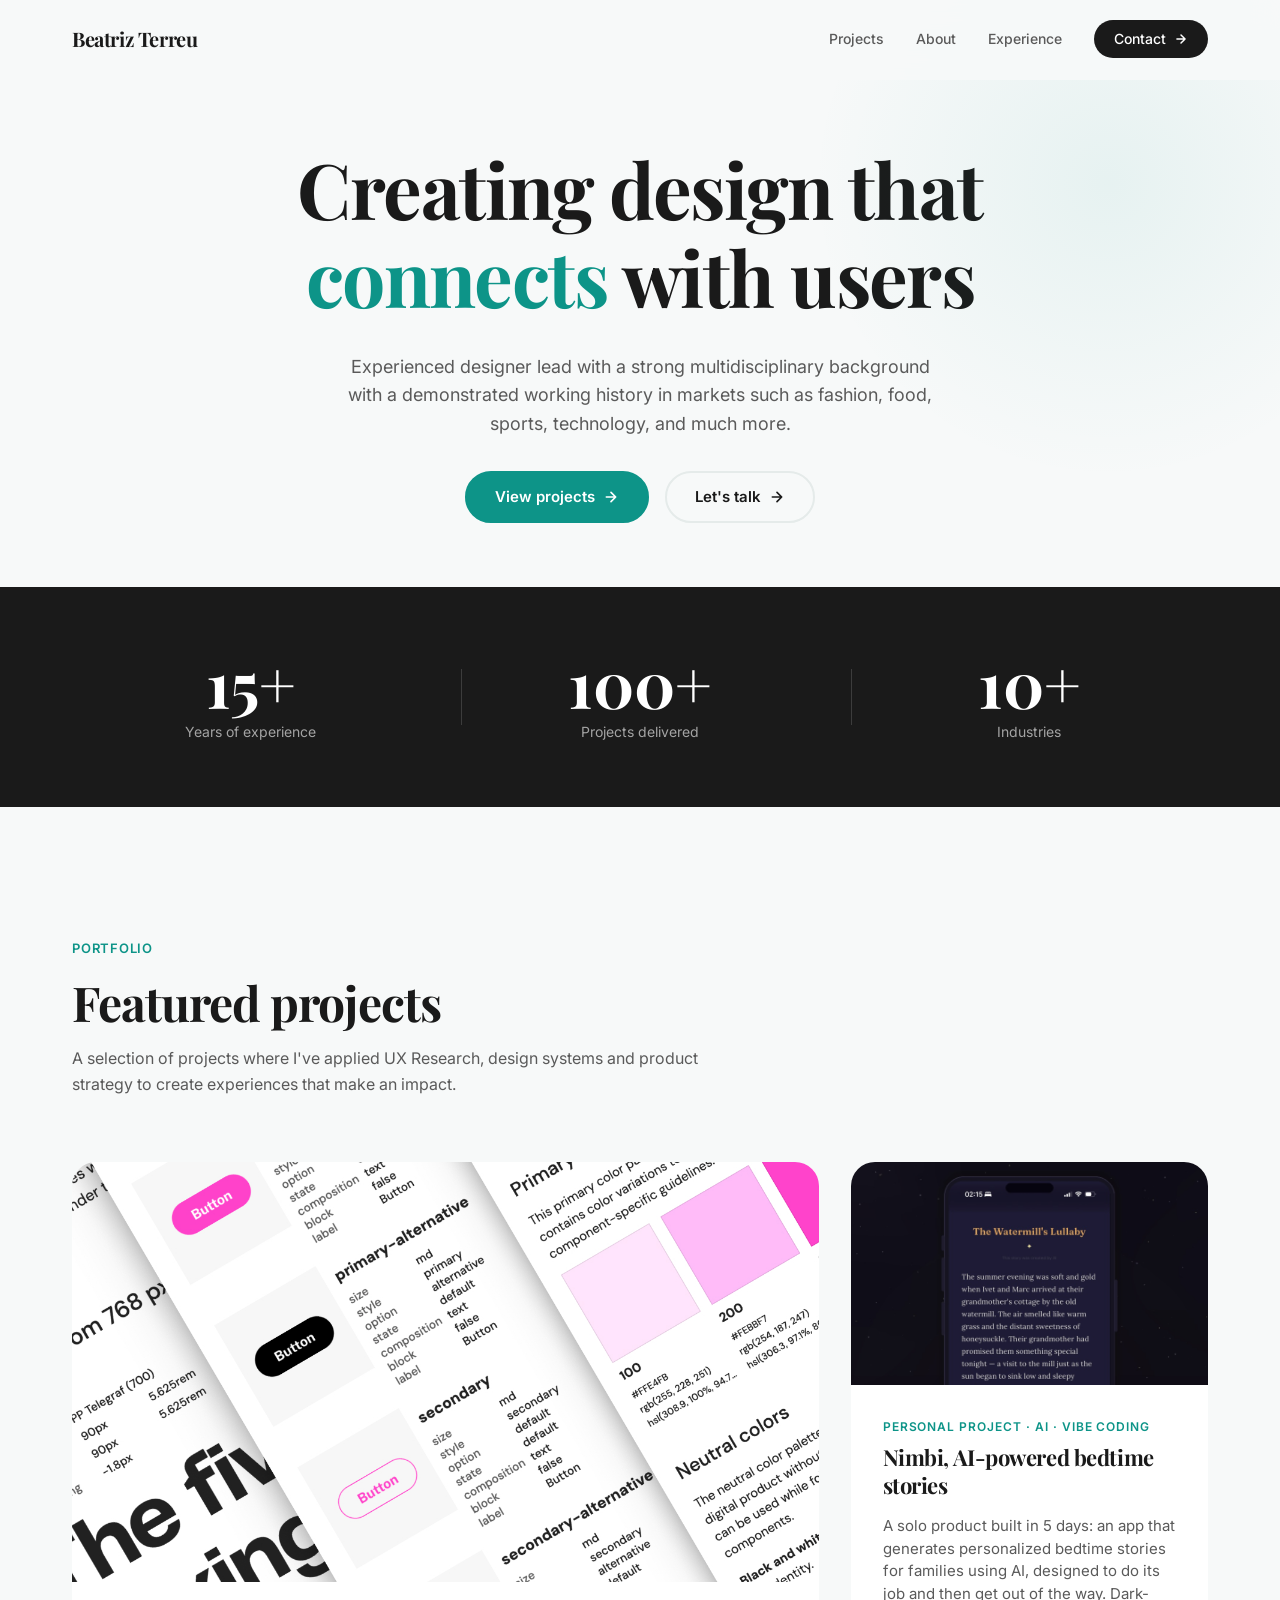
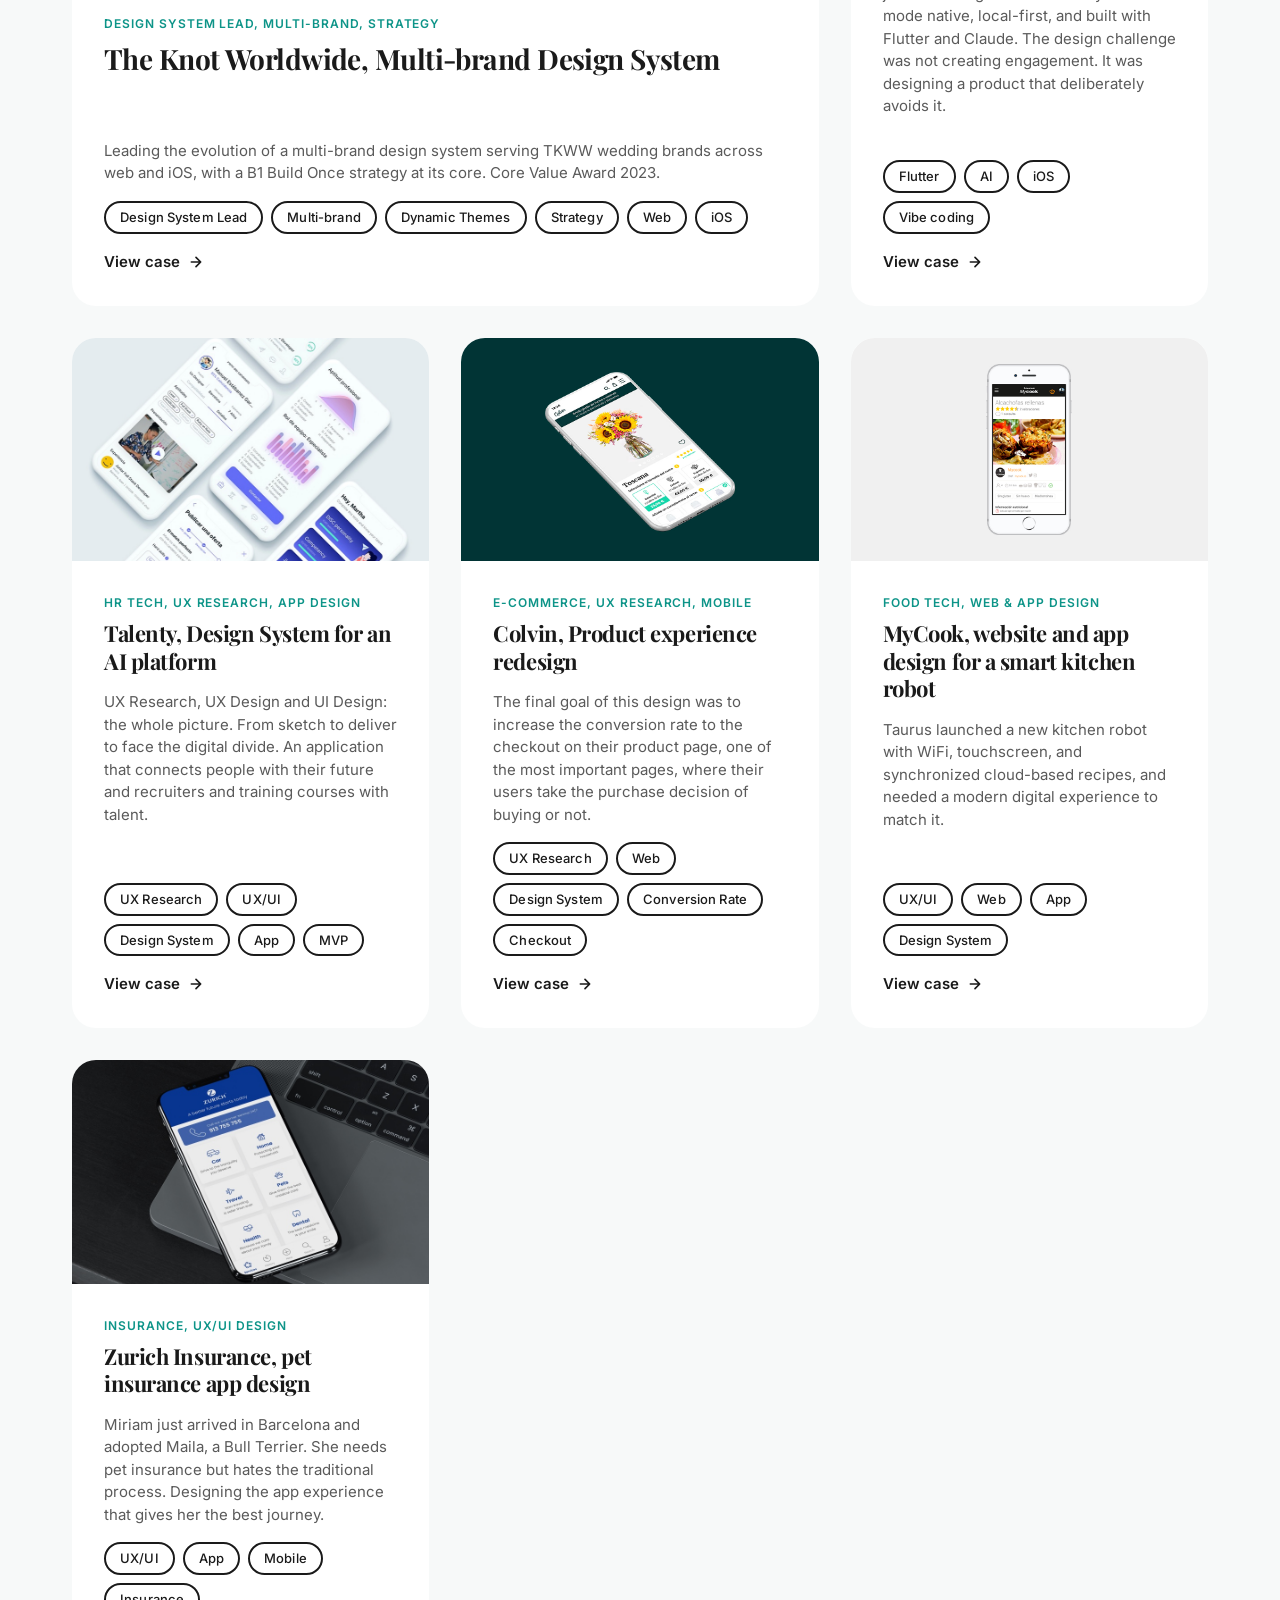
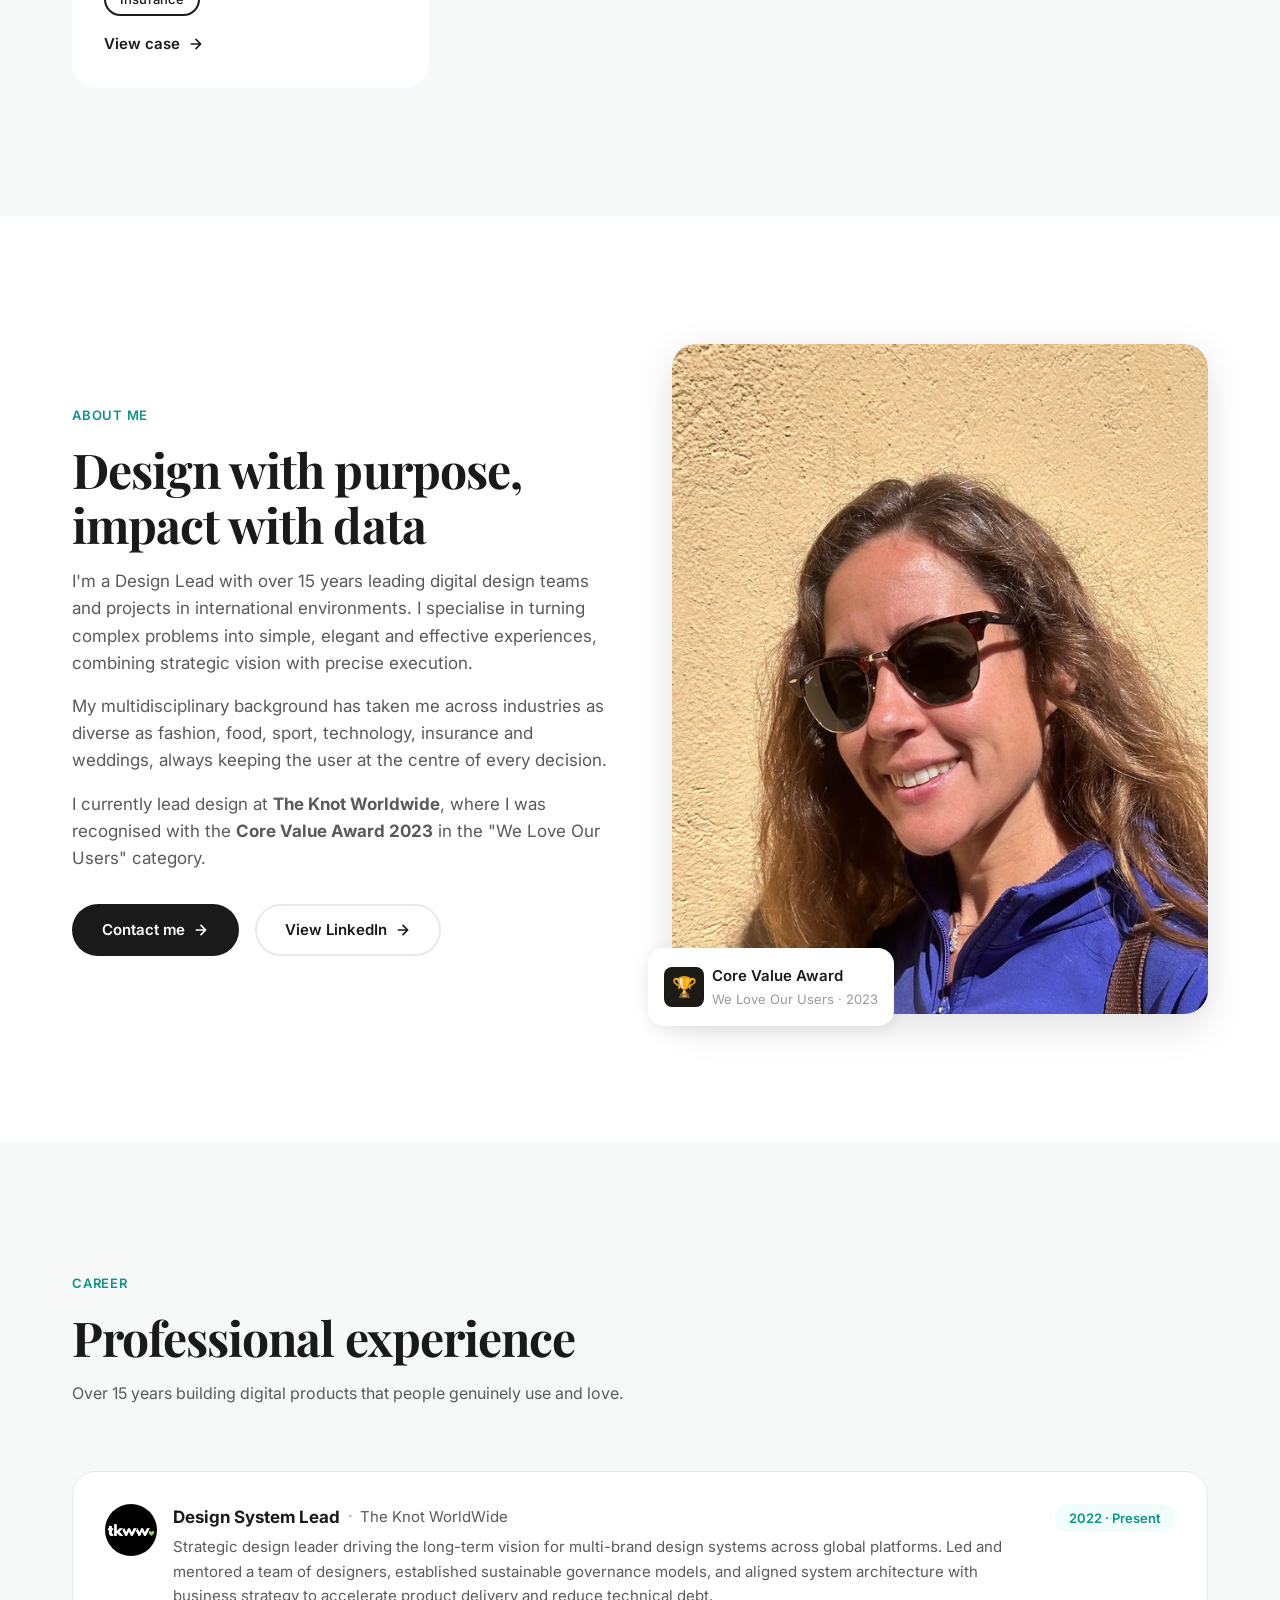
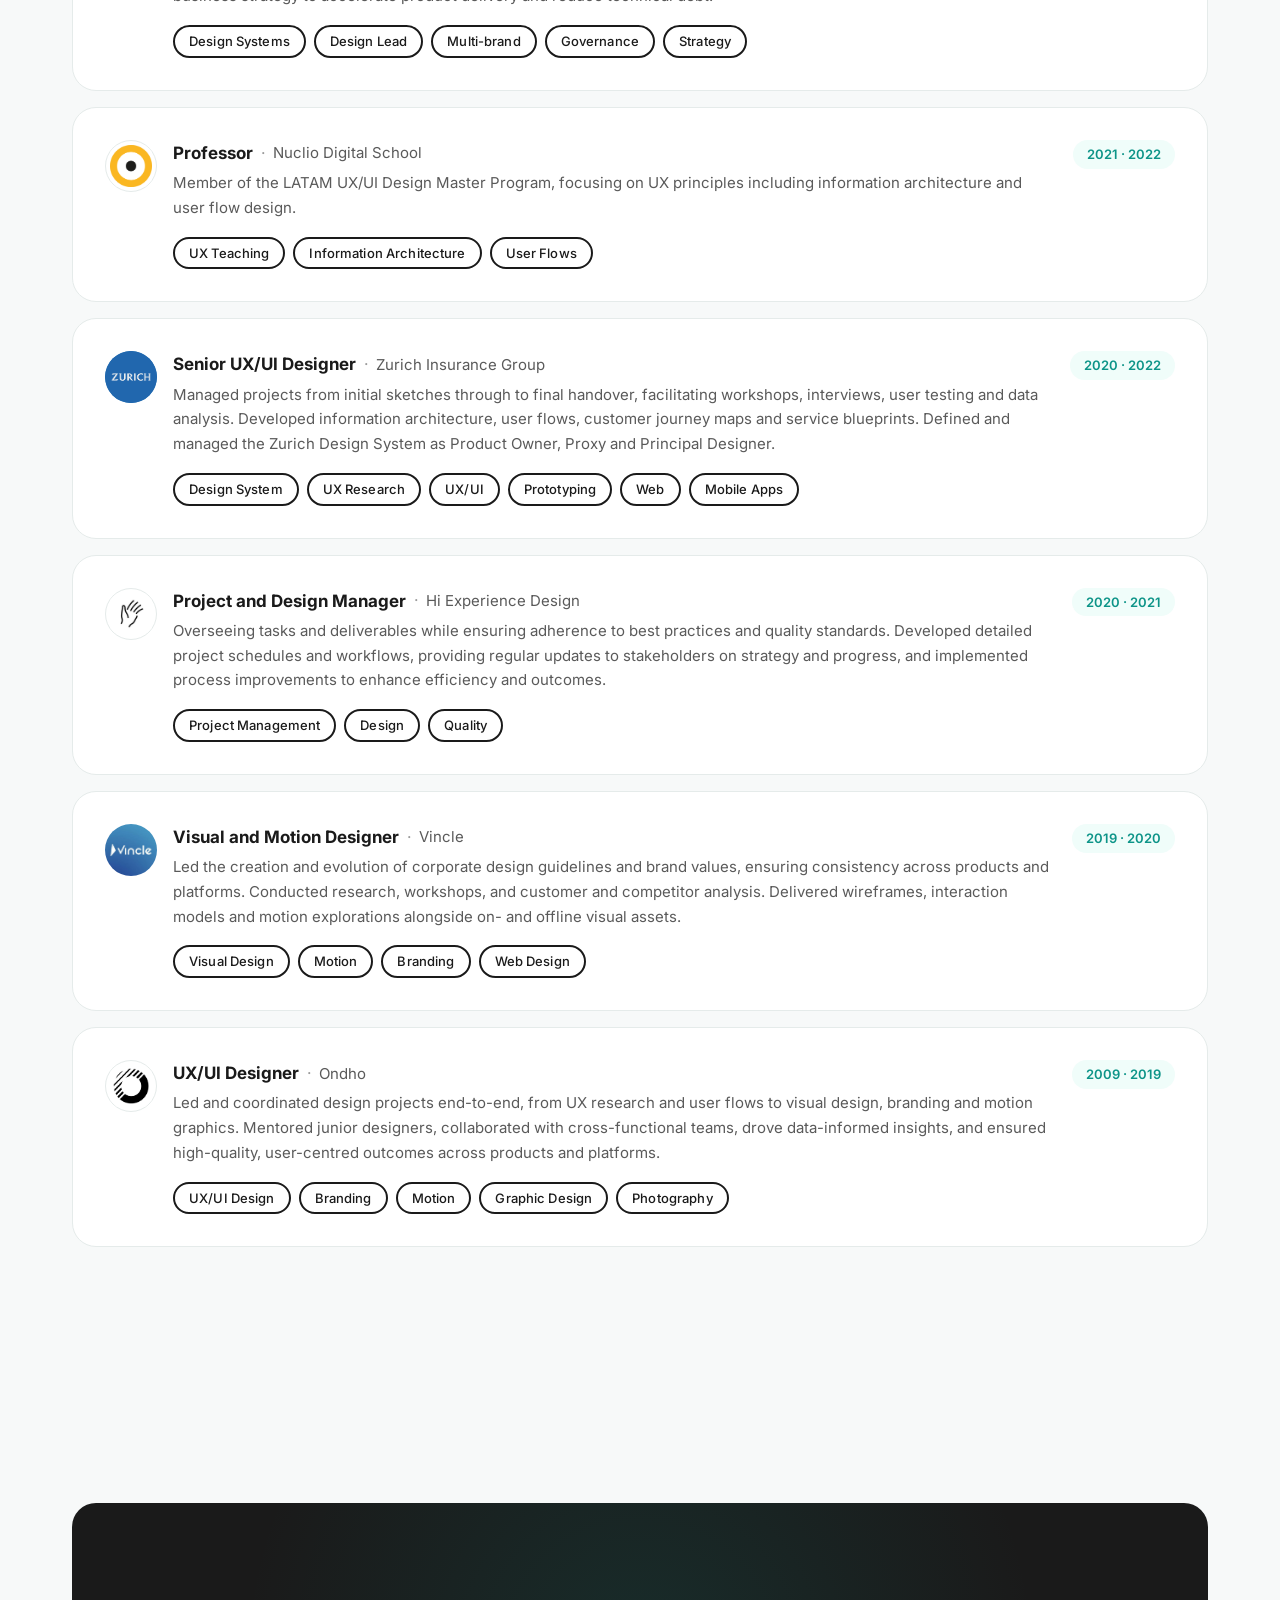
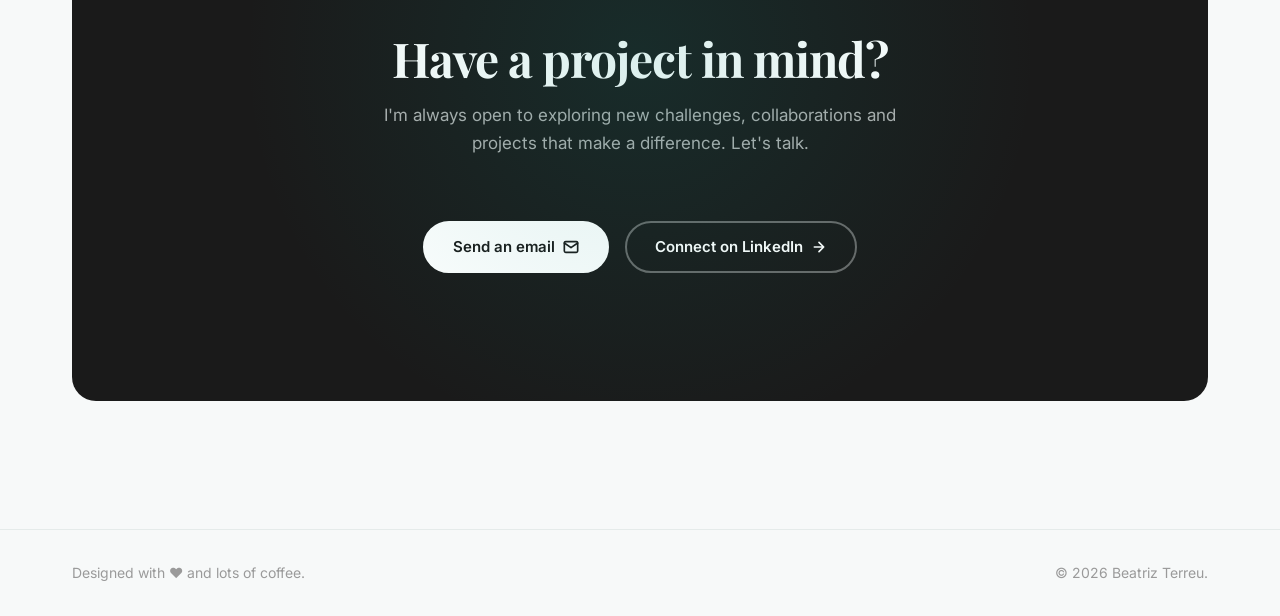
<file: index.html>
<!DOCTYPE html>
<html lang="en">
<head>
  <meta charset="UTF-8" />
  <meta name="viewport" content="width=device-width, initial-scale=1.0" />
  <meta name="description" content="Beatriz Terreu, Design Lead with 15+ years of experience. Multidisciplinary background across fashion, food, sports, technology and more." />
  <meta name="keywords" content="Design Lead, UX Design, Design Systems, Product Design, Portfolio, Beatriz Terreu" />
  <meta property="og:title" content="Beatriz Terreu, Design Lead" />
  <meta property="og:description" content="Design Lead with 15+ years of experience and 100+ projects across fashion, food, sports, technology and more." />
  <meta property="og:type" content="website" />
  <meta property="og:url" content="https://beatrizterreu.github.io/portfolio/" />
  <meta property="og:image" content="https://beatrizterreu.github.io/portfolio/assets/images/about/bea-profile-web.jpg" />
  <meta property="og:image:width" content="800" />
  <meta property="og:image:height" content="800" />
  <meta name="twitter:card" content="summary_large_image" />
  <meta name="twitter:image" content="https://beatrizterreu.github.io/portfolio/assets/images/about/bea-profile-web.jpg" />
  <title>Beatriz Terreu</title>

  <link rel="preconnect" href="https://fonts.googleapis.com" />
  <link rel="preconnect" href="https://fonts.gstatic.com" crossorigin />
  <link href="https://fonts.googleapis.com/css2?family=Inter:wght@400;500;600;700&family=Playfair+Display:ital,wght@0,700;0,800;1,700&display=swap" rel="stylesheet" />
  <link rel="stylesheet" href="styles/main.css" />
  <link rel="icon" href="data:image/svg+xml,<svg xmlns='http://www.w3.org/2000/svg' viewBox='0 0 32 32'><rect width='32' height='32' rx='8' fill='%231A1A1A'/><text x='50%' y='56%' dominant-baseline='middle' text-anchor='middle' font-family='serif' font-size='16' font-weight='bold' fill='%230D9488'>BT</text></svg>" />
</head>
<body>

  <!-- ======= NAVIGATION ======= -->
  <nav class="nav" id="navbar" role="navigation" aria-label="Main navigation">
    <div class="container">
      <div class="nav__inner">
        <a href="index.html" class="nav__logo" aria-label="Beatriz Terreu, home">Beatriz Terreu</a>
        <ul class="nav__links" role="list">
          <li><a href="#projects" class="nav__link">Projects</a></li>
          <li><a href="#about" class="nav__link">About</a></li>
          <li><a href="#experience" class="nav__link">Experience</a></li>
          <li>
            <a href="mailto:bterreu@gmail.com" class="nav__cta">
              Contact
              <svg width="14" height="14" viewBox="0 0 24 24" fill="none" stroke="currentColor" stroke-width="2.5" stroke-linecap="round" stroke-linejoin="round" aria-hidden="true"><path d="M5 12h14M12 5l7 7-7 7"/></svg>
            </a>
          </li>
        </ul>
        <button class="nav__hamburger" id="hamburger" aria-label="Menu" aria-expanded="false" aria-controls="mobile-nav">
          <span></span><span></span><span></span>
        </button>
      </div>
    </div>
    <div class="nav__mobile" id="mobile-nav" role="menu">
      <a href="#projects" class="nav__link" role="menuitem">Projects</a>
      <a href="#about" class="nav__link" role="menuitem">About</a>
      <a href="#experience" class="nav__link" role="menuitem">Experience</a>
      <a href="mailto:bterreu@gmail.com" class="nav__cta" style="align-self:flex-start;" role="menuitem">Contact</a>
    </div>
  </nav>

  <!-- ======= HERO ======= -->
  <section class="hero">
    <div class="container">
      <div class="hero__inner">
        <div class="hero__content">
          <h1 class="hero__title">
            Creating design that<br/>
            <em>connects</em> with users
          </h1>
          <p class="hero__subtitle">
            Experienced designer lead with a strong multidisciplinary background with a demonstrated working history in markets such as fashion, food, sports, technology, and much more.
          </p>
          <div class="hero__actions">
            <a href="#projects" class="btn btn-primary">
              View projects
              <svg width="16" height="16" viewBox="0 0 24 24" fill="none" stroke="currentColor" stroke-width="2.5" stroke-linecap="round" stroke-linejoin="round" aria-hidden="true"><path d="M5 12h14M12 5l7 7-7 7"/></svg>
            </a>
            <a href="#contact" class="btn btn-secondary">
              Let's talk
              <svg width="16" height="16" viewBox="0 0 24 24" fill="none" stroke="currentColor" stroke-width="2.5" stroke-linecap="round" stroke-linejoin="round" aria-hidden="true"><path d="M5 12h14M12 5l7 7-7 7"/></svg>
            </a>
          </div>
        </div>


      </div>
    </div>
  </section>

  <!-- ======= METRICS STRIP ======= -->
  <section class="metrics" aria-label="Experience metrics">
    <div class="container">
      <div class="metrics__grid" style="grid-template-columns: repeat(3, 1fr);">
        <div class="metric reveal">
          <span class="metric__number">15+</span>
          <span class="metric__label">Years of experience</span>
        </div>
        <div class="metric reveal reveal-delay-1">
          <span class="metric__number">100+</span>
          <span class="metric__label">Projects delivered</span>
        </div>
        <div class="metric reveal reveal-delay-2">
          <span class="metric__number">10+</span>
          <span class="metric__label">Industries</span>
        </div>
      </div>
    </div>
  </section>

  <!-- ======= FEATURED PROJECTS ======= -->
  <section class="section" id="projects" aria-label="Featured projects">
    <div class="container">
      <div class="section-header reveal">
        <span class="section-tag">Portfolio</span>
        <h2>Featured projects</h2>
        <p>A selection of projects where I've applied UX Research, design systems and product strategy to create experiences that make an impact.</p>
      </div>

      <div class="projects-grid">

        <!-- TKWW / ODS, Featured -->
        <article class="project-card project-card--featured reveal" onclick="location.href='projects/tkww.html'" aria-label="View The Knot Worldwide project">
          <div class="project-card__image">
            <img src="assets/images/tkww/ods-card.jpg" alt="Multi-brand Design System, The Knot Worldwide" style="width:100%; height:100%; object-fit:cover; display:block;" loading="lazy" />
          </div>
          <div class="project-card__content">
            <div class="project-card__category">Design System Lead, Multi-brand, Strategy</div>
            <h3 class="project-card__title">The Knot Worldwide, Multi-brand Design System</h3>
            <p class="project-card__desc">Leading the evolution of a multi-brand design system serving TKWW wedding brands across web and iOS, with a B1 Build Once strategy at its core. Core Value Award 2023.</p>
            <div class="project-card__tags">
              <span class="tag">Design System Lead</span>
              <span class="tag">Multi-brand</span>
              <span class="tag">Dynamic Themes</span>
              <span class="tag">Strategy</span>
              <span class="tag">Web</span>
              <span class="tag">iOS</span>
            </div>
            <a href="projects/tkww.html" class="project-card__link" tabindex="-1" aria-hidden="true">
              View case
              <svg width="16" height="16" viewBox="0 0 24 24" fill="none" stroke="currentColor" stroke-width="2.5" stroke-linecap="round" stroke-linejoin="round"><path d="M5 12h14M12 5l7 7-7 7"/></svg>
            </a>
          </div>
        </article>

        <!-- Nimbi, personal project -->
        <article class="project-card project-card--small reveal reveal-delay-1" onclick="location.href='projects/nimbi.html'" aria-label="View Nimbi project">
          <div class="project-card__image" style="background:#0D0B14;">
            <img src="assets/images/nimbi/nimbi-card.jpg" alt="Nimbi, AI bedtime stories app" loading="lazy" style="width:100%; height:100%; object-fit:cover; display:block;" />
          </div>
          <div class="project-card__content">
            <div class="project-card__category">Personal project · AI · Vibe coding</div>
            <h3 class="project-card__title">Nimbi, AI-powered bedtime stories</h3>
            <p class="project-card__desc">A solo product built in 5 days: an app that generates personalized bedtime stories for families using AI, designed to do its job and then get out of the way. Dark-mode native, local-first, and built with Flutter and Claude. The design challenge was not creating engagement. It was designing a product that deliberately avoids it.</p>
            <div class="project-card__tags">
              <span class="tag">Flutter</span>
              <span class="tag">AI</span>
              <span class="tag">iOS</span>
              <span class="tag">Vibe coding</span>
            </div>
            <a href="projects/nimbi.html" class="project-card__link" tabindex="-1" aria-hidden="true">
              View case
              <svg width="16" height="16" viewBox="0 0 24 24" fill="none" stroke="currentColor" stroke-width="2.5" stroke-linecap="round" stroke-linejoin="round"><path d="M5 12h14M12 5l7 7-7 7"/></svg>
            </a>
          </div>
        </article>

        <!-- Talenty, Small -->
        <article class="project-card project-card--small reveal" onclick="location.href='projects/talenty.html'" aria-label="View Talenty project">
          <div class="project-card__image">
            <img src="assets/images/talenty/img_talenty.jpg" alt="Talenty" style="width:100%; height:100%; object-fit:cover; display:block;" />
          </div>
          <div class="project-card__content">
            <div class="project-card__category">HR Tech, UX Research, App Design</div>
            <h3 class="project-card__title">Talenty, Design System for an AI platform</h3>
            <p class="project-card__desc">UX Research, UX Design and UI Design: the whole picture. From sketch to deliver to face the digital divide. An application that connects people with their future and recruiters and training courses with talent.</p>
            <div class="project-card__tags">
              <span class="tag">UX Research</span>
              <span class="tag">UX/UI</span>
              <span class="tag">Design System</span>
              <span class="tag">App</span>
              <span class="tag">MVP</span>
            </div>
            <a href="projects/talenty.html" class="project-card__link" tabindex="-1" aria-hidden="true">
              View case
              <svg width="16" height="16" viewBox="0 0 24 24" fill="none" stroke="currentColor" stroke-width="2.5" stroke-linecap="round" stroke-linejoin="round"><path d="M5 12h14M12 5l7 7-7 7"/></svg>
            </a>
          </div>
        </article>

        <!-- Colvin, Third -->
        <article class="project-card project-card--small reveal" onclick="location.href='projects/colvin.html'" aria-label="View Colvin project">
          <div class="project-card__image" style="background:#013435;">
            <img src="assets/images/colvin/portada-colvin.jpg" alt="Colvin" style="width:100%; height:100%; object-fit:contain; display:block; padding: 12px 8px;" />
          </div>
          <div class="project-card__content">
            <div class="project-card__category">E-commerce, UX Research, Mobile</div>
            <h3 class="project-card__title">Colvin, Product experience redesign</h3>
            <p class="project-card__desc">The final goal of this design was to increase the conversion rate to the checkout on their product page, one of the most important pages, where their users take the purchase decision of buying or not.</p>
            <div class="project-card__tags">
              <span class="tag">UX Research</span>
              <span class="tag">Web</span>
              <span class="tag">Design System</span>
              <span class="tag">Conversion Rate</span>
              <span class="tag">Checkout</span>
            </div>
            <a href="projects/colvin.html" class="project-card__link" tabindex="-1" aria-hidden="true">
              View case
              <svg width="16" height="16" viewBox="0 0 24 24" fill="none" stroke="currentColor" stroke-width="2.5" stroke-linecap="round" stroke-linejoin="round"><path d="M5 12h14M12 5l7 7-7 7"/></svg>
            </a>
          </div>
        </article>

        <!-- MyCook, Fourth -->
        <article class="project-card project-card--small reveal reveal-delay-1" onclick="location.href='projects/mycook.html'" aria-label="View MyCook project">
          <div class="project-card__image" style="background:#f0f0f0;">
            <img src="assets/images/mycook/portada-mycook.jpg" alt="MyCook app recipe detail screen" loading="lazy" style="width:100%; height:100%; object-fit:contain; display:block; padding: 12px 8px;" />
          </div>
          <div class="project-card__content">
            <div class="project-card__category">Food Tech, Web &amp; App Design</div>
            <h3 class="project-card__title">MyCook, website and app design for a smart kitchen robot</h3>
            <p class="project-card__desc">Taurus launched a new kitchen robot with WiFi, touchscreen, and synchronized cloud-based recipes, and needed a modern digital experience to match it.</p>
            <div class="project-card__tags">
              <span class="tag">UX/UI</span>
              <span class="tag">Web</span>
              <span class="tag">App</span>
              <span class="tag">Design System</span>
            </div>
            <a href="projects/mycook.html" class="project-card__link" tabindex="-1" aria-hidden="true">
              View case
              <svg width="16" height="16" viewBox="0 0 24 24" fill="none" stroke="currentColor" stroke-width="2.5" stroke-linecap="round" stroke-linejoin="round"><path d="M5 12h14M12 5l7 7-7 7"/></svg>
            </a>
          </div>
        </article>

        <!-- Zurich, Full width last -->
        <article class="project-card project-card--small project-card--soft-zoom reveal reveal-delay-2" onclick="location.href='projects/zurich.html'" aria-label="View Zurich project">
          <div class="project-card__image" style="background:#1d1e20;">
            <img src="assets/images/zurich/portada-zurich.jpg" alt="Zurich Insurance app on iPhone" loading="lazy" style="width:100%; height:100%; object-fit:cover; display:block;" />
          </div>
          <div class="project-card__content">
            <div class="project-card__category">Insurance, UX/UI Design</div>
            <h3 class="project-card__title">Zurich Insurance, pet insurance app design</h3>
            <p class="project-card__desc">Miriam just arrived in Barcelona and adopted Maila, a Bull Terrier. She needs pet insurance but hates the traditional process. Designing the app experience that gives her the best journey.</p>
            <div class="project-card__tags">
              <span class="tag">UX/UI</span>
              <span class="tag">App</span>
              <span class="tag">Mobile</span>
              <span class="tag">Insurance</span>
            </div>
            <a href="projects/zurich.html" class="project-card__link" tabindex="-1" aria-hidden="true">
              View case
              <svg width="16" height="16" viewBox="0 0 24 24" fill="none" stroke="currentColor" stroke-width="2.5" stroke-linecap="round" stroke-linejoin="round"><path d="M5 12h14M12 5l7 7-7 7"/></svg>
            </a>
          </div>
        </article>


      </div>
    </div>
  </section>

  <!-- ======= ABOUT ======= -->
  <section class="section" id="about" style="background: var(--color-surface);">
    <div class="container">
      <div class="about__grid">
        <div class="about__content">
          <span class="section-tag reveal">About me</span>
          <h2 class="reveal">Design with purpose,<br/>impact with data</h2>
          <div class="reveal reveal-delay-1">
            <p>I'm a Design Lead with over 15 years leading digital design teams and projects in international environments. I specialise in turning complex problems into simple, elegant and effective experiences, combining strategic vision with precise execution.</p>
            <p>My multidisciplinary background has taken me across industries as diverse as fashion, food, sport, technology, insurance and weddings, always keeping the user at the centre of every decision.</p>
            <p>I currently lead design at <strong>The Knot Worldwide</strong>, where I was recognised with the <strong>Core Value Award 2023</strong> in the "We Love Our Users" category.</p>
          </div>

          <div class="hero__actions mt-lg reveal reveal-delay-2" style="justify-content: flex-start;">
            <a href="mailto:bterreu@gmail.com" class="btn btn-dark">Contact me
              <svg width="16" height="16" viewBox="0 0 24 24" fill="none" stroke="currentColor" stroke-width="2.5" stroke-linecap="round" stroke-linejoin="round" aria-hidden="true"><path d="M5 12h14M12 5l7 7-7 7"/></svg>
            </a>
            <a href="https://www.linkedin.com/in/beatrizterreu/" target="_blank" rel="noopener noreferrer" class="btn btn-secondary">View LinkedIn
              <svg width="16" height="16" viewBox="0 0 24 24" fill="none" stroke="currentColor" stroke-width="2.5" stroke-linecap="round" stroke-linejoin="round" aria-hidden="true"><path d="M5 12h14M12 5l7 7-7 7"/></svg>
            </a>
          </div>
        </div>

        <div class="about__visual">
          <div class="about__card-main" style="background:none;">
            <img src="assets/images/about/bea-profile-web.jpg" alt="Beatriz Terreu, Design System Lead" style="width:100%; height:100%; object-fit:cover; object-position:center top; display:block;" loading="lazy" />
          </div>
          <div class="about__card-float about__card-float--award">
            <div class="award-icon">🏆</div>
            <div>
              <strong>Core Value Award</strong>
              <span>We Love Our Users · 2023</span>
            </div>
          </div>
        </div>
      </div>
    </div>
  </section>

  <!-- ======= EXPERIENCE ======= -->
  <section class="section" id="experience">
    <div class="container">
      <div class="section-header reveal">
        <span class="section-tag">Career</span>
        <h2>Professional experience</h2>
        <p>Over 15 years building digital products that people genuinely use and love.</p>
      </div>

      <div style="display: flex; flex-direction: column; gap: var(--space-md);">

        <!-- 1. The Knot WorldWide -->
        <div class="career-card reveal" style="background: var(--color-surface); border-radius: var(--radius-xl); padding: var(--space-xl); border: 1px solid var(--color-border);">
          <div class="career-grid" style="display: grid; grid-template-columns: auto 1fr auto; gap: var(--space-lg); align-items: start;">
            <div style="width:52px; height:52px; background:#000; border-radius:50%; display:flex; align-items:center; justify-content:center; flex-shrink:0; overflow:hidden;">
              <img src="assets/images/experience/The Knot Worldwide logo.avif" alt="The Knot WorldWide" style="width:100%;height:100%;object-fit:cover;" onerror="this.style.display='none';this.nextElementSibling.style.display='block'"><span style="display:none;font-size:1.5rem;">💍</span>
            </div>
            <div class="career-body">
              <div class="career-title-row" style="display:flex; align-items:center; gap:var(--space-sm); flex-wrap:wrap; margin-bottom:0.375rem;">
                <span style="font-size:1.0625rem; font-weight:700; color:var(--color-primary);">Design System Lead</span>
                <span class="career-sep" style="color:var(--color-muted);">·</span>
                <span style="font-size:0.9375rem; color:var(--color-secondary);">The Knot WorldWide</span>
              </div>
              <p class="career-desc" style="font-size:0.9375rem; color:var(--color-secondary); max-width:100%; line-height:1.65; margin-bottom: var(--space-lg);">Strategic design leader driving the long-term vision for multi-brand design systems across global platforms. Led and mentored a team of designers, established sustainable governance models, and aligned system architecture with business strategy to accelerate product delivery and reduce technical debt.</p>
              <div class="career-chips" style="display:flex; flex-wrap:wrap; gap:var(--space-sm);">
                <span class="tag">Design Systems</span>
                <span class="tag">Design Lead</span>
                <span class="tag">Multi-brand</span>
                <span class="tag">Governance</span>
                <span class="tag">Strategy</span>
              </div>
            </div>
            <div class="career-date" style="text-align:right; flex-shrink:0;">
              <span style="display:inline-block; padding:0.25rem 0.875rem; background:var(--color-tag-bg); color:var(--color-accent); border-radius:var(--radius-full); font-size:0.8125rem; font-weight:600; white-space:nowrap;">2022 · Present</span>
            </div>
          </div>
        </div>

        <!-- 2. Nuclio Digital School -->
        <div class="career-card reveal reveal-delay-1" style="background: var(--color-surface); border-radius: var(--radius-xl); padding: var(--space-xl); border: 1px solid var(--color-border);">
          <div class="career-grid" style="display: grid; grid-template-columns: auto 1fr auto; gap: var(--space-lg); align-items: start;">
            <div style="width:52px; height:52px; background:#fff; border-radius:50%; display:flex; align-items:center; justify-content:center; flex-shrink:0; border:1px solid var(--color-border); overflow:hidden; padding:4px;">
              <img src="assets/images/experience/nuclio.png" alt="Nuclio Digital School" style="width:100%;height:100%;object-fit:contain;" onerror="this.style.display='none';this.nextElementSibling.style.display='block'"><span style="display:none;font-size:1.5rem;">🎓</span>
            </div>
            <div class="career-body">
              <div class="career-title-row" style="display:flex; align-items:center; gap:var(--space-sm); flex-wrap:wrap; margin-bottom:0.375rem;">
                <span style="font-size:1.0625rem; font-weight:700; color:var(--color-primary);">Professor</span>
                <span class="career-sep" style="color:var(--color-muted);">·</span>
                <span style="font-size:0.9375rem; color:var(--color-secondary);">Nuclio Digital School</span>
              </div>
              <p class="career-desc" style="font-size:0.9375rem; color:var(--color-secondary); max-width:100%; line-height:1.65; margin-bottom: var(--space-lg);">Member of the LATAM UX/UI Design Master Program, focusing on UX principles including information architecture and user flow design.</p>
              <div class="career-chips" style="display:flex; flex-wrap:wrap; gap:var(--space-sm);">
                <span class="tag">UX Teaching</span>
                <span class="tag">Information Architecture</span>
                <span class="tag">User Flows</span>
              </div>
            </div>
            <div class="career-date" style="text-align:right; flex-shrink:0;">
              <span style="display:inline-block; padding:0.25rem 0.875rem; background:var(--color-tag-bg); color:var(--color-accent); border-radius:var(--radius-full); font-size:0.8125rem; font-weight:600; white-space:nowrap;">2021 · 2022</span>
            </div>
          </div>
        </div>

        <!-- 3. Zurich Insurance Group -->
        <div class="career-card reveal reveal-delay-2" style="background: var(--color-surface); border-radius: var(--radius-xl); padding: var(--space-xl); border: 1px solid var(--color-border);">
          <div class="career-grid" style="display: grid; grid-template-columns: auto 1fr auto; gap: var(--space-lg); align-items: start;">
            <div style="width:52px; height:52px; background:#1E6EB3; border-radius:50%; display:flex; align-items:center; justify-content:center; flex-shrink:0; overflow:hidden;">
              <img src="assets/images/experience/zurich-logo.webp" alt="Zurich Insurance Group" style="width:100%;height:100%;object-fit:cover;" onerror="this.style.display='none';this.nextElementSibling.style.display='block'"><span style="display:none;font-size:1.5rem;">🛡️</span>
            </div>
            <div class="career-body">
              <div class="career-title-row" style="display:flex; align-items:center; gap:var(--space-sm); flex-wrap:wrap; margin-bottom:0.375rem;">
                <span style="font-size:1.0625rem; font-weight:700; color:var(--color-primary);">Senior UX/UI Designer</span>
                <span class="career-sep" style="color:var(--color-muted);">·</span>
                <span style="font-size:0.9375rem; color:var(--color-secondary);">Zurich Insurance Group</span>
              </div>
              <p class="career-desc" style="font-size:0.9375rem; color:var(--color-secondary); max-width:100%; line-height:1.65; margin-bottom: var(--space-lg);">Managed projects from initial sketches through to final handover, facilitating workshops, interviews, user testing and data analysis. Developed information architecture, user flows, customer journey maps and service blueprints. Defined and managed the Zurich Design System as Product Owner, Proxy and Principal Designer.</p>
              <div class="career-chips" style="display:flex; flex-wrap:wrap; gap:var(--space-sm);">
                <span class="tag">Design System</span>
                <span class="tag">UX Research</span>
                <span class="tag">UX/UI</span>
                <span class="tag">Prototyping</span>
                <span class="tag">Web</span>
                <span class="tag">Mobile Apps</span>
              </div>
            </div>
            <div class="career-date" style="text-align:right; flex-shrink:0;">
              <span style="display:inline-block; padding:0.25rem 0.875rem; background:var(--color-tag-bg); color:var(--color-accent); border-radius:var(--radius-full); font-size:0.8125rem; font-weight:600; white-space:nowrap;">2020 · 2022</span>
            </div>
          </div>
        </div>

        <!-- 4. Hi Experience Design -->
        <div class="career-card reveal reveal-delay-3" style="background: var(--color-surface); border-radius: var(--radius-xl); padding: var(--space-xl); border: 1px solid var(--color-border);">
          <div class="career-grid" style="display: grid; grid-template-columns: auto 1fr auto; gap: var(--space-lg); align-items: start;">
            <div style="width:52px; height:52px; background:#fff; border-radius:50%; display:flex; align-items:center; justify-content:center; flex-shrink:0; border:1px solid var(--color-border); overflow:hidden; padding:4px;">
              <img src="assets/images/experience/hi experience.jpg" alt="Hi Experience Design" style="width:100%;height:100%;object-fit:contain;" onerror="this.style.display='none';this.nextElementSibling.style.display='block'"><span style="display:none;font-size:1.5rem;">🎨</span>
            </div>
            <div class="career-body">
              <div class="career-title-row" style="display:flex; align-items:center; gap:var(--space-sm); flex-wrap:wrap; margin-bottom:0.375rem;">
                <span style="font-size:1.0625rem; font-weight:700; color:var(--color-primary);">Project and Design Manager</span>
                <span class="career-sep" style="color:var(--color-muted);">·</span>
                <span style="font-size:0.9375rem; color:var(--color-secondary);">Hi Experience Design</span>
              </div>
              <p class="career-desc" style="font-size:0.9375rem; color:var(--color-secondary); max-width:100%; line-height:1.65; margin-bottom: var(--space-lg);">Overseeing tasks and deliverables while ensuring adherence to best practices and quality standards. Developed detailed project schedules and workflows, providing regular updates to stakeholders on strategy and progress, and implemented process improvements to enhance efficiency and outcomes.</p>
              <div class="career-chips" style="display:flex; flex-wrap:wrap; gap:var(--space-sm);">
                <span class="tag">Project Management</span>
                <span class="tag">Design</span>
                <span class="tag">Quality</span>
              </div>
            </div>
            <div class="career-date" style="text-align:right; flex-shrink:0;">
              <span style="display:inline-block; padding:0.25rem 0.875rem; background:var(--color-tag-bg); color:var(--color-accent); border-radius:var(--radius-full); font-size:0.8125rem; font-weight:600; white-space:nowrap;">2020 · 2021</span>
            </div>
          </div>
        </div>

        <!-- 5. Vincle -->
        <div class="career-card reveal" style="background: var(--color-surface); border-radius: var(--radius-xl); padding: var(--space-xl); border: 1px solid var(--color-border);">
          <div class="career-grid" style="display: grid; grid-template-columns: auto 1fr auto; gap: var(--space-lg); align-items: start;">
            <div style="width:52px; height:52px; background:#fff; border-radius:50%; display:flex; align-items:center; justify-content:center; flex-shrink:0; overflow:hidden;">
              <img src="assets/images/experience/vincle.jpg" alt="Vincle" style="width:100%;height:100%;object-fit:cover;" onerror="this.style.display='none';this.nextElementSibling.style.display='block'"><span style="display:none;font-size:1.5rem;">🎬</span>
            </div>
            <div class="career-body">
              <div class="career-title-row" style="display:flex; align-items:center; gap:var(--space-sm); flex-wrap:wrap; margin-bottom:0.375rem;">
                <span style="font-size:1.0625rem; font-weight:700; color:var(--color-primary);">Visual and Motion Designer</span>
                <span class="career-sep" style="color:var(--color-muted);">·</span>
                <span style="font-size:0.9375rem; color:var(--color-secondary);">Vincle</span>
              </div>
              <p class="career-desc" style="font-size:0.9375rem; color:var(--color-secondary); max-width:100%; line-height:1.65; margin-bottom: var(--space-lg);">Led the creation and evolution of corporate design guidelines and brand values, ensuring consistency across products and platforms. Conducted research, workshops, and customer and competitor analysis. Delivered wireframes, interaction models and motion explorations alongside on- and offline visual assets.</p>
              <div class="career-chips" style="display:flex; flex-wrap:wrap; gap:var(--space-sm);">
                <span class="tag">Visual Design</span>
                <span class="tag">Motion</span>
                <span class="tag">Branding</span>
                <span class="tag">Web Design</span>
              </div>
            </div>
            <div class="career-date" style="text-align:right; flex-shrink:0;">
              <span style="display:inline-block; padding:0.25rem 0.875rem; background:var(--color-tag-bg); color:var(--color-accent); border-radius:var(--radius-full); font-size:0.8125rem; font-weight:600; white-space:nowrap;">2019 · 2020</span>
            </div>
          </div>
        </div>

        <!-- 6. Ondho -->
        <div class="career-card reveal reveal-delay-1" style="background: var(--color-surface); border-radius: var(--radius-xl); padding: var(--space-xl); border: 1px solid var(--color-border);">
          <div class="career-grid" style="display: grid; grid-template-columns: auto 1fr auto; gap: var(--space-lg); align-items: start;">
            <div style="width:52px; height:52px; background:#fff; border-radius:50%; display:flex; align-items:center; justify-content:center; flex-shrink:0; border:1px solid var(--color-border); overflow:hidden; padding:4px;">
              <img src="assets/images/experience/ondho.png" alt="Ondho" style="width:100%;height:100%;object-fit:contain;" onerror="this.style.display='none';this.nextElementSibling.style.display='block'"><span style="display:none;font-size:1.5rem;">💻</span>
            </div>
            <div class="career-body">
              <div class="career-title-row" style="display:flex; align-items:center; gap:var(--space-sm); flex-wrap:wrap; margin-bottom:0.375rem;">
                <span style="font-size:1.0625rem; font-weight:700; color:var(--color-primary);">UX/UI Designer</span>
                <span class="career-sep" style="color:var(--color-muted);">·</span>
                <span style="font-size:0.9375rem; color:var(--color-secondary);">Ondho</span>
              </div>
              <p class="career-desc" style="font-size:0.9375rem; color:var(--color-secondary); max-width:100%; line-height:1.65; margin-bottom: var(--space-lg);">Led and coordinated design projects end-to-end, from UX research and user flows to visual design, branding and motion graphics. Mentored junior designers, collaborated with cross-functional teams, drove data-informed insights, and ensured high-quality, user-centred outcomes across products and platforms.</p>
              <div class="career-chips" style="display:flex; flex-wrap:wrap; gap:var(--space-sm);">
                <span class="tag">UX/UI Design</span>
                <span class="tag">Branding</span>
                <span class="tag">Motion</span>
                <span class="tag">Graphic Design</span>
                <span class="tag">Photography</span>
              </div>
            </div>
            <div class="career-date" style="text-align:right; flex-shrink:0;">
              <span style="display:inline-block; padding:0.25rem 0.875rem; background:var(--color-tag-bg); color:var(--color-accent); border-radius:var(--radius-full); font-size:0.8125rem; font-weight:600; white-space:nowrap;">2009 · 2019</span>
            </div>
          </div>
        </div>

      </div>
    </div>
  </section>

  <!-- ======= CTA CONTACT ======= -->
  <div class="container">
    <div class="contact reveal" id="contact">
      <h2>Have a project in mind?</h2>
      <p>I'm always open to exploring new challenges, collaborations and projects that make a difference. Let's talk.</p>
      <div class="contact__actions">
        <a href="mailto:bterreu@gmail.com" class="btn btn-light">
          Send an email
          <svg width="16" height="16" viewBox="0 0 24 24" fill="none" stroke="currentColor" stroke-width="2.5" stroke-linecap="round" stroke-linejoin="round" aria-hidden="true"><path d="M4 4h16c1.1 0 2 .9 2 2v12c0 1.1-.9 2-2 2H4c-1.1 0-2-.9-2-2V6c0-1.1.9-2 2-2z"/><polyline points="22,6 12,13 2,6"/></svg>
        </a>
        <a href="https://www.linkedin.com/in/beatrizterreu/" target="_blank" rel="noopener noreferrer" class="btn btn-outline-light">
          Connect on LinkedIn
          <svg width="16" height="16" viewBox="0 0 24 24" fill="none" stroke="currentColor" stroke-width="2.5" stroke-linecap="round" stroke-linejoin="round" aria-hidden="true"><path d="M5 12h14M12 5l7 7-7 7"/></svg>
        </a>
      </div>
    </div>
  </div>

  <!-- ======= FOOTER ======= -->
  <footer class="footer" role="contentinfo">
    <div class="container">
      <div class="footer__inner">
        <span class="footer__copy">Designed with ♥ and lots of coffee.</span>
        <span class="footer__copy">© 2026 Beatriz Terreu.</span>
      </div>
    </div>
  </footer>

  <!-- ======= SCRIPTS ======= -->
  <script>
    const navbar = document.getElementById('navbar');
    window.addEventListener('scroll', () => {
      navbar.classList.toggle('scrolled', window.scrollY > 20);
    }, { passive: true });

    const hamburger = document.getElementById('hamburger');
    const mobileNav = document.getElementById('mobile-nav');
    hamburger.addEventListener('click', () => {
      const isOpen = hamburger.classList.toggle('open');
      mobileNav.classList.toggle('open', isOpen);
      hamburger.setAttribute('aria-expanded', isOpen);
    });

    mobileNav.querySelectorAll('a').forEach(link => {
      link.addEventListener('click', () => {
        hamburger.classList.remove('open');
        mobileNav.classList.remove('open');
        hamburger.setAttribute('aria-expanded', 'false');
      });
    });

    const revealElements = document.querySelectorAll('.reveal');
    const observer = new IntersectionObserver((entries) => {
      entries.forEach(entry => {
        if (entry.isIntersecting) {
          entry.target.classList.add('visible');
          observer.unobserve(entry.target);
        }
      });
    }, { threshold: 0.05, rootMargin: '0px 0px 0px 0px' });
    revealElements.forEach(el => observer.observe(el));

    // Fallback: force-show any element already in viewport on load
    setTimeout(() => {
      revealElements.forEach(el => {
        if (!el.classList.contains('visible')) {
          const rect = el.getBoundingClientRect();
          if (rect.top < window.innerHeight && rect.bottom > 0) {
            el.classList.add('visible');
          }
        }
      });
    }, 100);

    const metricsObserver = new IntersectionObserver((entries) => {
      entries.forEach(entry => {
        if (entry.isIntersecting) {
          const numbers = entry.target.querySelectorAll('.metric__number');
          numbers.forEach(num => {
            const text = num.textContent.trim();
            const match = text.match(/^(\+?)(\d+)(\+?)$/);
            if (match) {
              const pre  = match[1];
              const val  = parseInt(match[2]);
              const post = match[3];
              let frame = 0;
              const dur = 2000;
              const start = performance.now();
              const tick = (now) => {
                const p = Math.min((now - start) / dur, 1);
                const e = 1 - Math.pow(1 - p, 3);
                num.textContent = pre + Math.round(e * val) + post;
                if (p < 1) requestAnimationFrame(tick);
              };
              requestAnimationFrame(tick);
            }
          });
          metricsObserver.unobserve(entry.target);
        }
      });
    }, { threshold: 0.3 });

    const metricsSection = document.querySelector('.metrics');
    if (metricsSection) metricsObserver.observe(metricsSection);

    document.querySelectorAll('a[href^="#"]').forEach(anchor => {
      anchor.addEventListener('click', function(e) {
        const href = this.getAttribute('href');
        if (href === '#') return;
        e.preventDefault();
        const target = document.querySelector(href);
        if (target) {
          const offset = target.getBoundingClientRect().top + window.scrollY - 80;
          window.scrollTo({ top: offset, behavior: 'smooth' });
        }
      });
    });
  </script>
</body>
</html>
</file>
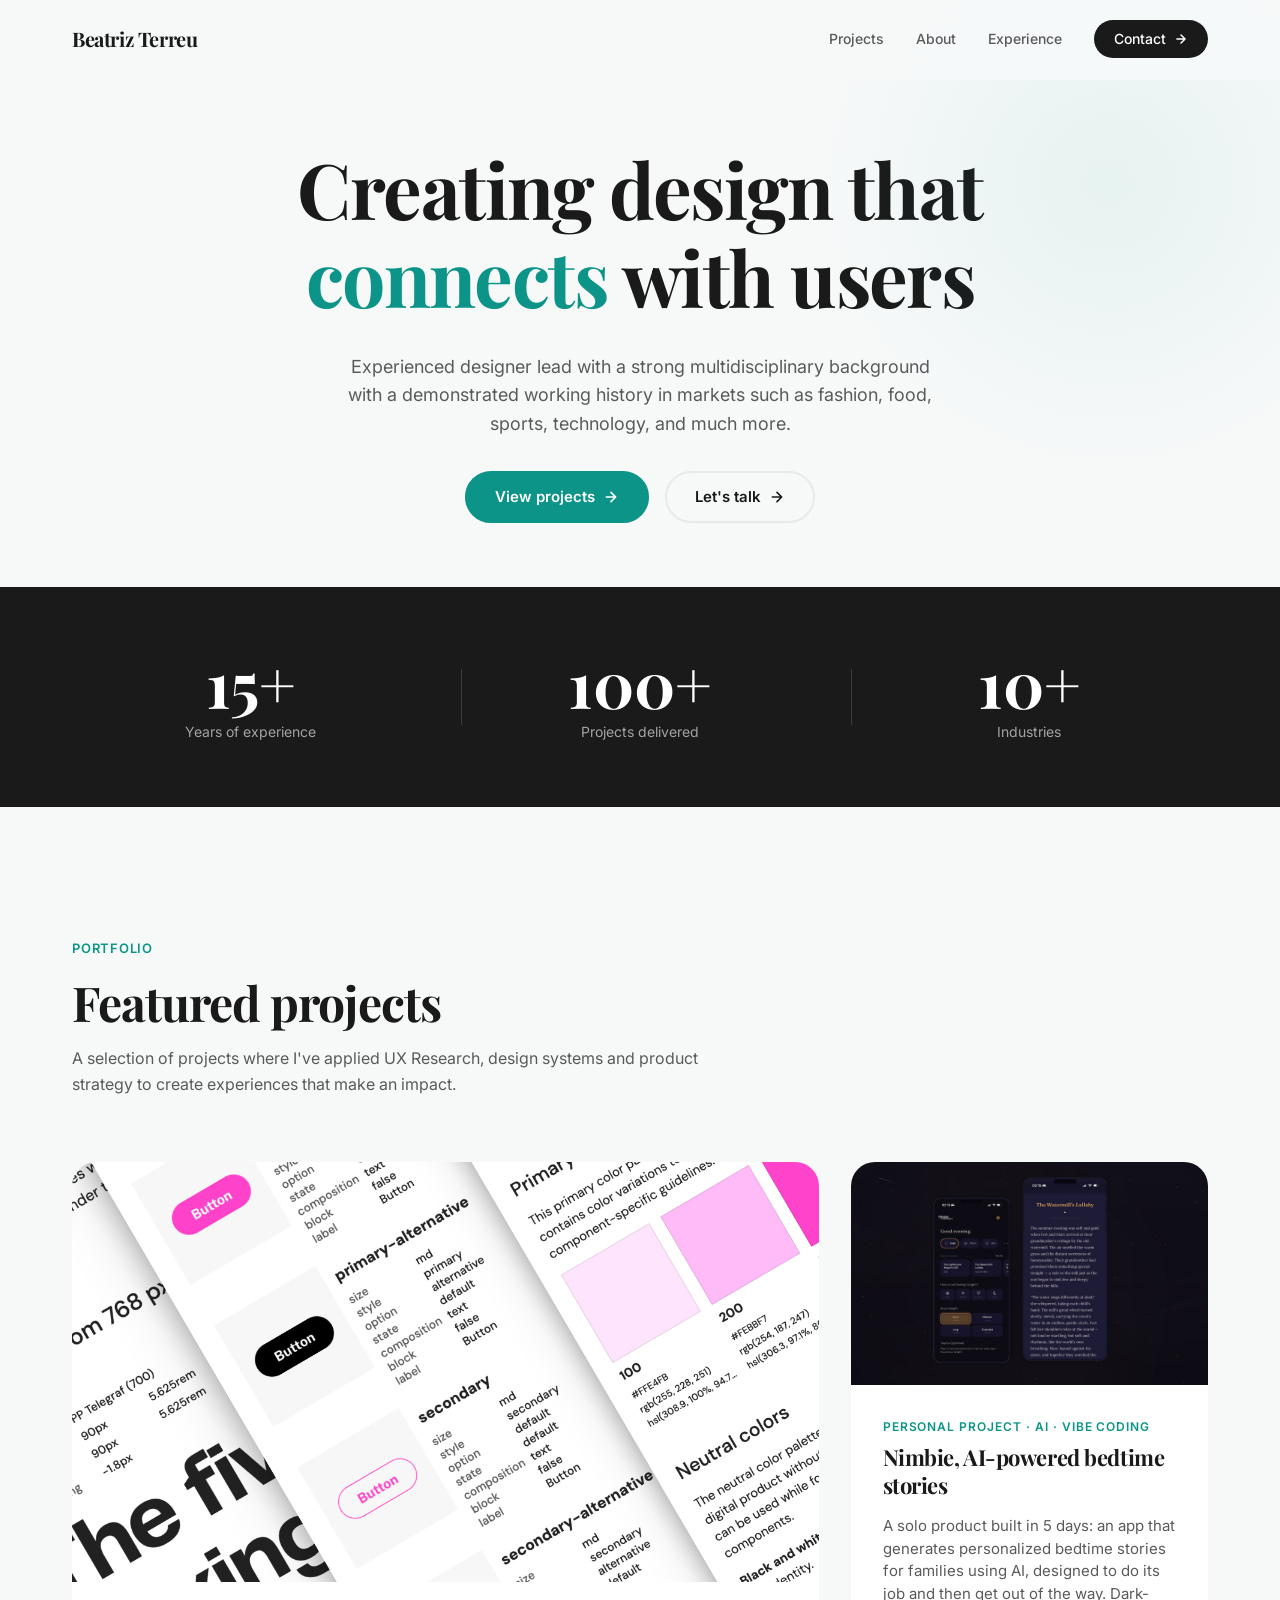
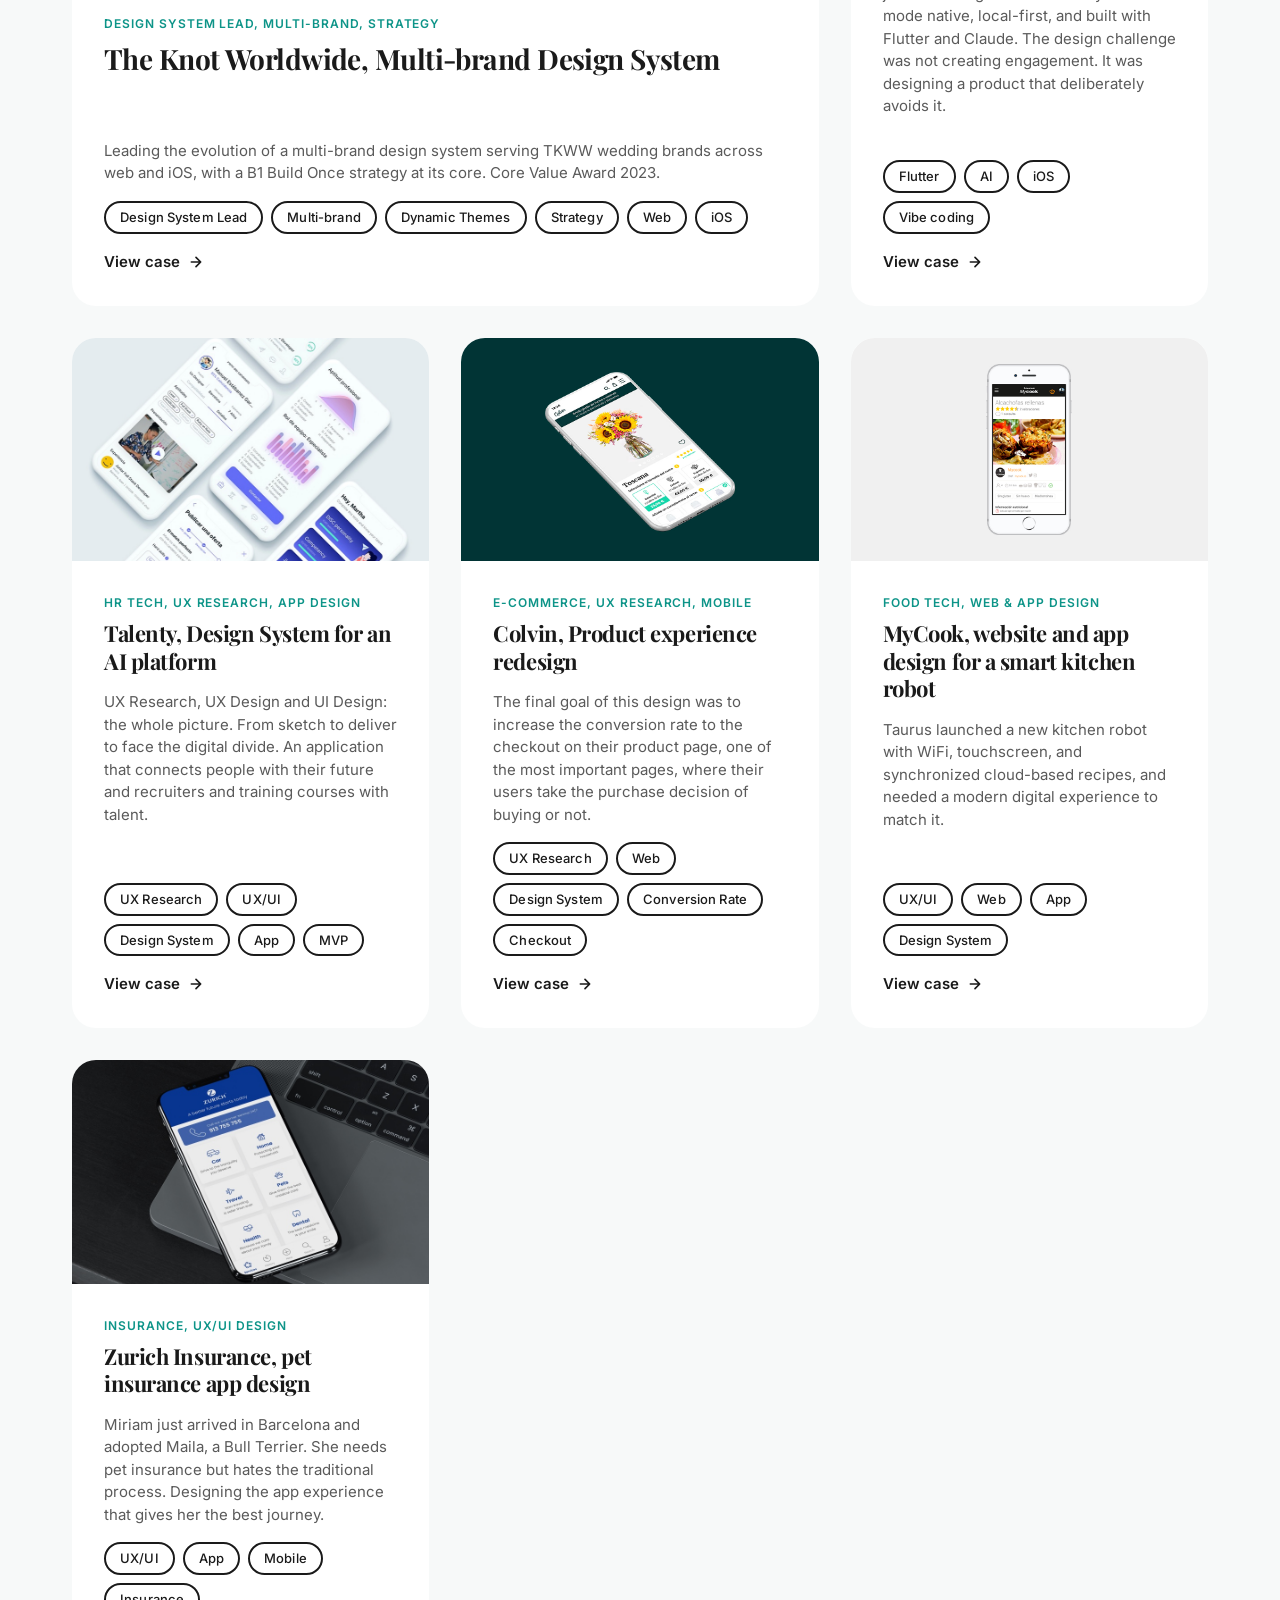
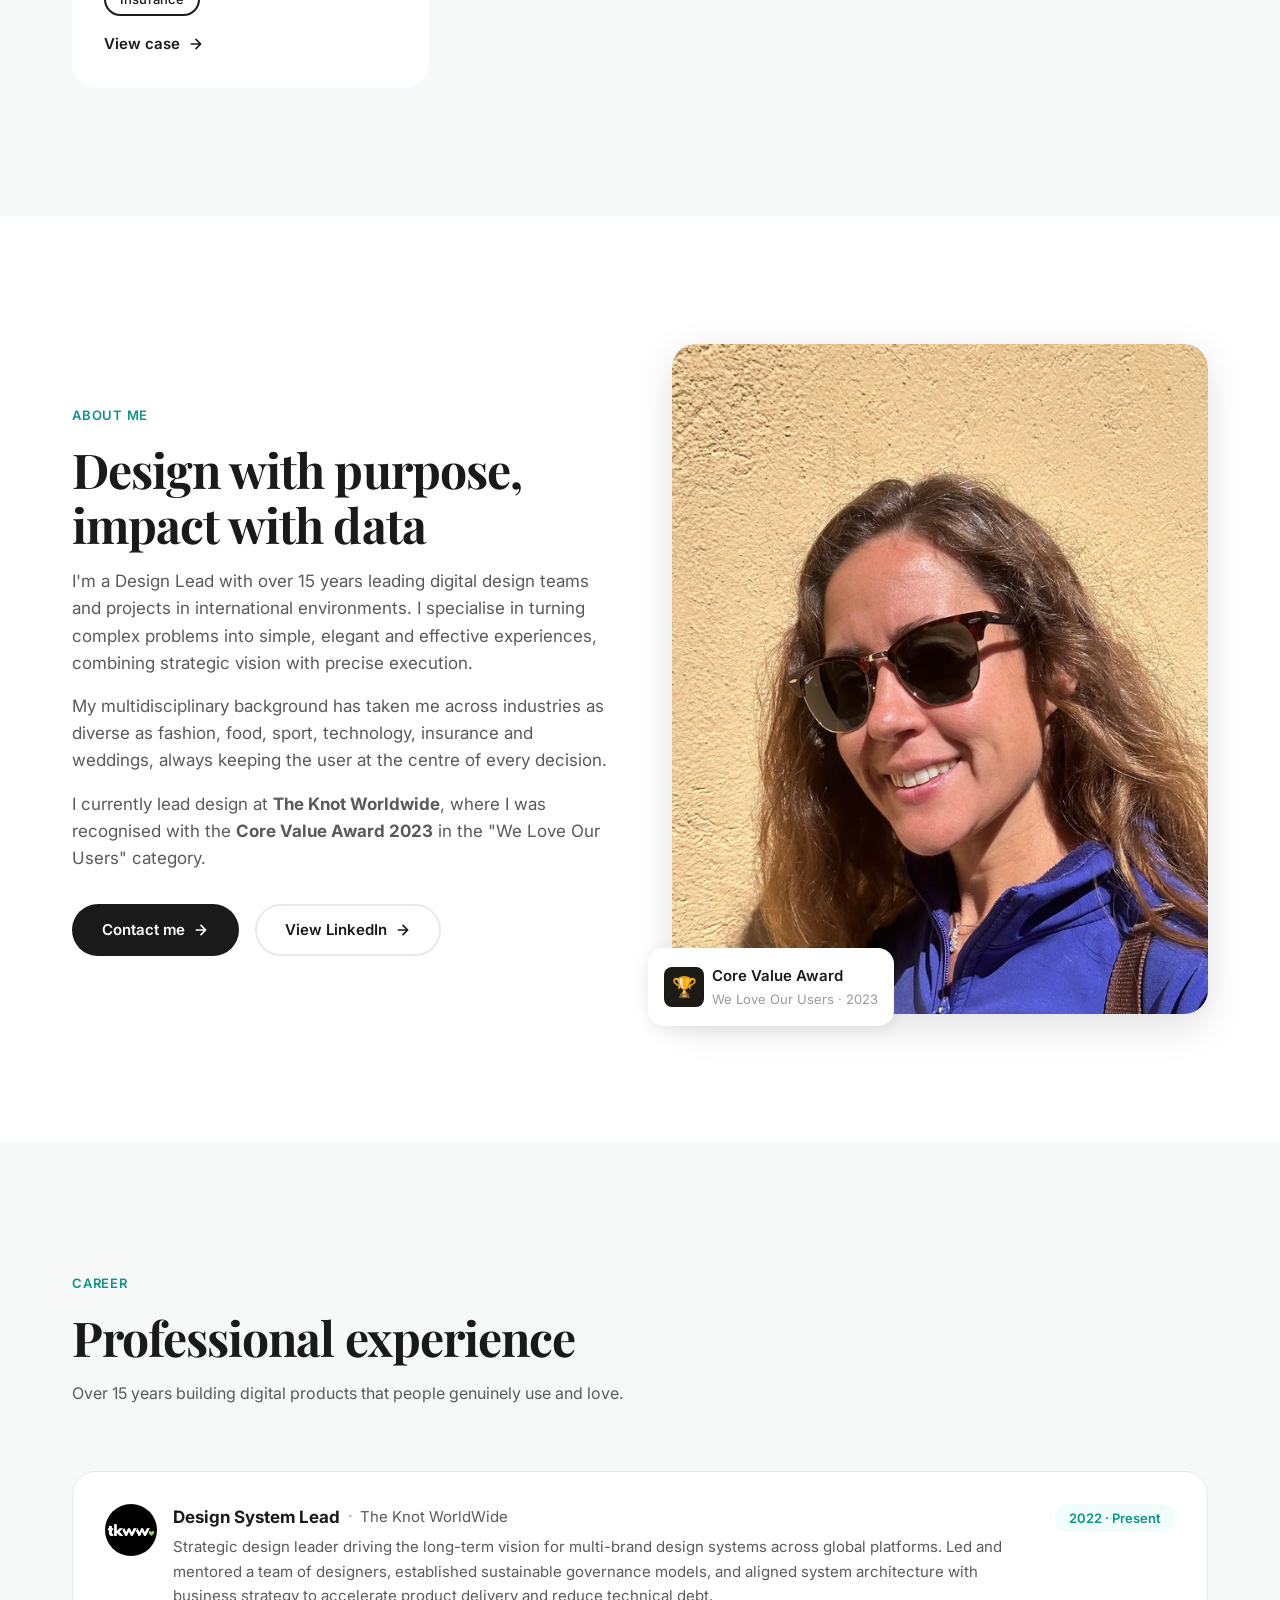
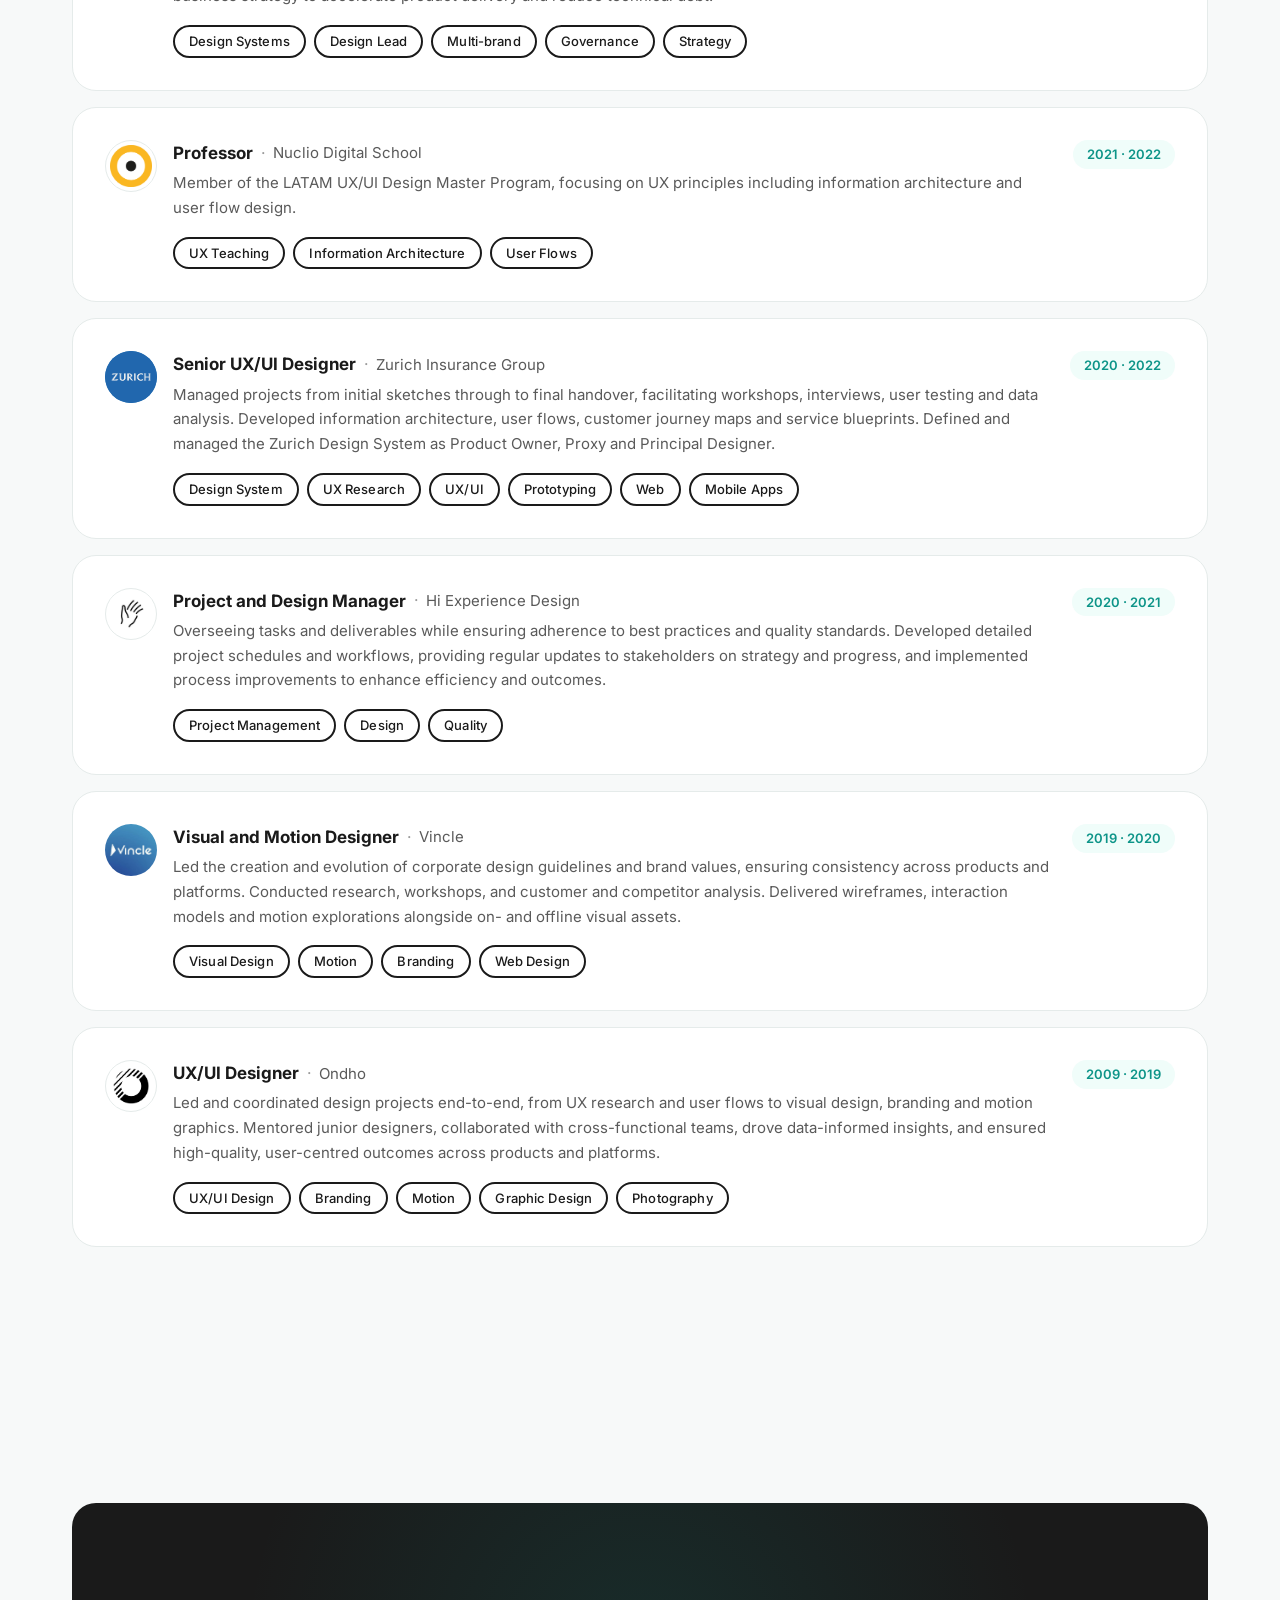
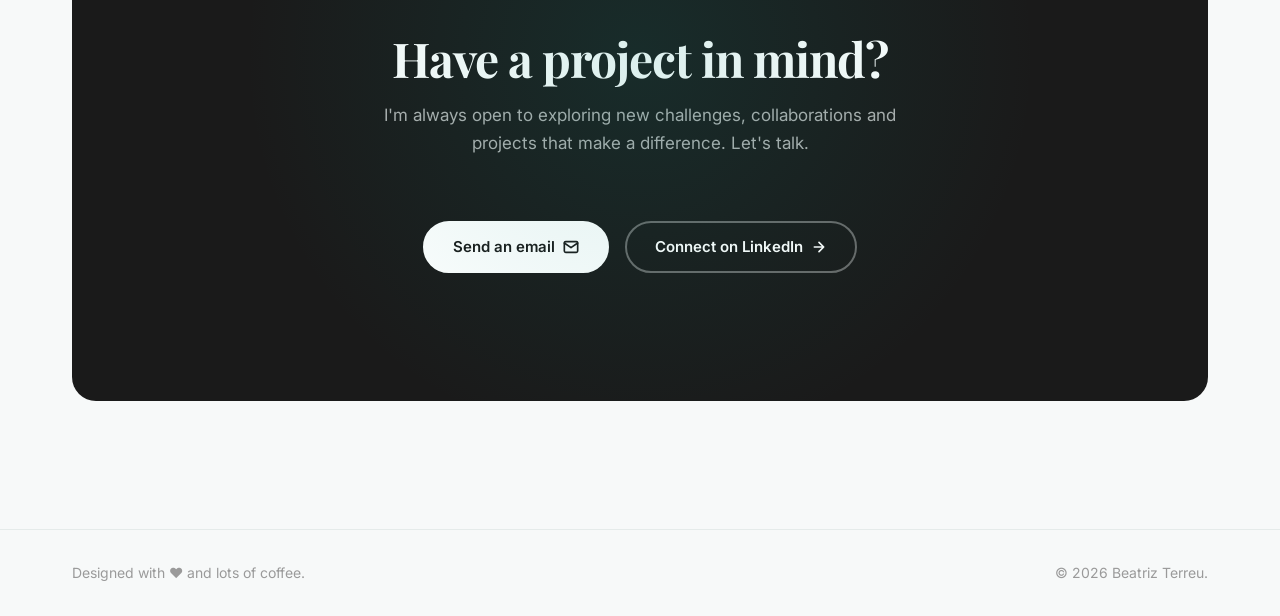
<file: assets/images/index.html>
<!DOCTYPE html>
<html lang="en">
<head>
  <meta charset="UTF-8" />
  <meta name="viewport" content="width=device-width, initial-scale=1.0" />
  <meta name="description" content="Beatriz Terreu, Design Lead with 15+ years of experience. Multidisciplinary background across fashion, food, sports, technology and more." />
  <meta name="keywords" content="Design Lead, UX Design, Design Systems, Product Design, Portfolio, Beatriz Terreu" />
  <meta property="og:title" content="Beatriz Terreu, Design Lead" />
  <meta property="og:description" content="Design Lead with 15+ years of experience and 100+ projects across fashion, food, sports, technology and more." />
  <meta property="og:type" content="website" />
  <meta property="og:url" content="https://beatrizterreu.github.io/portfolio/" />
  <meta property="og:image" content="https://beatrizterreu.github.io/portfolio/assets/images/about/bea-profile-web.jpg" />
  <meta property="og:image:width" content="800" />
  <meta property="og:image:height" content="800" />
  <meta name="twitter:card" content="summary_large_image" />
  <meta name="twitter:image" content="https://beatrizterreu.github.io/portfolio/assets/images/about/bea-profile-web.jpg" />
  <title>Beatriz Terreu</title>

  <link rel="preconnect" href="https://fonts.googleapis.com" />
  <link rel="preconnect" href="https://fonts.gstatic.com" crossorigin />
  <link href="https://fonts.googleapis.com/css2?family=Inter:wght@400;500;600;700&family=Playfair+Display:ital,wght@0,700;0,800;1,700&display=swap" rel="stylesheet" />
  <link rel="stylesheet" href="styles/main.css" />
  <link rel="icon" href="data:image/svg+xml,<svg xmlns='http://www.w3.org/2000/svg' viewBox='0 0 32 32'><rect width='32' height='32' rx='8' fill='%231A1A1A'/><text x='50%' y='56%' dominant-baseline='middle' text-anchor='middle' font-family='serif' font-size='16' font-weight='bold' fill='%230D9488'>BT</text></svg>" />
</head>
<body>

  <!-- ======= NAVIGATION ======= -->
  <nav class="nav" id="navbar" role="navigation" aria-label="Main navigation">
    <div class="container">
      <div class="nav__inner">
        <a href="index.html" class="nav__logo" aria-label="Beatriz Terreu, home">Beatriz Terreu</a>
        <ul class="nav__links" role="list">
          <li><a href="#projects" class="nav__link">Projects</a></li>
          <li><a href="#about" class="nav__link">About</a></li>
          <li><a href="#experience" class="nav__link">Experience</a></li>
          <li>
            <a href="mailto:bterreu@gmail.com" class="nav__cta">
              Contact
              <svg width="14" height="14" viewBox="0 0 24 24" fill="none" stroke="currentColor" stroke-width="2.5" stroke-linecap="round" stroke-linejoin="round" aria-hidden="true"><path d="M5 12h14M12 5l7 7-7 7"/></svg>
            </a>
          </li>
        </ul>
        <button class="nav__hamburger" id="hamburger" aria-label="Menu" aria-expanded="false" aria-controls="mobile-nav">
          <span></span><span></span><span></span>
        </button>
      </div>
    </div>
    <div class="nav__mobile" id="mobile-nav" role="menu">
      <a href="#projects" class="nav__link" role="menuitem">Projects</a>
      <a href="#about" class="nav__link" role="menuitem">About</a>
      <a href="#experience" class="nav__link" role="menuitem">Experience</a>
      <a href="mailto:bterreu@gmail.com" class="nav__cta" style="align-self:flex-start;" role="menuitem">Contact</a>
    </div>
  </nav>

  <!-- ======= HERO ======= -->
  <section class="hero">
    <div class="container">
      <div class="hero__inner">
        <div class="hero__content">
          <h1 class="hero__title">
            Creating design that<br/>
            <em>connects</em> with users
          </h1>
          <p class="hero__subtitle">
            Experienced designer lead with a strong multidisciplinary background with a demonstrated working history in markets such as fashion, food, sports, technology, and much more.
          </p>
          <div class="hero__actions">
            <a href="#projects" class="btn btn-primary">
              View projects
              <svg width="16" height="16" viewBox="0 0 24 24" fill="none" stroke="currentColor" stroke-width="2.5" stroke-linecap="round" stroke-linejoin="round" aria-hidden="true"><path d="M5 12h14M12 5l7 7-7 7"/></svg>
            </a>
            <a href="#contact" class="btn btn-secondary">
              Let's talk
              <svg width="16" height="16" viewBox="0 0 24 24" fill="none" stroke="currentColor" stroke-width="2.5" stroke-linecap="round" stroke-linejoin="round" aria-hidden="true"><path d="M5 12h14M12 5l7 7-7 7"/></svg>
            </a>
          </div>
        </div>


      </div>
    </div>
  </section>

  <!-- ======= METRICS STRIP ======= -->
  <section class="metrics" aria-label="Experience metrics">
    <div class="container">
      <div class="metrics__grid" style="grid-template-columns: repeat(3, 1fr);">
        <div class="metric reveal">
          <span class="metric__number">15+</span>
          <span class="metric__label">Years of experience</span>
        </div>
        <div class="metric reveal reveal-delay-1">
          <span class="metric__number">100+</span>
          <span class="metric__label">Projects delivered</span>
        </div>
        <div class="metric reveal reveal-delay-2">
          <span class="metric__number">10+</span>
          <span class="metric__label">Industries</span>
        </div>
      </div>
    </div>
  </section>

  <!-- ======= FEATURED PROJECTS ======= -->
  <section class="section" id="projects" aria-label="Featured projects">
    <div class="container">
      <div class="section-header reveal">
        <span class="section-tag">Portfolio</span>
        <h2>Featured projects</h2>
        <p>A selection of projects where I've applied UX Research, design systems and product strategy to create experiences that make an impact.</p>
      </div>

      <div class="projects-grid">

        <!-- TKWW / ODS, Featured -->
        <article class="project-card project-card--featured reveal" onclick="location.href='projects/tkww.html'" aria-label="View The Knot Worldwide project">
          <div class="project-card__image">
            <img src="assets/images/tkww/ods-card.jpg" alt="Multi-brand Design System, The Knot Worldwide" style="width:100%; height:100%; object-fit:cover; display:block;" loading="lazy" />
          </div>
          <div class="project-card__content">
            <div class="project-card__category">Design System Lead, Multi-brand, Strategy</div>
            <h3 class="project-card__title">The Knot Worldwide, Multi-brand Design System</h3>
            <p class="project-card__desc">Leading the evolution of a multi-brand design system serving TKWW wedding brands across web and iOS, with a B1 Build Once strategy at its core. Core Value Award 2023.</p>
            <div class="project-card__tags">
              <span class="tag">Design System Lead</span>
              <span class="tag">Multi-brand</span>
              <span class="tag">Dynamic Themes</span>
              <span class="tag">Strategy</span>
              <span class="tag">Web</span>
              <span class="tag">iOS</span>
            </div>
            <a href="projects/tkww.html" class="project-card__link" tabindex="-1" aria-hidden="true">
              View case
              <svg width="16" height="16" viewBox="0 0 24 24" fill="none" stroke="currentColor" stroke-width="2.5" stroke-linecap="round" stroke-linejoin="round"><path d="M5 12h14M12 5l7 7-7 7"/></svg>
            </a>
          </div>
        </article>

        <!-- Nimbie, personal project -->
        <article class="project-card project-card--small reveal reveal-delay-1" onclick="location.href='projects/nimbie.html'" aria-label="View Nimbie project">
          <div class="project-card__image" style="background:#0D0B14;">
            <img src="assets/images/nimbie/nimbie-card.jpg" alt="Nimbie, AI bedtime stories app" loading="lazy" style="width:100%; height:100%; object-fit:cover; display:block;" />
          </div>
          <div class="project-card__content">
            <div class="project-card__category">Personal project · AI · Vibe coding</div>
            <h3 class="project-card__title">Nimbie, AI-powered bedtime stories</h3>
            <p class="project-card__desc">A solo product built in 5 days: an app that generates personalized bedtime stories for families using AI, designed to do its job and then get out of the way. Dark-mode native, local-first, and built with Flutter and Claude. The design challenge was not creating engagement. It was designing a product that deliberately avoids it.</p>
            <div class="project-card__tags">
              <span class="tag">Flutter</span>
              <span class="tag">AI</span>
              <span class="tag">iOS</span>
              <span class="tag">Vibe coding</span>
            </div>
            <a href="projects/nimbie.html" class="project-card__link" tabindex="-1" aria-hidden="true">
              View case
              <svg width="16" height="16" viewBox="0 0 24 24" fill="none" stroke="currentColor" stroke-width="2.5" stroke-linecap="round" stroke-linejoin="round"><path d="M5 12h14M12 5l7 7-7 7"/></svg>
            </a>
          </div>
        </article>

        <!-- Talenty, Small -->
        <article class="project-card project-card--small reveal" onclick="location.href='projects/talenty.html'" aria-label="View Talenty project">
          <div class="project-card__image">
            <img src="assets/images/talenty/img_talenty.jpg" alt="Talenty" style="width:100%; height:100%; object-fit:cover; display:block;" />
          </div>
          <div class="project-card__content">
            <div class="project-card__category">HR Tech, UX Research, App Design</div>
            <h3 class="project-card__title">Talenty, Design System for an AI platform</h3>
            <p class="project-card__desc">UX Research, UX Design and UI Design: the whole picture. From sketch to deliver to face the digital divide. An application that connects people with their future and recruiters and training courses with talent.</p>
            <div class="project-card__tags">
              <span class="tag">UX Research</span>
              <span class="tag">UX/UI</span>
              <span class="tag">Design System</span>
              <span class="tag">App</span>
              <span class="tag">MVP</span>
            </div>
            <a href="projects/talenty.html" class="project-card__link" tabindex="-1" aria-hidden="true">
              View case
              <svg width="16" height="16" viewBox="0 0 24 24" fill="none" stroke="currentColor" stroke-width="2.5" stroke-linecap="round" stroke-linejoin="round"><path d="M5 12h14M12 5l7 7-7 7"/></svg>
            </a>
          </div>
        </article>

        <!-- Colvin, Third -->
        <article class="project-card project-card--small reveal" onclick="location.href='projects/colvin.html'" aria-label="View Colvin project">
          <div class="project-card__image" style="background:#013435;">
            <img src="assets/images/colvin/portada-colvin.jpg" alt="Colvin" style="width:100%; height:100%; object-fit:contain; display:block; padding: 12px 8px;" />
          </div>
          <div class="project-card__content">
            <div class="project-card__category">E-commerce, UX Research, Mobile</div>
            <h3 class="project-card__title">Colvin, Product experience redesign</h3>
            <p class="project-card__desc">The final goal of this design was to increase the conversion rate to the checkout on their product page, one of the most important pages, where their users take the purchase decision of buying or not.</p>
            <div class="project-card__tags">
              <span class="tag">UX Research</span>
              <span class="tag">Web</span>
              <span class="tag">Design System</span>
              <span class="tag">Conversion Rate</span>
              <span class="tag">Checkout</span>
            </div>
            <a href="projects/colvin.html" class="project-card__link" tabindex="-1" aria-hidden="true">
              View case
              <svg width="16" height="16" viewBox="0 0 24 24" fill="none" stroke="currentColor" stroke-width="2.5" stroke-linecap="round" stroke-linejoin="round"><path d="M5 12h14M12 5l7 7-7 7"/></svg>
            </a>
          </div>
        </article>

        <!-- MyCook, Fourth -->
        <article class="project-card project-card--small reveal reveal-delay-1" onclick="location.href='projects/mycook.html'" aria-label="View MyCook project">
          <div class="project-card__image" style="background:#f0f0f0;">
            <img src="assets/images/mycook/portada-mycook.jpg" alt="MyCook app recipe detail screen" loading="lazy" style="width:100%; height:100%; object-fit:contain; display:block; padding: 12px 8px;" />
          </div>
          <div class="project-card__content">
            <div class="project-card__category">Food Tech, Web &amp; App Design</div>
            <h3 class="project-card__title">MyCook, website and app design for a smart kitchen robot</h3>
            <p class="project-card__desc">Taurus launched a new kitchen robot with WiFi, touchscreen, and synchronized cloud-based recipes, and needed a modern digital experience to match it.</p>
            <div class="project-card__tags">
              <span class="tag">UX/UI</span>
              <span class="tag">Web</span>
              <span class="tag">App</span>
              <span class="tag">Design System</span>
            </div>
            <a href="projects/mycook.html" class="project-card__link" tabindex="-1" aria-hidden="true">
              View case
              <svg width="16" height="16" viewBox="0 0 24 24" fill="none" stroke="currentColor" stroke-width="2.5" stroke-linecap="round" stroke-linejoin="round"><path d="M5 12h14M12 5l7 7-7 7"/></svg>
            </a>
          </div>
        </article>

        <!-- Zurich, Full width last -->
        <article class="project-card project-card--small project-card--soft-zoom reveal reveal-delay-2" onclick="location.href='projects/zurich.html'" aria-label="View Zurich project">
          <div class="project-card__image" style="background:#1d1e20;">
            <img src="assets/images/zurich/portada-zurich.jpg" alt="Zurich Insurance app on iPhone" loading="lazy" style="width:100%; height:100%; object-fit:cover; display:block;" />
          </div>
          <div class="project-card__content">
            <div class="project-card__category">Insurance, UX/UI Design</div>
            <h3 class="project-card__title">Zurich Insurance, pet insurance app design</h3>
            <p class="project-card__desc">Miriam just arrived in Barcelona and adopted Maila, a Bull Terrier. She needs pet insurance but hates the traditional process. Designing the app experience that gives her the best journey.</p>
            <div class="project-card__tags">
              <span class="tag">UX/UI</span>
              <span class="tag">App</span>
              <span class="tag">Mobile</span>
              <span class="tag">Insurance</span>
            </div>
            <a href="projects/zurich.html" class="project-card__link" tabindex="-1" aria-hidden="true">
              View case
              <svg width="16" height="16" viewBox="0 0 24 24" fill="none" stroke="currentColor" stroke-width="2.5" stroke-linecap="round" stroke-linejoin="round"><path d="M5 12h14M12 5l7 7-7 7"/></svg>
            </a>
          </div>
        </article>


      </div>
    </div>
  </section>

  <!-- ======= ABOUT ======= -->
  <section class="section" id="about" style="background: var(--color-surface);">
    <div class="container">
      <div class="about__grid">
        <div class="about__content">
          <span class="section-tag reveal">About me</span>
          <h2 class="reveal">Design with purpose,<br/>impact with data</h2>
          <div class="reveal reveal-delay-1">
            <p>I'm a Design Lead with over 15 years leading digital design teams and projects in international environments. I specialise in turning complex problems into simple, elegant and effective experiences, combining strategic vision with precise execution.</p>
            <p>My multidisciplinary background has taken me across industries as diverse as fashion, food, sport, technology, insurance and weddings, always keeping the user at the centre of every decision.</p>
            <p>I currently lead design at <strong>The Knot Worldwide</strong>, where I was recognised with the <strong>Core Value Award 2023</strong> in the "We Love Our Users" category.</p>
          </div>

          <div class="hero__actions mt-lg reveal reveal-delay-2" style="justify-content: flex-start;">
            <a href="mailto:bterreu@gmail.com" class="btn btn-dark">Contact me
              <svg width="16" height="16" viewBox="0 0 24 24" fill="none" stroke="currentColor" stroke-width="2.5" stroke-linecap="round" stroke-linejoin="round" aria-hidden="true"><path d="M5 12h14M12 5l7 7-7 7"/></svg>
            </a>
            <a href="https://www.linkedin.com/in/beatrizterreu/" target="_blank" rel="noopener noreferrer" class="btn btn-secondary">View LinkedIn
              <svg width="16" height="16" viewBox="0 0 24 24" fill="none" stroke="currentColor" stroke-width="2.5" stroke-linecap="round" stroke-linejoin="round" aria-hidden="true"><path d="M5 12h14M12 5l7 7-7 7"/></svg>
            </a>
          </div>
        </div>

        <div class="about__visual">
          <div class="about__card-main" style="background:none;">
            <img src="assets/images/about/bea-profile-web.jpg" alt="Beatriz Terreu, Design System Lead" style="width:100%; height:100%; object-fit:cover; object-position:center top; display:block;" loading="lazy" />
          </div>
          <div class="about__card-float about__card-float--award">
            <div class="award-icon">🏆</div>
            <div>
              <strong>Core Value Award</strong>
              <span>We Love Our Users · 2023</span>
            </div>
          </div>
        </div>
      </div>
    </div>
  </section>

  <!-- ======= EXPERIENCE ======= -->
  <section class="section" id="experience">
    <div class="container">
      <div class="section-header reveal">
        <span class="section-tag">Career</span>
        <h2>Professional experience</h2>
        <p>Over 15 years building digital products that people genuinely use and love.</p>
      </div>

      <div style="display: flex; flex-direction: column; gap: var(--space-md);">

        <!-- 1. The Knot WorldWide -->
        <div class="career-card reveal" style="background: var(--color-surface); border-radius: var(--radius-xl); padding: var(--space-xl); border: 1px solid var(--color-border);">
          <div class="career-grid" style="display: grid; grid-template-columns: auto 1fr auto; gap: var(--space-lg); align-items: start;">
            <div style="width:52px; height:52px; background:#000; border-radius:50%; display:flex; align-items:center; justify-content:center; flex-shrink:0; overflow:hidden;">
              <img src="assets/images/experience/The Knot Worldwide logo.avif" alt="The Knot WorldWide" style="width:100%;height:100%;object-fit:cover;" onerror="this.style.display='none';this.nextElementSibling.style.display='block'"><span style="display:none;font-size:1.5rem;">💍</span>
            </div>
            <div class="career-body">
              <div class="career-title-row" style="display:flex; align-items:center; gap:var(--space-sm); flex-wrap:wrap; margin-bottom:0.375rem;">
                <span style="font-size:1.0625rem; font-weight:700; color:var(--color-primary);">Design System Lead</span>
                <span class="career-sep" style="color:var(--color-muted);">·</span>
                <span style="font-size:0.9375rem; color:var(--color-secondary);">The Knot WorldWide</span>
              </div>
              <p class="career-desc" style="font-size:0.9375rem; color:var(--color-secondary); max-width:100%; line-height:1.65; margin-bottom: var(--space-lg);">Strategic design leader driving the long-term vision for multi-brand design systems across global platforms. Led and mentored a team of designers, established sustainable governance models, and aligned system architecture with business strategy to accelerate product delivery and reduce technical debt.</p>
              <div class="career-chips" style="display:flex; flex-wrap:wrap; gap:var(--space-sm);">
                <span class="tag">Design Systems</span>
                <span class="tag">Design Lead</span>
                <span class="tag">Multi-brand</span>
                <span class="tag">Governance</span>
                <span class="tag">Strategy</span>
              </div>
            </div>
            <div class="career-date" style="text-align:right; flex-shrink:0;">
              <span style="display:inline-block; padding:0.25rem 0.875rem; background:var(--color-tag-bg); color:var(--color-accent); border-radius:var(--radius-full); font-size:0.8125rem; font-weight:600; white-space:nowrap;">2022 · Present</span>
            </div>
          </div>
        </div>

        <!-- 2. Nuclio Digital School -->
        <div class="career-card reveal reveal-delay-1" style="background: var(--color-surface); border-radius: var(--radius-xl); padding: var(--space-xl); border: 1px solid var(--color-border);">
          <div class="career-grid" style="display: grid; grid-template-columns: auto 1fr auto; gap: var(--space-lg); align-items: start;">
            <div style="width:52px; height:52px; background:#fff; border-radius:50%; display:flex; align-items:center; justify-content:center; flex-shrink:0; border:1px solid var(--color-border); overflow:hidden; padding:4px;">
              <img src="assets/images/experience/nuclio.png" alt="Nuclio Digital School" style="width:100%;height:100%;object-fit:contain;" onerror="this.style.display='none';this.nextElementSibling.style.display='block'"><span style="display:none;font-size:1.5rem;">🎓</span>
            </div>
            <div class="career-body">
              <div class="career-title-row" style="display:flex; align-items:center; gap:var(--space-sm); flex-wrap:wrap; margin-bottom:0.375rem;">
                <span style="font-size:1.0625rem; font-weight:700; color:var(--color-primary);">Professor</span>
                <span class="career-sep" style="color:var(--color-muted);">·</span>
                <span style="font-size:0.9375rem; color:var(--color-secondary);">Nuclio Digital School</span>
              </div>
              <p class="career-desc" style="font-size:0.9375rem; color:var(--color-secondary); max-width:100%; line-height:1.65; margin-bottom: var(--space-lg);">Member of the LATAM UX/UI Design Master Program, focusing on UX principles including information architecture and user flow design.</p>
              <div class="career-chips" style="display:flex; flex-wrap:wrap; gap:var(--space-sm);">
                <span class="tag">UX Teaching</span>
                <span class="tag">Information Architecture</span>
                <span class="tag">User Flows</span>
              </div>
            </div>
            <div class="career-date" style="text-align:right; flex-shrink:0;">
              <span style="display:inline-block; padding:0.25rem 0.875rem; background:var(--color-tag-bg); color:var(--color-accent); border-radius:var(--radius-full); font-size:0.8125rem; font-weight:600; white-space:nowrap;">2021 · 2022</span>
            </div>
          </div>
        </div>

        <!-- 3. Zurich Insurance Group -->
        <div class="career-card reveal reveal-delay-2" style="background: var(--color-surface); border-radius: var(--radius-xl); padding: var(--space-xl); border: 1px solid var(--color-border);">
          <div class="career-grid" style="display: grid; grid-template-columns: auto 1fr auto; gap: var(--space-lg); align-items: start;">
            <div style="width:52px; height:52px; background:#1E6EB3; border-radius:50%; display:flex; align-items:center; justify-content:center; flex-shrink:0; overflow:hidden;">
              <img src="assets/images/experience/zurich-logo.webp" alt="Zurich Insurance Group" style="width:100%;height:100%;object-fit:cover;" onerror="this.style.display='none';this.nextElementSibling.style.display='block'"><span style="display:none;font-size:1.5rem;">🛡️</span>
            </div>
            <div class="career-body">
              <div class="career-title-row" style="display:flex; align-items:center; gap:var(--space-sm); flex-wrap:wrap; margin-bottom:0.375rem;">
                <span style="font-size:1.0625rem; font-weight:700; color:var(--color-primary);">Senior UX/UI Designer</span>
                <span class="career-sep" style="color:var(--color-muted);">·</span>
                <span style="font-size:0.9375rem; color:var(--color-secondary);">Zurich Insurance Group</span>
              </div>
              <p class="career-desc" style="font-size:0.9375rem; color:var(--color-secondary); max-width:100%; line-height:1.65; margin-bottom: var(--space-lg);">Managed projects from initial sketches through to final handover, facilitating workshops, interviews, user testing and data analysis. Developed information architecture, user flows, customer journey maps and service blueprints. Defined and managed the Zurich Design System as Product Owner, Proxy and Principal Designer.</p>
              <div class="career-chips" style="display:flex; flex-wrap:wrap; gap:var(--space-sm);">
                <span class="tag">Design System</span>
                <span class="tag">UX Research</span>
                <span class="tag">UX/UI</span>
                <span class="tag">Prototyping</span>
                <span class="tag">Web</span>
                <span class="tag">Mobile Apps</span>
              </div>
            </div>
            <div class="career-date" style="text-align:right; flex-shrink:0;">
              <span style="display:inline-block; padding:0.25rem 0.875rem; background:var(--color-tag-bg); color:var(--color-accent); border-radius:var(--radius-full); font-size:0.8125rem; font-weight:600; white-space:nowrap;">2020 · 2022</span>
            </div>
          </div>
        </div>

        <!-- 4. Hi Experience Design -->
        <div class="career-card reveal reveal-delay-3" style="background: var(--color-surface); border-radius: var(--radius-xl); padding: var(--space-xl); border: 1px solid var(--color-border);">
          <div class="career-grid" style="display: grid; grid-template-columns: auto 1fr auto; gap: var(--space-lg); align-items: start;">
            <div style="width:52px; height:52px; background:#fff; border-radius:50%; display:flex; align-items:center; justify-content:center; flex-shrink:0; border:1px solid var(--color-border); overflow:hidden; padding:4px;">
              <img src="assets/images/experience/hi experience.jpg" alt="Hi Experience Design" style="width:100%;height:100%;object-fit:contain;" onerror="this.style.display='none';this.nextElementSibling.style.display='block'"><span style="display:none;font-size:1.5rem;">🎨</span>
            </div>
            <div class="career-body">
              <div class="career-title-row" style="display:flex; align-items:center; gap:var(--space-sm); flex-wrap:wrap; margin-bottom:0.375rem;">
                <span style="font-size:1.0625rem; font-weight:700; color:var(--color-primary);">Project and Design Manager</span>
                <span class="career-sep" style="color:var(--color-muted);">·</span>
                <span style="font-size:0.9375rem; color:var(--color-secondary);">Hi Experience Design</span>
              </div>
              <p class="career-desc" style="font-size:0.9375rem; color:var(--color-secondary); max-width:100%; line-height:1.65; margin-bottom: var(--space-lg);">Overseeing tasks and deliverables while ensuring adherence to best practices and quality standards. Developed detailed project schedules and workflows, providing regular updates to stakeholders on strategy and progress, and implemented process improvements to enhance efficiency and outcomes.</p>
              <div class="career-chips" style="display:flex; flex-wrap:wrap; gap:var(--space-sm);">
                <span class="tag">Project Management</span>
                <span class="tag">Design</span>
                <span class="tag">Quality</span>
              </div>
            </div>
            <div class="career-date" style="text-align:right; flex-shrink:0;">
              <span style="display:inline-block; padding:0.25rem 0.875rem; background:var(--color-tag-bg); color:var(--color-accent); border-radius:var(--radius-full); font-size:0.8125rem; font-weight:600; white-space:nowrap;">2020 · 2021</span>
            </div>
          </div>
        </div>

        <!-- 5. Vincle -->
        <div class="career-card reveal" style="background: var(--color-surface); border-radius: var(--radius-xl); padding: var(--space-xl); border: 1px solid var(--color-border);">
          <div class="career-grid" style="display: grid; grid-template-columns: auto 1fr auto; gap: var(--space-lg); align-items: start;">
            <div style="width:52px; height:52px; background:#fff; border-radius:50%; display:flex; align-items:center; justify-content:center; flex-shrink:0; overflow:hidden;">
              <img src="assets/images/experience/vincle.jpg" alt="Vincle" style="width:100%;height:100%;object-fit:cover;" onerror="this.style.display='none';this.nextElementSibling.style.display='block'"><span style="display:none;font-size:1.5rem;">🎬</span>
            </div>
            <div class="career-body">
              <div class="career-title-row" style="display:flex; align-items:center; gap:var(--space-sm); flex-wrap:wrap; margin-bottom:0.375rem;">
                <span style="font-size:1.0625rem; font-weight:700; color:var(--color-primary);">Visual and Motion Designer</span>
                <span class="career-sep" style="color:var(--color-muted);">·</span>
                <span style="font-size:0.9375rem; color:var(--color-secondary);">Vincle</span>
              </div>
              <p class="career-desc" style="font-size:0.9375rem; color:var(--color-secondary); max-width:100%; line-height:1.65; margin-bottom: var(--space-lg);">Led the creation and evolution of corporate design guidelines and brand values, ensuring consistency across products and platforms. Conducted research, workshops, and customer and competitor analysis. Delivered wireframes, interaction models and motion explorations alongside on- and offline visual assets.</p>
              <div class="career-chips" style="display:flex; flex-wrap:wrap; gap:var(--space-sm);">
                <span class="tag">Visual Design</span>
                <span class="tag">Motion</span>
                <span class="tag">Branding</span>
                <span class="tag">Web Design</span>
              </div>
            </div>
            <div class="career-date" style="text-align:right; flex-shrink:0;">
              <span style="display:inline-block; padding:0.25rem 0.875rem; background:var(--color-tag-bg); color:var(--color-accent); border-radius:var(--radius-full); font-size:0.8125rem; font-weight:600; white-space:nowrap;">2019 · 2020</span>
            </div>
          </div>
        </div>

        <!-- 6. Ondho -->
        <div class="career-card reveal reveal-delay-1" style="background: var(--color-surface); border-radius: var(--radius-xl); padding: var(--space-xl); border: 1px solid var(--color-border);">
          <div class="career-grid" style="display: grid; grid-template-columns: auto 1fr auto; gap: var(--space-lg); align-items: start;">
            <div style="width:52px; height:52px; background:#fff; border-radius:50%; display:flex; align-items:center; justify-content:center; flex-shrink:0; border:1px solid var(--color-border); overflow:hidden; padding:4px;">
              <img src="assets/images/experience/ondho.png" alt="Ondho" style="width:100%;height:100%;object-fit:contain;" onerror="this.style.display='none';this.nextElementSibling.style.display='block'"><span style="display:none;font-size:1.5rem;">💻</span>
            </div>
            <div class="career-body">
              <div class="career-title-row" style="display:flex; align-items:center; gap:var(--space-sm); flex-wrap:wrap; margin-bottom:0.375rem;">
                <span style="font-size:1.0625rem; font-weight:700; color:var(--color-primary);">UX/UI Designer</span>
                <span class="career-sep" style="color:var(--color-muted);">·</span>
                <span style="font-size:0.9375rem; color:var(--color-secondary);">Ondho</span>
              </div>
              <p class="career-desc" style="font-size:0.9375rem; color:var(--color-secondary); max-width:100%; line-height:1.65; margin-bottom: var(--space-lg);">Led and coordinated design projects end-to-end, from UX research and user flows to visual design, branding and motion graphics. Mentored junior designers, collaborated with cross-functional teams, drove data-informed insights, and ensured high-quality, user-centred outcomes across products and platforms.</p>
              <div class="career-chips" style="display:flex; flex-wrap:wrap; gap:var(--space-sm);">
                <span class="tag">UX/UI Design</span>
                <span class="tag">Branding</span>
                <span class="tag">Motion</span>
                <span class="tag">Graphic Design</span>
                <span class="tag">Photography</span>
              </div>
            </div>
            <div class="career-date" style="text-align:right; flex-shrink:0;">
              <span style="display:inline-block; padding:0.25rem 0.875rem; background:var(--color-tag-bg); color:var(--color-accent); border-radius:var(--radius-full); font-size:0.8125rem; font-weight:600; white-space:nowrap;">2009 · 2019</span>
            </div>
          </div>
        </div>

      </div>
    </div>
  </section>

  <!-- ======= CTA CONTACT ======= -->
  <div class="container">
    <div class="contact reveal" id="contact">
      <h2>Have a project in mind?</h2>
      <p>I'm always open to exploring new challenges, collaborations and projects that make a difference. Let's talk.</p>
      <div class="contact__actions">
        <a href="mailto:bterreu@gmail.com" class="btn btn-light">
          Send an email
          <svg width="16" height="16" viewBox="0 0 24 24" fill="none" stroke="currentColor" stroke-width="2.5" stroke-linecap="round" stroke-linejoin="round" aria-hidden="true"><path d="M4 4h16c1.1 0 2 .9 2 2v12c0 1.1-.9 2-2 2H4c-1.1 0-2-.9-2-2V6c0-1.1.9-2 2-2z"/><polyline points="22,6 12,13 2,6"/></svg>
        </a>
        <a href="https://www.linkedin.com/in/beatrizterreu/" target="_blank" rel="noopener noreferrer" class="btn btn-outline-light">
          Connect on LinkedIn
          <svg width="16" height="16" viewBox="0 0 24 24" fill="none" stroke="currentColor" stroke-width="2.5" stroke-linecap="round" stroke-linejoin="round" aria-hidden="true"><path d="M5 12h14M12 5l7 7-7 7"/></svg>
        </a>
      </div>
    </div>
  </div>

  <!-- ======= FOOTER ======= -->
  <footer class="footer" role="contentinfo">
    <div class="container">
      <div class="footer__inner">
        <span class="footer__copy">Designed with ♥ and lots of coffee.</span>
        <span class="footer__copy">© 2026 Beatriz Terreu.</span>
      </div>
    </div>
  </footer>

  <!-- ======= SCRIPTS ======= -->
  <script>
    const navbar = document.getElementById('navbar');
    window.addEventListener('scroll', () => {
      navbar.classList.toggle('scrolled', window.scrollY > 20);
    }, { passive: true });

    const hamburger = document.getElementById('hamburger');
    const mobileNav = document.getElementById('mobile-nav');
    hamburger.addEventListener('click', () => {
      const isOpen = hamburger.classList.toggle('open');
      mobileNav.classList.toggle('open', isOpen);
      hamburger.setAttribute('aria-expanded', isOpen);
    });

    mobileNav.querySelectorAll('a').forEach(link => {
      link.addEventListener('click', () => {
        hamburger.classList.remove('open');
        mobileNav.classList.remove('open');
        hamburger.setAttribute('aria-expanded', 'false');
      });
    });

    const revealElements = document.querySelectorAll('.reveal');
    const observer = new IntersectionObserver((entries) => {
      entries.forEach(entry => {
        if (entry.isIntersecting) {
          entry.target.classList.add('visible');
          observer.unobserve(entry.target);
        }
      });
    }, { threshold: 0.05, rootMargin: '0px 0px 0px 0px' });
    revealElements.forEach(el => observer.observe(el));

    // Fallback: force-show any element already in viewport on load
    setTimeout(() => {
      revealElements.forEach(el => {
        if (!el.classList.contains('visible')) {
          const rect = el.getBoundingClientRect();
          if (rect.top < window.innerHeight && rect.bottom > 0) {
            el.classList.add('visible');
          }
        }
      });
    }, 100);

    const metricsObserver = new IntersectionObserver((entries) => {
      entries.forEach(entry => {
        if (entry.isIntersecting) {
          const numbers = entry.target.querySelectorAll('.metric__number');
          numbers.forEach(num => {
            const text = num.textContent.trim();
            const match = text.match(/^(\+?)(\d+)(\+?)$/);
            if (match) {
              const pre  = match[1];
              const val  = parseInt(match[2]);
              const post = match[3];
              let frame = 0;
              const dur = 2000;
              const start = performance.now();
              const tick = (now) => {
                const p = Math.min((now - start) / dur, 1);
                const e = 1 - Math.pow(1 - p, 3);
                num.textContent = pre + Math.round(e * val) + post;
                if (p < 1) requestAnimationFrame(tick);
              };
              requestAnimationFrame(tick);
            }
          });
          metricsObserver.unobserve(entry.target);
        }
      });
    }, { threshold: 0.3 });

    const metricsSection = document.querySelector('.metrics');
    if (metricsSection) metricsObserver.observe(metricsSection);

    document.querySelectorAll('a[href^="#"]').forEach(anchor => {
      anchor.addEventListener('click', function(e) {
        const href = this.getAttribute('href');
        if (href === '#') return;
        e.preventDefault();
        const target = document.querySelector(href);
        if (target) {
          const offset = target.getBoundingClientRect().top + window.scrollY - 80;
          window.scrollTo({ top: offset, behavior: 'smooth' });
        }
      });
    });
  </script>
</body>
</html>
</file>
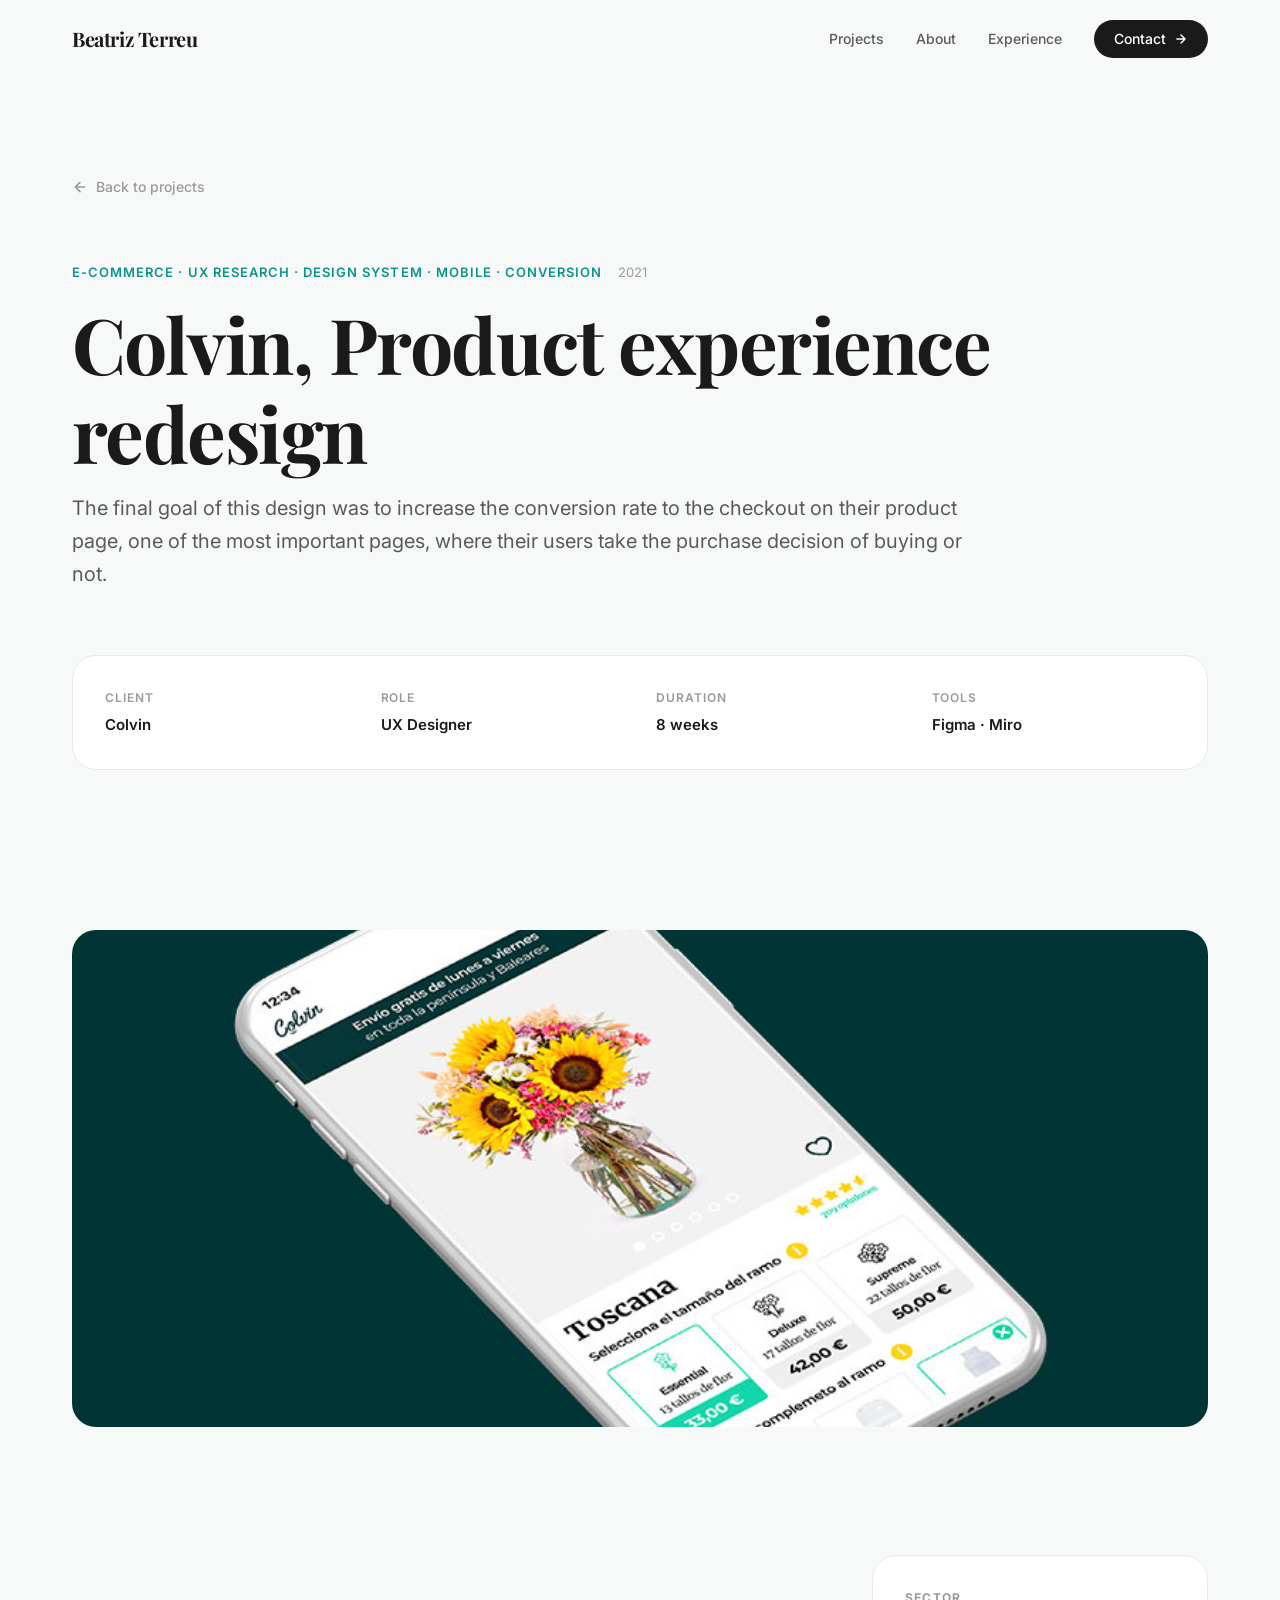
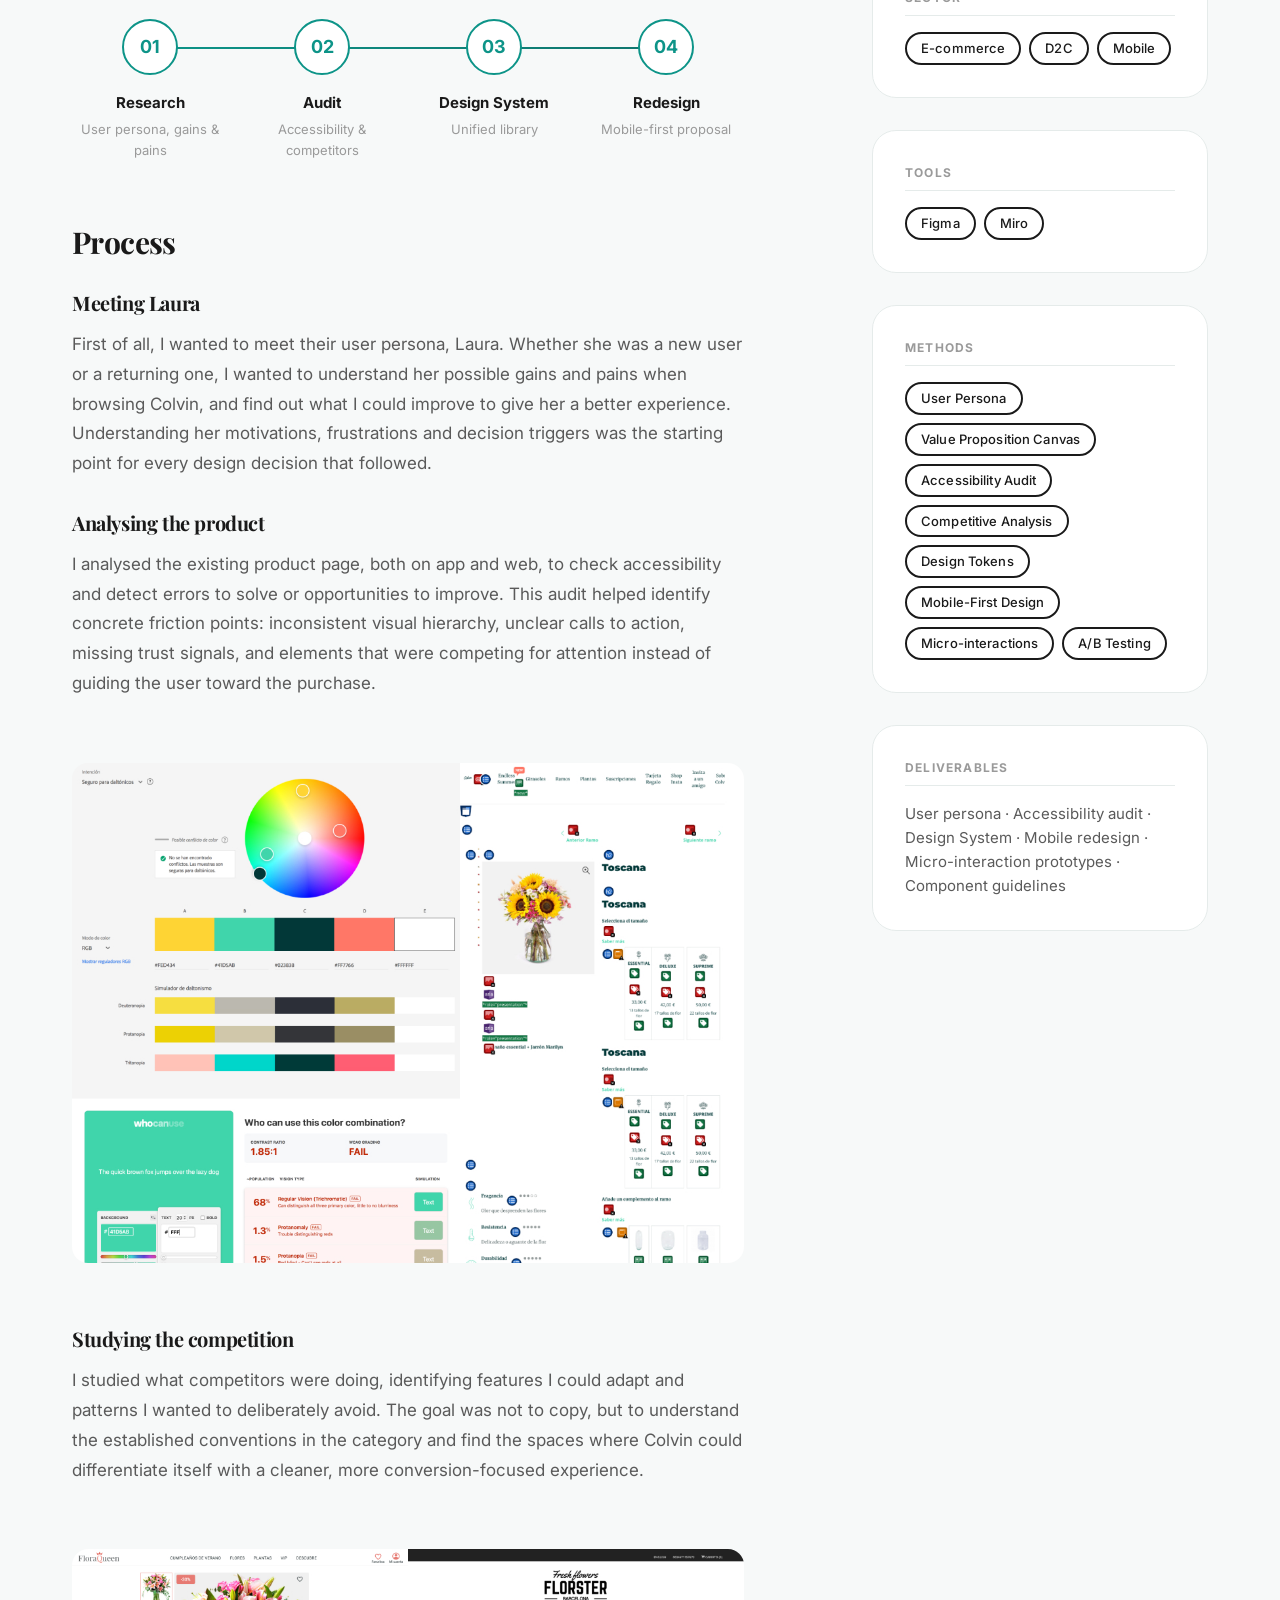
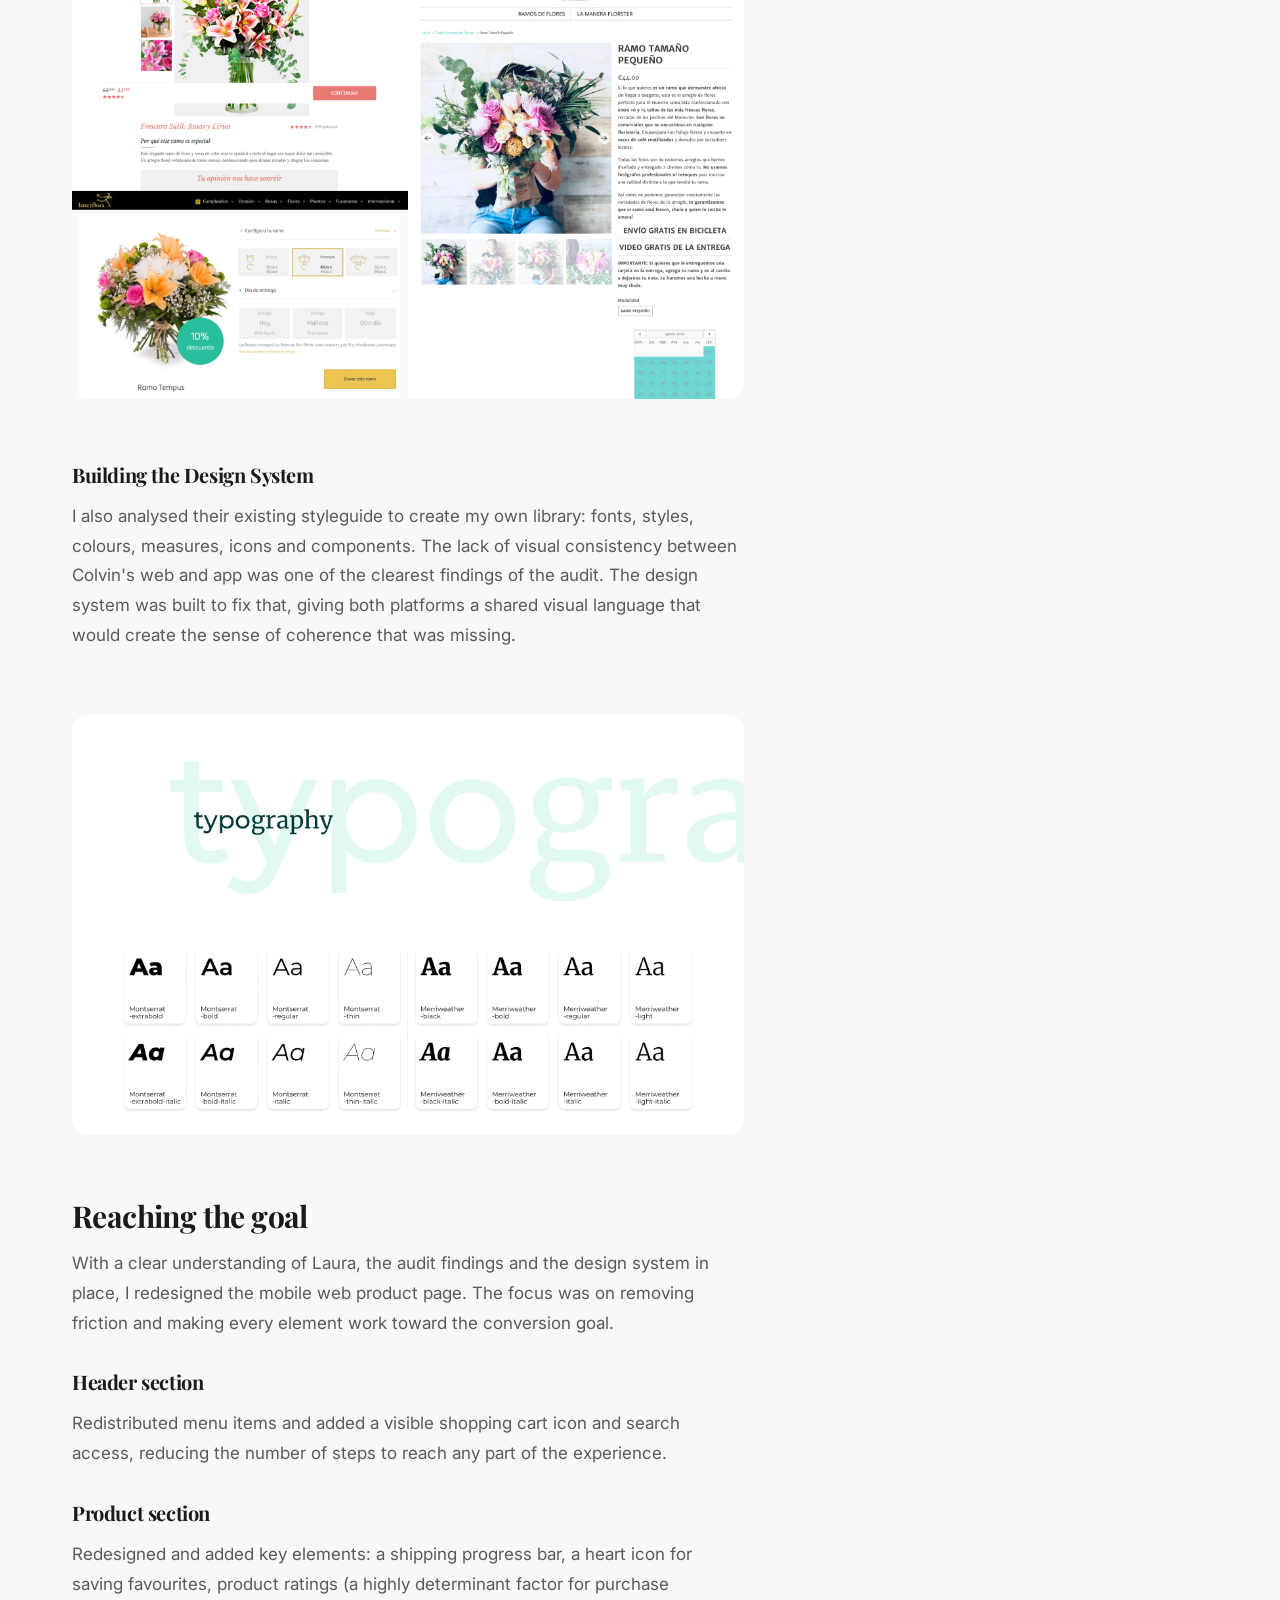
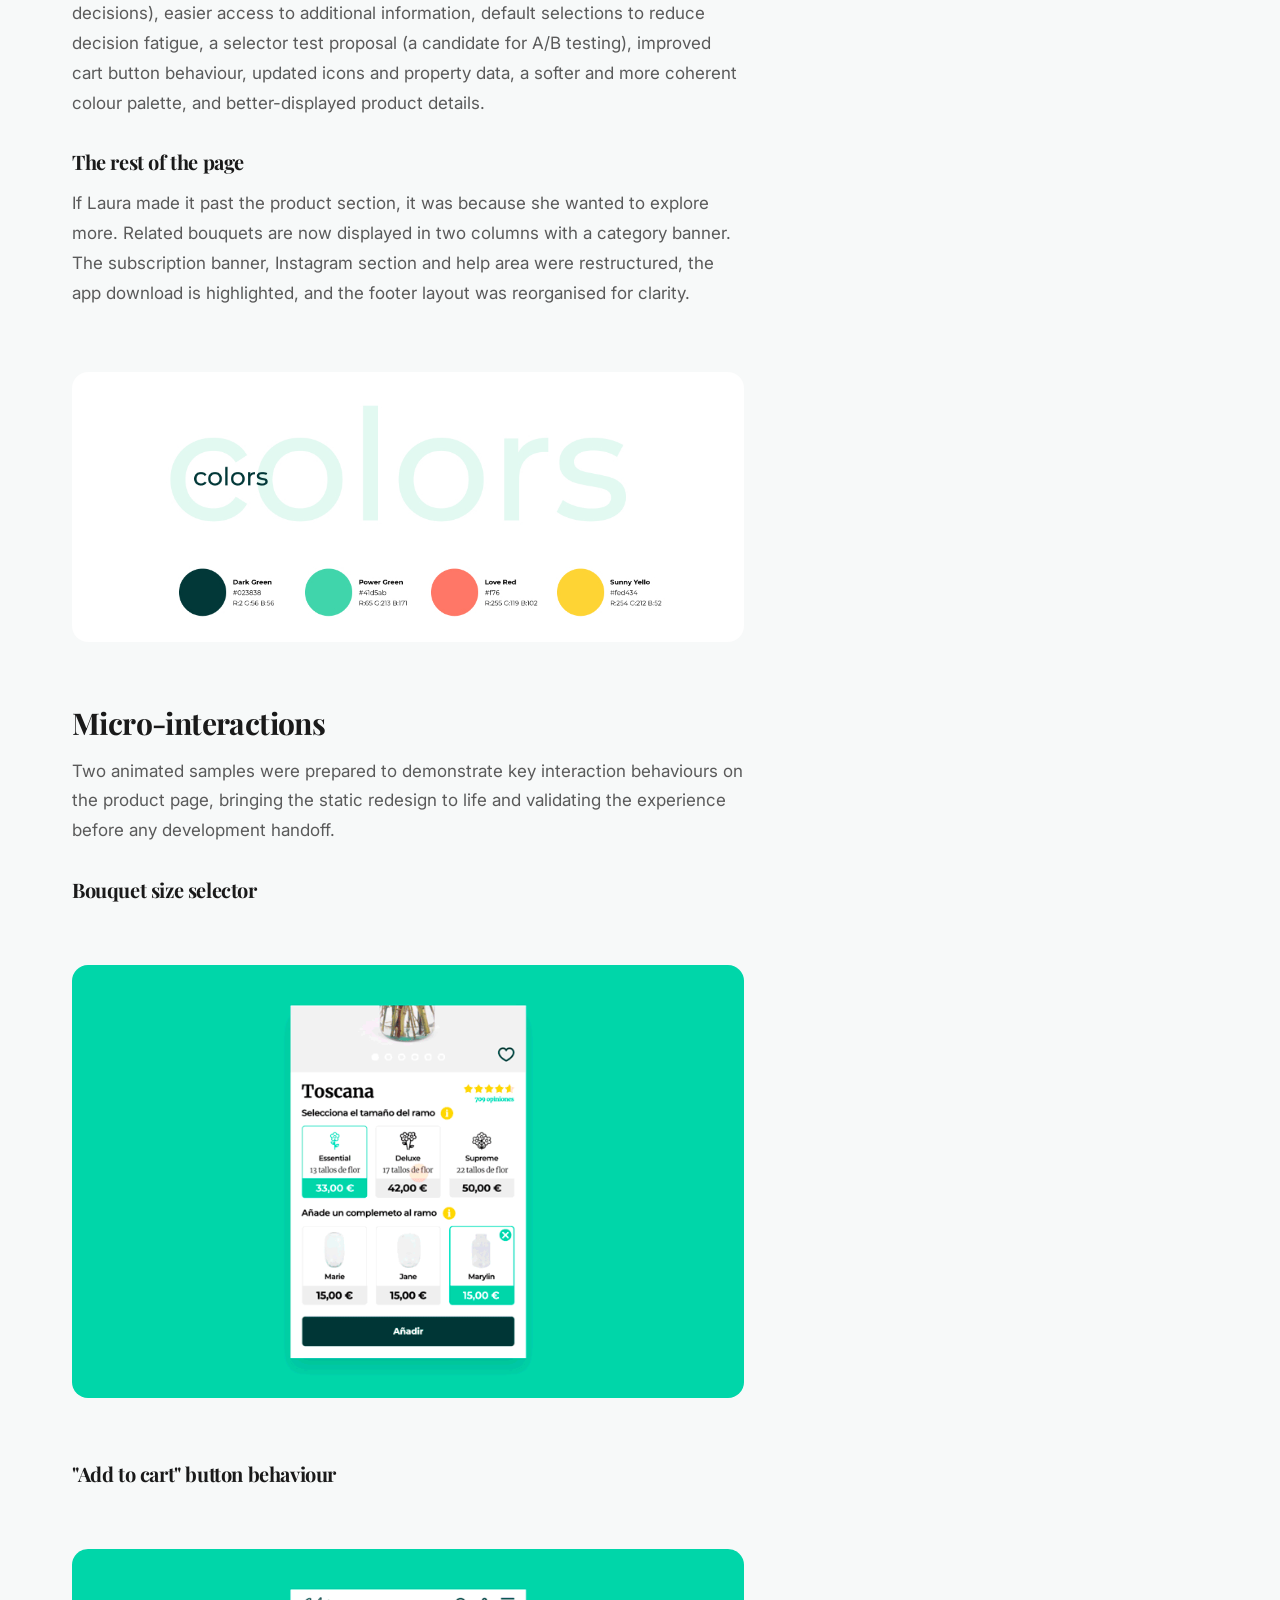
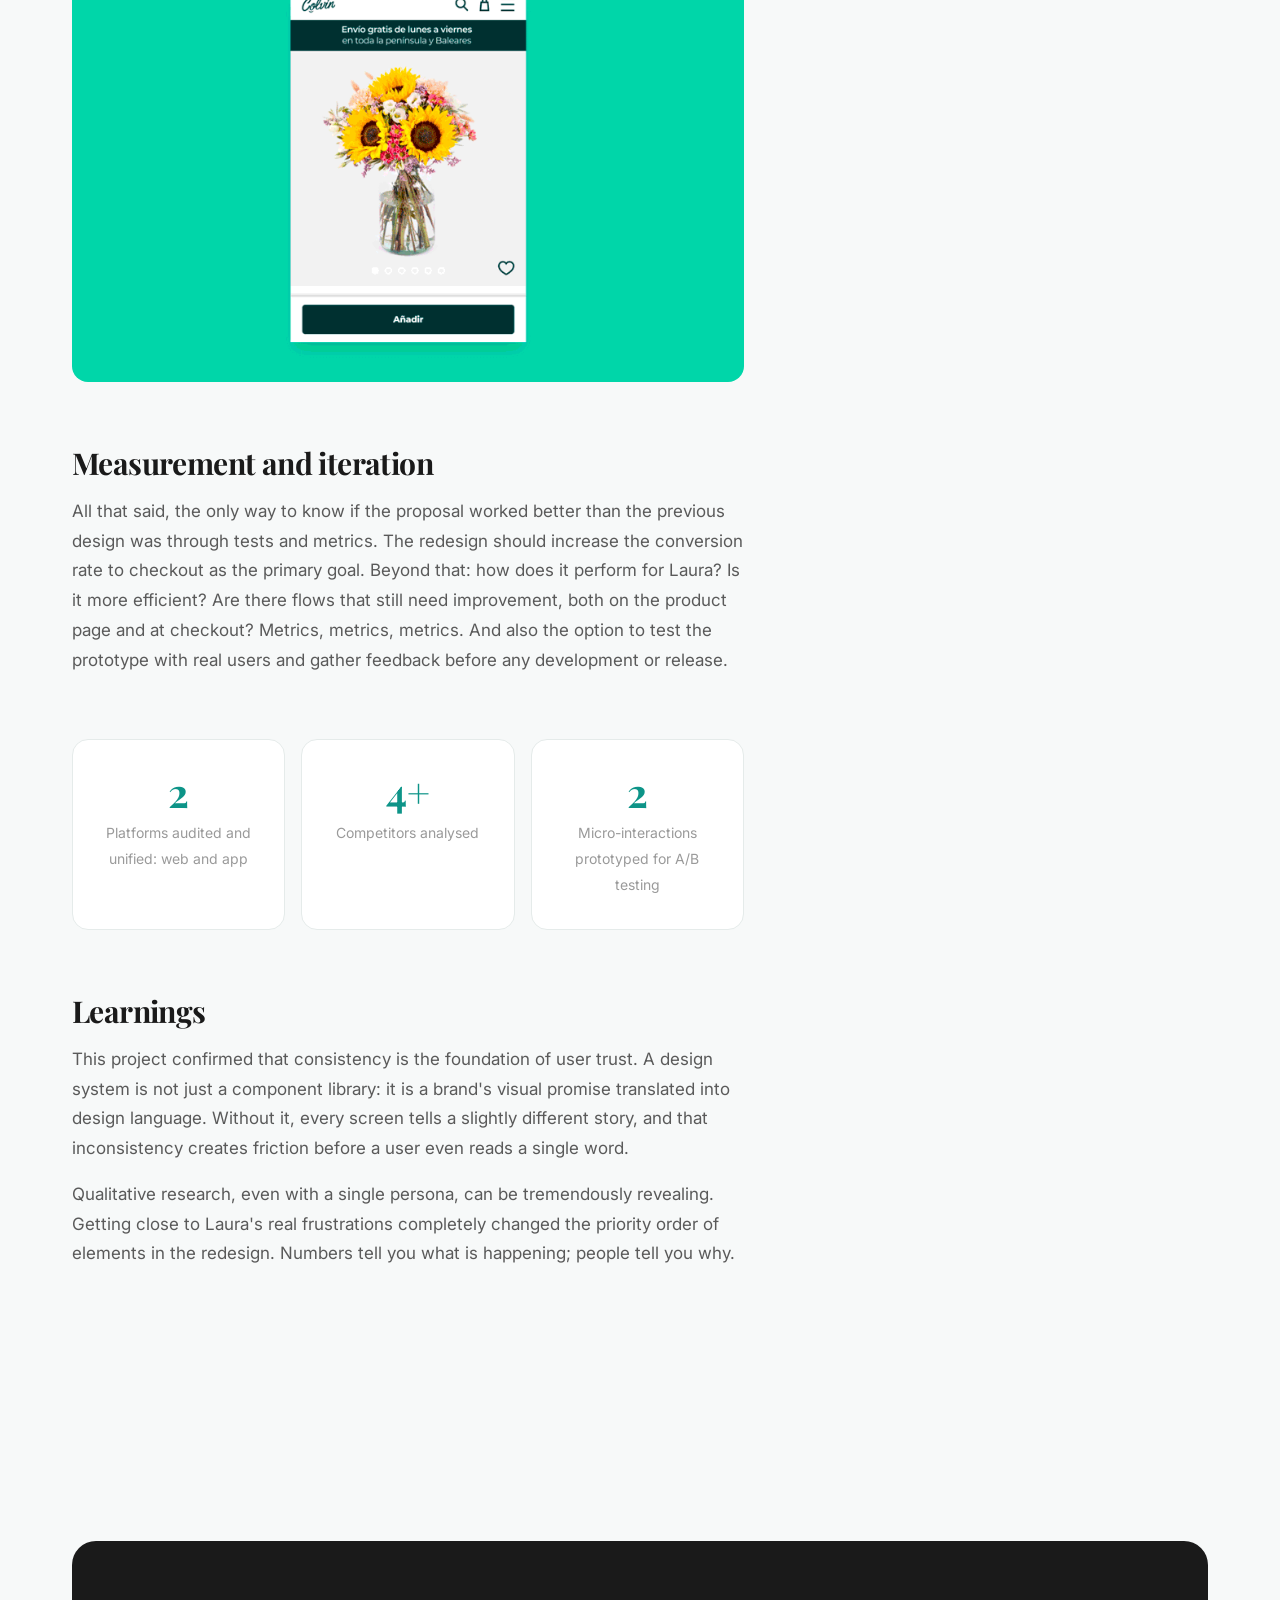
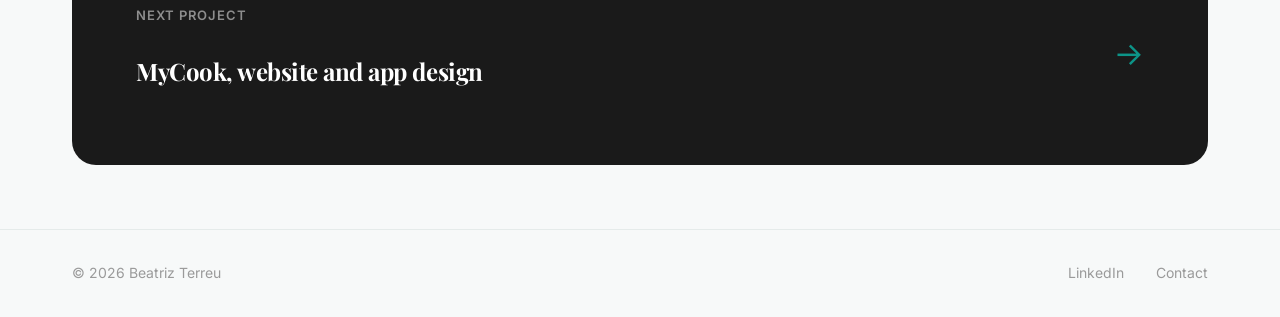
<file: projects/colvin.html>
<!DOCTYPE html>
<html lang="en">
<head>
  <meta charset="UTF-8" />
  <meta name="viewport" content="width=device-width, initial-scale=1.0" />
  <meta name="description" content="Case study: Colvin, UX Research, Design System and mobile product page redesign to increase conversion rate. By Beatriz Terreu." />
  <title>Colvin, Case Study · Beatriz Terreu</title>
  <link rel="preconnect" href="https://fonts.googleapis.com" />
  <link rel="preconnect" href="https://fonts.gstatic.com" crossorigin />
  <link href="https://fonts.googleapis.com/css2?family=Inter:wght@400;500;600;700&family=Playfair+Display:ital,wght@0,700;0,800;1,700&display=swap" rel="stylesheet" />
  <link rel="stylesheet" href="../styles/main.css" />
  <link rel="stylesheet" href="../styles/projects.css" />
  <link rel="icon" href="data:image/svg+xml,<svg xmlns='http://www.w3.org/2000/svg' viewBox='0 0 32 32'><rect width='32' height='32' rx='8' fill='%231A1A1A'/><text x='50%' y='56%' dominant-baseline='middle' text-anchor='middle' font-family='serif' font-size='16' font-weight='bold' fill='%230D9488'>BT</text></svg>" />
</head>
<body>

  <!-- NAV -->
  <nav class="nav" id="navbar">
    <div class="container">
      <div class="nav__inner">
        <a href="../index.html" class="nav__logo">Beatriz Terreu</a>
        <ul class="nav__links">
          <li><a href="../index.html#projects" class="nav__link">Projects</a></li>
          <li><a href="../index.html#about" class="nav__link">About</a></li>
          <li><a href="../index.html#experience" class="nav__link">Experience</a></li>
          <li><a href="mailto:bterreu@gmail.com" class="nav__cta">
              Contact
              <svg width="14" height="14" viewBox="0 0 24 24" fill="none" stroke="currentColor" stroke-width="2.5" stroke-linecap="round" stroke-linejoin="round" aria-hidden="true"><path d="M5 12h14M12 5l7 7-7 7"/></svg>
            </a></li>
        </ul>
        <button class="nav__hamburger" id="hamburger" aria-label="Menu" aria-expanded="false">
          <span></span><span></span><span></span>
        </button>
      </div>
    </div>
    <div class="nav__mobile" id="mobile-nav">
      <a href="../index.html#projects" class="nav__link">Projects</a>
      <a href="../index.html#about" class="nav__link">About</a>
      <a href="../index.html#experience" class="nav__link">Experience</a>
      <a href="mailto:bterreu@gmail.com" class="nav__cta" style="align-self:flex-start;">
              Contact
              <svg width="14" height="14" viewBox="0 0 24 24" fill="none" stroke="currentColor" stroke-width="2.5" stroke-linecap="round" stroke-linejoin="round" aria-hidden="true"><path d="M5 12h14M12 5l7 7-7 7"/></svg>
            </a>
    </div>
  </nav>

  <!-- PROJECT HERO -->
  <section class="project-hero">
    <div class="container">
      <a href="../index.html#projects" class="project-hero__back">
        <svg width="16" height="16" viewBox="0 0 24 24" fill="none" stroke="currentColor" stroke-width="2.5" stroke-linecap="round" stroke-linejoin="round"><path d="M19 12H5M12 19l-7-7 7-7"/></svg>
        Back to projects
      </a>

      <div class="project-hero__meta">
        <span class="project-hero__category">E-commerce · UX Research · Design System · Mobile · Conversion</span>
        <span class="project-hero__year">2021</span>
      </div>

      <h1 class="project-hero__title">Colvin, Product experience redesign</h1>
      <p class="project-hero__lead">The final goal of this design was to increase the conversion rate to the checkout on their product page, one of the most important pages, where their users take the purchase decision of buying or not.</p>

      <div class="project-hero__info">
        <div class="project-hero__info-item">
          <span class="project-hero__info-label">Client</span>
          <div class="project-hero__info-value">Colvin</div>
        </div>
        <div class="project-hero__info-item">
          <span class="project-hero__info-label">Role</span>
          <div class="project-hero__info-value">UX Designer</div>
        </div>
        <div class="project-hero__info-item">
          <span class="project-hero__info-label">Duration</span>
          <div class="project-hero__info-value">8 weeks</div>
        </div>
        <div class="project-hero__info-item">
          <span class="project-hero__info-label">Tools</span>
          <div class="project-hero__info-value">Figma · Miro</div>
        </div>
      </div>
    </div>
  </section>

  <!-- COVER -->
  <div class="container">
    <div class="project-cover" style="padding:0; overflow:hidden; background:#1a472a;">
      <img src="../assets/images/colvin/portada-colvin.jpg" alt="Colvin, product page redesign" style="width:100%; height:100%; object-fit:cover; display:block;"  loading="eager" />
    </div>
  </div>

  <!-- CONTENT -->
  <div class="container" style="padding-bottom: var(--space-3xl);">
    <div class="project-content">

      <main class="project-body">

        <!-- PROCESS -->
        <div class="process-steps">
          <div class="process-step">
            <div class="process-step__num">01</div>
            <div class="process-step__title">Research</div>
            <div class="process-step__desc">User persona, gains & pains</div>
          </div>
          <div class="process-step">
            <div class="process-step__num">02</div>
            <div class="process-step__title">Audit</div>
            <div class="process-step__desc">Accessibility & competitors</div>
          </div>
          <div class="process-step">
            <div class="process-step__num">03</div>
            <div class="process-step__title">Design System</div>
            <div class="process-step__desc">Unified library</div>
          </div>
          <div class="process-step">
            <div class="process-step__num">04</div>
            <div class="process-step__title">Redesign</div>
            <div class="process-step__desc">Mobile-first proposal</div>
          </div>
        </div>

        <h2>Process</h2>

        <h3>Meeting Laura</h3>
        <p>First of all, I wanted to meet their user persona, Laura. Whether she was a new user or a returning one, I wanted to understand her possible gains and pains when browsing Colvin, and find out what I could improve to give her a better experience. Understanding her motivations, frustrations and decision triggers was the starting point for every design decision that followed.</p>

        <h3>Analysing the product</h3>
        <p>I analysed the existing product page, both on app and web, to check accessibility and detect errors to solve or opportunities to improve. This audit helped identify concrete friction points: inconsistent visual hierarchy, unclear calls to action, missing trust signals, and elements that were competing for attention instead of guiding the user toward the purchase.</p>

        <div class="project-gallery">
          <div class="gallery-grid gallery-grid--full">
            <div class="gallery-item">
              <img src="../assets/images/colvin/colvin-01.jpg" alt="Product page analysis: app and web audit"  loading="lazy" />
            </div>
          </div>
        </div>

        <h3>Studying the competition</h3>
        <p>I studied what competitors were doing, identifying features I could adapt and patterns I wanted to deliberately avoid. The goal was not to copy, but to understand the established conventions in the category and find the spaces where Colvin could differentiate itself with a cleaner, more conversion-focused experience.</p>

        <div class="project-gallery">
          <div class="gallery-grid gallery-grid--full">
            <div class="gallery-item">
              <img src="../assets/images/colvin/colvin-02.jpg" alt="Competitive analysis"  loading="lazy" />
            </div>
          </div>
        </div>

        <h3>Building the Design System</h3>
        <p>I also analysed their existing styleguide to create my own library: fonts, styles, colours, measures, icons and components. The lack of visual consistency between Colvin's web and app was one of the clearest findings of the audit. The design system was built to fix that, giving both platforms a shared visual language that would create the sense of coherence that was missing.</p>

        <div class="project-gallery">
          <div class="gallery-grid gallery-grid--full">
            <div class="gallery-item">
              <img src="../assets/images/colvin/colvin-03.jpg" alt="Design System: library, tokens and components"  loading="lazy" />
            </div>
          </div>
        </div>

        <h2>Reaching the goal</h2>

        <p>With a clear understanding of Laura, the audit findings and the design system in place, I redesigned the mobile web product page. The focus was on removing friction and making every element work toward the conversion goal.</p>

        <h3>Header section</h3>
        <p>Redistributed menu items and added a visible shopping cart icon and search access, reducing the number of steps to reach any part of the experience.</p>

        <h3>Product section</h3>
        <p>Redesigned and added key elements: a shipping progress bar, a heart icon for saving favourites, product ratings (a highly determinant factor for purchase decisions), easier access to additional information, default selections to reduce decision fatigue, a selector test proposal (a candidate for A/B testing), improved cart button behaviour, updated icons and property data, a softer and more coherent colour palette, and better-displayed product details.</p>

        <h3>The rest of the page</h3>
        <p>If Laura made it past the product section, it was because she wanted to explore more. Related bouquets are now displayed in two columns with a category banner. The subscription banner, Instagram section and help area were restructured, the app download is highlighted, and the footer layout was reorganised for clarity.</p>

        <div class="project-gallery">
          <div class="gallery-grid gallery-grid--full">
            <div class="gallery-item">
              <img src="../assets/images/colvin/colvin-04.jpg" alt="Redesigned mobile product page"  loading="lazy" />
            </div>
          </div>
        </div>

        <h2>Micro-interactions</h2>
        <p>Two animated samples were prepared to demonstrate key interaction behaviours on the product page, bringing the static redesign to life and validating the experience before any development handoff.</p>

        <h3>Bouquet size selector</h3>

        <div class="project-gallery">
          <div class="gallery-grid gallery-grid--full">
            <div class="gallery-item" style="background:#f8f8f8;">
              <img src="../assets/images/colvin/colvin-06.gif" alt="Micro-interaction: bouquet size selector" style="width:100%; display:block;"  loading="lazy" />
            </div>
          </div>
        </div>

        <h3>"Add to cart" button behaviour</h3>

        <div class="project-gallery">
          <div class="gallery-grid gallery-grid--full">
            <div class="gallery-item" style="background:#f8f8f8;">
              <img src="../assets/images/colvin/colvin-07.gif" alt="Micro-interaction: add to cart button" style="width:100%; display:block;"  loading="lazy" />
            </div>
          </div>
        </div>

        <h2>Measurement and iteration</h2>
        <p>All that said, the only way to know if the proposal worked better than the previous design was through tests and metrics. The redesign should increase the conversion rate to checkout as the primary goal. Beyond that: how does it perform for Laura? Is it more efficient? Are there flows that still need improvement, both on the product page and at checkout? Metrics, metrics, metrics. And also the option to test the prototype with real users and gather feedback before any development or release.</p>

        <!-- METRICS -->
        <div class="outcomes-grid">
          <div class="outcome-card">
            <span class="outcome-card__value">2</span>
            <span class="outcome-card__label">Platforms audited and unified: web and app</span>
          </div>
          <div class="outcome-card">
            <span class="outcome-card__value">4+</span>
            <span class="outcome-card__label">Competitors analysed</span>
          </div>
          <div class="outcome-card">
            <span class="outcome-card__value">2</span>
            <span class="outcome-card__label">Micro-interactions prototyped for A/B testing</span>
          </div>
        </div>

        <h2>Learnings</h2>
        <p>This project confirmed that consistency is the foundation of user trust. A design system is not just a component library: it is a brand's visual promise translated into design language. Without it, every screen tells a slightly different story, and that inconsistency creates friction before a user even reads a single word.</p>
        <p>Qualitative research, even with a single persona, can be tremendously revealing. Getting close to Laura's real frustrations completely changed the priority order of elements in the redesign. Numbers tell you what is happening; people tell you why.</p>

      </main>

      <!-- SIDEBAR -->
      <aside class="project-sidebar">
        <div class="sidebar-card">
          <div class="sidebar-card__title">Sector</div>
          <div class="sidebar-tags">
            <span class="tag">E-commerce</span>
            <span class="tag">D2C</span>
            <span class="tag">Mobile</span>
          </div>
        </div>

        <div class="sidebar-card">
          <div class="sidebar-card__title">Tools</div>
          <div class="sidebar-tags">
            <span class="tag">Figma</span>
            <span class="tag">Miro</span>
          </div>
        </div>

        <div class="sidebar-card">
          <div class="sidebar-card__title">Methods</div>
          <div class="sidebar-tags">
            <span class="tag">User Persona</span>
            <span class="tag">Value Proposition Canvas</span>
            <span class="tag">Accessibility Audit</span>
            <span class="tag">Competitive Analysis</span>
            <span class="tag">Design Tokens</span>
            <span class="tag">Mobile-First Design</span>
            <span class="tag">Micro-interactions</span>
            <span class="tag">A/B Testing</span>
          </div>
        </div>

        <div class="sidebar-card">
          <div class="sidebar-card__title">Deliverables</div>
          <p>User persona · Accessibility audit · Design System · Mobile redesign · Micro-interaction prototypes · Component guidelines</p>
        </div>
      </aside>
    </div>
  </div>

  <!-- NEXT PROJECT -->
  <div class="container">
        <a href="mycook.html" class="next-project">
      <div>
        <span class="next-project__label">Next project</span>
        <h3 class="next-project__title">MyCook, website and app design</h3>
      </div>
      <span class="next-project__arrow">→</span>
    </a>
  </div>

  <!-- FOOTER -->
  <footer class="footer">
    <div class="container">
      <div class="footer__inner">
        <p class="footer__copy">© 2026 Beatriz Terreu</p>
        <div class="footer__links">
          <a href="https://www.linkedin.com/in/beatrizterreu/" target="_blank" rel="noopener noreferrer" class="footer__link">LinkedIn</a>
          <a href="mailto:bterreu@gmail.com" class="footer__link">Contact</a>
        </div>
      </div>
    </div>
  </footer>

  <script>
    const navbar = document.getElementById('navbar');
    window.addEventListener('scroll', () => {
      navbar.classList.toggle('scrolled', window.scrollY > 20);
    }, { passive: true });
    const hamburger = document.getElementById('hamburger');
    const mobileNav = document.getElementById('mobile-nav');
    hamburger.addEventListener('click', () => {
      const isOpen = hamburger.classList.toggle('open');
      mobileNav.classList.toggle('open', isOpen);
      hamburger.setAttribute('aria-expanded', isOpen);
    });
    const revealElements = document.querySelectorAll('.reveal');
    const observer = new IntersectionObserver((entries) => {
      entries.forEach(entry => {
        if (entry.isIntersecting) { entry.target.classList.add('visible'); observer.unobserve(entry.target); }
      });
    }, { threshold: 0.05 });
    revealElements.forEach(el => observer.observe(el));
    setTimeout(() => {
      revealElements.forEach(el => {
        const rect = el.getBoundingClientRect();
        if (rect.top < window.innerHeight) el.classList.add('visible');
      });
    }, 100);
  </script>
</body>
</html>
</file>
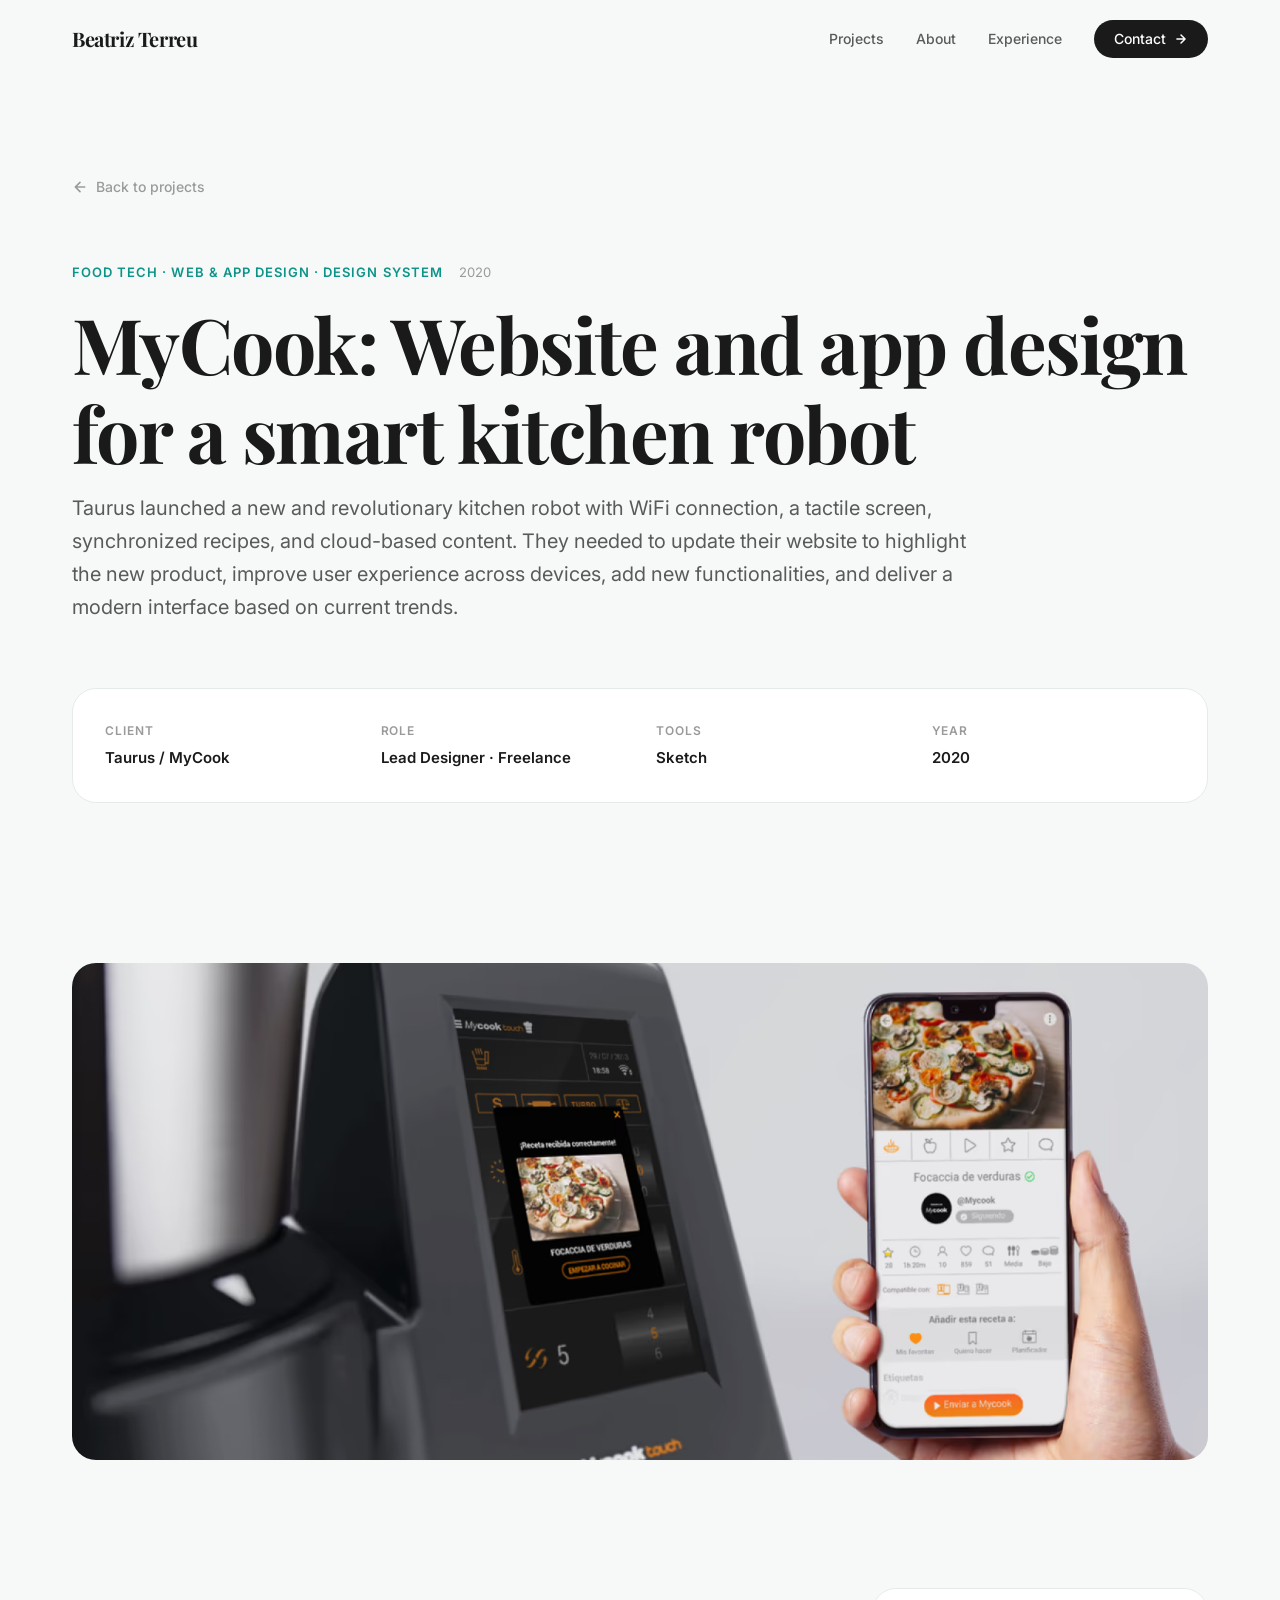
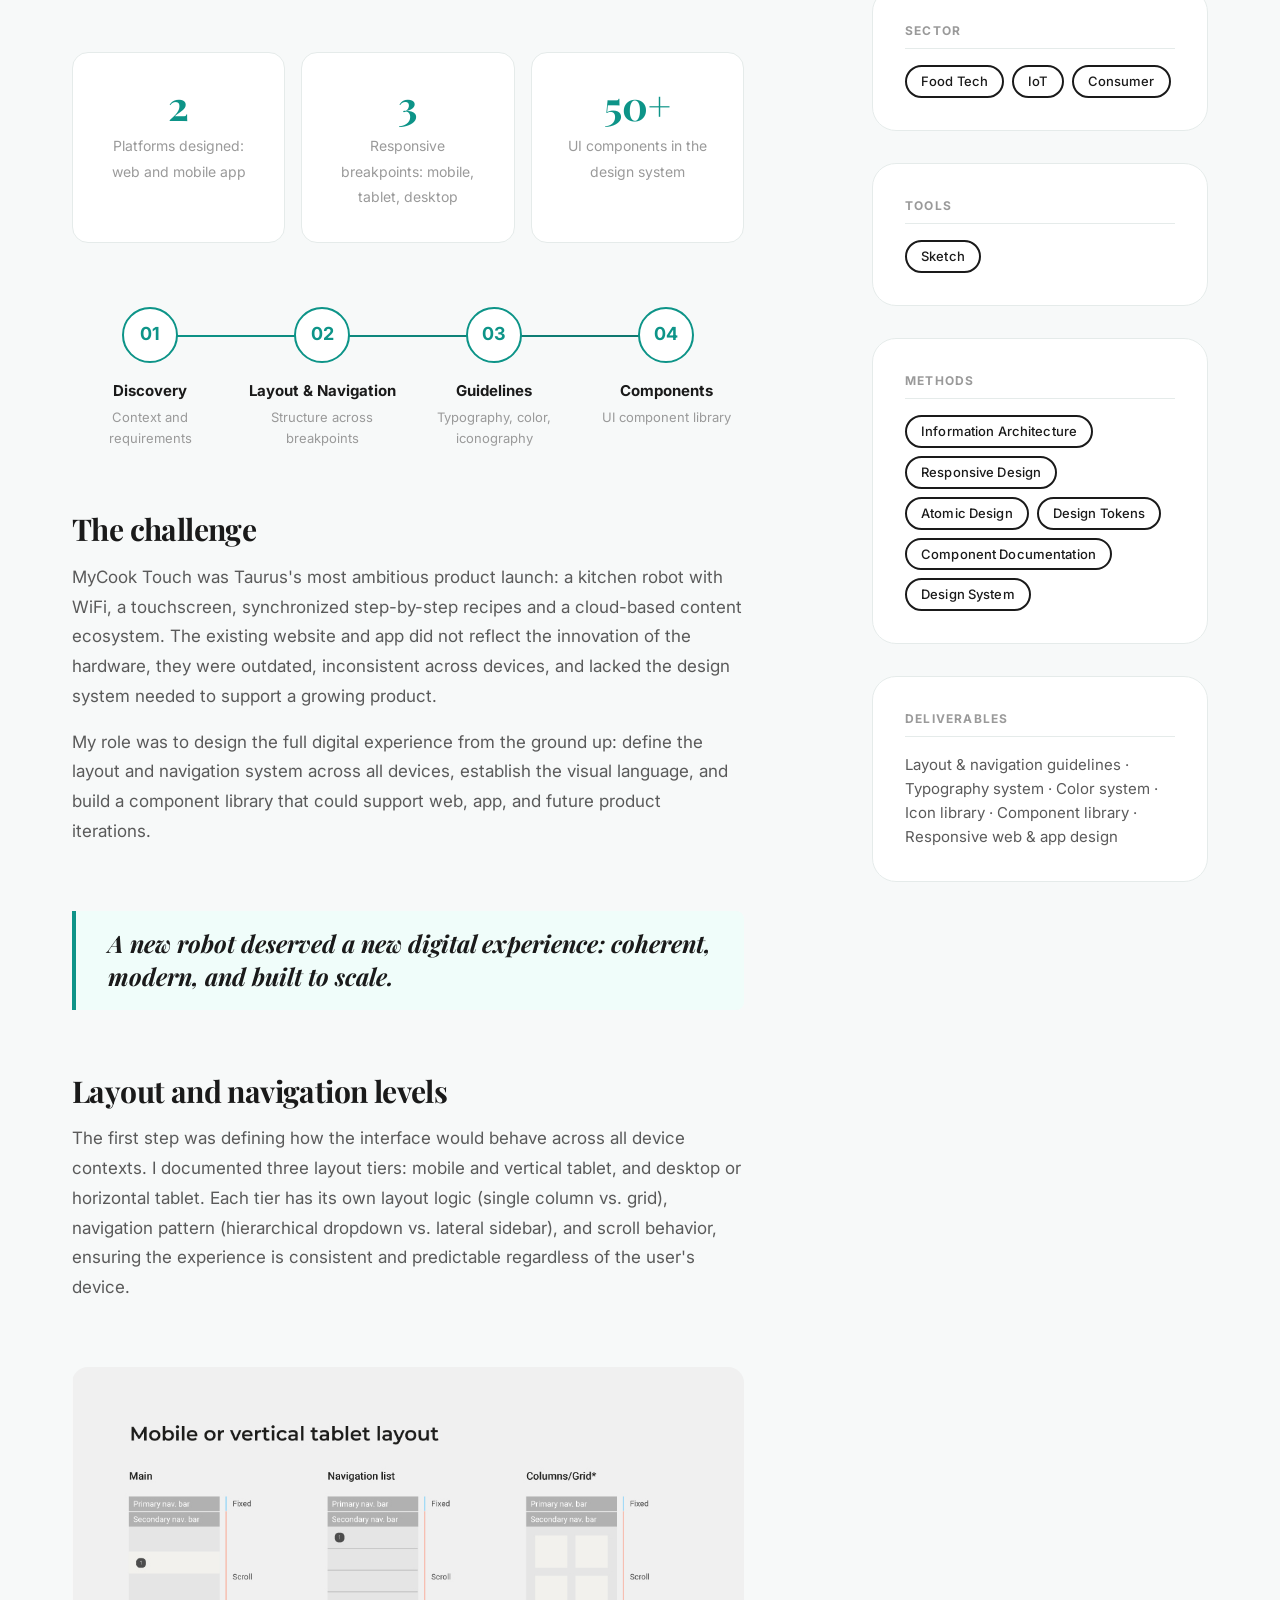
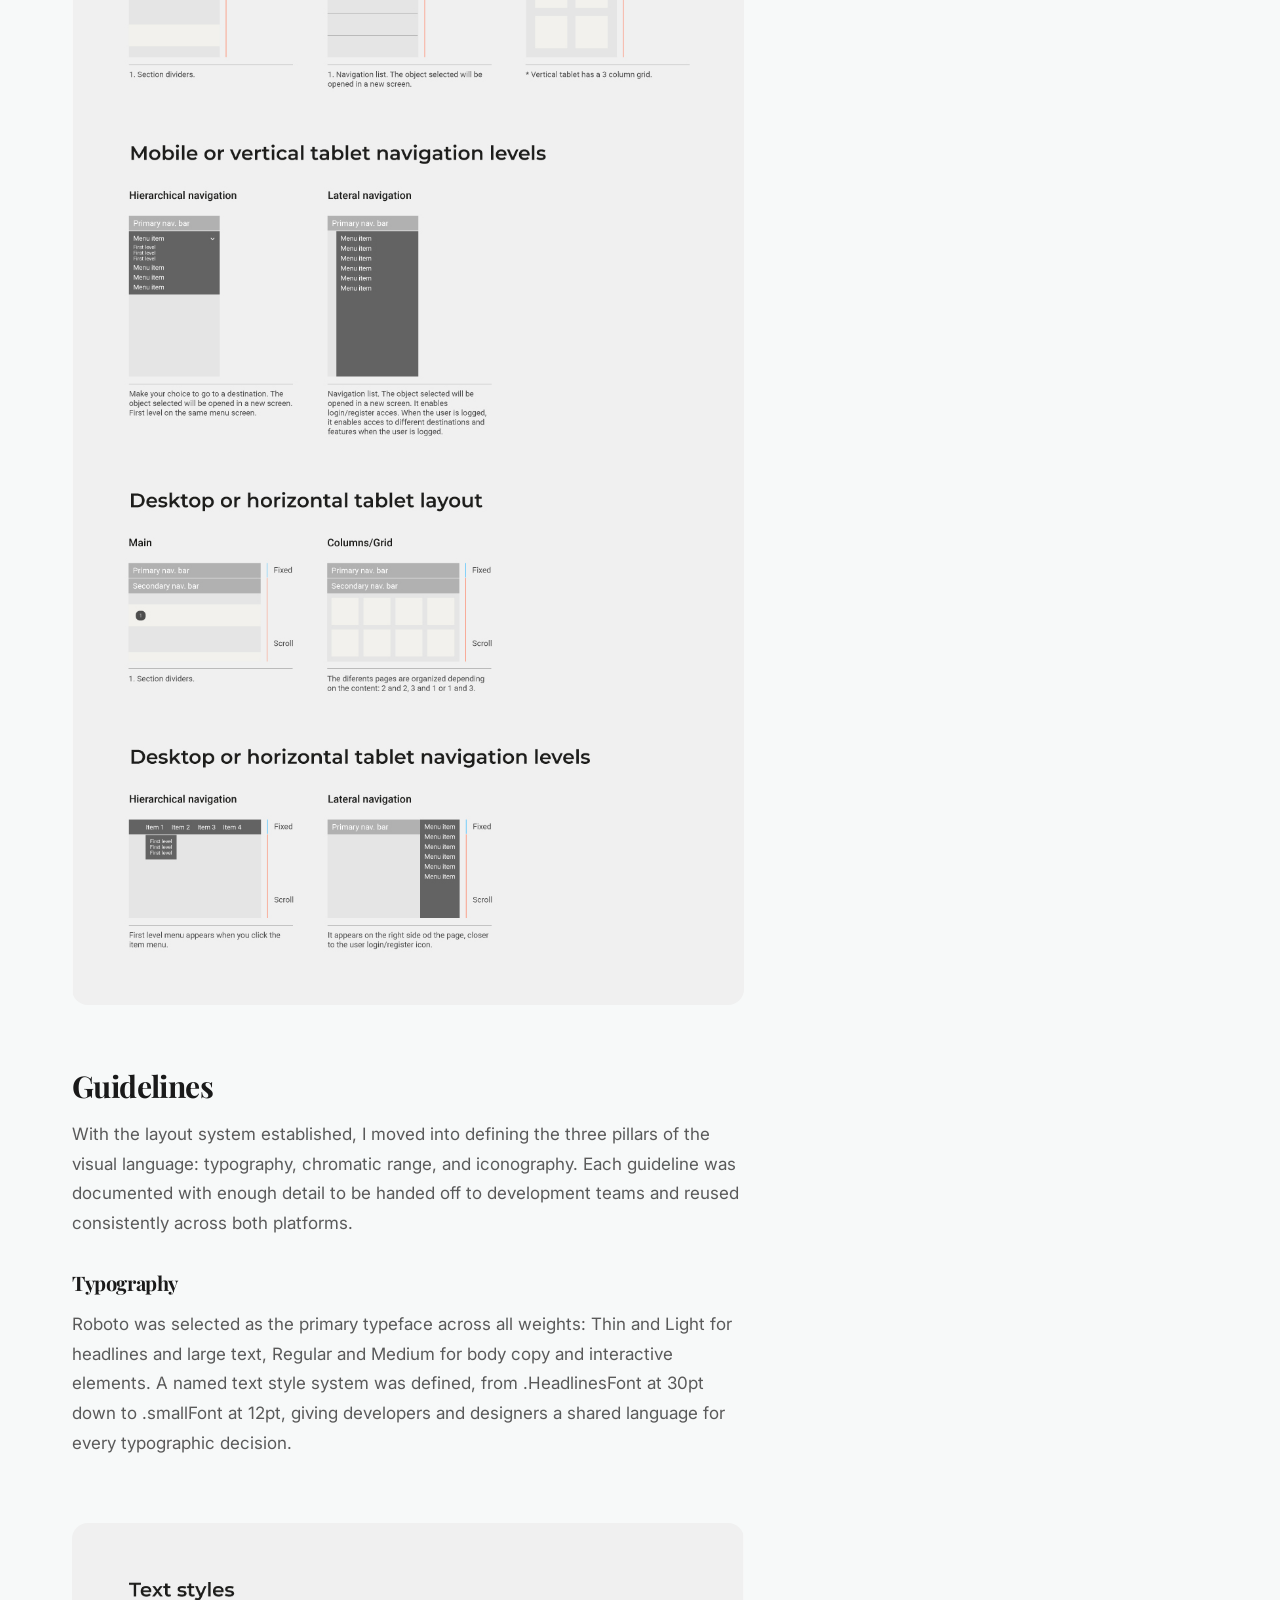
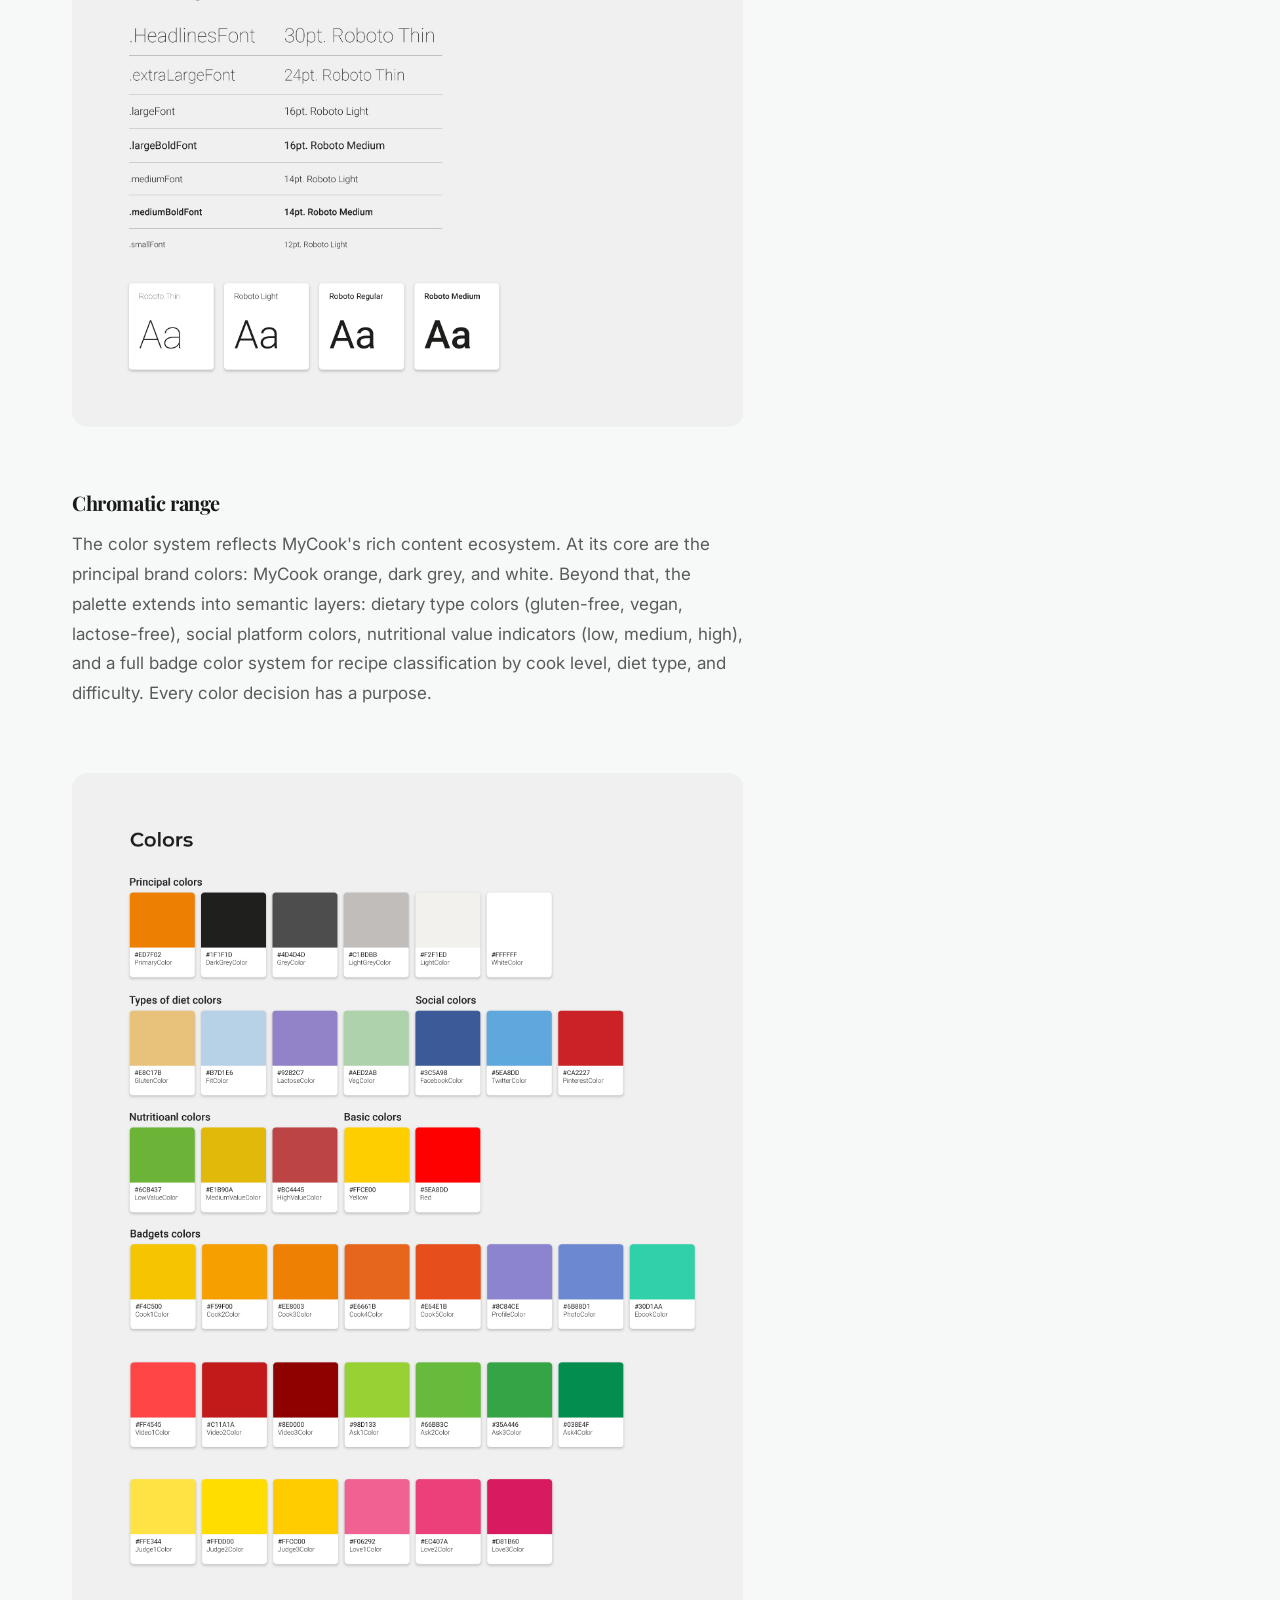
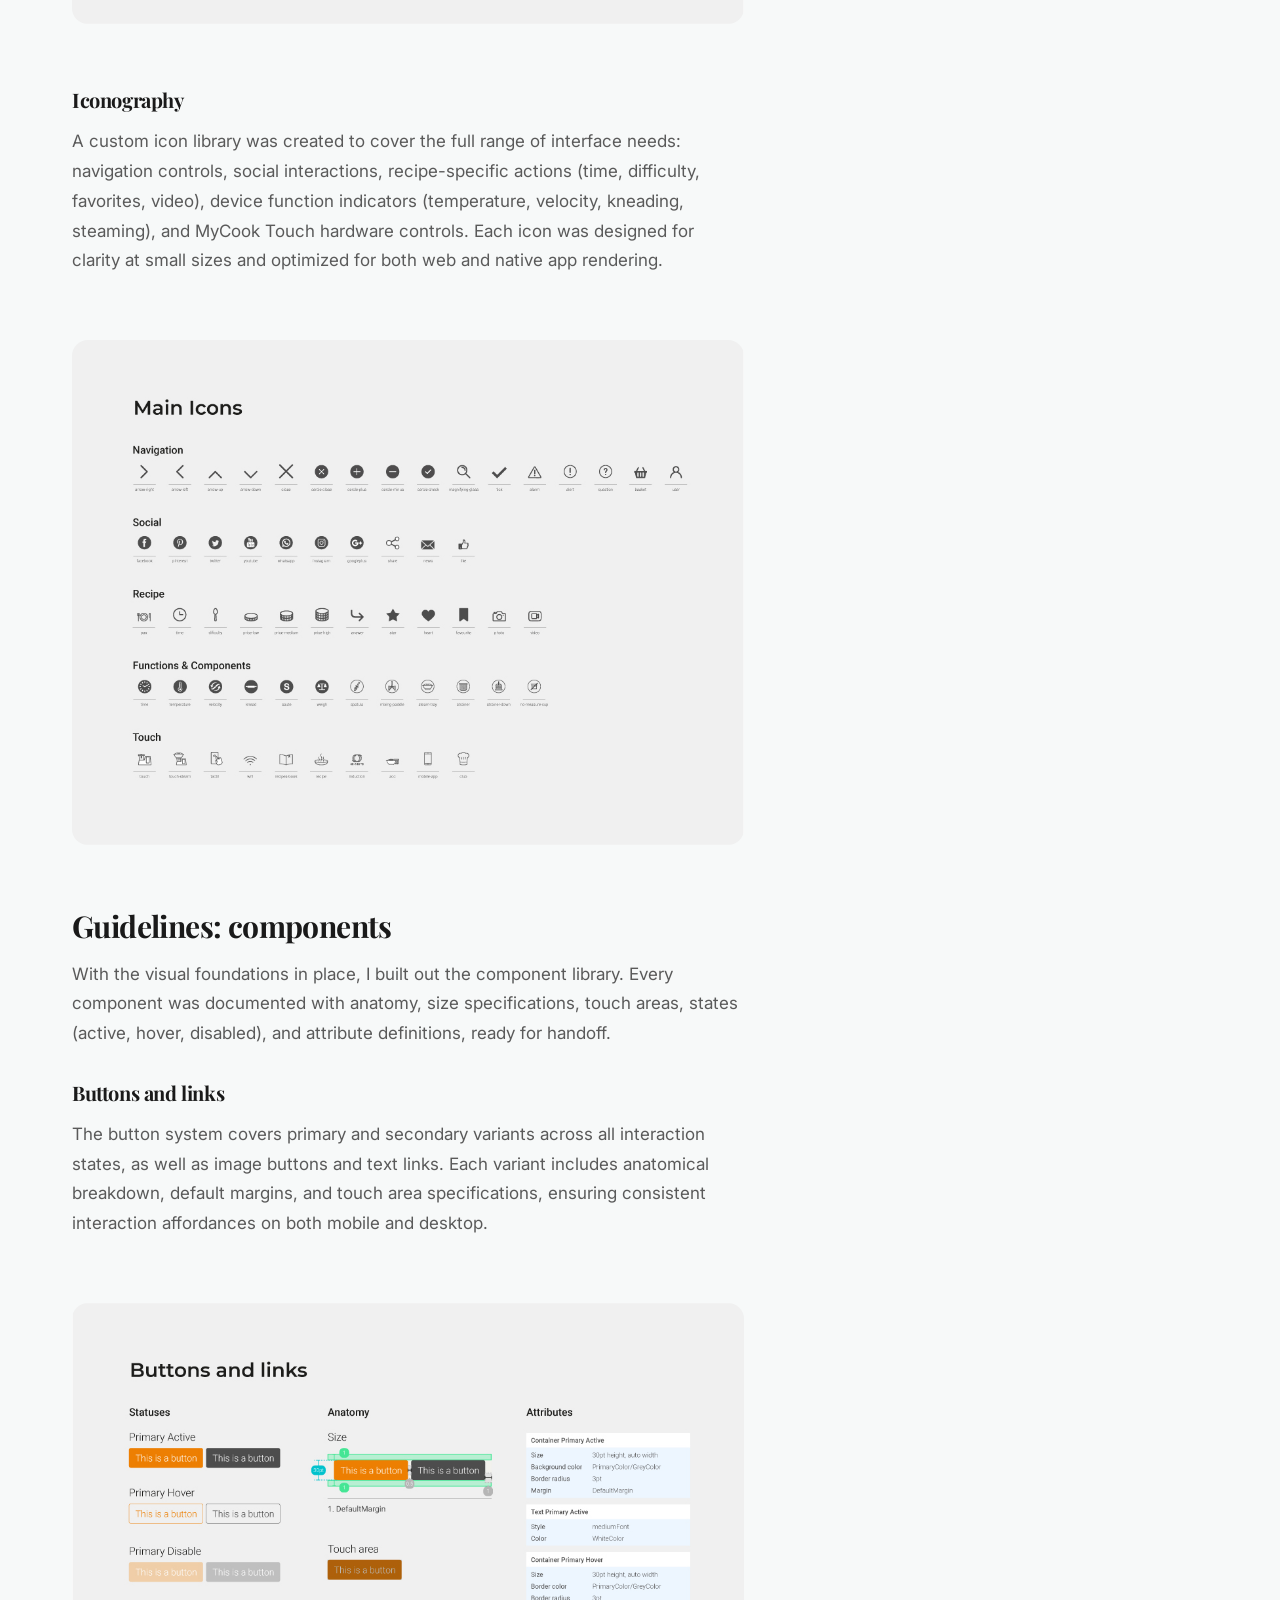
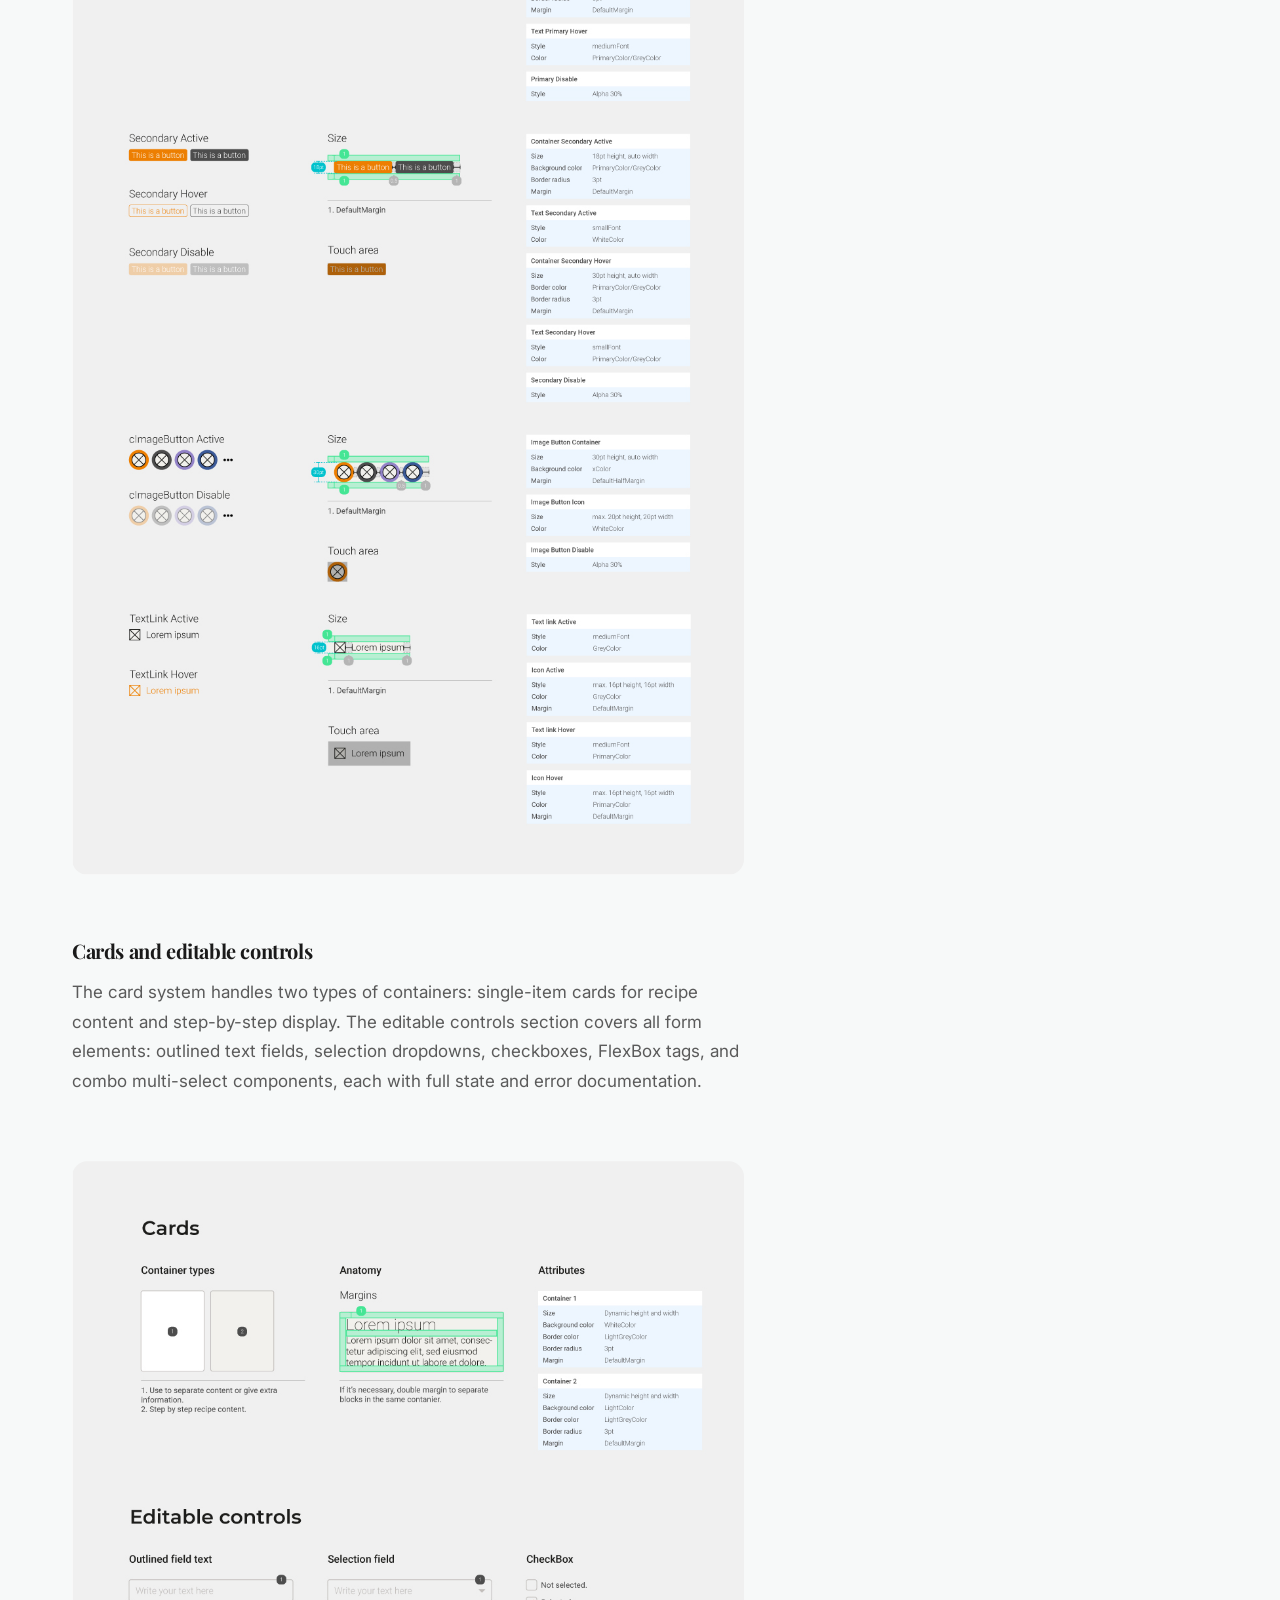
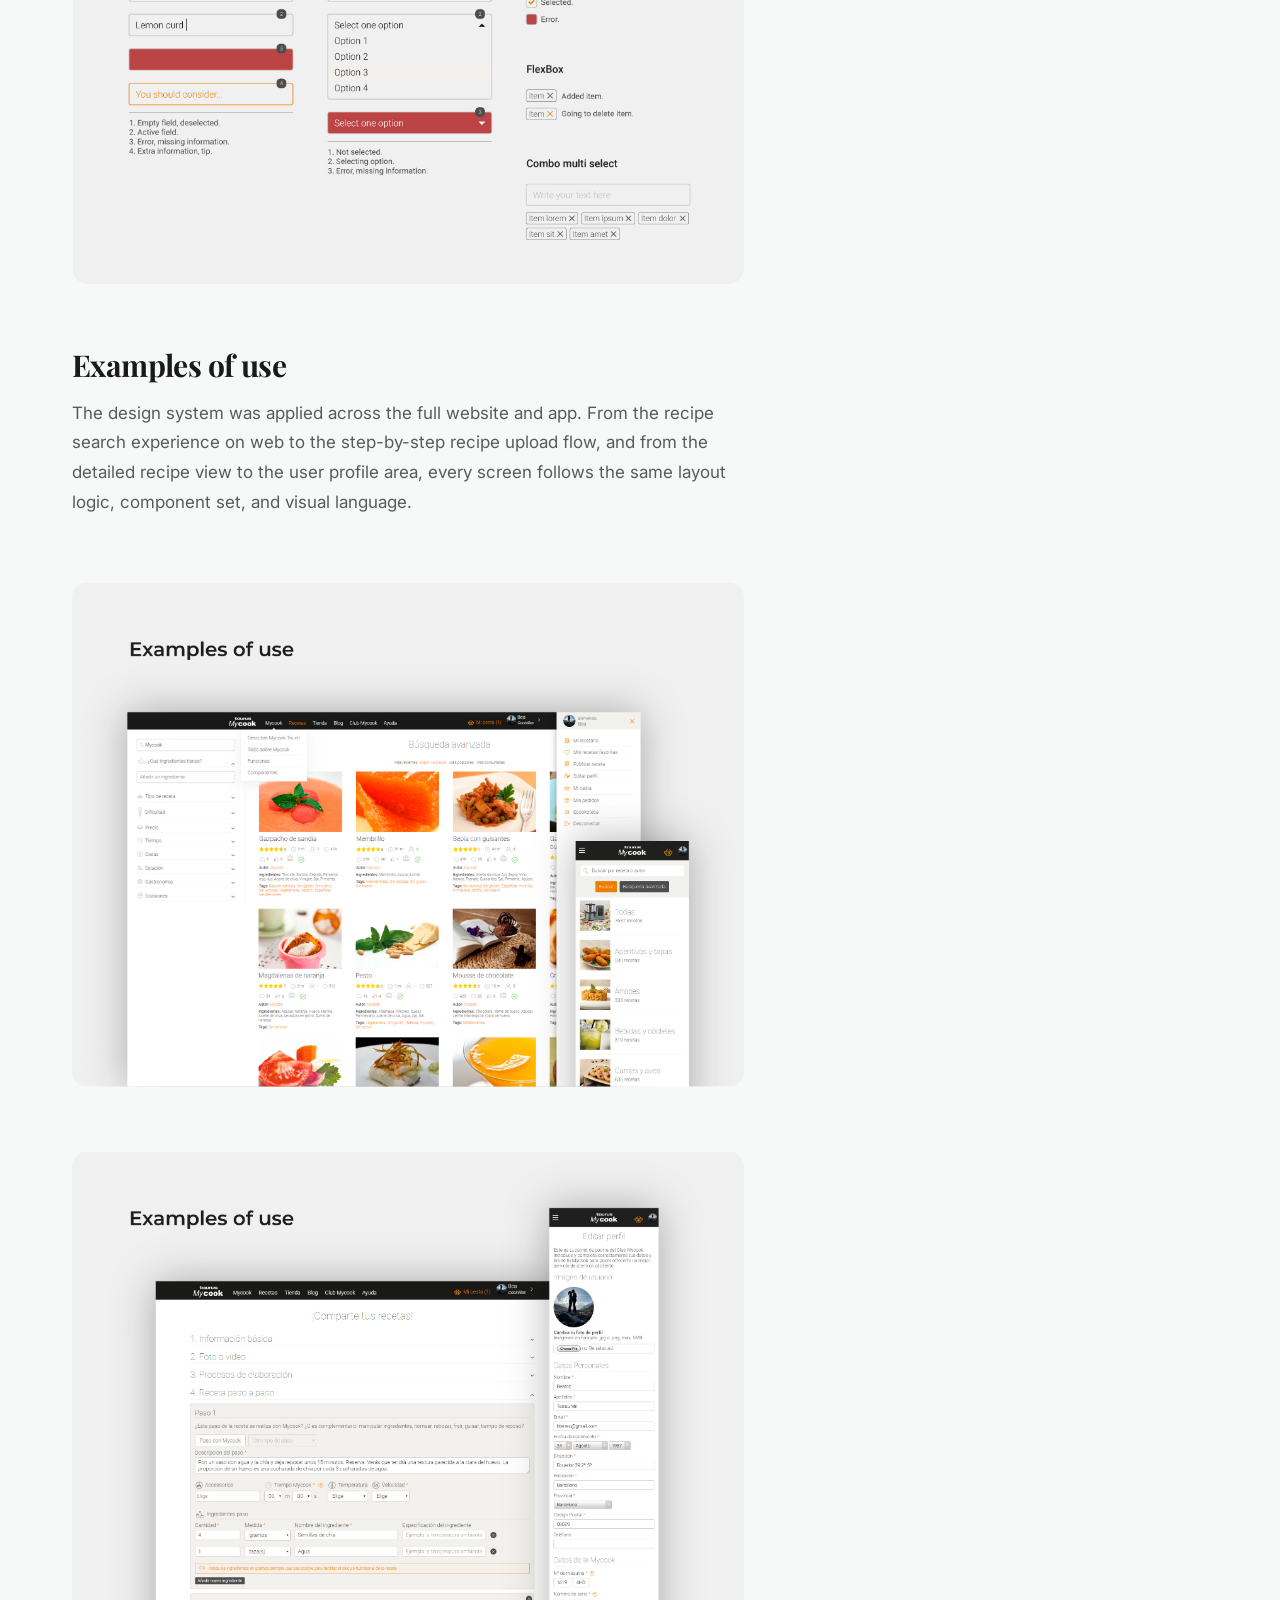
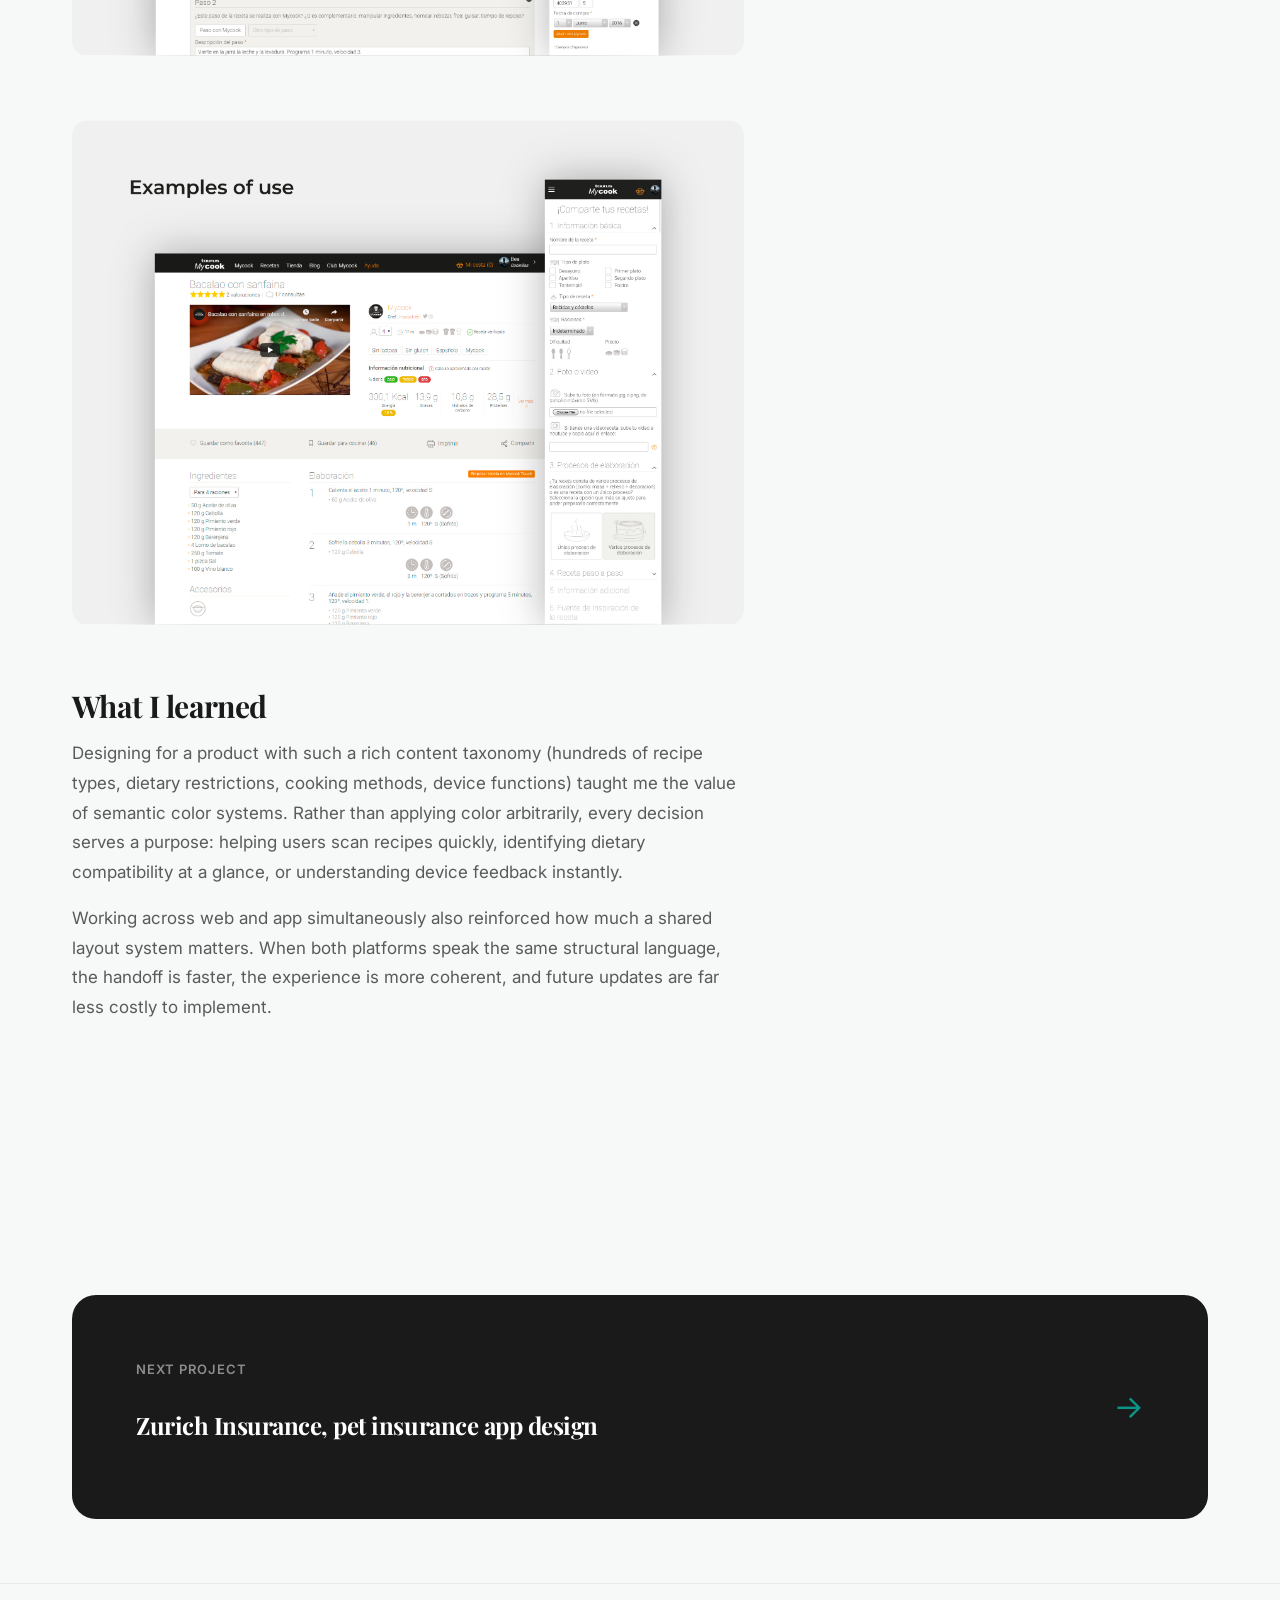
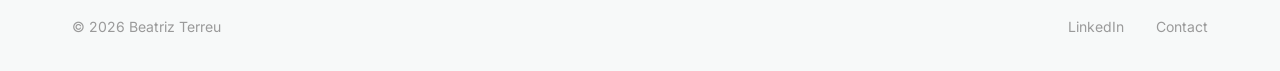
<file: projects/mycook.html>
<!DOCTYPE html>
<html lang="en">
<head>
  <meta charset="UTF-8" />
  <meta name="viewport" content="width=device-width, initial-scale=1.0" />
  <meta name="description" content="Case study: MyCook: Website and app design for Taurus smart kitchen robot. Layout system, design guidelines, and component library. By Beatriz Terreu, Lead Designer." />
  <title>MyCook: Case Study · Beatriz Terreu</title>
  <link rel="preconnect" href="https://fonts.googleapis.com" />
  <link rel="preconnect" href="https://fonts.gstatic.com" crossorigin />
  <link href="https://fonts.googleapis.com/css2?family=Inter:wght@400;500;600;700&family=Playfair+Display:ital,wght@0,700;0,800;1,700&display=swap" rel="stylesheet" />
  <link rel="stylesheet" href="../styles/main.css" />
  <link rel="stylesheet" href="../styles/projects.css" />
  <link rel="icon" href="data:image/svg+xml,<svg xmlns='http://www.w3.org/2000/svg' viewBox='0 0 32 32'><rect width='32' height='32' rx='8' fill='%231A1A1A'/><text x='50%' y='56%' dominant-baseline='middle' text-anchor='middle' font-family='serif' font-size='16' font-weight='bold' fill='%230D9488'>BT</text></svg>" />
</head>
<body>

  <!-- NAV -->
  <nav class="nav" id="navbar">
    <div class="container">
      <div class="nav__inner">
        <a href="../index.html" class="nav__logo">Beatriz Terreu</a>
        <ul class="nav__links">
          <li><a href="../index.html#projects" class="nav__link">Projects</a></li>
          <li><a href="../index.html#about" class="nav__link">About</a></li>
          <li><a href="../index.html#experience" class="nav__link">Experience</a></li>
          <li><a href="mailto:bterreu@gmail.com" class="nav__cta">
              Contact
              <svg width="14" height="14" viewBox="0 0 24 24" fill="none" stroke="currentColor" stroke-width="2.5" stroke-linecap="round" stroke-linejoin="round" aria-hidden="true"><path d="M5 12h14M12 5l7 7-7 7"/></svg>
            </a></li>
        </ul>
        <button class="nav__hamburger" id="hamburger" aria-label="Menu" aria-expanded="false">
          <span></span><span></span><span></span>
        </button>
      </div>
    </div>
    <div class="nav__mobile" id="mobile-nav">
      <a href="../index.html#projects" class="nav__link">Projects</a>
      <a href="../index.html#about" class="nav__link">About</a>
      <a href="mailto:bterreu@gmail.com" class="nav__cta" style="align-self:flex-start;">
              Contact
              <svg width="14" height="14" viewBox="0 0 24 24" fill="none" stroke="currentColor" stroke-width="2.5" stroke-linecap="round" stroke-linejoin="round" aria-hidden="true"><path d="M5 12h14M12 5l7 7-7 7"/></svg>
            </a>
    </div>
  </nav>

  <!-- PROJECT HERO -->
  <section class="project-hero">
    <div class="container">
      <a href="../index.html#projects" class="project-hero__back">
        <svg width="16" height="16" viewBox="0 0 24 24" fill="none" stroke="currentColor" stroke-width="2.5" stroke-linecap="round" stroke-linejoin="round"><path d="M19 12H5M12 19l-7-7 7-7"/></svg>
        Back to projects
      </a>

      <div class="project-hero__meta">
        <span class="project-hero__category">Food Tech · Web &amp; App Design · Design System</span>
        <span class="project-hero__year">2020</span>
      </div>

      <h1 class="project-hero__title">MyCook: Website and app design for a smart kitchen robot</h1>
      <p class="project-hero__lead">Taurus launched a new and revolutionary kitchen robot with WiFi connection, a tactile screen, synchronized recipes, and cloud-based content. They needed to update their website to highlight the new product, improve user experience across devices, add new functionalities, and deliver a modern interface based on current trends.</p>

      <div class="project-hero__info">
        <div class="project-hero__info-item">
          <span class="project-hero__info-label">Client</span>
          <div class="project-hero__info-value">Taurus / MyCook</div>
        </div>
        <div class="project-hero__info-item">
          <span class="project-hero__info-label">Role</span>
          <div class="project-hero__info-value">Lead Designer · Freelance</div>
        </div>
        <div class="project-hero__info-item">
          <span class="project-hero__info-label">Tools</span>
          <div class="project-hero__info-value">Sketch</div>
        </div>
        <div class="project-hero__info-item">
          <span class="project-hero__info-label">Year</span>
          <div class="project-hero__info-value">2020</div>
        </div>
      </div>
    </div>
  </section>

  <!-- COVER -->
  <div class="container">
    <div class="project-cover" style="background: #1a1a1a; padding: 0; overflow: hidden;">
      <img src="../assets/images/mycook/mycook-header.jpg" alt="MyCook app, recipe detail view on iPhone" style="width:100%; height:100%; object-fit:cover; display:block;"  loading="eager" />
    </div>
  </div>

  <!-- CONTENT -->
  <div class="container" style="padding-bottom: var(--space-3xl);">
    <div class="project-content">

      <main class="project-body">

        <!-- METRICS -->
        <div class="outcomes-grid reveal">
          <div class="outcome-card">
            <span class="outcome-card__value">2</span>
            <span class="outcome-card__label">Platforms designed: web and mobile app</span>
          </div>
          <div class="outcome-card">
            <span class="outcome-card__value">3</span>
            <span class="outcome-card__label">Responsive breakpoints: mobile, tablet, desktop</span>
          </div>
          <div class="outcome-card">
            <span class="outcome-card__value">50+</span>
            <span class="outcome-card__label">UI components in the design system</span>
          </div>
        </div>

        <!-- PROCESS -->
        <div class="process-steps reveal">
          <div class="process-step">
            <div class="process-step__num">01</div>
            <div class="process-step__title">Discovery</div>
            <div class="process-step__desc">Context and requirements</div>
          </div>
          <div class="process-step">
            <div class="process-step__num">02</div>
            <div class="process-step__title">Layout &amp; Navigation</div>
            <div class="process-step__desc">Structure across breakpoints</div>
          </div>
          <div class="process-step">
            <div class="process-step__num">03</div>
            <div class="process-step__title">Guidelines</div>
            <div class="process-step__desc">Typography, color, iconography</div>
          </div>
          <div class="process-step">
            <div class="process-step__num">04</div>
            <div class="process-step__title">Components</div>
            <div class="process-step__desc">UI component library</div>
          </div>
        </div>

        <!-- CONTEXT -->
        <h2 class="reveal">The challenge</h2>
        <p class="reveal">MyCook Touch was Taurus's most ambitious product launch: a kitchen robot with WiFi, a touchscreen, synchronized step-by-step recipes and a cloud-based content ecosystem. The existing website and app did not reflect the innovation of the hardware, they were outdated, inconsistent across devices, and lacked the design system needed to support a growing product.</p>
        <p class="reveal">My role was to design the full digital experience from the ground up: define the layout and navigation system across all devices, establish the visual language, and build a component library that could support web, app, and future product iterations.</p>

        <blockquote class="project-callout reveal">A new robot deserved a new digital experience: coherent, modern, and built to scale.</blockquote>

        <!-- LAYOUT AND NAVIGATION LEVELS -->
        <h2 class="reveal">Layout and navigation levels</h2>
        <p class="reveal">The first step was defining how the interface would behave across all device contexts. I documented three layout tiers: mobile and vertical tablet, and desktop or horizontal tablet. Each tier has its own layout logic (single column vs. grid), navigation pattern (hierarchical dropdown vs. lateral sidebar), and scroll behavior, ensuring the experience is consistent and predictable regardless of the user's device.</p>

        <div class="project-gallery reveal">
          <div class="gallery-grid gallery-grid--full">
            <div class="gallery-item">
              <img src="../assets/images/mycook/mycook-01.jpg" alt="Layout and navigation levels documentation, mobile, tablet, and desktop breakpoints" loading="lazy" />
            </div>
          </div>
        </div>

        <!-- GUIDELINES -->
        <h2 class="reveal">Guidelines</h2>
        <p class="reveal">With the layout system established, I moved into defining the three pillars of the visual language: typography, chromatic range, and iconography. Each guideline was documented with enough detail to be handed off to development teams and reused consistently across both platforms.</p>

        <h3 class="reveal">Typography</h3>
        <p class="reveal">Roboto was selected as the primary typeface across all weights: Thin and Light for headlines and large text, Regular and Medium for body copy and interactive elements. A named text style system was defined, from .HeadlinesFont at 30pt down to .smallFont at 12pt, giving developers and designers a shared language for every typographic decision.</p>

        <div class="project-gallery reveal">
          <div class="gallery-grid gallery-grid--full">
            <div class="gallery-item">
              <img src="../assets/images/mycook/mycook-02.jpg" alt="MyCook typography guidelines, Roboto text style system" loading="lazy" />
            </div>
          </div>
        </div>

        <h3 class="reveal">Chromatic range</h3>
        <p class="reveal">The color system reflects MyCook's rich content ecosystem. At its core are the principal brand colors: MyCook orange, dark grey, and white. Beyond that, the palette extends into semantic layers: dietary type colors (gluten-free, vegan, lactose-free), social platform colors, nutritional value indicators (low, medium, high), and a full badge color system for recipe classification by cook level, diet type, and difficulty. Every color decision has a purpose.</p>

        <div class="project-gallery reveal">
          <div class="gallery-grid gallery-grid--full">
            <div class="gallery-item">
              <img src="../assets/images/mycook/mycook-03.jpg" alt="MyCook color system, principal, dietary, social, nutritional, and badge colors" loading="lazy" />
            </div>
          </div>
        </div>

        <h3 class="reveal">Iconography</h3>
        <p class="reveal">A custom icon library was created to cover the full range of interface needs: navigation controls, social interactions, recipe-specific actions (time, difficulty, favorites, video), device function indicators (temperature, velocity, kneading, steaming), and MyCook Touch hardware controls. Each icon was designed for clarity at small sizes and optimized for both web and native app rendering.</p>

        <div class="project-gallery reveal">
          <div class="gallery-grid gallery-grid--full">
            <div class="gallery-item">
              <img src="../assets/images/mycook/mycook-04.jpg" alt="MyCook icon library, navigation, social, recipe, device functions, and touch controls" loading="lazy" />
            </div>
          </div>
        </div>

        <!-- COMPONENTS -->
        <h2 class="reveal">Guidelines: components</h2>
        <p class="reveal">With the visual foundations in place, I built out the component library. Every component was documented with anatomy, size specifications, touch areas, states (active, hover, disabled), and attribute definitions, ready for handoff.</p>

        <h3 class="reveal">Buttons and links</h3>
        <p class="reveal">The button system covers primary and secondary variants across all interaction states, as well as image buttons and text links. Each variant includes anatomical breakdown, default margins, and touch area specifications, ensuring consistent interaction affordances on both mobile and desktop.</p>

        <div class="project-gallery reveal">
          <div class="gallery-grid gallery-grid--full">
            <div class="gallery-item">
              <img src="../assets/images/mycook/mycook-05.jpg" alt="MyCook component library, buttons and links with states and specifications" loading="lazy" />
            </div>
          </div>
        </div>

        <h3 class="reveal">Cards and editable controls</h3>
        <p class="reveal">The card system handles two types of containers: single-item cards for recipe content and step-by-step display. The editable controls section covers all form elements: outlined text fields, selection dropdowns, checkboxes, FlexBox tags, and combo multi-select components, each with full state and error documentation.</p>

        <div class="project-gallery reveal">
          <div class="gallery-grid gallery-grid--full">
            <div class="gallery-item">
              <img src="../assets/images/mycook/mycook-06.jpg" alt="MyCook component library, cards and editable controls" loading="lazy" />
            </div>
          </div>
        </div>

        <!-- EXAMPLES OF USE -->
        <h2 class="reveal">Examples of use</h2>
        <p class="reveal">The design system was applied across the full website and app. From the recipe search experience on web to the step-by-step recipe upload flow, and from the detailed recipe view to the user profile area, every screen follows the same layout logic, component set, and visual language.</p>

        <div class="project-gallery reveal">
          <div class="gallery-grid gallery-grid--full">
            <div class="gallery-item">
              <img src="../assets/images/mycook/mycook-example-01.jpg" alt="MyCook website, recipe search results on web and mobile app category view" loading="lazy" />
            </div>
          </div>
        </div>

        <div class="project-gallery reveal">
          <div class="gallery-grid gallery-grid--full">
            <div class="gallery-item">
              <img src="../assets/images/mycook/mycook-example-02.jpg" alt="MyCook website, recipe upload form on web and user profile on mobile app" loading="lazy" />
            </div>
          </div>
        </div>

        <div class="project-gallery reveal">
          <div class="gallery-grid gallery-grid--full">
            <div class="gallery-item">
              <img src="../assets/images/mycook/mycook-example-03.jpg" alt="MyCook website, recipe detail page on web and share recipe form on mobile app" loading="lazy" />
            </div>
          </div>
        </div>

        <!-- LEARNINGS -->
        <h2 class="reveal">What I learned</h2>
        <p class="reveal">Designing for a product with such a rich content taxonomy (hundreds of recipe types, dietary restrictions, cooking methods, device functions) taught me the value of semantic color systems. Rather than applying color arbitrarily, every decision serves a purpose: helping users scan recipes quickly, identifying dietary compatibility at a glance, or understanding device feedback instantly.</p>
        <p class="reveal">Working across web and app simultaneously also reinforced how much a shared layout system matters. When both platforms speak the same structural language, the handoff is faster, the experience is more coherent, and future updates are far less costly to implement.</p>

      </main>

      <!-- SIDEBAR -->
      <aside class="project-sidebar">

        <div class="sidebar-card">
          <div class="sidebar-card__title">Sector</div>
          <div class="sidebar-tags">
            <span class="tag">Food Tech</span>
            <span class="tag">IoT</span>
            <span class="tag">Consumer</span>
          </div>
        </div>

        <div class="sidebar-card">
          <div class="sidebar-card__title">Tools</div>
          <div class="sidebar-tags">
            <span class="tag">Sketch</span>
          </div>
        </div>

        <div class="sidebar-card">
          <div class="sidebar-card__title">Methods</div>
          <div class="sidebar-tags">
            <span class="tag">Information Architecture</span>
            <span class="tag">Responsive Design</span>
            <span class="tag">Atomic Design</span>
            <span class="tag">Design Tokens</span>
            <span class="tag">Component Documentation</span>
            <span class="tag">Design System</span>
          </div>
        </div>

        <div class="sidebar-card">
          <div class="sidebar-card__title">Deliverables</div>
          <p>Layout &amp; navigation guidelines · Typography system · Color system · Icon library · Component library · Responsive web &amp; app design</p>
        </div>

      </aside>
    </div>
  </div>

  <!-- NEXT PROJECT -->
  <div class="container">
        <a href="zurich.html" class="next-project">
      <div>
        <span class="next-project__label">Next project</span>
        <h3 class="next-project__title">Zurich Insurance, pet insurance app design</h3>
      </div>
      <span class="next-project__arrow">→</span>
    </a>
  </div>

  <!-- FOOTER -->
  <footer class="footer">
    <div class="container">
      <div class="footer__inner">
        <p class="footer__copy">© 2026 Beatriz Terreu</p>
        <div class="footer__links">
          <a href="https://www.linkedin.com/in/beatrizterreu/" target="_blank" rel="noopener noreferrer" class="footer__link">LinkedIn</a>
          <a href="mailto:bterreu@gmail.com" class="footer__link">Contact</a>
        </div>
      </div>
    </div>
  </footer>

  <script>
    const navbar = document.getElementById('navbar');
    window.addEventListener('scroll', () => { navbar.classList.toggle('scrolled', window.scrollY > 20); }, { passive: true });
    const hamburger = document.getElementById('hamburger');
    const mobileNav = document.getElementById('mobile-nav');
    hamburger.addEventListener('click', () => {
      const isOpen = hamburger.classList.toggle('open');
      mobileNav.classList.toggle('open', isOpen);
      hamburger.setAttribute('aria-expanded', isOpen);
    });
    const revealElements = document.querySelectorAll('.reveal');
    const observer = new IntersectionObserver((entries) => {
      entries.forEach(entry => {
        if (entry.isIntersecting) {
          entry.target.classList.add('visible');
          observer.unobserve(entry.target);
        }
      });
    }, { threshold: 0.05 });
    revealElements.forEach(el => observer.observe(el));
    setTimeout(() => {
      document.querySelectorAll('.reveal:not(.visible)').forEach(el => el.classList.add('visible'));
    }, 800);
  </script>
</body>
</html>
</file>
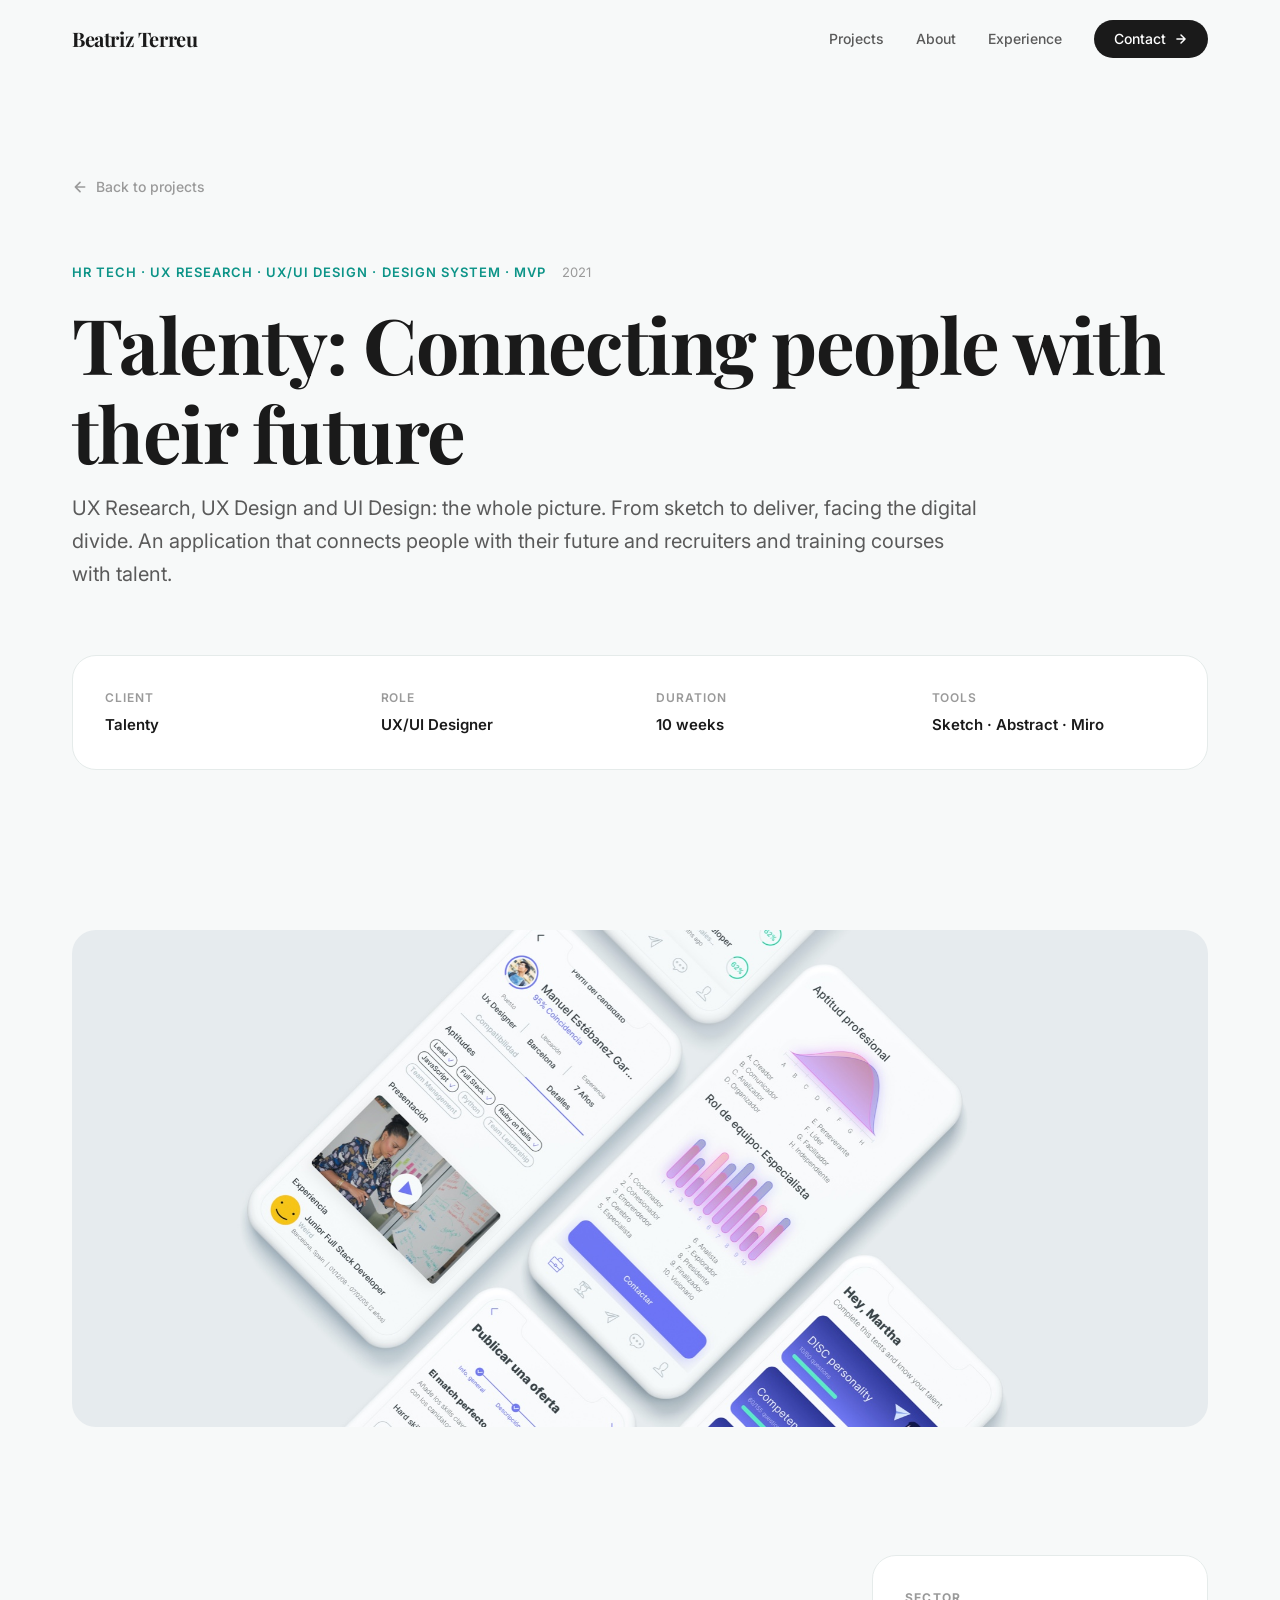
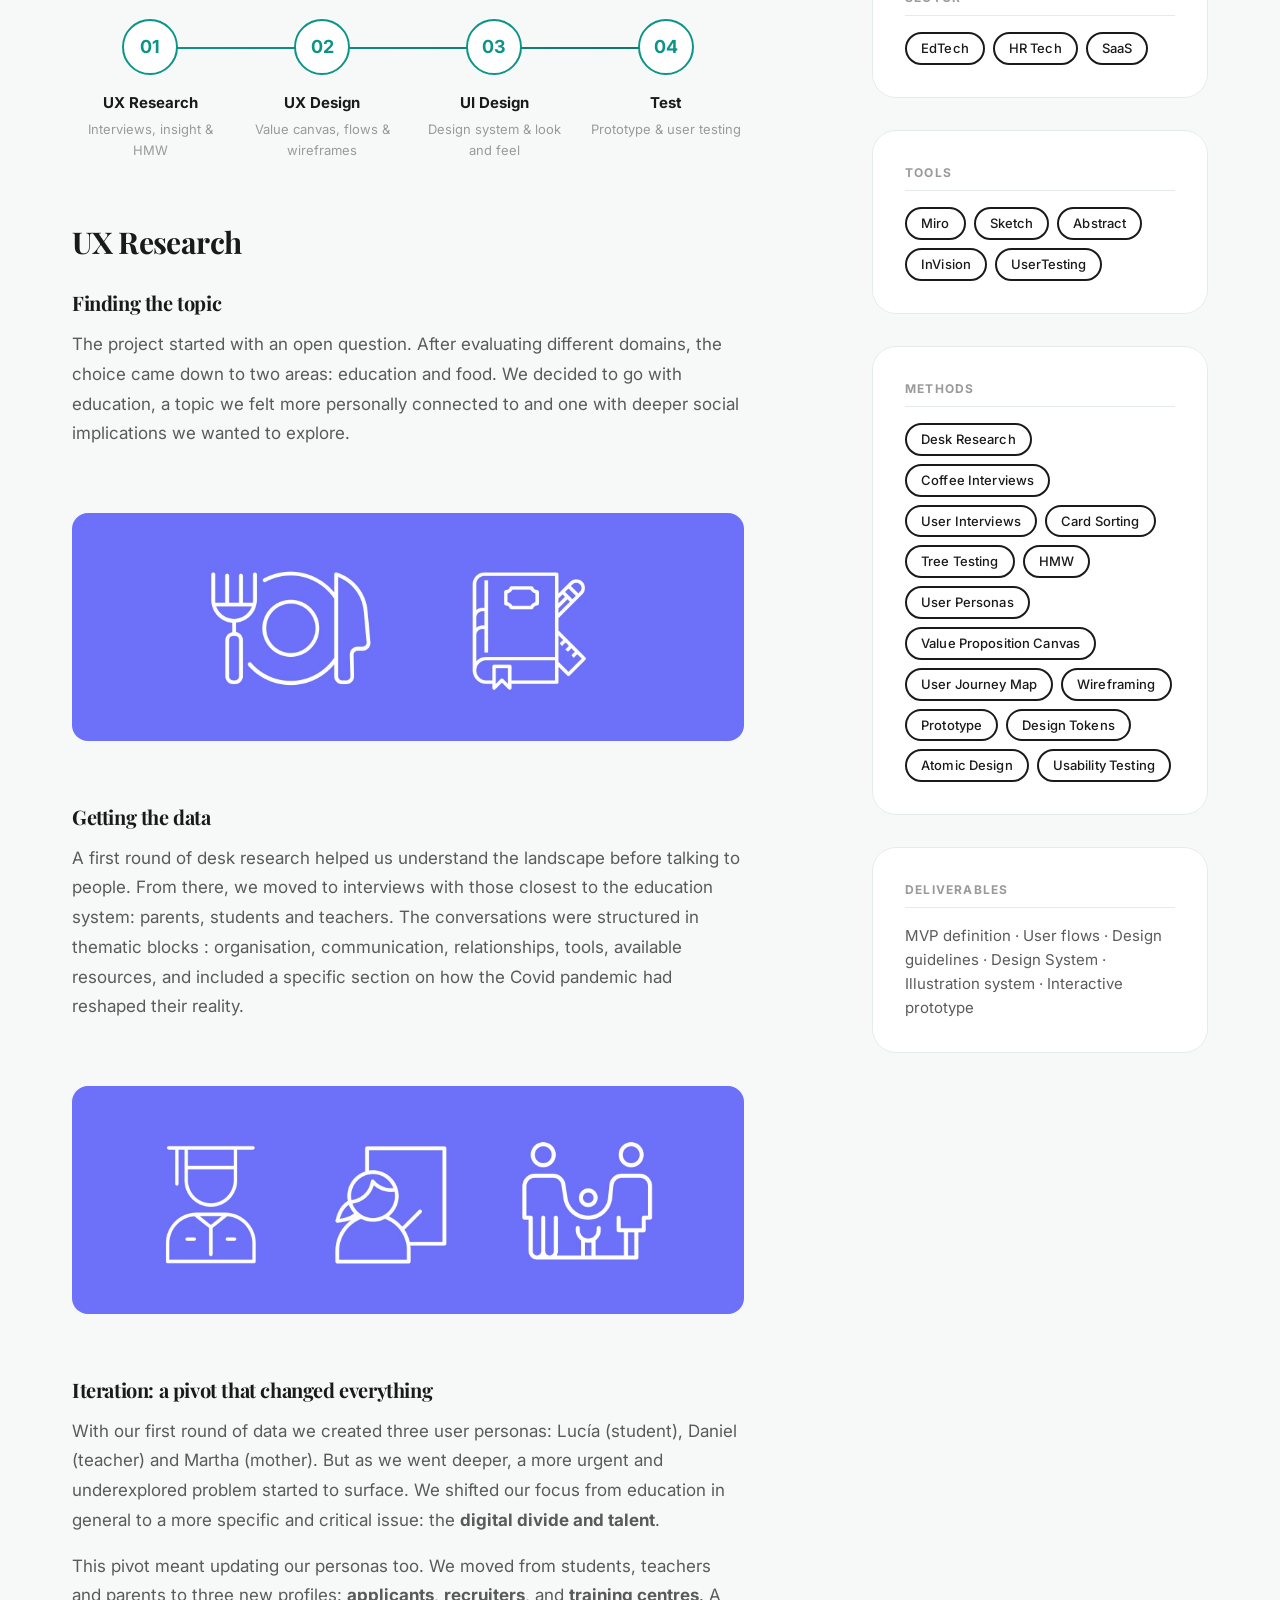
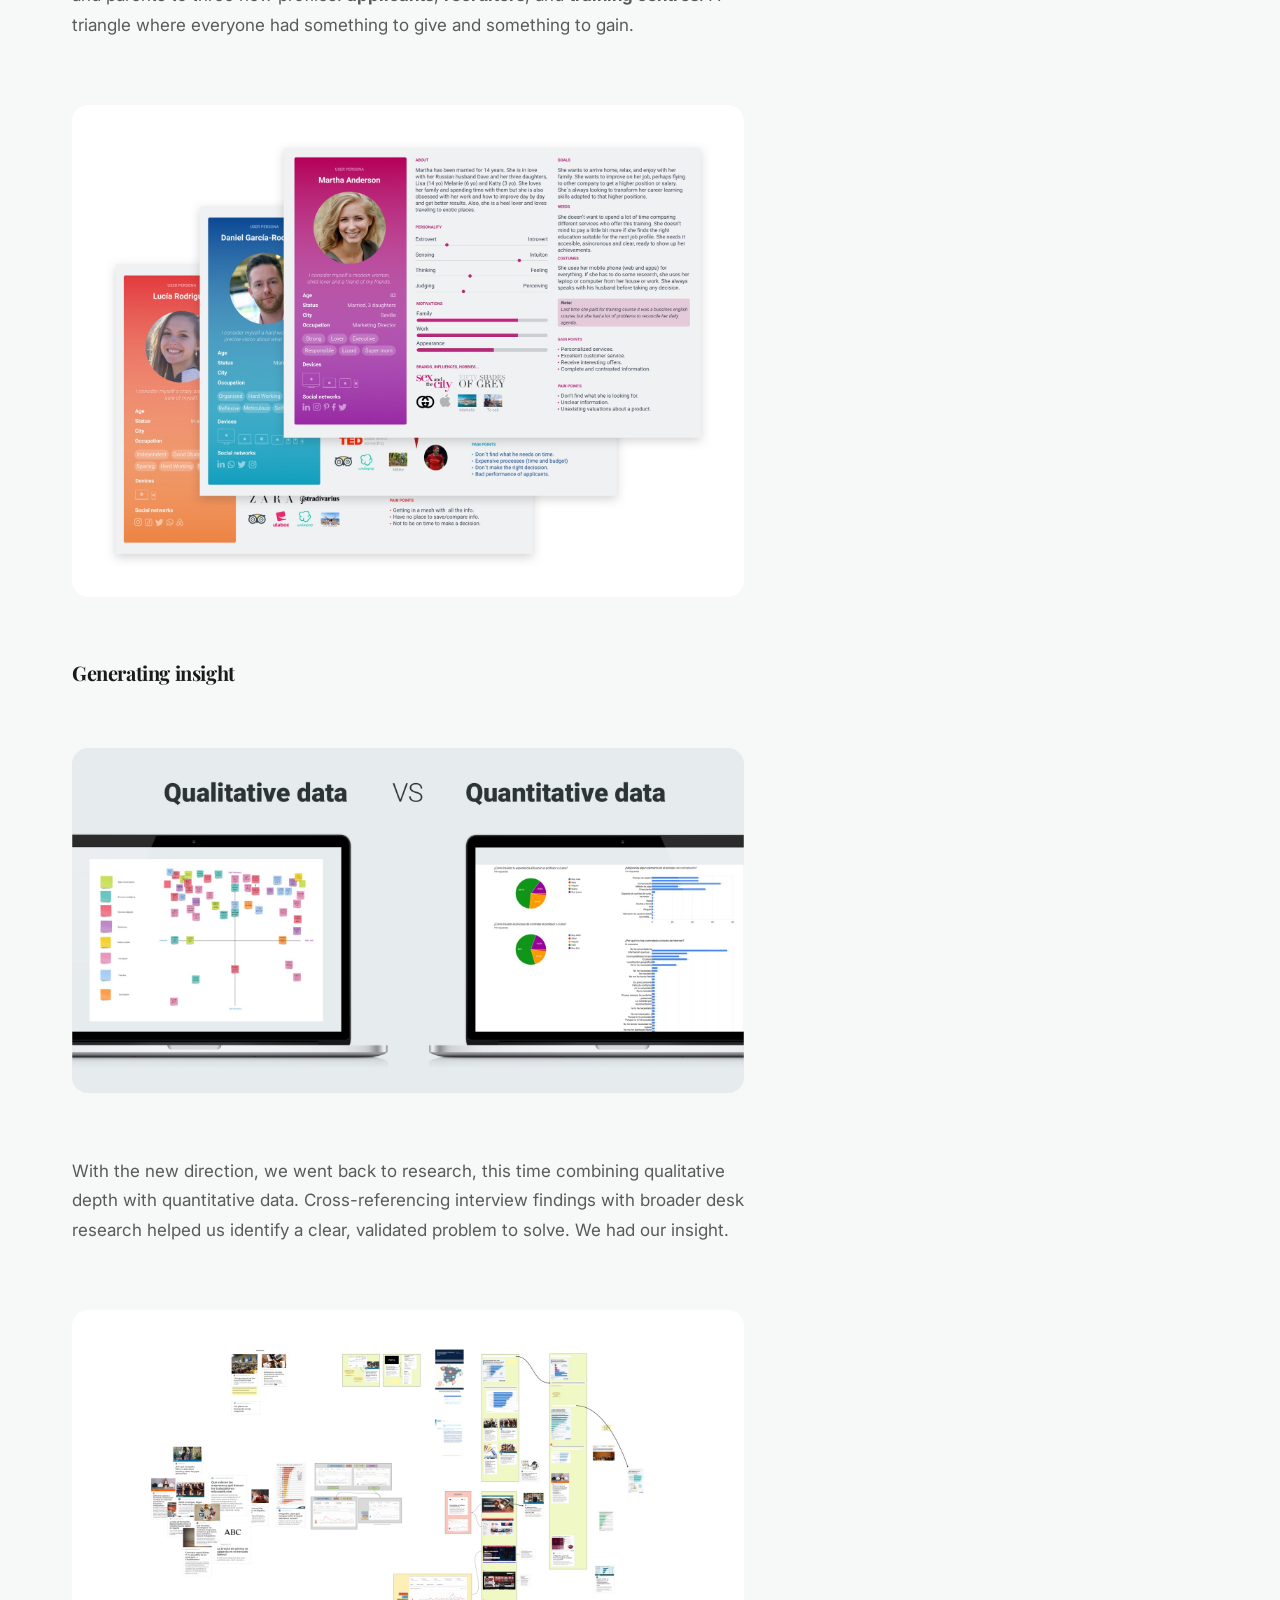
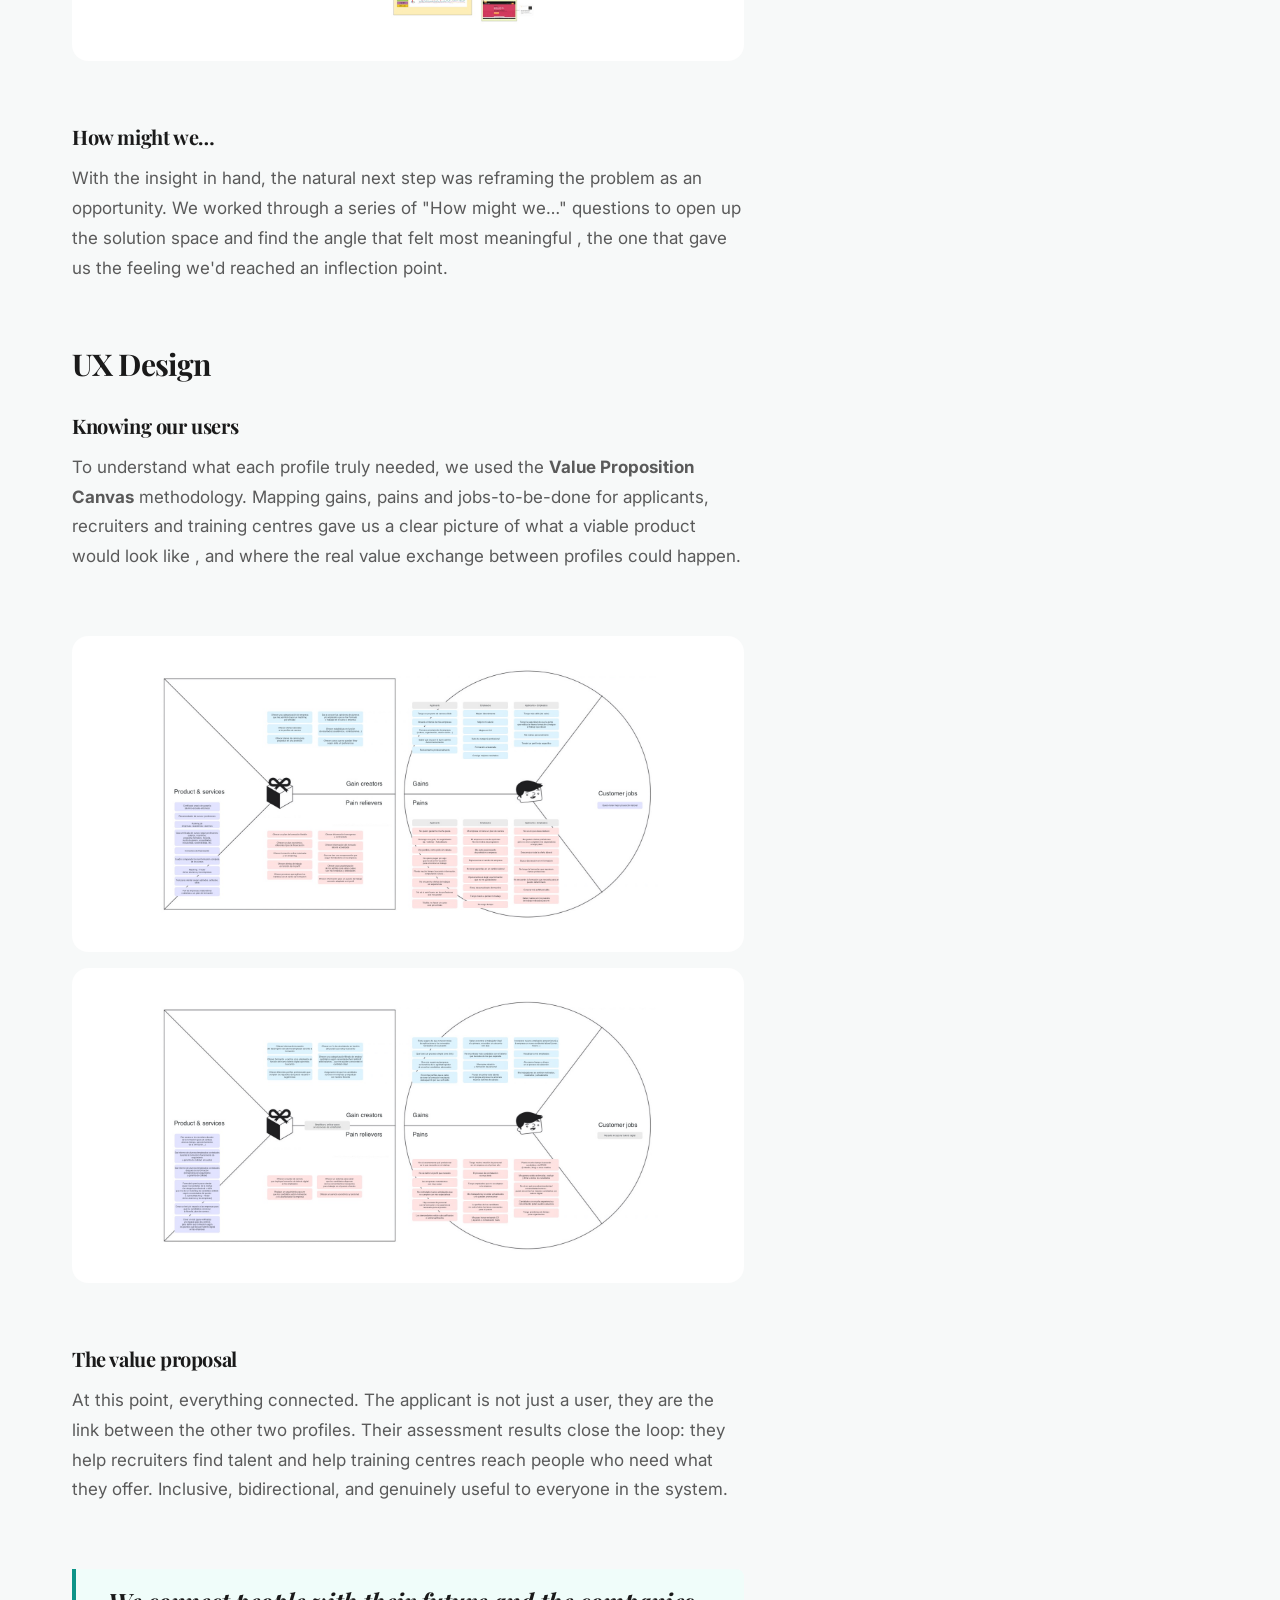
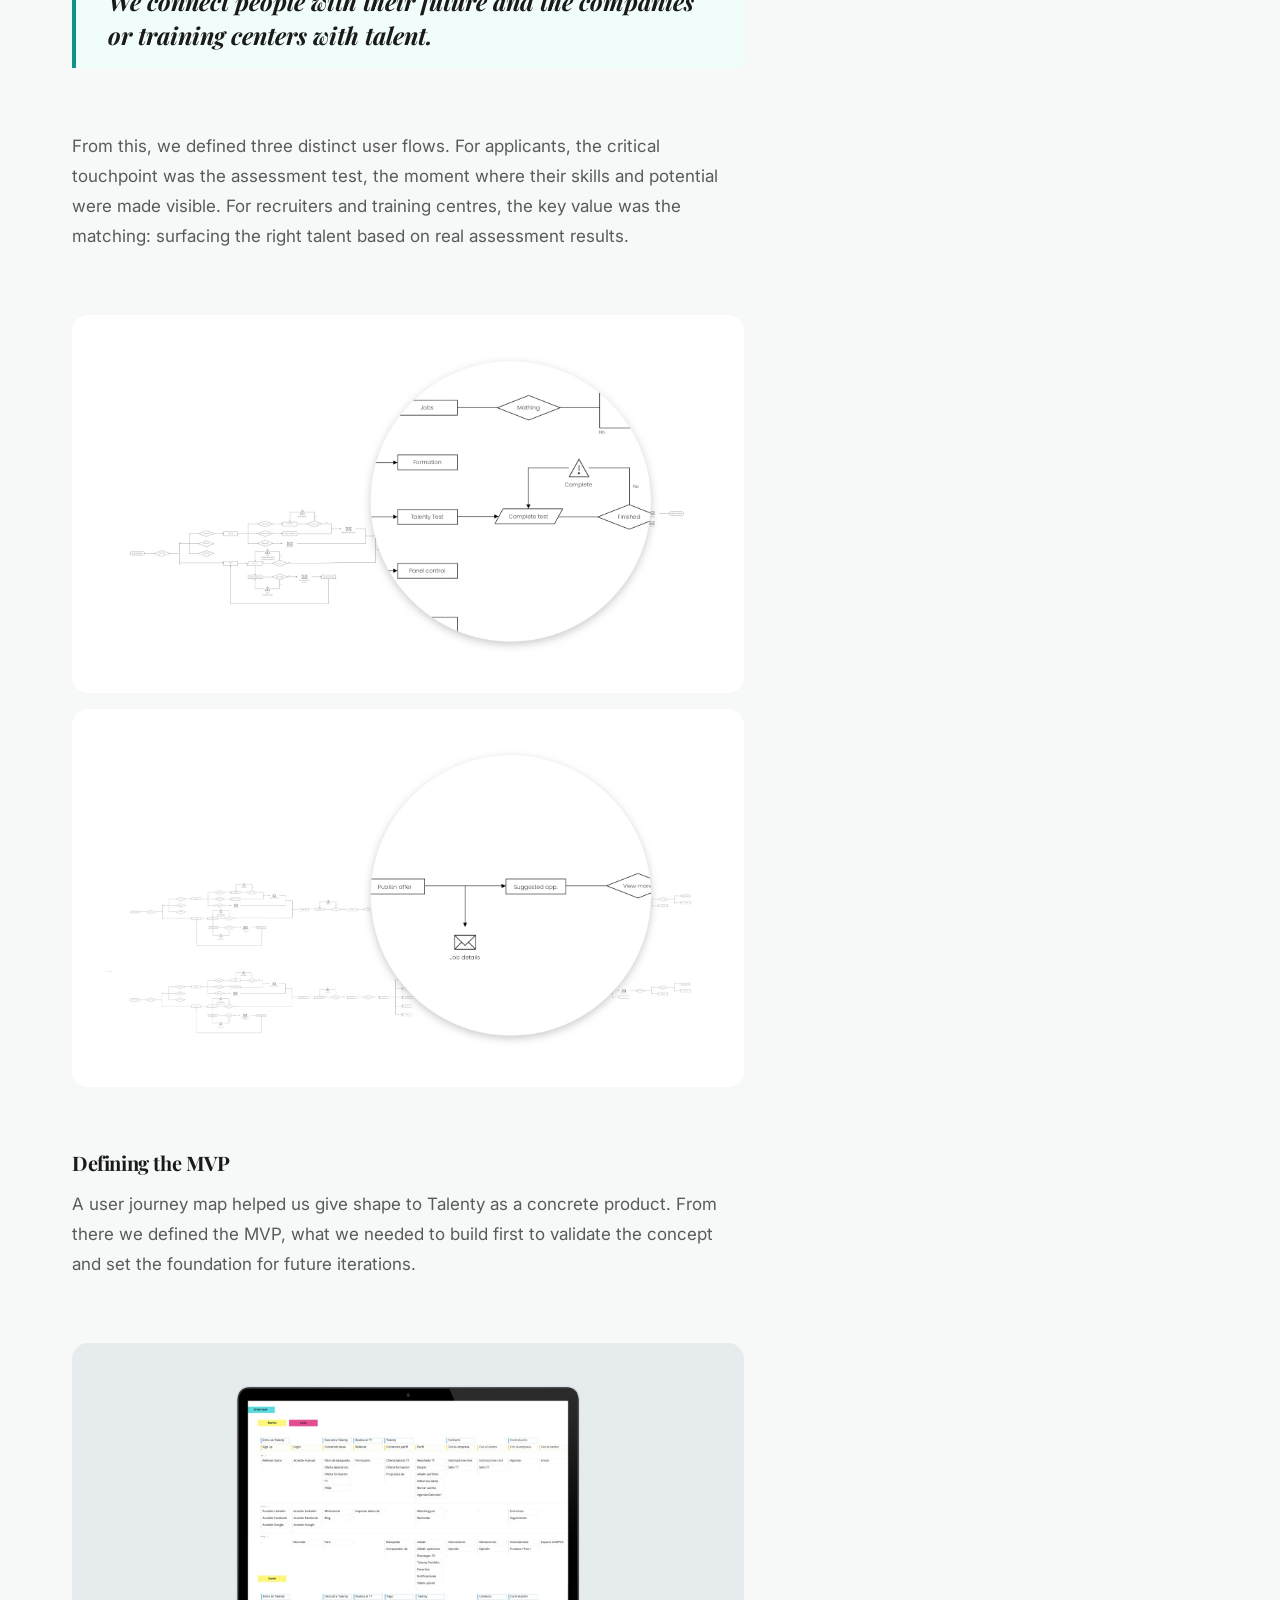
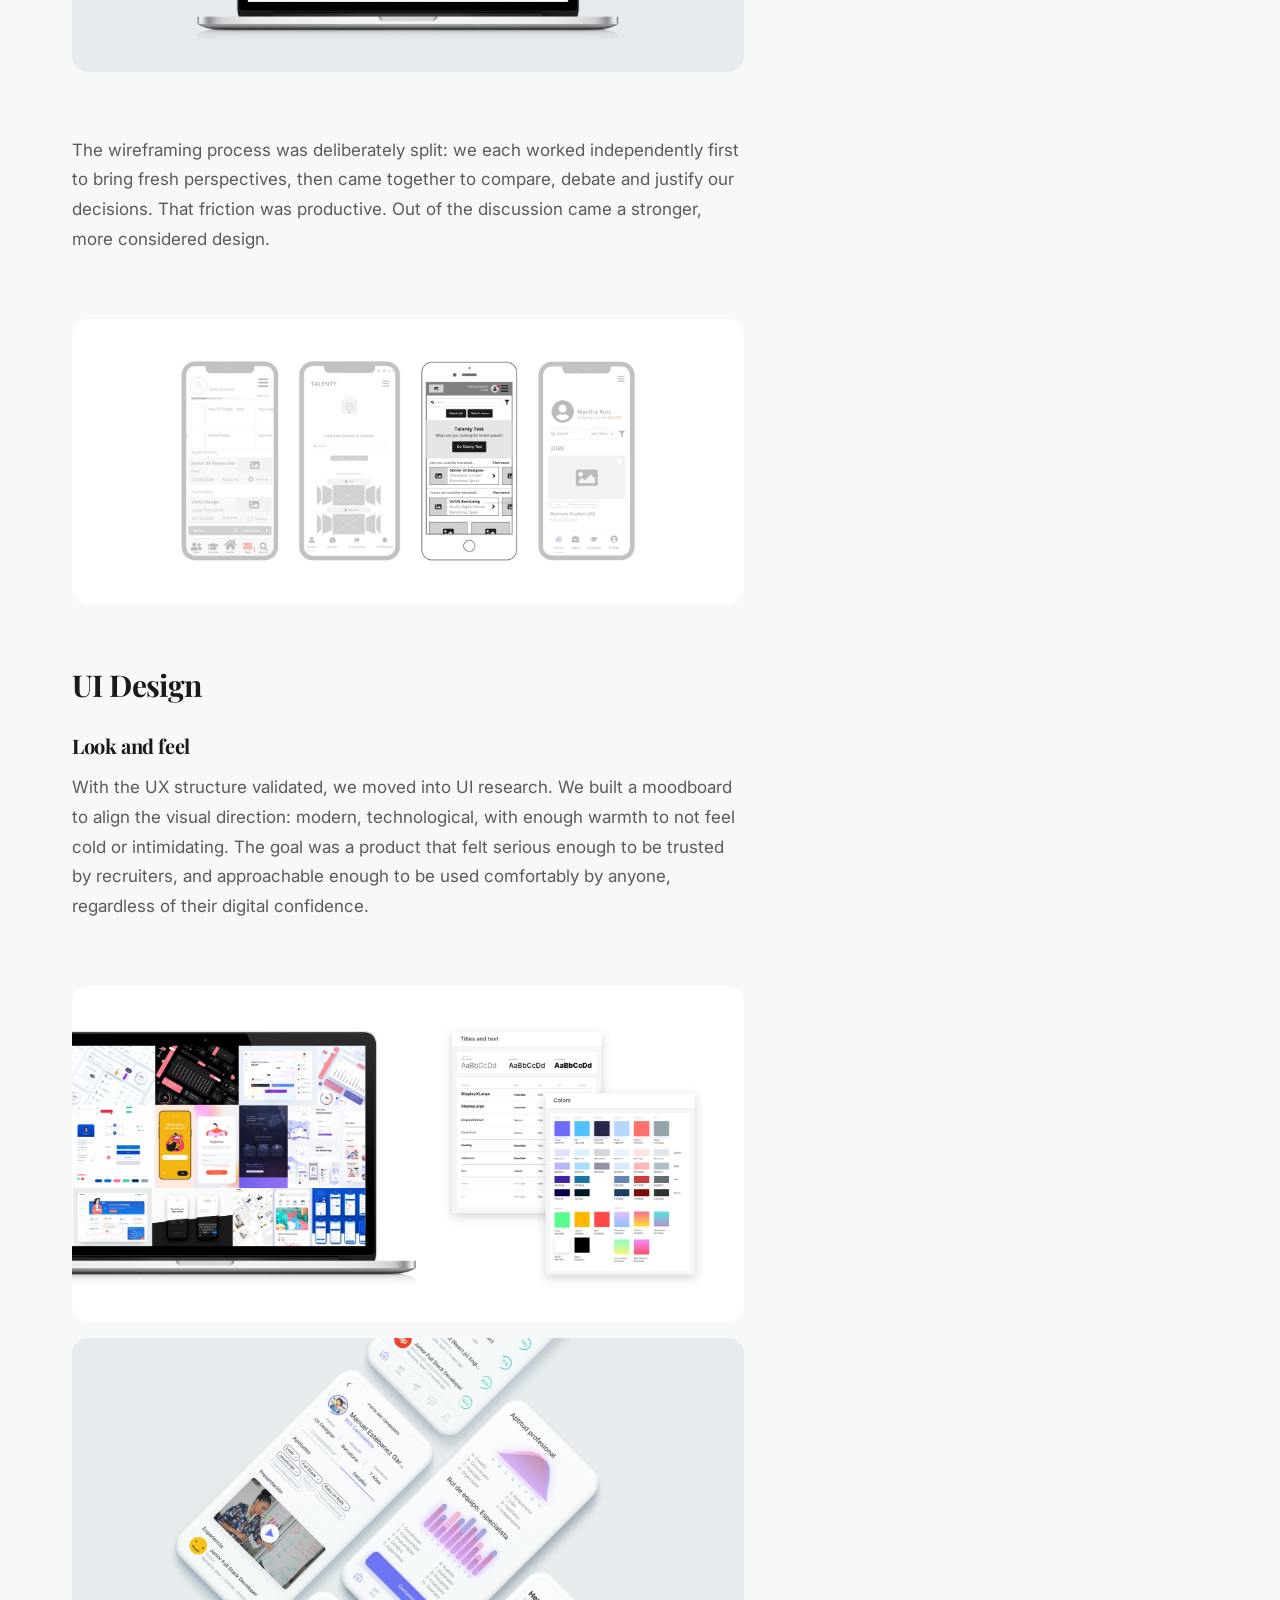
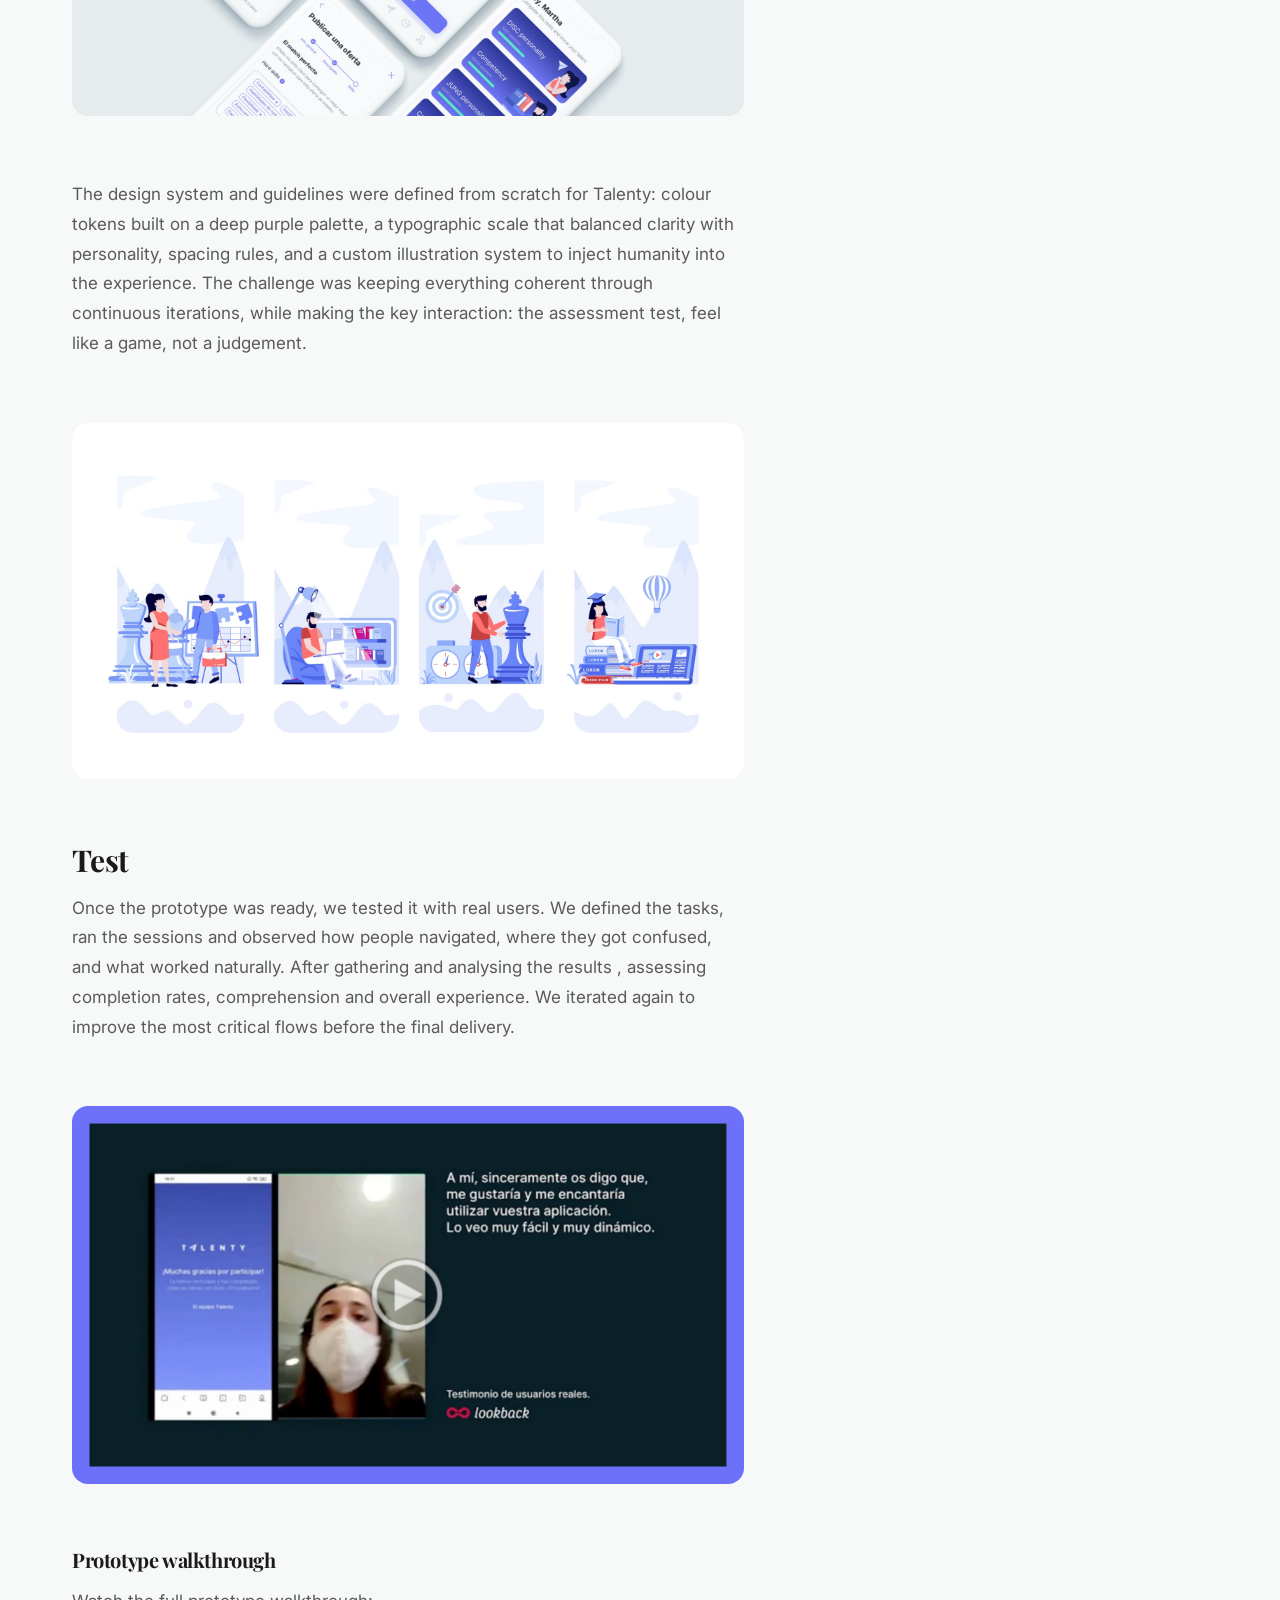
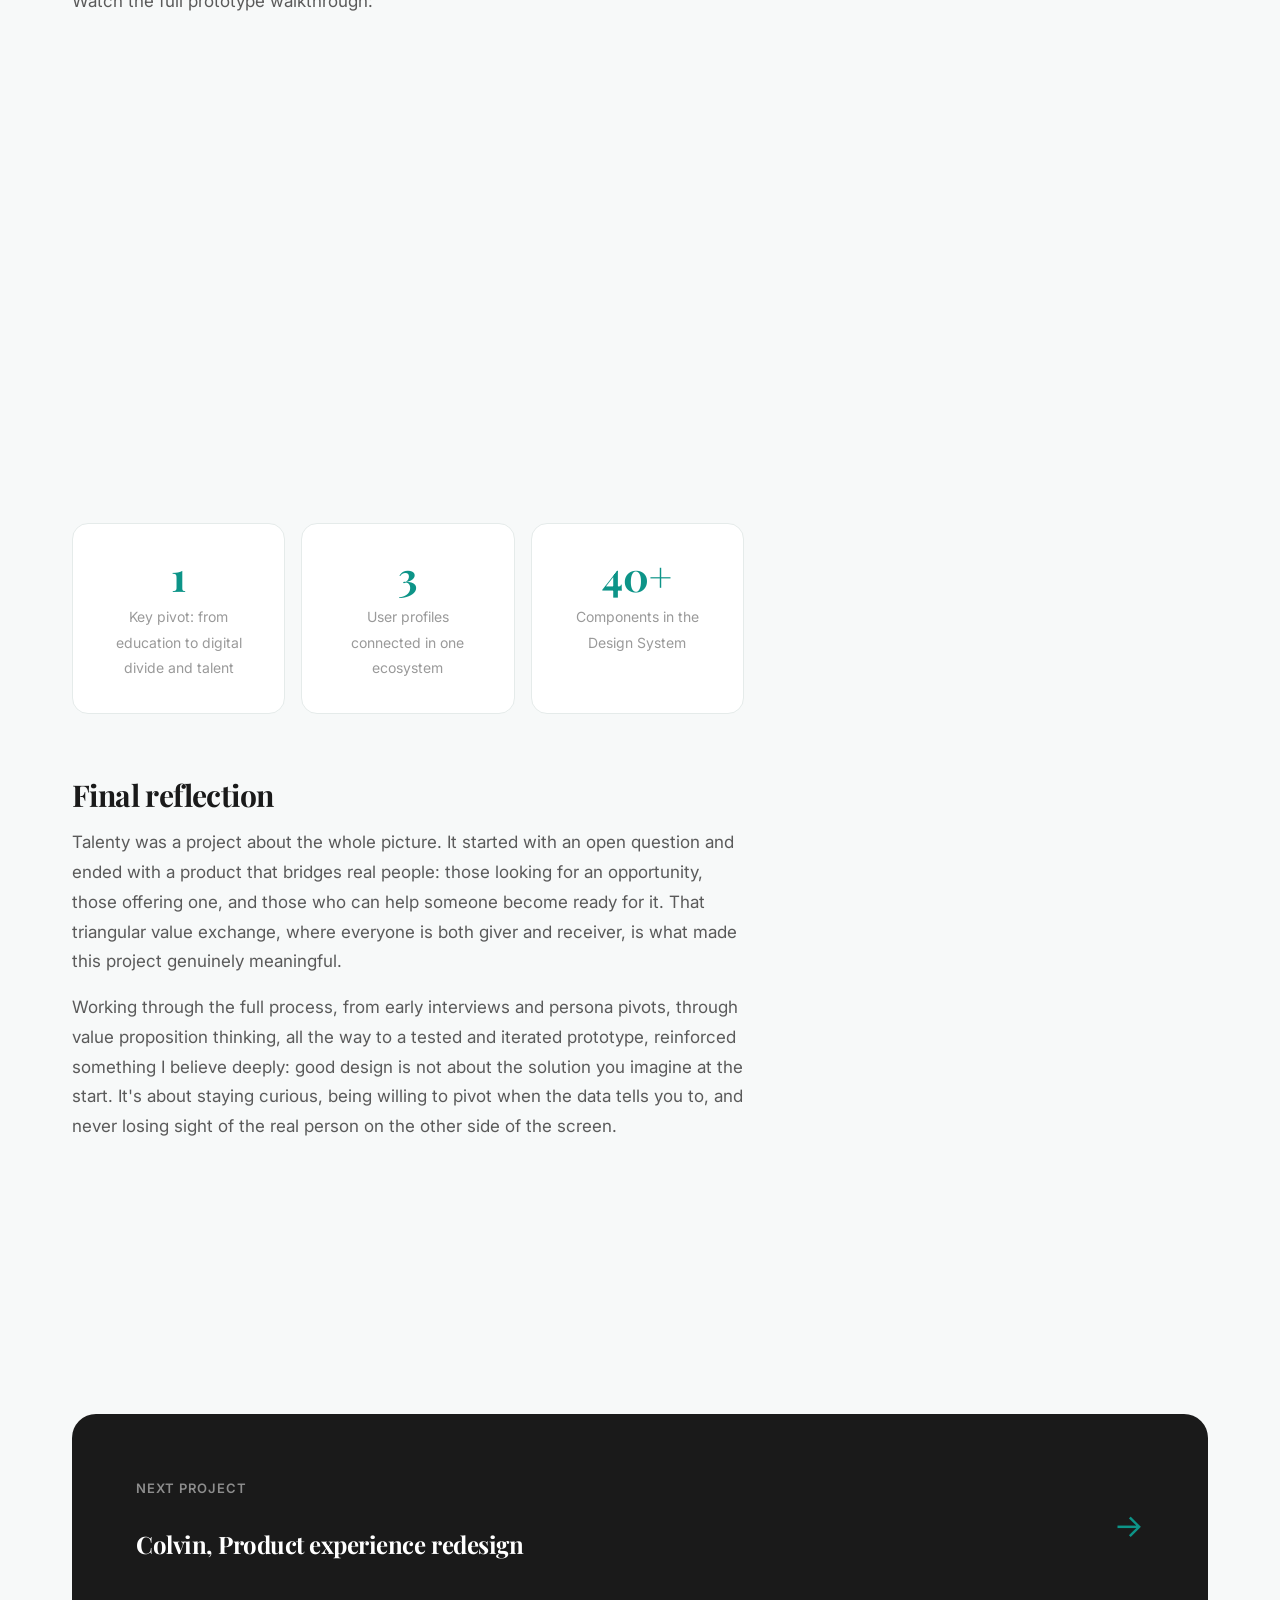
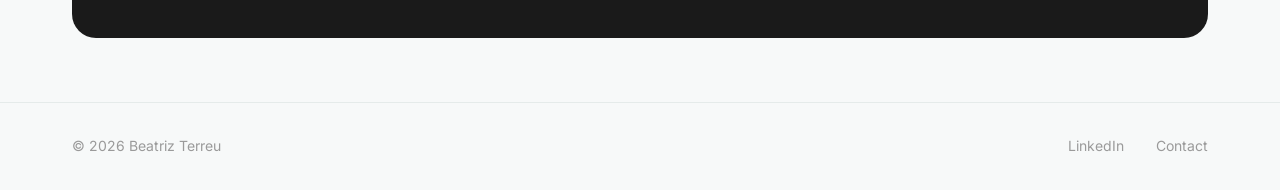
<file: projects/talenty.html>
<!DOCTYPE html>
<html lang="en">
<head>
  <meta charset="UTF-8" />
  <meta name="viewport" content="width=device-width, initial-scale=1.0" />
  <meta name="description" content="Case study: Talenty, UX Research, Design System and UI Design for a talent assessment platform. By Beatriz Terreu." />
  <title>Talenty, Case Study · Beatriz Terreu</title>
  <link rel="preconnect" href="https://fonts.googleapis.com" />
  <link rel="preconnect" href="https://fonts.gstatic.com" crossorigin />
  <link href="https://fonts.googleapis.com/css2?family=Inter:wght@400;500;600;700&family=Playfair+Display:ital,wght@0,700;0,800;1,700&display=swap" rel="stylesheet" />
  <link rel="stylesheet" href="../styles/main.css" />
  <link rel="stylesheet" href="../styles/projects.css" />
  <link rel="icon" href="data:image/svg+xml,<svg xmlns='http://www.w3.org/2000/svg' viewBox='0 0 32 32'><rect width='32' height='32' rx='8' fill='%231A1A1A'/><text x='50%' y='56%' dominant-baseline='middle' text-anchor='middle' font-family='serif' font-size='16' font-weight='bold' fill='%230D9488'>BT</text></svg>" />
</head>
<body>

  <!-- NAV -->
  <nav class="nav" id="navbar">
    <div class="container">
      <div class="nav__inner">
        <a href="../index.html" class="nav__logo">Beatriz Terreu</a>
        <ul class="nav__links">
          <li><a href="../index.html#projects" class="nav__link">Projects</a></li>
          <li><a href="../index.html#about" class="nav__link">About</a></li>
          <li><a href="../index.html#experience" class="nav__link">Experience</a></li>
          <li><a href="mailto:bterreu@gmail.com" class="nav__cta">
              Contact
              <svg width="14" height="14" viewBox="0 0 24 24" fill="none" stroke="currentColor" stroke-width="2.5" stroke-linecap="round" stroke-linejoin="round" aria-hidden="true"><path d="M5 12h14M12 5l7 7-7 7"/></svg>
            </a></li>
        </ul>
        <button class="nav__hamburger" id="hamburger" aria-label="Menu" aria-expanded="false">
          <span></span><span></span><span></span>
        </button>
      </div>
    </div>
    <div class="nav__mobile" id="mobile-nav">
      <a href="../index.html#projects" class="nav__link">Projects</a>
      <a href="../index.html#about" class="nav__link">About</a>
      <a href="../index.html#experience" class="nav__link">Experience</a>
      <a href="mailto:bterreu@gmail.com" class="nav__cta" style="align-self:flex-start;">
              Contact
              <svg width="14" height="14" viewBox="0 0 24 24" fill="none" stroke="currentColor" stroke-width="2.5" stroke-linecap="round" stroke-linejoin="round" aria-hidden="true"><path d="M5 12h14M12 5l7 7-7 7"/></svg>
            </a>
    </div>
  </nav>

  <!-- PROJECT HERO -->
  <section class="project-hero">
    <div class="container">
      <a href="../index.html#projects" class="project-hero__back">
        <svg width="16" height="16" viewBox="0 0 24 24" fill="none" stroke="currentColor" stroke-width="2.5" stroke-linecap="round" stroke-linejoin="round"><path d="M19 12H5M12 19l-7-7 7-7"/></svg>
        Back to projects
      </a>

      <div class="project-hero__meta">
        <span class="project-hero__category">HR Tech · UX Research · UX/UI Design · Design System · MVP</span>
        <span class="project-hero__year">2021</span>
      </div>

      <h1 class="project-hero__title">Talenty: Connecting people with their future</h1>
      <p class="project-hero__lead">UX Research, UX Design and UI Design: the whole picture. From sketch to deliver, facing the digital divide. An application that connects people with their future and recruiters and training courses with talent.</p>

      <div class="project-hero__info">
        <div class="project-hero__info-item">
          <span class="project-hero__info-label">Client</span>
          <div class="project-hero__info-value">Talenty</div>
        </div>
        <div class="project-hero__info-item">
          <span class="project-hero__info-label">Role</span>
          <div class="project-hero__info-value">UX/UI Designer</div>
        </div>
        <div class="project-hero__info-item">
          <span class="project-hero__info-label">Duration</span>
          <div class="project-hero__info-value">10 weeks</div>
        </div>
        <div class="project-hero__info-item">
          <span class="project-hero__info-label">Tools</span>
          <div class="project-hero__info-value">Sketch · Abstract · Miro</div>
        </div>
      </div>
    </div>
  </section>

  <!-- COVER -->
  <div class="container">
    <div class="project-cover" style="padding:0; overflow:hidden; background:#0f0c29;">
      <img src="../assets/images/talenty/talenty-look-feel.jpg" alt="Talenty, look and feel" style="width:100%; height:100%; object-fit:cover; display:block;"  loading="eager" />
    </div>
  </div>

  <!-- CONTENT -->
  <div class="container" style="padding-bottom: var(--space-3xl);">
    <div class="project-content">

      <main class="project-body">

        <!-- PROCESS OVERVIEW -->
        <div class="process-steps">
          <div class="process-step">
            <div class="process-step__num">01</div>
            <div class="process-step__title">UX Research</div>
            <div class="process-step__desc">Interviews, insight & HMW</div>
          </div>
          <div class="process-step">
            <div class="process-step__num">02</div>
            <div class="process-step__title">UX Design</div>
            <div class="process-step__desc">Value canvas, flows & wireframes</div>
          </div>
          <div class="process-step">
            <div class="process-step__num">03</div>
            <div class="process-step__title">UI Design</div>
            <div class="process-step__desc">Design system & look and feel</div>
          </div>
          <div class="process-step">
            <div class="process-step__num">04</div>
            <div class="process-step__title">Test</div>
            <div class="process-step__desc">Prototype & user testing</div>
          </div>
        </div>

        <!-- UX RESEARCH -->
        <h2>UX Research</h2>

        <h3>Finding the topic</h3>
        <p>The project started with an open question. After evaluating different domains, the choice came down to two areas: education and food. We decided to go with education, a topic we felt more personally connected to and one with deeper social implications we wanted to explore.</p>

        <div class="project-gallery">
          <div class="gallery-grid gallery-grid--full">
            <div class="gallery-item">
              <img src="../assets/images/talenty/talenty-topic.jpg" alt="Finding the topic: education vs food"  loading="lazy" />
            </div>
          </div>
        </div>

        <h3>Getting the data</h3>
        <p>A first round of desk research helped us understand the landscape before talking to people. From there, we moved to interviews with those closest to the education system: parents, students and teachers. The conversations were structured in thematic blocks : organisation, communication, relationships, tools, available resources, and included a specific section on how the Covid pandemic had reshaped their reality.</p>

        <div class="project-gallery">
          <div class="gallery-grid gallery-grid--full">
            <div class="gallery-item">
              <img src="../assets/images/talenty/talenty-interview.jpg" alt="User interviews"  loading="lazy" />
            </div>
          </div>
        </div>

        <h3>Iteration: a pivot that changed everything</h3>
        <p>With our first round of data we created three user personas: Lucía (student), Daniel (teacher) and Martha (mother). But as we went deeper, a more urgent and underexplored problem started to surface. We shifted our focus from education in general to a more specific and critical issue: the <strong>digital divide and talent</strong>.</p>
        <p>This pivot meant updating our personas too. We moved from students, teachers and parents to three new profiles: <strong>applicants</strong>, <strong>recruiters</strong>, and <strong>training centres</strong>. A triangle where everyone had something to give and something to gain.</p>

        <div class="project-gallery">
          <div class="gallery-grid gallery-grid--full">
            <div class="gallery-item">
              <img src="../assets/images/talenty/talenty-user-persona.jpg" alt="User personas: Lucía, Daniel & Martha"  loading="lazy" />
            </div>
          </div>
        </div>

        <h3>Generating insight</h3>

        <div class="project-gallery">
          <div class="gallery-grid gallery-grid--full">
            <div class="gallery-item">
              <img src="../assets/images/talenty/talenty-data.jpg" alt="Research data & findings"  loading="lazy" />
            </div>
          </div>
        </div>

        <p>With the new direction, we went back to research, this time combining qualitative depth with quantitative data. Cross-referencing interview findings with broader desk research helped us identify a clear, validated problem to solve. We had our insight.</p>

        <div class="project-gallery">
          <div class="gallery-grid gallery-grid--full">
            <div class="gallery-item">
              <img src="../assets/images/talenty/talenty-research.jpg" alt="Research insights & quantitative data"  loading="lazy" />
            </div>
          </div>
        </div>

        <h3>How might we…</h3>
        <p>With the insight in hand, the natural next step was reframing the problem as an opportunity. We worked through a series of "How might we…" questions to open up the solution space and find the angle that felt most meaningful , the one that gave us the feeling we'd reached an inflection point.</p>

        <!-- UX DESIGN -->
        <h2>UX Design</h2>

        <h3>Knowing our users</h3>
        <p>To understand what each profile truly needed, we used the <strong>Value Proposition Canvas</strong> methodology. Mapping gains, pains and jobs-to-be-done for applicants, recruiters and training centres gave us a clear picture of what a viable product would look like , and where the real value exchange between profiles could happen.</p>

        <div class="project-gallery">
          <div class="gallery-grid gallery-grid--full">
            <div class="gallery-item">
              <img src="../assets/images/talenty/talenty-vpc-applicant.jpg" alt="Value Proposition Canvas: Applicant"  loading="lazy" />
            </div>
            <div class="gallery-item">
              <img src="../assets/images/talenty/talenty-vpc-matching.jpg" alt="Value Proposition Canvas: Recruiters & Training centres"  loading="lazy" />
            </div>
          </div>
        </div>

        <h3>The value proposal</h3>
        <p>At this point, everything connected. The applicant is not just a user, they are the link between the other two profiles. Their assessment results close the loop: they help recruiters find talent and help training centres reach people who need what they offer. Inclusive, bidirectional, and genuinely useful to everyone in the system.</p>

        <blockquote class="project-callout">
          We connect people with their future and the companies or training centers with talent.
        </blockquote>

        <p>From this, we defined three distinct user flows. For applicants, the critical touchpoint was the assessment test, the moment where their skills and potential were made visible. For recruiters and training centres, the key value was the matching: surfacing the right talent based on real assessment results.</p>

        <div class="project-gallery">
          <div class="gallery-grid gallery-grid--full">
            <div class="gallery-item">
              <img src="../assets/images/talenty/talenty-user-flow-test.jpg" alt="User flow: Applicant assessment test"  loading="lazy" />
            </div>
            <div class="gallery-item">
              <img src="../assets/images/talenty/talenty-user-flow-matching.jpg" alt="User flow: Recruiter matching"  loading="lazy" />
            </div>
          </div>
        </div>

        <h3>Defining the MVP</h3>
        <p>A user journey map helped us give shape to Talenty as a concrete product. From there we defined the MVP, what we needed to build first to validate the concept and set the foundation for future iterations.</p>

        <div class="project-gallery">
          <div class="gallery-grid gallery-grid--full">
            <div class="gallery-item">
              <img src="../assets/images/talenty/talenty-mvp.jpg" alt="MVP definition"  loading="lazy" />
            </div>
          </div>
        </div>

        <p>The wireframing process was deliberately split: we each worked independently first to bring fresh perspectives, then came together to compare, debate and justify our decisions. That friction was productive. Out of the discussion came a stronger, more considered design.</p>

        <div class="project-gallery">
          <div class="gallery-grid gallery-grid--full">
            <div class="gallery-item">
              <img src="../assets/images/talenty/talenty-ai-wireframes.jpg" alt="Wireframes: key screens"  loading="lazy" />
            </div>
          </div>
        </div>

        <!-- UI DESIGN -->
        <h2>UI Design</h2>

        <h3>Look and feel</h3>
        <p>With the UX structure validated, we moved into UI research. We built a moodboard to align the visual direction: modern, technological, with enough warmth to not feel cold or intimidating. The goal was a product that felt serious enough to be trusted by recruiters, and approachable enough to be used comfortably by anyone, regardless of their digital confidence.</p>

        <div class="project-gallery">
          <div class="gallery-grid gallery-grid--full">
            <div class="gallery-item">
              <img src="../assets/images/talenty/talenty-ui-research.jpg" alt="UI Research & moodboard"  loading="lazy" />
            </div>
            <div class="gallery-item">
              <img src="../assets/images/talenty/talenty-look-feel.jpg" alt="Look and feel: colour, type & tokens"  loading="lazy" />
            </div>
          </div>
        </div>

        <p>The design system and guidelines were defined from scratch for Talenty: colour tokens built on a deep purple palette, a typographic scale that balanced clarity with personality, spacing rules, and a custom illustration system to inject humanity into the experience. The challenge was keeping everything coherent through continuous iterations, while making the key interaction: the assessment test, feel like a game, not a judgement.</p>

        <div class="project-gallery">
          <div class="gallery-grid gallery-grid--full">
            <div class="gallery-item">
              <img src="../assets/images/talenty/talenty-illustrations.jpg" alt="Illustration system"  loading="lazy" />
            </div>
          </div>
        </div>

        <!-- TEST -->
        <h2>Test</h2>
        <p>Once the prototype was ready, we tested it with real users. We defined the tasks, ran the sessions and observed how people navigated, where they got confused, and what worked naturally. After gathering and analysing the results , assessing completion rates, comprehension and overall experience. We iterated again to improve the most critical flows before the final delivery.</p>

        <div class="project-gallery">
          <div class="gallery-grid gallery-grid--full">
            <div class="gallery-item">
              <img src="../assets/images/talenty/talenty-tests.jpg" alt="User testing sessions & results"  loading="lazy" />
            </div>
          </div>
        </div>

        <!-- VIDEO -->
        <h3>Prototype walkthrough</h3>
        <p>Watch the full prototype walkthrough:</p>

        <div class="project-gallery">
          <div class="gallery-grid gallery-grid--full">
            <div class="gallery-item" style="padding:0; background:none; overflow:hidden; border-radius: var(--radius-lg);">
              <div style="position:relative; padding-bottom:56.25%; height:0; overflow:hidden;">
                <iframe
                  src="https://www.youtube.com/embed/91p7FXnnOp4"
                  title="Talenty: Prototype walkthrough"
                  frameborder="0"
                  allow="accelerometer; autoplay; clipboard-write; encrypted-media; gyroscope; picture-in-picture"
                  allowfullscreen
                  style="position:absolute; top:0; left:0; width:100%; height:100%; border-radius: var(--radius-lg);">
                </iframe>
              </div>
            </div>
          </div>
        </div>

        <!-- OUTCOMES -->
        <div class="outcomes-grid">
          <div class="outcome-card">
            <span class="outcome-card__value">1</span>
            <span class="outcome-card__label">Key pivot: from education to digital divide and talent</span>
          </div>
          <div class="outcome-card">
            <span class="outcome-card__value">3</span>
            <span class="outcome-card__label">User profiles connected in one ecosystem</span>
          </div>
          <div class="outcome-card">
            <span class="outcome-card__value">40+</span>
            <span class="outcome-card__label">Components in the Design System</span>
          </div>
        </div>

        <!-- REFLECTION -->
        <h2>Final reflection</h2>
        <p>Talenty was a project about the whole picture. It started with an open question and ended with a product that bridges real people: those looking for an opportunity, those offering one, and those who can help someone become ready for it. That triangular value exchange, where everyone is both giver and receiver, is what made this project genuinely meaningful.</p>
        <p>Working through the full process, from early interviews and persona pivots, through value proposition thinking, all the way to a tested and iterated prototype, reinforced something I believe deeply: good design is not about the solution you imagine at the start. It's about staying curious, being willing to pivot when the data tells you to, and never losing sight of the real person on the other side of the screen.</p>

      </main>

      <!-- SIDEBAR -->
      <aside class="project-sidebar">
        <div class="sidebar-card">
          <div class="sidebar-card__title">Sector</div>
          <div class="sidebar-tags">
            <span class="tag">EdTech</span>
            <span class="tag">HR Tech</span>
            <span class="tag">SaaS</span>
          </div>
        </div>

        <div class="sidebar-card">
          <div class="sidebar-card__title">Tools</div>
          <div class="sidebar-tags">
            <span class="tag">Miro</span>
            <span class="tag">Sketch</span>
            <span class="tag">Abstract</span>
            <span class="tag">InVision</span>
            <span class="tag">UserTesting</span>
          </div>
        </div>

        <div class="sidebar-card">
          <div class="sidebar-card__title">Methods</div>
          <div class="sidebar-tags">
            <span class="tag">Desk Research</span>
            <span class="tag">Coffee Interviews</span>
            <span class="tag">User Interviews</span>
            <span class="tag">Card Sorting</span>
            <span class="tag">Tree Testing</span>
            <span class="tag">HMW</span>
            <span class="tag">User Personas</span>
            <span class="tag">Value Proposition Canvas</span>
            <span class="tag">User Journey Map</span>
            <span class="tag">Wireframing</span>
            <span class="tag">Prototype</span>
            <span class="tag">Design Tokens</span>
            <span class="tag">Atomic Design</span>
            <span class="tag">Usability Testing</span>
          </div>
        </div>

        <div class="sidebar-card">
          <div class="sidebar-card__title">Deliverables</div>
          <p>MVP definition · User flows · Design guidelines · Design System · Illustration system · Interactive prototype</p>
        </div>
      </aside>
    </div>
  </div>

  <!-- NEXT PROJECT -->
  <div class="container">
        <a href="colvin.html" class="next-project">
      <div>
        <span class="next-project__label">Next project</span>
        <h3 class="next-project__title">Colvin, Product experience redesign</h3>
      </div>
      <span class="next-project__arrow">→</span>
    </a>
  </div>

  <!-- FOOTER -->
  <footer class="footer">
    <div class="container">
      <div class="footer__inner">
        <p class="footer__copy">© 2026 Beatriz Terreu</p>
        <div class="footer__links">
          <a href="https://www.linkedin.com/in/beatrizterreu/" target="_blank" rel="noopener noreferrer" class="footer__link">LinkedIn</a>
          <a href="mailto:bterreu@gmail.com" class="footer__link">Contact</a>
        </div>
      </div>
    </div>
  </footer>

  <script>
    const navbar = document.getElementById('navbar');
    window.addEventListener('scroll', () => {
      navbar.classList.toggle('scrolled', window.scrollY > 20);
    }, { passive: true });
    const hamburger = document.getElementById('hamburger');
    const mobileNav = document.getElementById('mobile-nav');
    hamburger.addEventListener('click', () => {
      const isOpen = hamburger.classList.toggle('open');
      mobileNav.classList.toggle('open', isOpen);
      hamburger.setAttribute('aria-expanded', isOpen);
    });
    const revealElements = document.querySelectorAll('.reveal');
    const observer = new IntersectionObserver((entries) => {
      entries.forEach(entry => {
        if (entry.isIntersecting) { entry.target.classList.add('visible'); observer.unobserve(entry.target); }
      });
    }, { threshold: 0.05 });
    revealElements.forEach(el => observer.observe(el));
    setTimeout(() => {
      revealElements.forEach(el => {
        const rect = el.getBoundingClientRect();
        if (rect.top < window.innerHeight) el.classList.add('visible');
      });
    }, 100);
  </script>
</body>
</html>
</file>
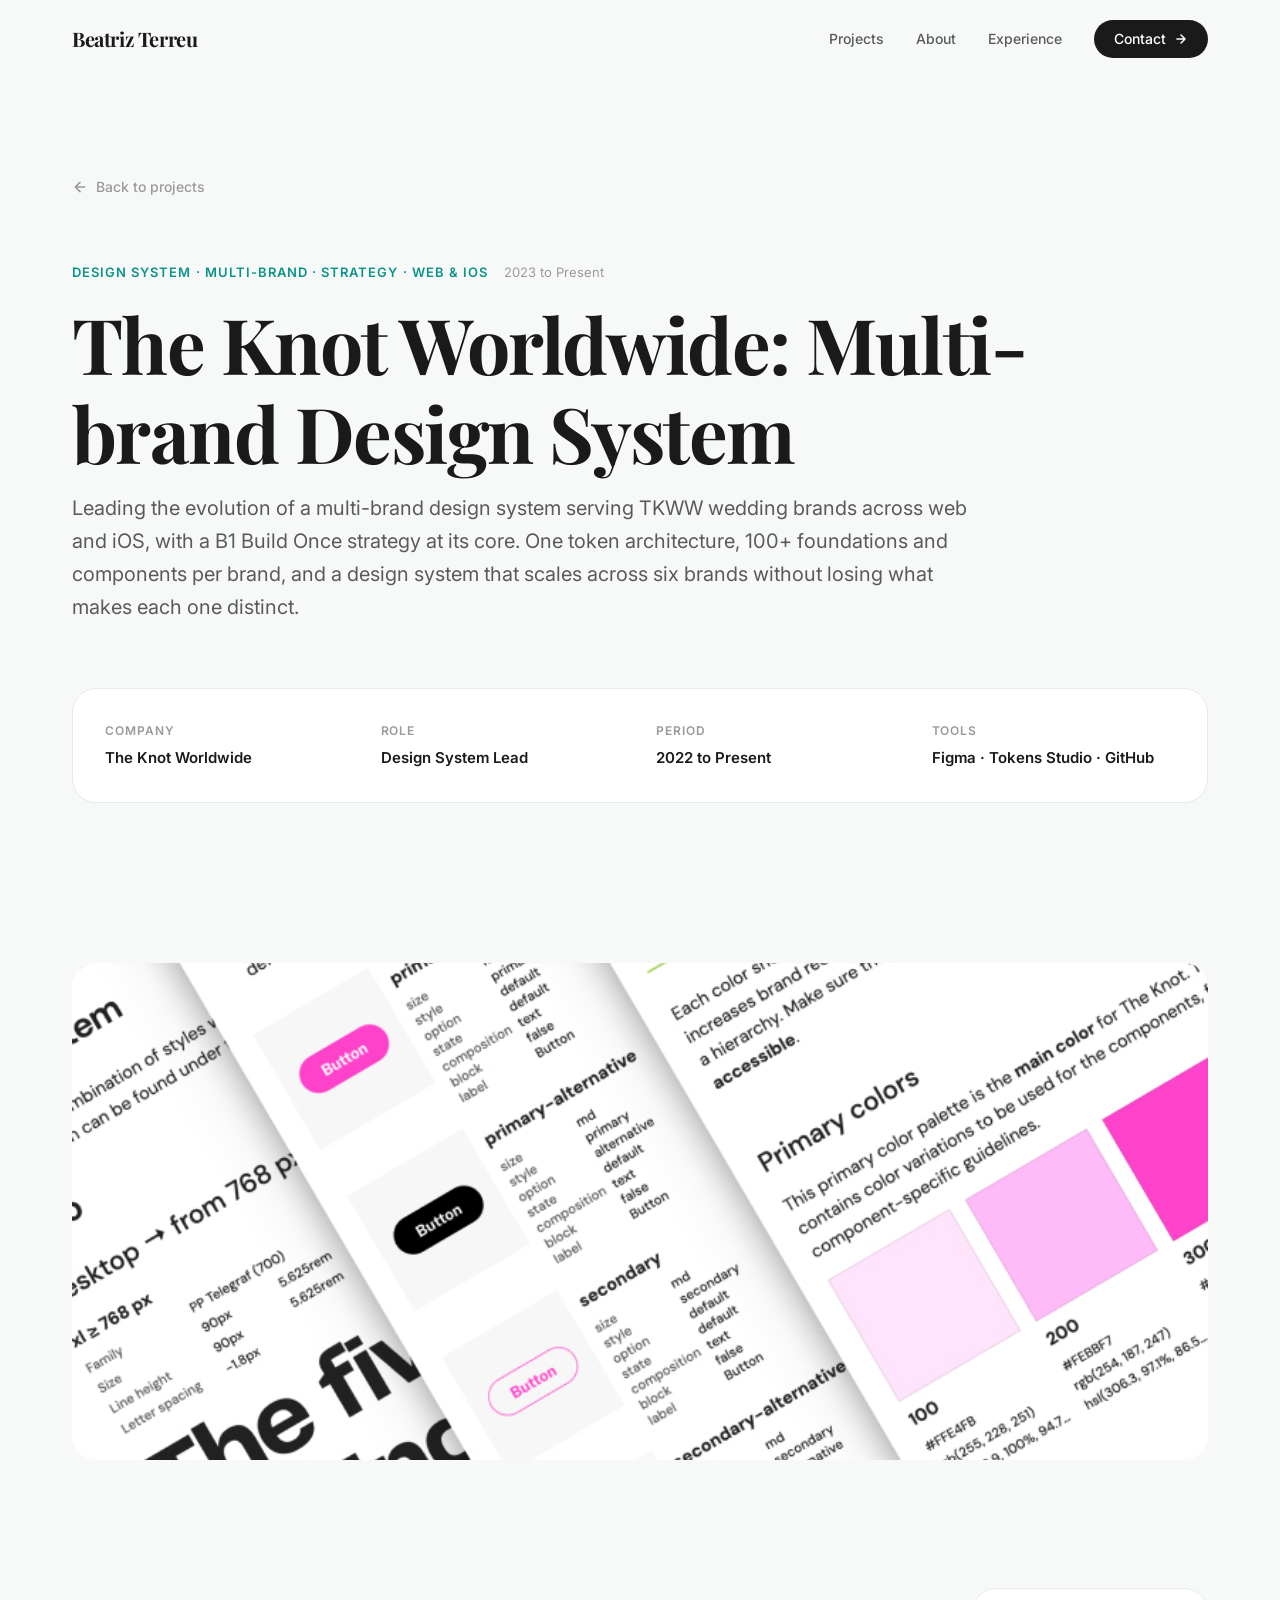
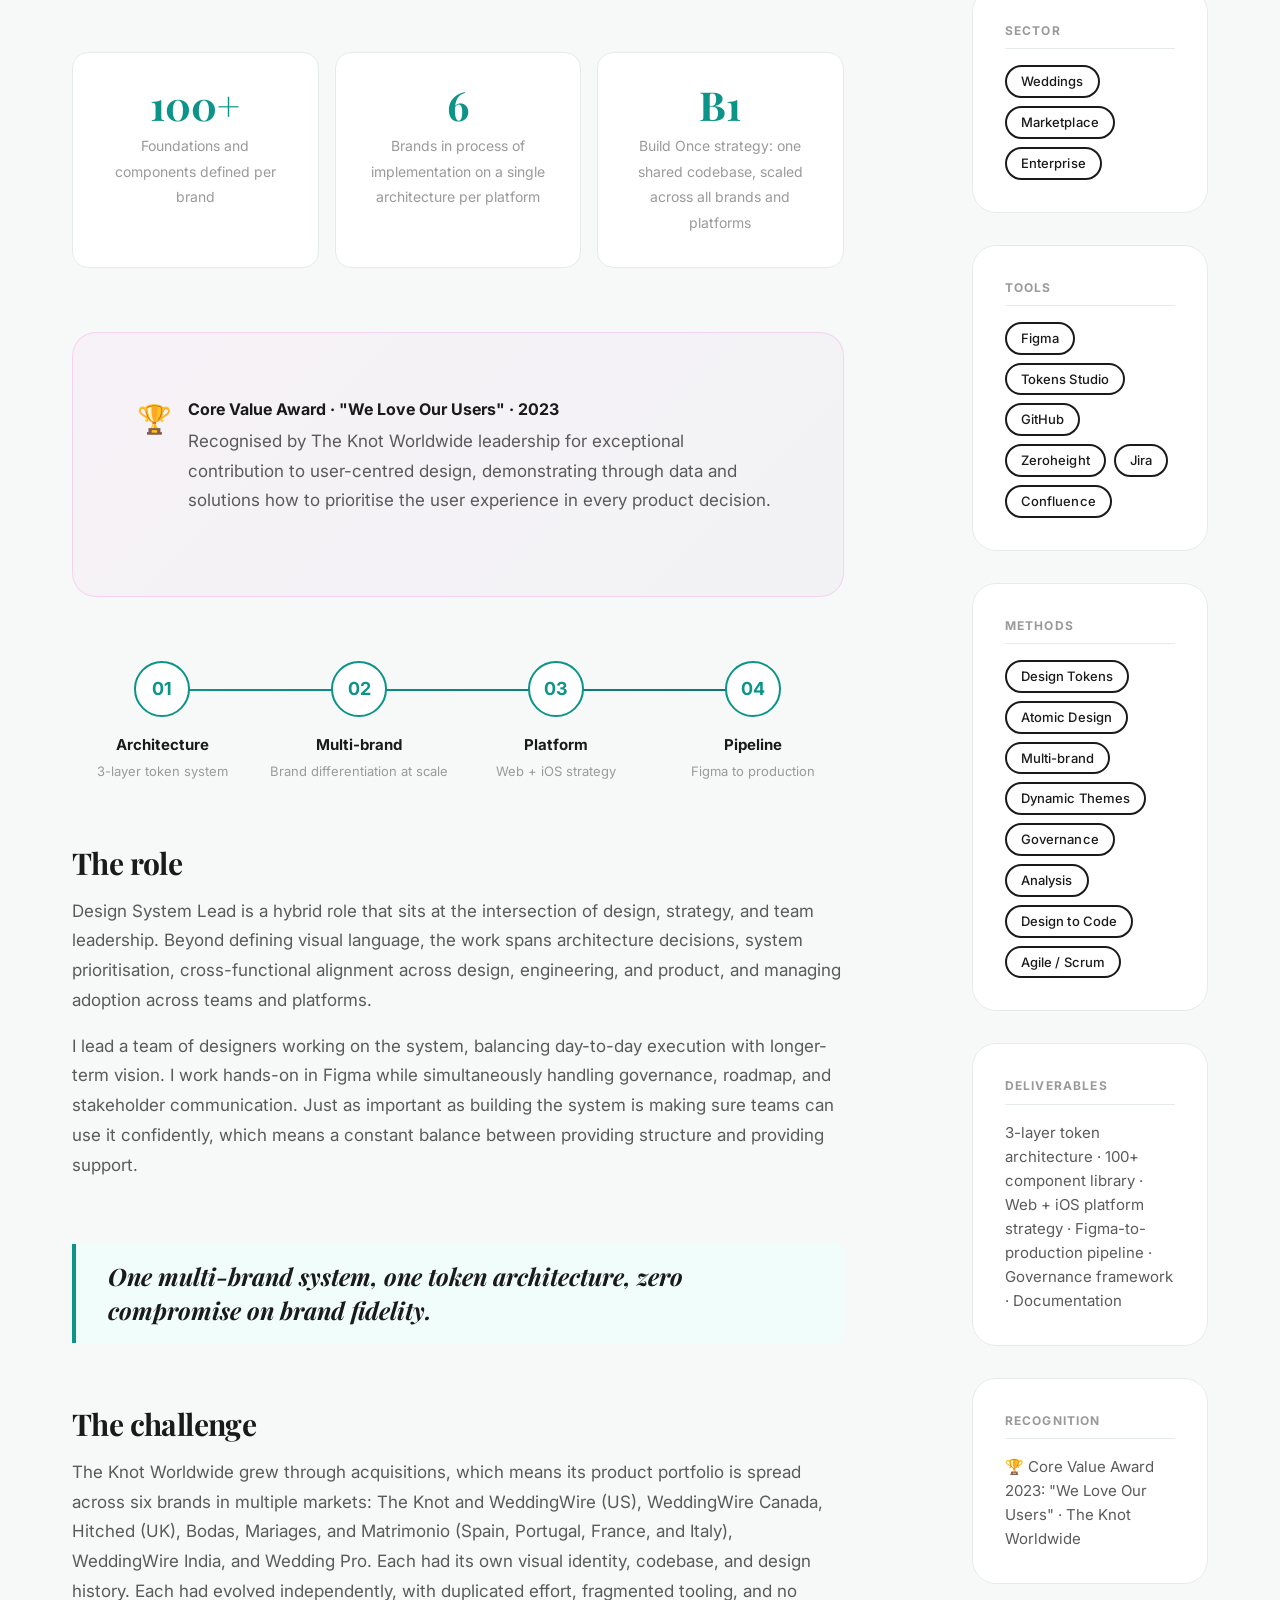
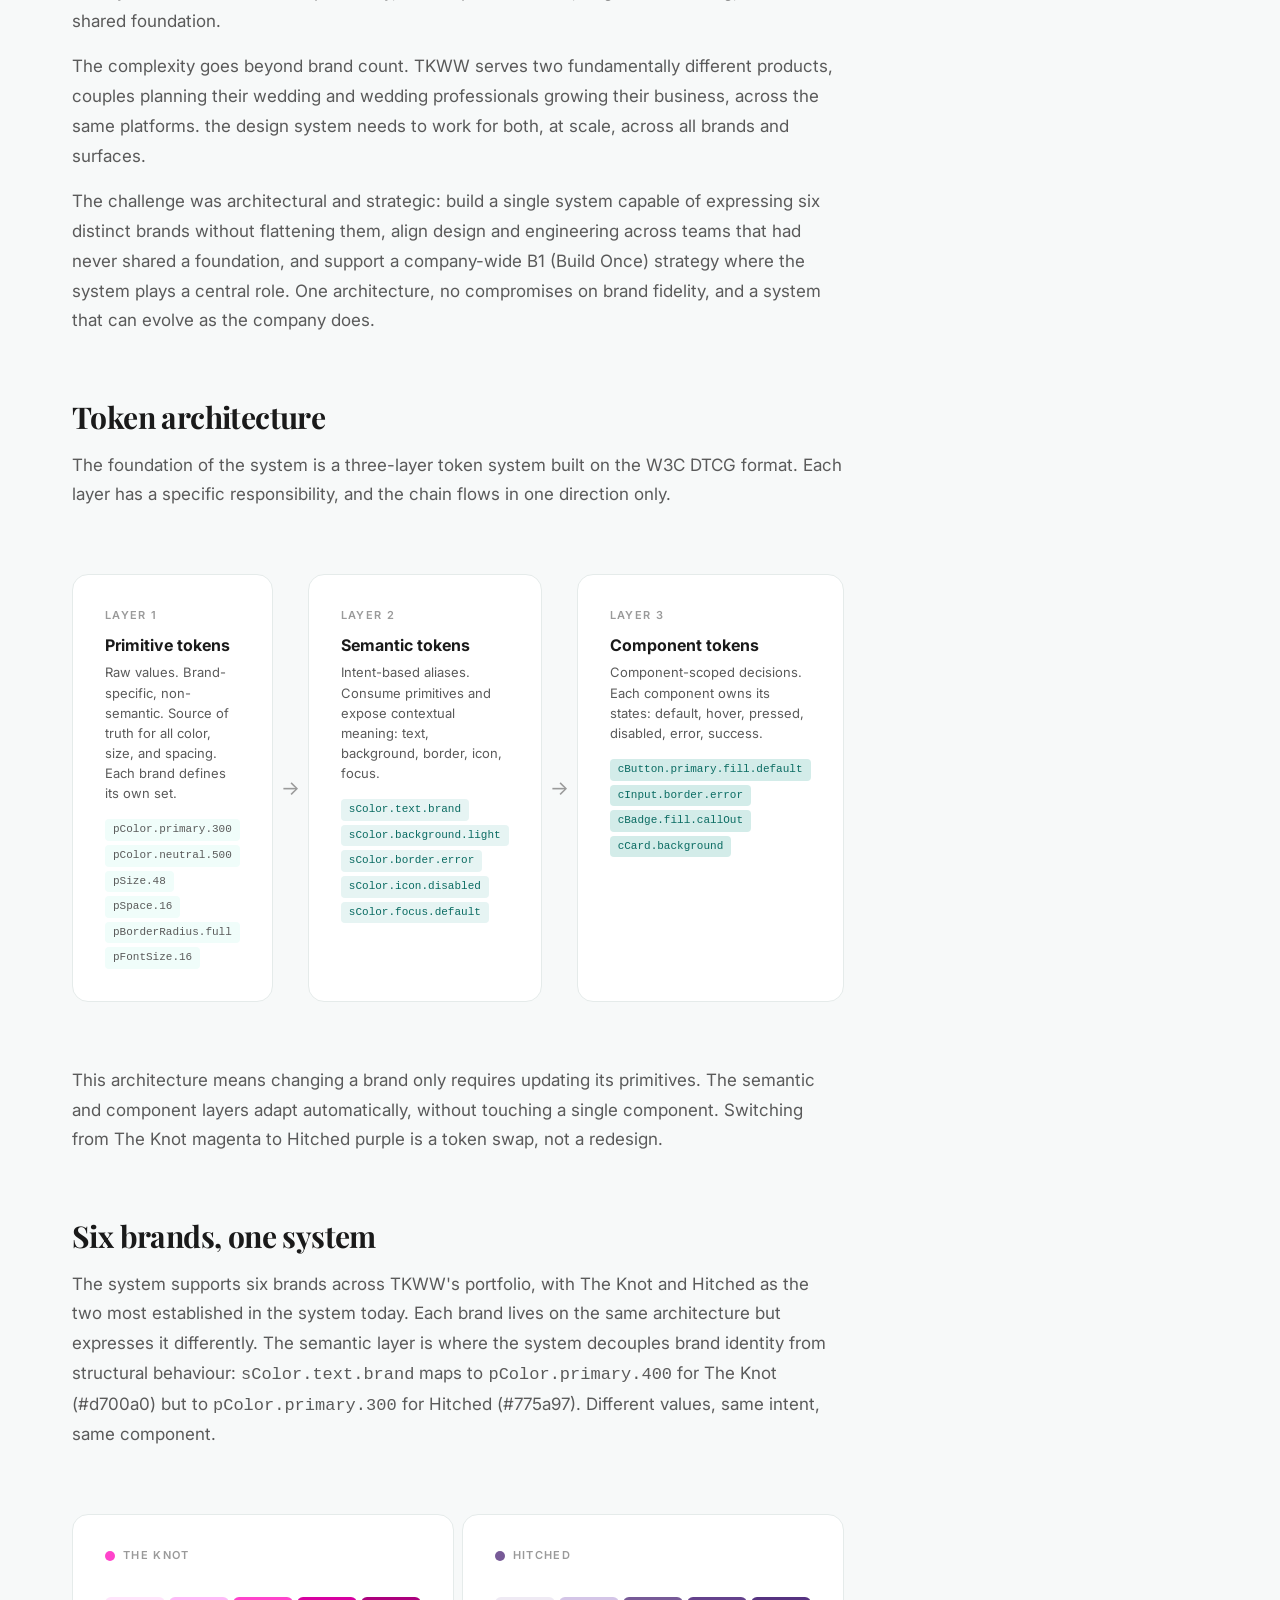
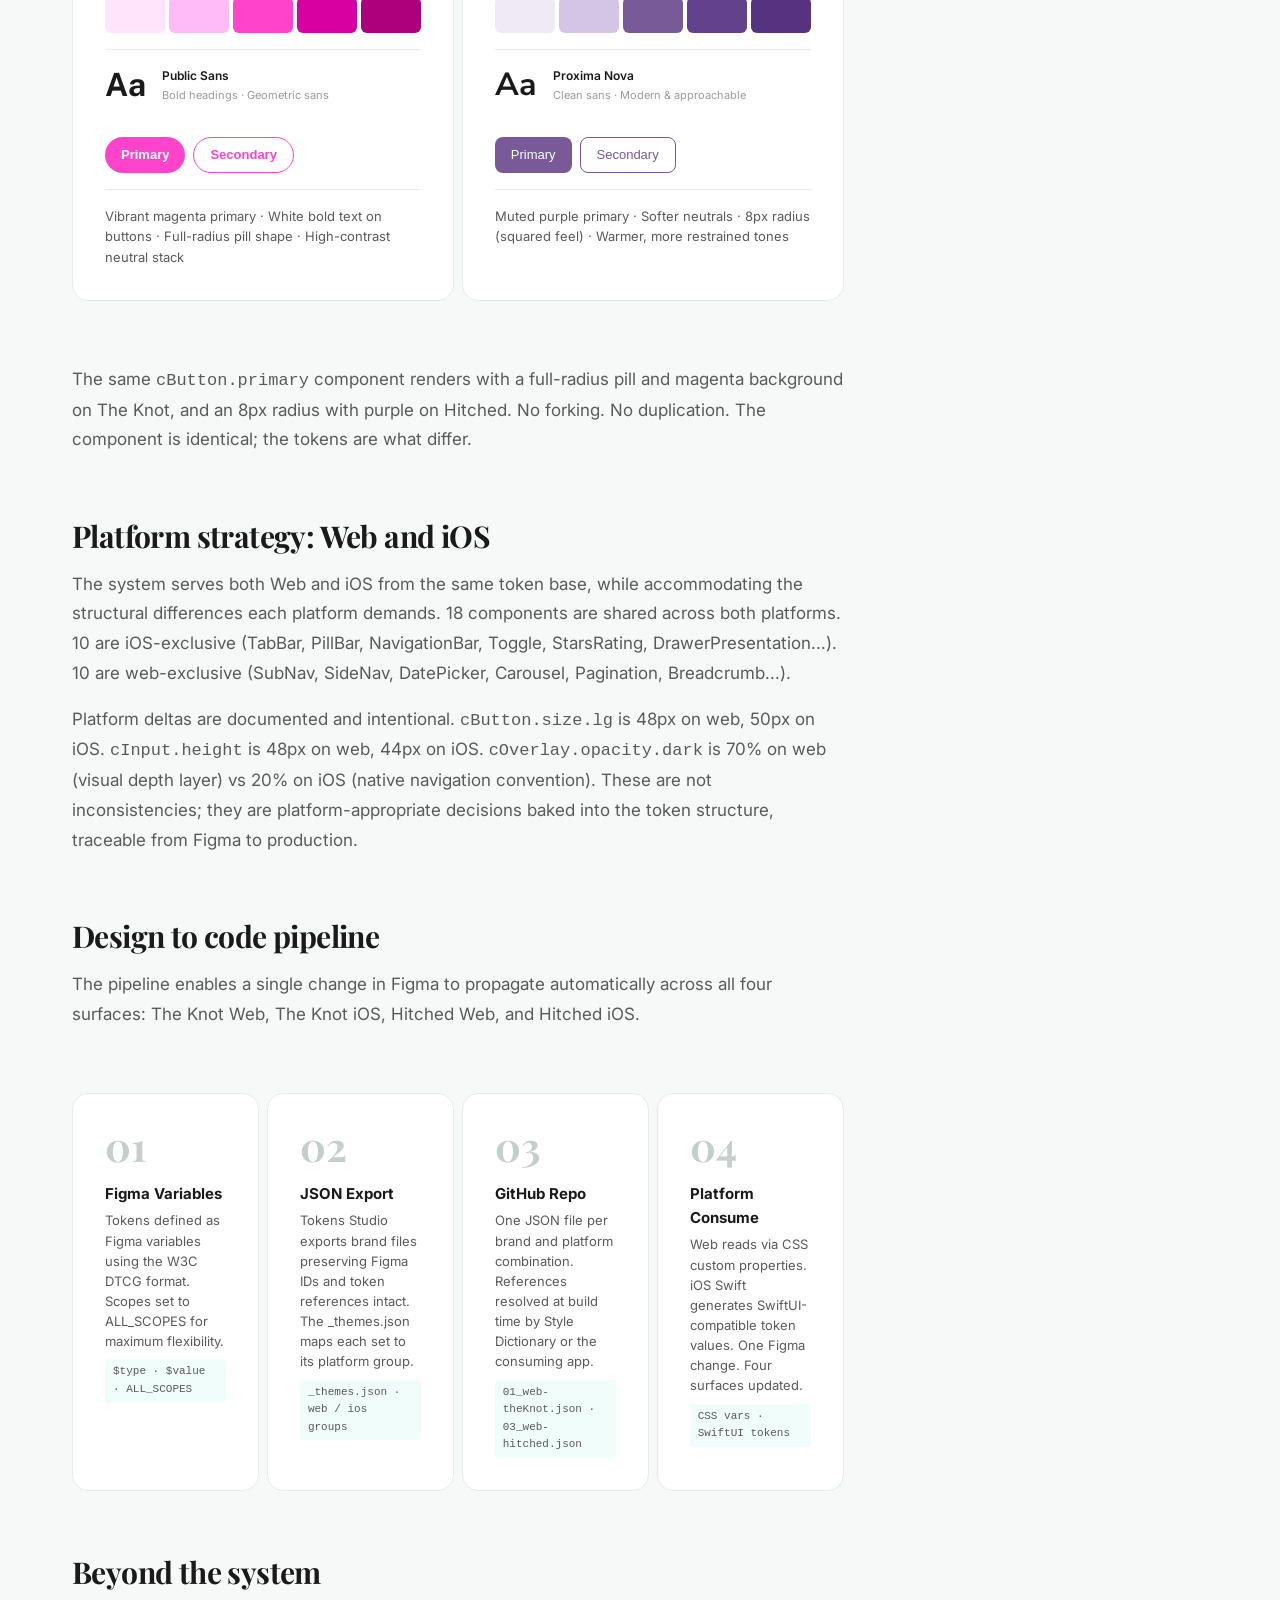
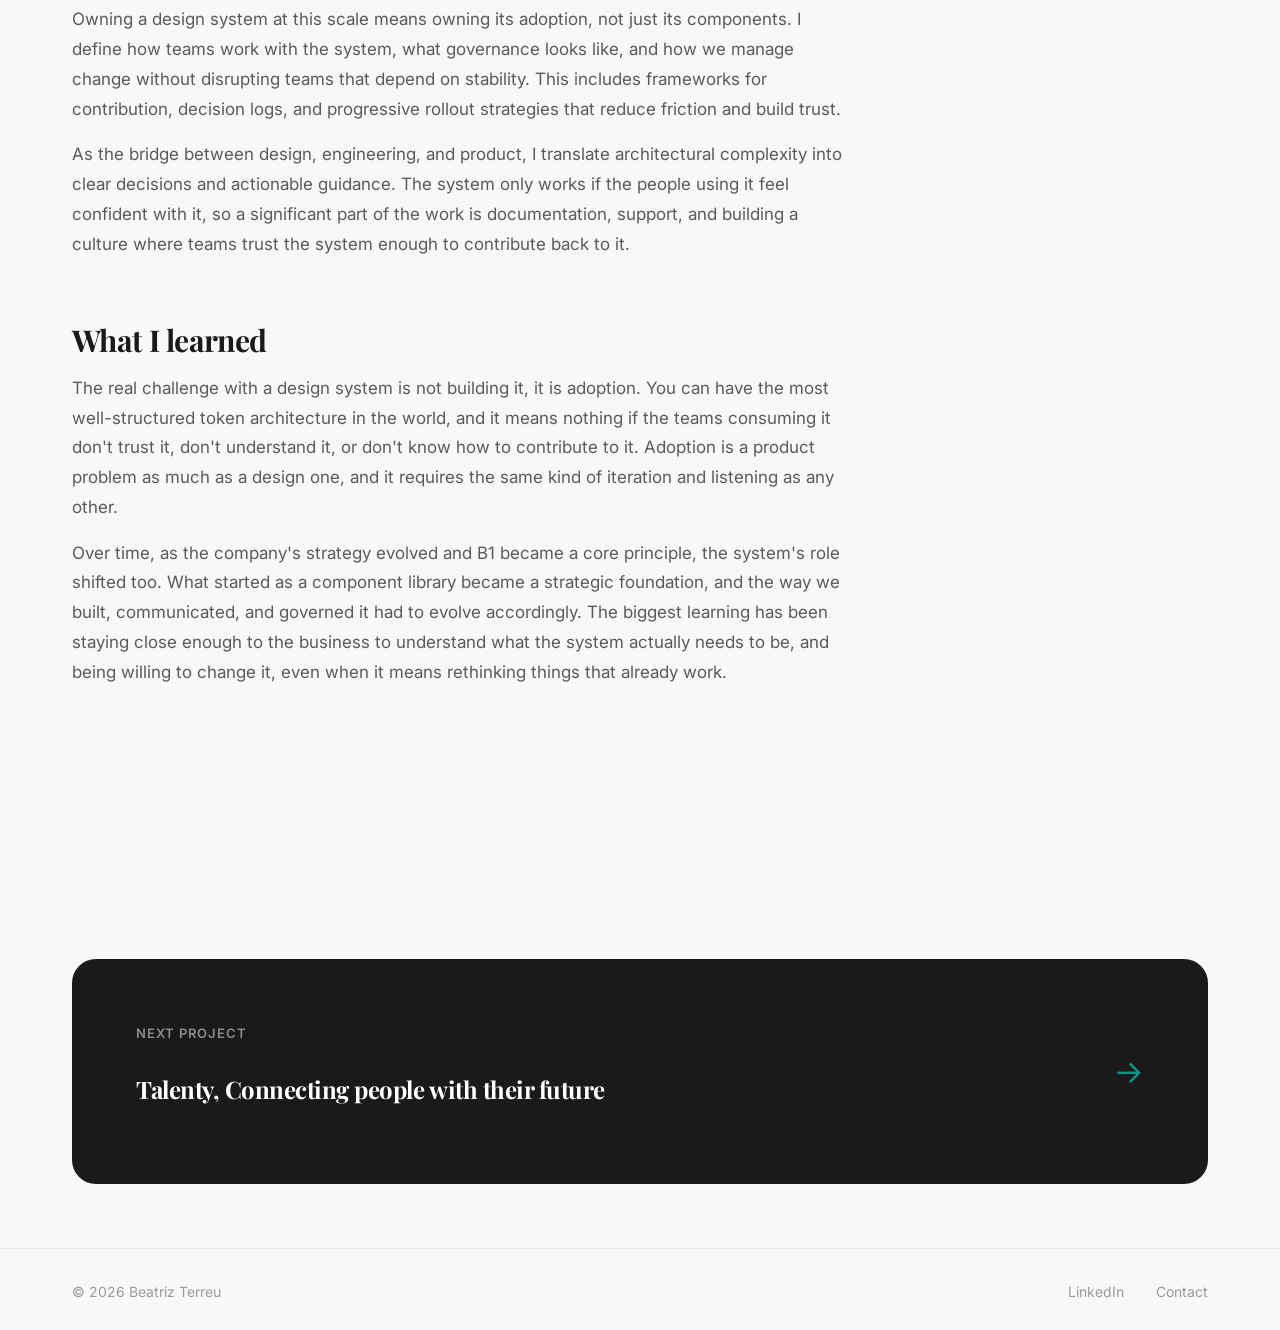
<file: projects/tkww.html>
<!DOCTYPE html>
<html lang="en">
<head>
  <meta charset="UTF-8" />
  <meta name="viewport" content="width=device-width, initial-scale=1.0" />
  <meta name="description" content="Case study: The Knot Worldwide, multi-brand design system serving wedding brands across web and iOS. Design System Lead combining design, strategy and team leadership. By Beatriz Terreu." />
  <title>The Knot Worldwide: Multi-brand Design System · Beatriz Terreu</title>
  <link rel="preconnect" href="https://fonts.googleapis.com" />
  <link rel="preconnect" href="https://fonts.gstatic.com" crossorigin />
  <link href="https://fonts.googleapis.com/css2?family=Inter:wght@400;500;600;700&family=Playfair+Display:ital,wght@0,700;0,800;1,700&family=Public+Sans:wght@400;600;700&family=Nunito+Sans:wght@400;600;700&display=swap" rel="stylesheet" />
  <link rel="stylesheet" href="../styles/main.css" />
  <link rel="stylesheet" href="../styles/projects.css" />
  <link rel="icon" href="data:image/svg+xml,<svg xmlns='http://www.w3.org/2000/svg' viewBox='0 0 32 32'><rect width='32' height='32' rx='8' fill='%231A1A1A'/><text x='50%' y='56%' dominant-baseline='middle' text-anchor='middle' font-family='serif' font-size='16' font-weight='bold' fill='%230D9488'>BT</text></svg>" />
  <style>
    .token-layer-grid {
      display: grid;
      grid-template-columns: 1fr auto 1fr auto 1fr;
      gap: 0;
      margin: var(--space-xl) 0;
    }
    .token-layer {
      padding: var(--space-lg);
      background: var(--color-surface);
      border: 1px solid var(--color-border);
      border-radius: var(--radius-lg);
    }
    .token-layer__label {
      font-size: 0.6875rem;
      font-weight: 600;
      letter-spacing: 0.12em;
      text-transform: uppercase;
      color: var(--color-muted);
      margin-bottom: var(--space-sm);
    }
    .token-layer__title {
      font-size: 1rem;
      font-weight: 700;
      color: var(--color-primary);
      margin-bottom: var(--space-xs);
    }
    .token-layer__desc {
      font-size: 0.8125rem;
      color: var(--color-secondary);
      line-height: 1.55;
      margin-bottom: var(--space-md);
    }
    .token-chip-row { display: flex; flex-wrap: wrap; gap: 4px; }
    .token-chip {
      display: inline-block;
      padding: 2px 8px;
      border-radius: 4px;
      font-family: 'DM Mono', 'Fira Mono', 'Courier New', monospace;
      font-size: 0.6875rem;
      font-weight: 500;
      background: var(--color-tag-bg);
      color: var(--color-secondary);
    }
    .token-chip.semantic { background: rgba(13,148,136,0.1); color: #0A6B62; }
    .token-chip.component { background: rgba(13,148,136,0.18); color: #0A6B62; }
    .token-arrow {
      display: flex; align-items: center; justify-content: center;
      padding: 0 var(--space-sm);
      color: var(--color-muted);
      font-size: 1.25rem;
    }
    .brand-compare {
      display: grid;
      grid-template-columns: 1fr 1fr;
      gap: var(--space-sm);
      margin: var(--space-xl) 0;
    }
    .brand-panel {
      padding: var(--space-lg);
      background: var(--color-surface);
      border: 1px solid var(--color-border);
      border-radius: var(--radius-lg);
    }
    .brand-panel__header {
      display: flex; align-items: center; gap: var(--space-sm);
      margin-bottom: var(--space-lg);
    }
    .brand-dot { width: 10px; height: 10px; border-radius: 50%; flex-shrink: 0; }
    .brand-dot.tk { background: #ff44cb; }
    .brand-dot.hi { background: #775a97; }
    .brand-panel__name {
      font-size: 0.6875rem;
      font-weight: 600;
      letter-spacing: 0.12em;
      text-transform: uppercase;
      color: var(--color-muted);
    }
    .brand-swatch-row { display: flex; gap: 4px; margin-bottom: var(--space-md); }
    .brand-swatch { flex: 1; height: 36px; border-radius: 6px; }
    .brand-type-row {
      display: flex; align-items: center; gap: var(--space-md);
      padding: var(--space-md) 0;
      border-top: 1px solid var(--color-border);
      margin-bottom: var(--space-md);
    }
    .brand-type-sample {
      font-size: 2rem; font-weight: 700; line-height: 1; color: var(--color-primary);
    }
    .brand-type-sample.tk { font-family: 'Public Sans', sans-serif; }
    .brand-type-sample.hi { font-family: 'Nunito Sans', 'Proxima Nova', sans-serif; }
    .brand-type-label { font-size: 0.75rem; font-weight: 600; color: var(--color-primary); }
    .brand-type-note { font-size: 0.6875rem; color: var(--color-muted); margin-top: 2px; }
    .brand-btn-row { display: flex; gap: 8px; flex-wrap: wrap; margin-bottom: var(--space-md); }
    .brand-btn-sim {
      display: inline-flex; align-items: center;
      padding: 0 16px; height: 36px; border-radius: 100px;
      font-size: 0.8125rem; font-weight: 500; cursor: default; border: none;
    }
    .brand-btn-sim.primary-tk { background: #ff44cb; color: #fff; font-weight: 700; }
    .brand-btn-sim.secondary-tk { background: transparent; color: #ff44cb; border: 1.5px solid #ff44cb; font-weight: 700; }
    .brand-btn-sim.primary-hi { background: #775a97; color: #fff; border-radius: 8px; }
    .brand-btn-sim.secondary-hi { background: transparent; color: #775a97; border: 1.5px solid #775a97; border-radius: 8px; }
    .brand-char {
      font-size: 0.8125rem;
      color: var(--color-secondary);
      line-height: 1.6;
      padding-top: var(--space-md);
      border-top: 1px solid var(--color-border);
      margin-top: var(--space-md);
    }
    .pipeline-steps {
      display: grid;
      grid-template-columns: repeat(4, 1fr);
      gap: var(--space-sm);
      margin: var(--space-xl) 0;
    }
    .pipeline-step {
      padding: var(--space-lg);
      background: var(--color-surface);
      border: 1px solid var(--color-border);
      border-radius: var(--radius-lg);
    }
    .pipeline-step__num {
      font-family: var(--font-display);
      font-size: 2.5rem;
      font-weight: 700;
      color: #C5CECC;
      line-height: 1;
      margin-bottom: var(--space-md);
    }
    .pipeline-step__title {
      font-size: 0.9375rem;
      font-weight: 700;
      color: var(--color-primary);
      margin-bottom: var(--space-xs);
    }
    .pipeline-step__desc {
      font-size: 0.8125rem;
      color: var(--color-secondary);
      line-height: 1.55;
    }
    .pipeline-step__code {
      margin-top: var(--space-sm);
      font-family: 'DM Mono', 'Fira Mono', 'Courier New', monospace;
      font-size: 0.6875rem;
      color: var(--color-secondary);
      background: var(--color-tag-bg);
      padding: 4px 8px;
      border-radius: 4px;
    }
    .award-block {
      background: linear-gradient(135deg, rgba(255,68,203,0.04), rgba(119,90,151,0.04));
      border: 1px solid rgba(255,68,203,0.18);
      border-radius: var(--radius-xl);
      padding: var(--space-xl);
      margin: var(--space-xl) 0;
      display: flex;
      gap: var(--space-md);
      align-items: flex-start;
    }
    .award-block__icon { font-size: 1.75rem; flex-shrink: 0; }
    .award-block__title {
      font-size: 1rem;
      font-weight: 700;
      color: var(--color-primary);
      margin-bottom: var(--space-xs);
    }
    .award-block__desc {
      font-size: 0.9375rem;
      color: var(--color-secondary);
      line-height: 1.6;
      margin: 0;
    }
    @media (max-width: 768px) {
      .token-layer-grid { grid-template-columns: 1fr; }
      .token-arrow { transform: rotate(90deg); padding: var(--space-xs) 0; }
      .brand-compare { grid-template-columns: 1fr; }
      .pipeline-steps { grid-template-columns: 1fr 1fr; }
    }
  </style>
</head>
<body>

  <!-- NAV -->
  <nav class="nav" id="navbar">
    <div class="container">
      <div class="nav__inner">
        <a href="../index.html" class="nav__logo">Beatriz Terreu</a>
        <ul class="nav__links">
          <li><a href="../index.html#projects" class="nav__link">Projects</a></li>
          <li><a href="../index.html#about" class="nav__link">About</a></li>
          <li><a href="../index.html#experience" class="nav__link">Experience</a></li>
          <li><a href="mailto:bterreu@gmail.com" class="nav__cta">
              Contact
              <svg width="14" height="14" viewBox="0 0 24 24" fill="none" stroke="currentColor" stroke-width="2.5" stroke-linecap="round" stroke-linejoin="round" aria-hidden="true"><path d="M5 12h14M12 5l7 7-7 7"/></svg>
            </a></li>
        </ul>
        <button class="nav__hamburger" id="hamburger" aria-label="Menu" aria-expanded="false">
          <span></span><span></span><span></span>
        </button>
      </div>
    </div>
    <div class="nav__mobile" id="mobile-nav">
      <a href="../index.html#projects" class="nav__link">Projects</a>
      <a href="../index.html#about" class="nav__link">About</a>
      <a href="mailto:bterreu@gmail.com" class="nav__cta" style="align-self:flex-start;">
              Contact
              <svg width="14" height="14" viewBox="0 0 24 24" fill="none" stroke="currentColor" stroke-width="2.5" stroke-linecap="round" stroke-linejoin="round" aria-hidden="true"><path d="M5 12h14M12 5l7 7-7 7"/></svg>
            </a>
    </div>
  </nav>

  <!-- PROJECT HERO -->
  <section class="project-hero">
    <div class="container">
      <a href="../index.html#projects" class="project-hero__back">
        <svg width="16" height="16" viewBox="0 0 24 24" fill="none" stroke="currentColor" stroke-width="2.5" stroke-linecap="round" stroke-linejoin="round"><path d="M19 12H5M12 19l-7-7 7-7"/></svg>
        Back to projects
      </a>

      <div class="project-hero__meta">
        <span class="project-hero__category">Design System · Multi-brand · Strategy · Web &amp; iOS</span>
        <span class="project-hero__year">2023 to Present</span>
      </div>

      <h1 class="project-hero__title">The Knot Worldwide: Multi-brand Design System</h1>
      <p class="project-hero__lead">Leading the evolution of a multi-brand design system serving TKWW wedding brands across web and iOS, with a B1 Build Once strategy at its core. One token architecture, 100+ foundations and components per brand, and a design system that scales across six brands without losing what makes each one distinct.</p>

      <div class="project-hero__info">
        <div class="project-hero__info-item">
          <span class="project-hero__info-label">Company</span>
          <div class="project-hero__info-value">The Knot Worldwide</div>
        </div>
        <div class="project-hero__info-item">
          <span class="project-hero__info-label">Role</span>
          <div class="project-hero__info-value">Design System Lead</div>
        </div>
        <div class="project-hero__info-item">
          <span class="project-hero__info-label">Period</span>
          <div class="project-hero__info-value">2022 to Present</div>
        </div>
        <div class="project-hero__info-item">
          <span class="project-hero__info-label">Tools</span>
          <div class="project-hero__info-value">Figma · Tokens Studio · GitHub</div>
        </div>
      </div>
    </div>
  </section>

  <!-- COVER -->
  <div class="container">
    <div class="project-cover" style="padding:0; overflow:hidden;">
      <img src="../assets/images/tkww/ods-header.jpg" alt="Multi-brand Design System, The Knot Worldwide" style="width:100%; height:100%; object-fit:cover; display:block;"  loading="eager" />
    </div>
  </div>

  <!-- CONTENT -->
  <div class="container" style="padding-bottom: var(--space-3xl);">
    <div class="project-content">

      <main class="project-body">

        <!-- METRICS -->
        <div class="outcomes-grid reveal">
          <div class="outcome-card">
            <span class="outcome-card__value">100+</span>
            <span class="outcome-card__label">Foundations and components defined per brand</span>
          </div>
          <div class="outcome-card">
            <span class="outcome-card__value">6</span>
            <span class="outcome-card__label">Brands in process of implementation on a single architecture per platform</span>
          </div>
          <div class="outcome-card">
            <span class="outcome-card__value">B1</span>
            <span class="outcome-card__label">Build Once strategy: one shared codebase, scaled across all brands and platforms</span>
          </div>
        </div>

        <!-- AWARD -->
        <div class="award-block reveal">
          <div class="award-block__icon">🏆</div>
          <div>
            <div class="award-block__title">Core Value Award · "We Love Our Users" · 2023</div>
            <p class="award-block__desc">Recognised by The Knot Worldwide leadership for exceptional contribution to user-centred design, demonstrating through data and solutions how to prioritise the user experience in every product decision.</p>
          </div>
        </div>

        <!-- PROCESS -->
        <div class="process-steps reveal">
          <div class="process-step">
            <div class="process-step__num">01</div>
            <div class="process-step__title">Architecture</div>
            <div class="process-step__desc">3-layer token system</div>
          </div>
          <div class="process-step">
            <div class="process-step__num">02</div>
            <div class="process-step__title">Multi-brand</div>
            <div class="process-step__desc">Brand differentiation at scale</div>
          </div>
          <div class="process-step">
            <div class="process-step__num">03</div>
            <div class="process-step__title">Platform</div>
            <div class="process-step__desc">Web + iOS strategy</div>
          </div>
          <div class="process-step">
            <div class="process-step__num">04</div>
            <div class="process-step__title">Pipeline</div>
            <div class="process-step__desc">Figma to production</div>
          </div>
        </div>

        <!-- THE ROLE -->
        <h2 class="reveal">The role</h2>
        <p class="reveal">Design System Lead is a hybrid role that sits at the intersection of design, strategy, and team leadership. Beyond defining visual language, the work spans architecture decisions, system prioritisation, cross-functional alignment across design, engineering, and product, and managing adoption across teams and platforms.</p>
        <p class="reveal">I lead a team of designers working on the system, balancing day-to-day execution with longer-term vision. I work hands-on in Figma while simultaneously handling governance, roadmap, and stakeholder communication. Just as important as building the system is making sure teams can use it confidently, which means a constant balance between providing structure and providing support.</p>

        <blockquote class="project-callout reveal">One multi-brand system, one token architecture, zero compromise on brand fidelity.</blockquote>

        <!-- THE CHALLENGE -->
        <h2 class="reveal">The challenge</h2>
        <p class="reveal">The Knot Worldwide grew through acquisitions, which means its product portfolio is spread across six brands in multiple markets: The Knot and WeddingWire (US), WeddingWire Canada, Hitched (UK), Bodas, Mariages, and Matrimonio (Spain, Portugal, France, and Italy), WeddingWire India, and Wedding Pro. Each had its own visual identity, codebase, and design history. Each had evolved independently, with duplicated effort, fragmented tooling, and no shared foundation.</p>
        <p class="reveal">The complexity goes beyond brand count. TKWW serves two fundamentally different products, couples planning their wedding and wedding professionals growing their business, across the same platforms. the design system needs to work for both, at scale, across all brands and surfaces.</p>
        <p class="reveal">The challenge was architectural and strategic: build a single system capable of expressing six distinct brands without flattening them, align design and engineering across teams that had never shared a foundation, and support a company-wide B1 (Build Once) strategy where the system plays a central role. One architecture, no compromises on brand fidelity, and a system that can evolve as the company does.</p>

        <!-- TOKEN ARCHITECTURE -->
        <h2 class="reveal">Token architecture</h2>
        <p class="reveal">The foundation of the system is a three-layer token system built on the W3C DTCG format. Each layer has a specific responsibility, and the chain flows in one direction only.</p>

        <div class="token-layer-grid reveal">
          <div class="token-layer">
            <div class="token-layer__label">Layer 1</div>
            <div class="token-layer__title">Primitive tokens</div>
            <div class="token-layer__desc">Raw values. Brand-specific, non-semantic. Source of truth for all color, size, and spacing. Each brand defines its own set.</div>
            <div class="token-chip-row">
              <span class="token-chip">pColor.primary.300</span>
              <span class="token-chip">pColor.neutral.500</span>
              <span class="token-chip">pSize.48</span>
              <span class="token-chip">pSpace.16</span>
              <span class="token-chip">pBorderRadius.full</span>
              <span class="token-chip">pFontSize.16</span>
            </div>
          </div>

          <div class="token-arrow">→</div>

          <div class="token-layer">
            <div class="token-layer__label">Layer 2</div>
            <div class="token-layer__title">Semantic tokens</div>
            <div class="token-layer__desc">Intent-based aliases. Consume primitives and expose contextual meaning: text, background, border, icon, focus.</div>
            <div class="token-chip-row">
              <span class="token-chip semantic">sColor.text.brand</span>
              <span class="token-chip semantic">sColor.background.light</span>
              <span class="token-chip semantic">sColor.border.error</span>
              <span class="token-chip semantic">sColor.icon.disabled</span>
              <span class="token-chip semantic">sColor.focus.default</span>
            </div>
          </div>

          <div class="token-arrow">→</div>

          <div class="token-layer">
            <div class="token-layer__label">Layer 3</div>
            <div class="token-layer__title">Component tokens</div>
            <div class="token-layer__desc">Component-scoped decisions. Each component owns its states: default, hover, pressed, disabled, error, success.</div>
            <div class="token-chip-row">
              <span class="token-chip component">cButton.primary.fill.default</span>
              <span class="token-chip component">cInput.border.error</span>
              <span class="token-chip component">cBadge.fill.callOut</span>
              <span class="token-chip component">cCard.background</span>
            </div>
          </div>
        </div>

        <p class="reveal">This architecture means changing a brand only requires updating its primitives. The semantic and component layers adapt automatically, without touching a single component. Switching from The Knot magenta to Hitched purple is a token swap, not a redesign.</p>

        <!-- SIX BRANDS -->
        <h2 class="reveal">Six brands, one system</h2>
        <p class="reveal">The system supports six brands across TKWW's portfolio, with The Knot and Hitched as the two most established in the system today. Each brand lives on the same architecture but expresses it differently. The semantic layer is where the system decouples brand identity from structural behaviour: <code>sColor.text.brand</code> maps to <code>pColor.primary.400</code> for The Knot (#d700a0) but to <code>pColor.primary.300</code> for Hitched (#775a97). Different values, same intent, same component.</p>

        <div class="brand-compare reveal">
          <div class="brand-panel">
            <div class="brand-panel__header">
              <div class="brand-dot tk"></div>
              <span class="brand-panel__name">The Knot</span>
            </div>
            <div class="brand-swatch-row">
              <div class="brand-swatch" style="background:#ffe4fb;"></div>
              <div class="brand-swatch" style="background:#febbf7;"></div>
              <div class="brand-swatch" style="background:#ff44cb;"></div>
              <div class="brand-swatch" style="background:#d700a0;"></div>
              <div class="brand-swatch" style="background:#ac007c;"></div>
            </div>
            <div class="brand-type-row">
              <span class="brand-type-sample tk">Aa</span>
              <div>
                <div class="brand-type-label">Public Sans</div>
                <div class="brand-type-note">Bold headings · Geometric sans</div>
              </div>
            </div>
            <div class="brand-btn-row">
              <button class="brand-btn-sim primary-tk">Primary</button>
              <button class="brand-btn-sim secondary-tk">Secondary</button>
            </div>
            <div class="brand-char">Vibrant magenta primary · White bold text on buttons · Full-radius pill shape · High-contrast neutral stack</div>
          </div>

          <div class="brand-panel">
            <div class="brand-panel__header">
              <div class="brand-dot hi"></div>
              <span class="brand-panel__name">Hitched</span>
            </div>
            <div class="brand-swatch-row">
              <div class="brand-swatch" style="background:#efeaf4;"></div>
              <div class="brand-swatch" style="background:#d4c5e7;"></div>
              <div class="brand-swatch" style="background:#775a97;"></div>
              <div class="brand-swatch" style="background:#64418c;"></div>
              <div class="brand-swatch" style="background:#563280;"></div>
            </div>
            <div class="brand-type-row">
              <span class="brand-type-sample hi">Aa</span>
              <div>
                <div class="brand-type-label">Proxima Nova</div>
                <div class="brand-type-note">Clean sans · Modern &amp; approachable</div>
              </div>
            </div>
            <div class="brand-btn-row">
              <button class="brand-btn-sim primary-hi">Primary</button>
              <button class="brand-btn-sim secondary-hi">Secondary</button>
            </div>
            <div class="brand-char">Muted purple primary · Softer neutrals · 8px radius (squared feel) · Warmer, more restrained tones</div>
          </div>
        </div>

        <p class="reveal">The same <code>cButton.primary</code> component renders with a full-radius pill and magenta background on The Knot, and an 8px radius with purple on Hitched. No forking. No duplication. The component is identical; the tokens are what differ.</p>

        <!-- PLATFORM STRATEGY -->
        <h2 class="reveal">Platform strategy: Web and iOS</h2>
        <p class="reveal">The system serves both Web and iOS from the same token base, while accommodating the structural differences each platform demands. 18 components are shared across both platforms. 10 are iOS-exclusive (TabBar, PillBar, NavigationBar, Toggle, StarsRating, DrawerPresentation...). 10 are web-exclusive (SubNav, SideNav, DatePicker, Carousel, Pagination, Breadcrumb...).</p>
        <p class="reveal">Platform deltas are documented and intentional. <code>cButton.size.lg</code> is 48px on web, 50px on iOS. <code>cInput.height</code> is 48px on web, 44px on iOS. <code>cOverlay.opacity.dark</code> is 70% on web (visual depth layer) vs 20% on iOS (native navigation convention). These are not inconsistencies; they are platform-appropriate decisions baked into the token structure, traceable from Figma to production.</p>

        <!-- DESIGN TO CODE PIPELINE -->
        <h2 class="reveal">Design to code pipeline</h2>
        <p class="reveal">The pipeline enables a single change in Figma to propagate automatically across all four surfaces: The Knot Web, The Knot iOS, Hitched Web, and Hitched iOS.</p>

        <div class="pipeline-steps reveal">
          <div class="pipeline-step">
            <div class="pipeline-step__num">01</div>
            <div class="pipeline-step__title">Figma Variables</div>
            <div class="pipeline-step__desc">Tokens defined as Figma variables using the W3C DTCG format. Scopes set to ALL_SCOPES for maximum flexibility.</div>
            <div class="pipeline-step__code">$type · $value · ALL_SCOPES</div>
          </div>
          <div class="pipeline-step">
            <div class="pipeline-step__num">02</div>
            <div class="pipeline-step__title">JSON Export</div>
            <div class="pipeline-step__desc">Tokens Studio exports brand files preserving Figma IDs and token references intact. The _themes.json maps each set to its platform group.</div>
            <div class="pipeline-step__code">_themes.json · web / ios groups</div>
          </div>
          <div class="pipeline-step">
            <div class="pipeline-step__num">03</div>
            <div class="pipeline-step__title">GitHub Repo</div>
            <div class="pipeline-step__desc">One JSON file per brand and platform combination. References resolved at build time by Style Dictionary or the consuming app.</div>
            <div class="pipeline-step__code">01_web-theKnot.json · 03_web-hitched.json</div>
          </div>
          <div class="pipeline-step">
            <div class="pipeline-step__num">04</div>
            <div class="pipeline-step__title">Platform Consume</div>
            <div class="pipeline-step__desc">Web reads via CSS custom properties. iOS Swift generates SwiftUI-compatible token values. One Figma change. Four surfaces updated.</div>
            <div class="pipeline-step__code">CSS vars · SwiftUI tokens</div>
          </div>
        </div>

        <!-- BEYOND THE SYSTEM -->
        <h2 class="reveal">Beyond the system</h2>
        <p class="reveal">Owning a design system at this scale means owning its adoption, not just its components. I define how teams work with the system, what governance looks like, and how we manage change without disrupting teams that depend on stability. This includes frameworks for contribution, decision logs, and progressive rollout strategies that reduce friction and build trust.</p>
        <p class="reveal">As the bridge between design, engineering, and product, I translate architectural complexity into clear decisions and actionable guidance. The system only works if the people using it feel confident with it, so a significant part of the work is documentation, support, and building a culture where teams trust the system enough to contribute back to it.</p>

        <!-- LEARNINGS -->
        <h2 class="reveal">What I learned</h2>
        <p class="reveal">The real challenge with a design system is not building it, it is adoption. You can have the most well-structured token architecture in the world, and it means nothing if the teams consuming it don't trust it, don't understand it, or don't know how to contribute to it. Adoption is a product problem as much as a design one, and it requires the same kind of iteration and listening as any other.</p>
        <p class="reveal">Over time, as the company's strategy evolved and B1 became a core principle, the system's role shifted too. What started as a component library became a strategic foundation, and the way we built, communicated, and governed it had to evolve accordingly. The biggest learning has been staying close enough to the business to understand what the system actually needs to be, and being willing to change it, even when it means rethinking things that already work.</p>

      </main>

      <!-- SIDEBAR -->
      <aside class="project-sidebar">

        <div class="sidebar-card">
          <div class="sidebar-card__title">Sector</div>
          <div class="sidebar-tags">
            <span class="tag">Weddings</span>
            <span class="tag">Marketplace</span>
            <span class="tag">Enterprise</span>
          </div>
        </div>

        <div class="sidebar-card">
          <div class="sidebar-card__title">Tools</div>
          <div class="sidebar-tags">
            <span class="tag">Figma</span>
            <span class="tag">Tokens Studio</span>
            <span class="tag">GitHub</span>
            <span class="tag">Zeroheight</span>
            <span class="tag">Jira</span>
            <span class="tag">Confluence</span>
          </div>
        </div>

        <div class="sidebar-card">
          <div class="sidebar-card__title">Methods</div>
          <div class="sidebar-tags">
            <span class="tag">Design Tokens</span>
            <span class="tag">Atomic Design</span>
            <span class="tag">Multi-brand</span>
            <span class="tag">Dynamic Themes</span>
            <span class="tag">Governance</span>
            <span class="tag">Analysis</span>
            <span class="tag">Design to Code</span>
            <span class="tag">Agile / Scrum</span>
          </div>
        </div>

        <div class="sidebar-card">
          <div class="sidebar-card__title">Deliverables</div>
          <p>3-layer token architecture · 100+ component library · Web + iOS platform strategy · Figma-to-production pipeline · Governance framework · Documentation</p>
        </div>

        <div class="sidebar-card">
          <div class="sidebar-card__title">Recognition</div>
          <p>🏆 Core Value Award 2023: "We Love Our Users" · The Knot Worldwide</p>
        </div>

      </aside>
    </div>
  </div>

  <!-- NEXT PROJECT -->
  <div class="container">
        <a href="talenty.html" class="next-project">
      <div>
        <span class="next-project__label">Next project</span>
        <h3 class="next-project__title">Talenty, Connecting people with their future</h3>
      </div>
      <span class="next-project__arrow">→</span>
    </a>
  </div>

  <!-- FOOTER -->
  <footer class="footer">
    <div class="container">
      <div class="footer__inner">
        <p class="footer__copy">© 2026 Beatriz Terreu</p>
        <div class="footer__links">
          <a href="https://www.linkedin.com/in/beatrizterreu/" target="_blank" rel="noopener noreferrer" class="footer__link">LinkedIn</a>
          <a href="mailto:bterreu@gmail.com" class="footer__link">Contact</a>
        </div>
      </div>
    </div>
  </footer>

  <script>
    const navbar = document.getElementById('navbar');
    window.addEventListener('scroll', () => { navbar.classList.toggle('scrolled', window.scrollY > 20); }, { passive: true });
    const hamburger = document.getElementById('hamburger');
    const mobileNav = document.getElementById('mobile-nav');
    hamburger.addEventListener('click', () => {
      const isOpen = hamburger.classList.toggle('open');
      mobileNav.classList.toggle('open', isOpen);
      hamburger.setAttribute('aria-expanded', isOpen);
    });
    const revealElements = document.querySelectorAll('.reveal');
    const observer = new IntersectionObserver((entries) => {
      entries.forEach(entry => {
        if (entry.isIntersecting) {
          entry.target.classList.add('visible');
          observer.unobserve(entry.target);
        }
      });
    }, { threshold: 0.05 });
    revealElements.forEach(el => observer.observe(el));
    setTimeout(() => {
      document.querySelectorAll('.reveal:not(.visible)').forEach(el => el.classList.add('visible'));
    }, 800);
  </script>
</body>
</html>
</file>
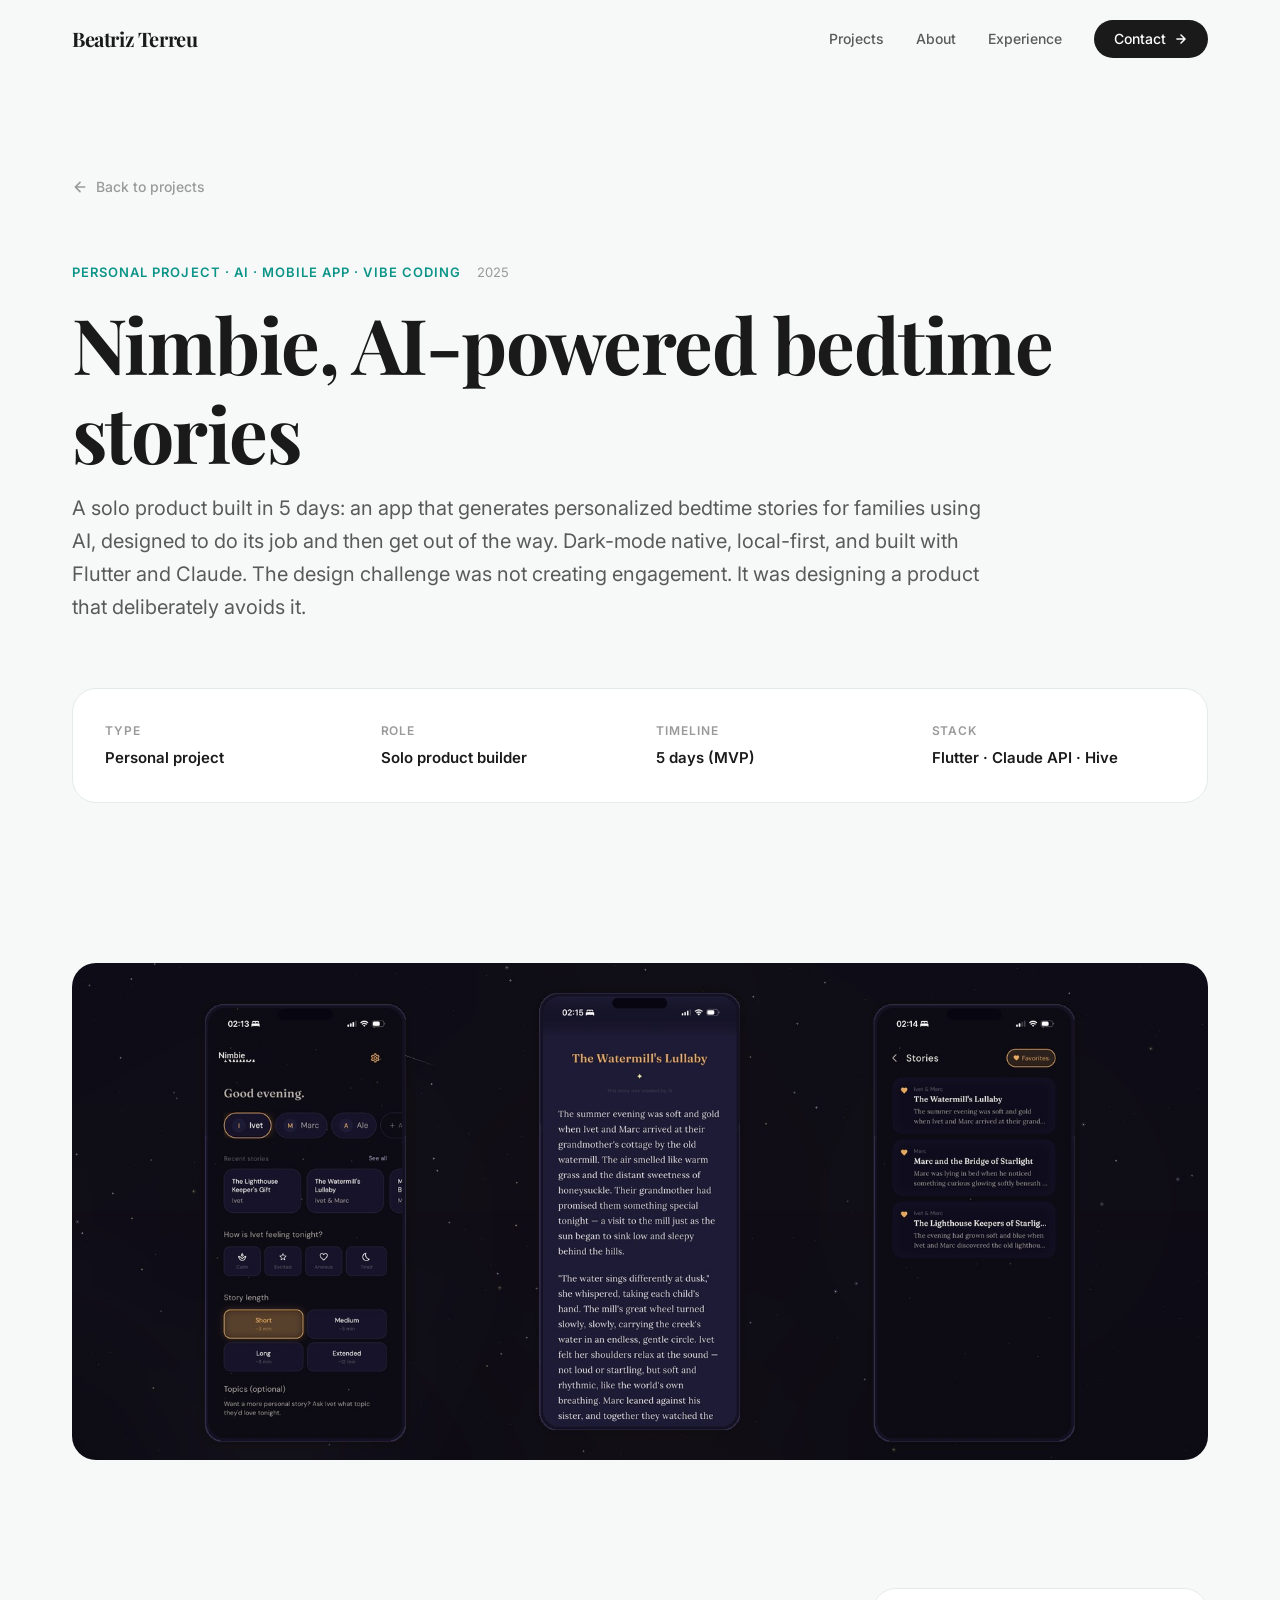
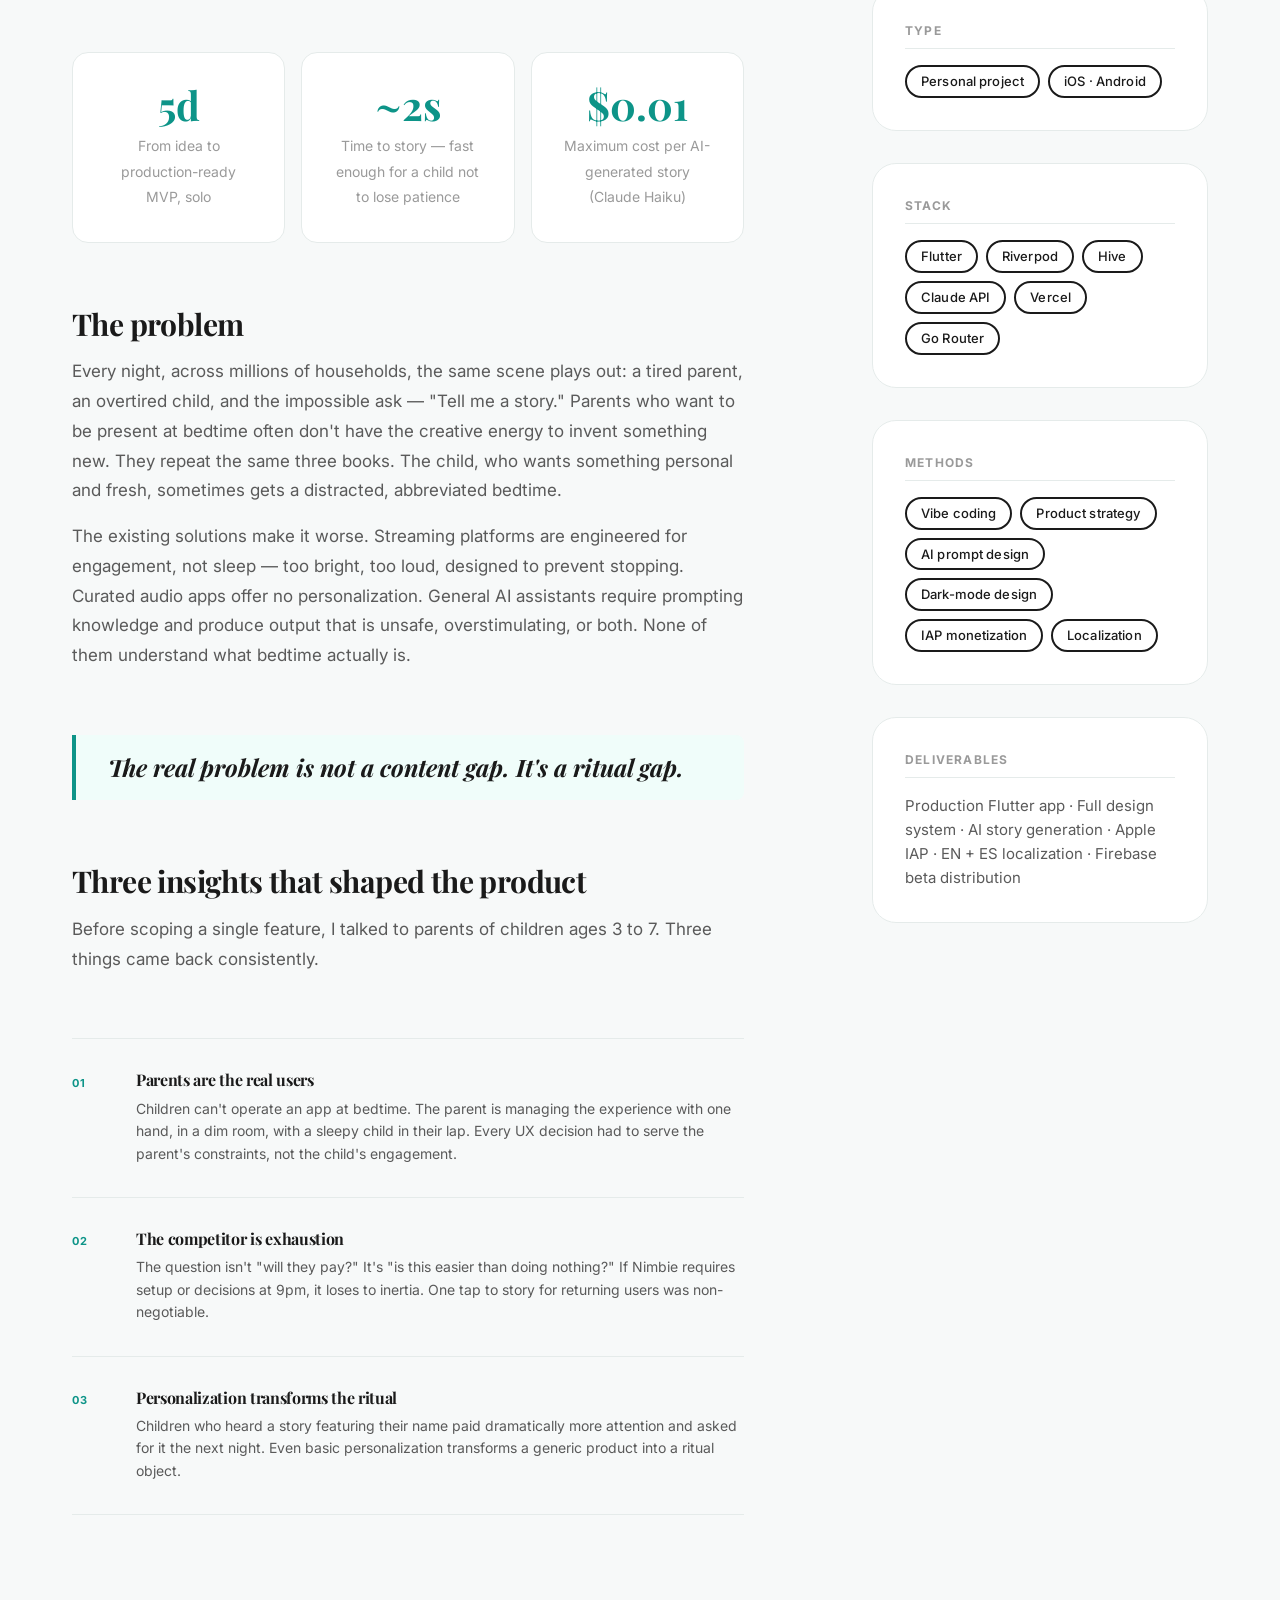
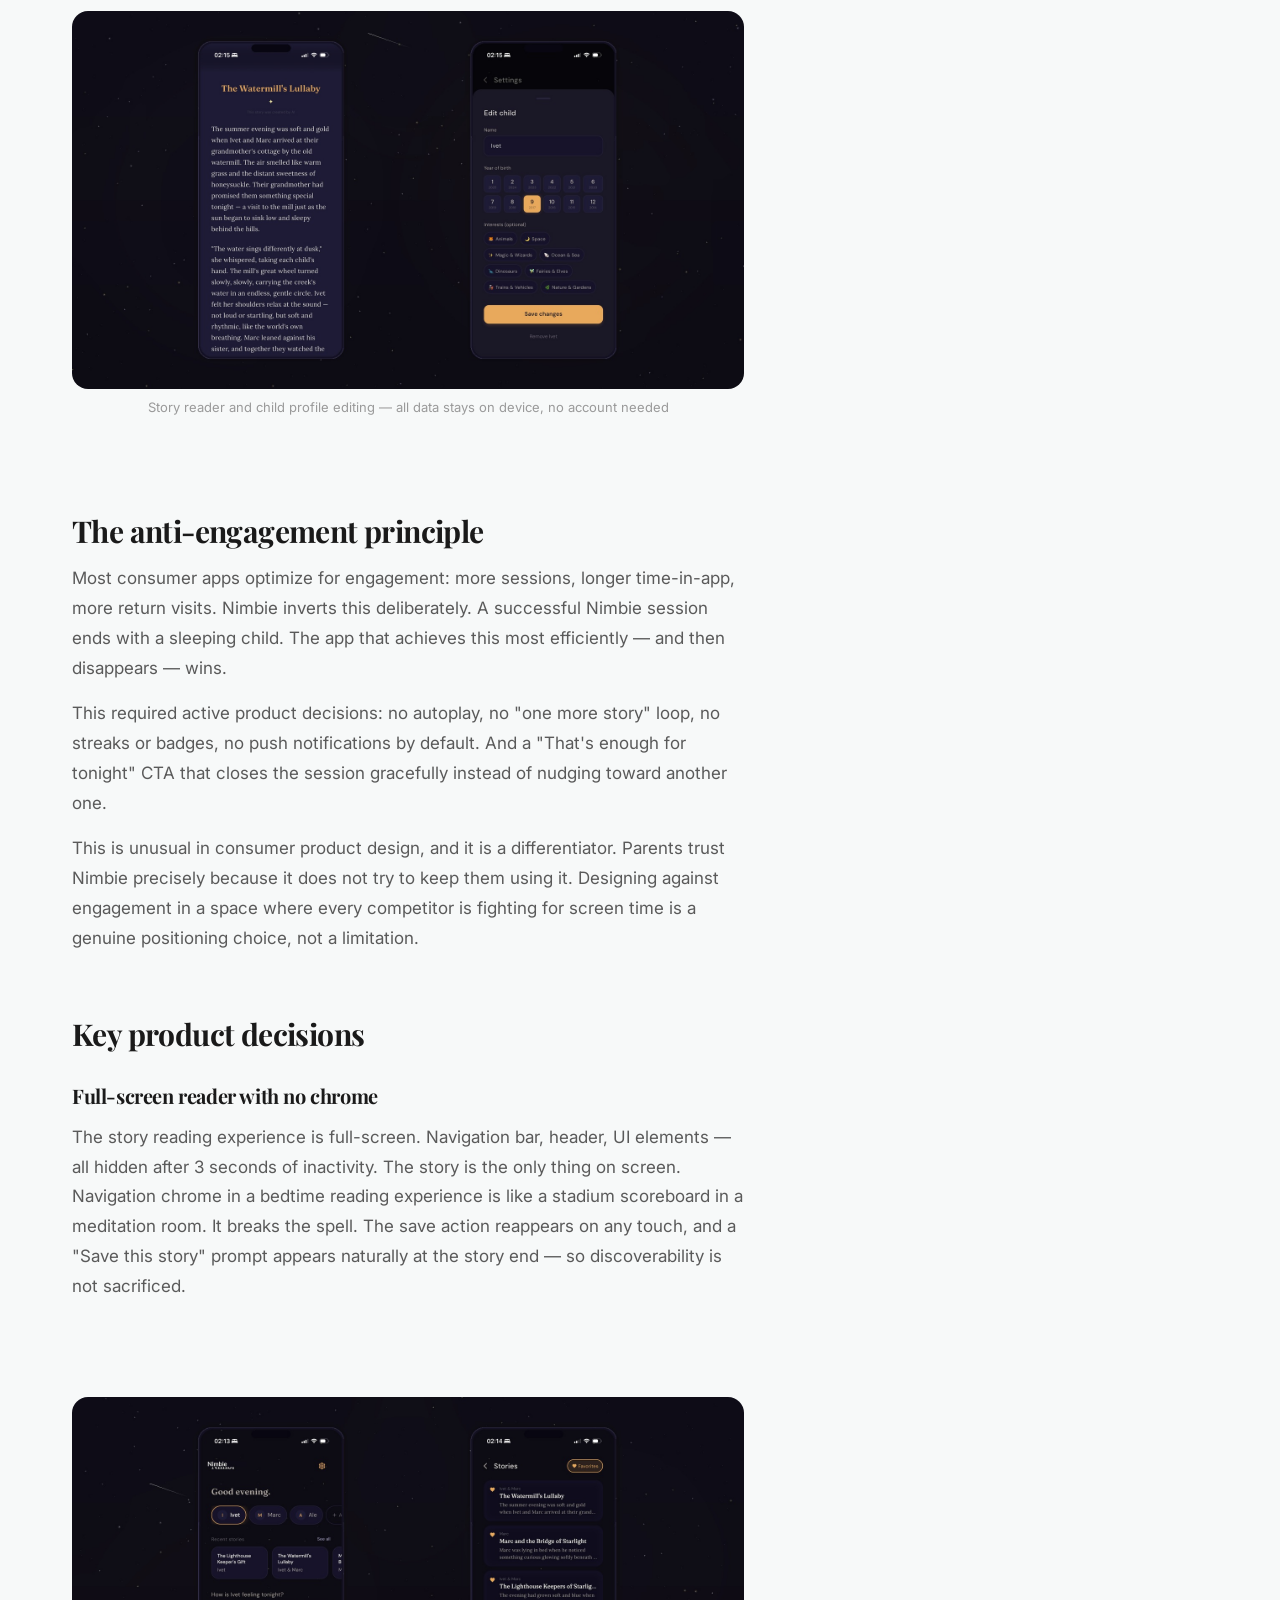
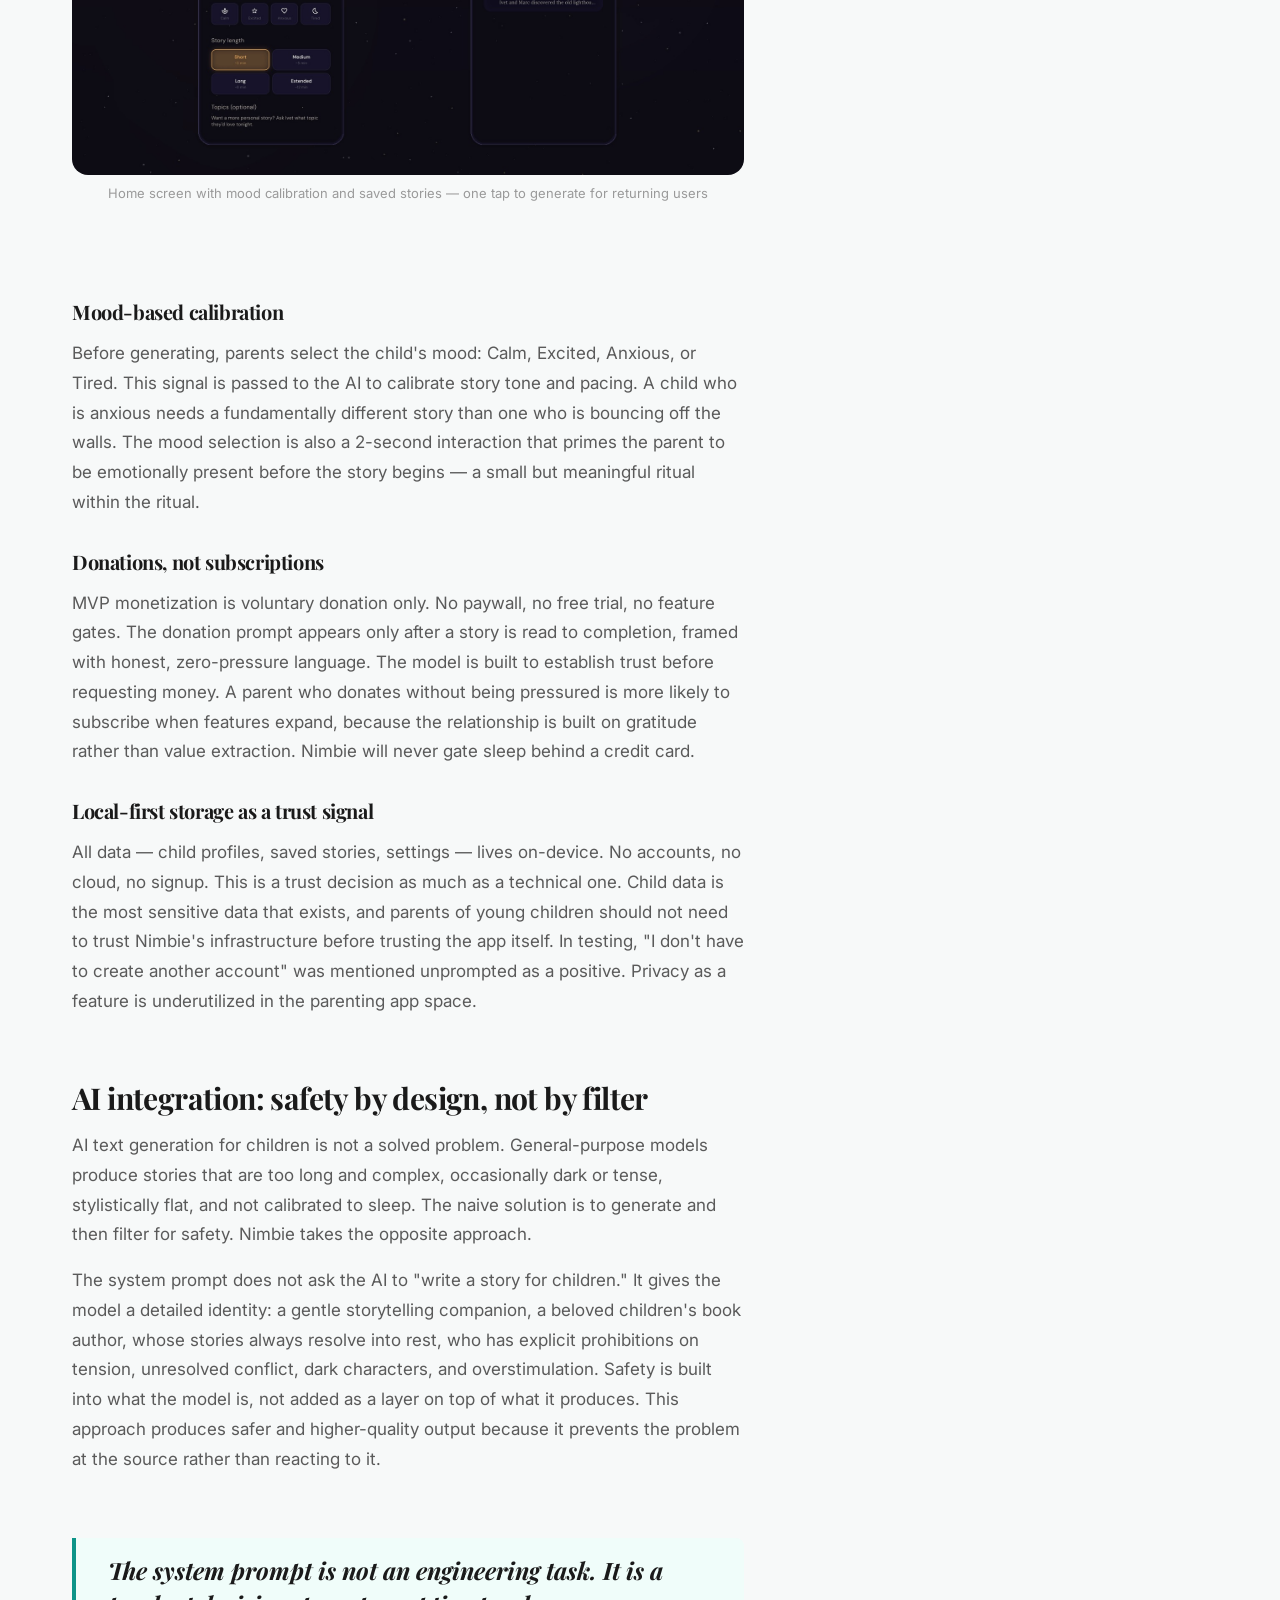
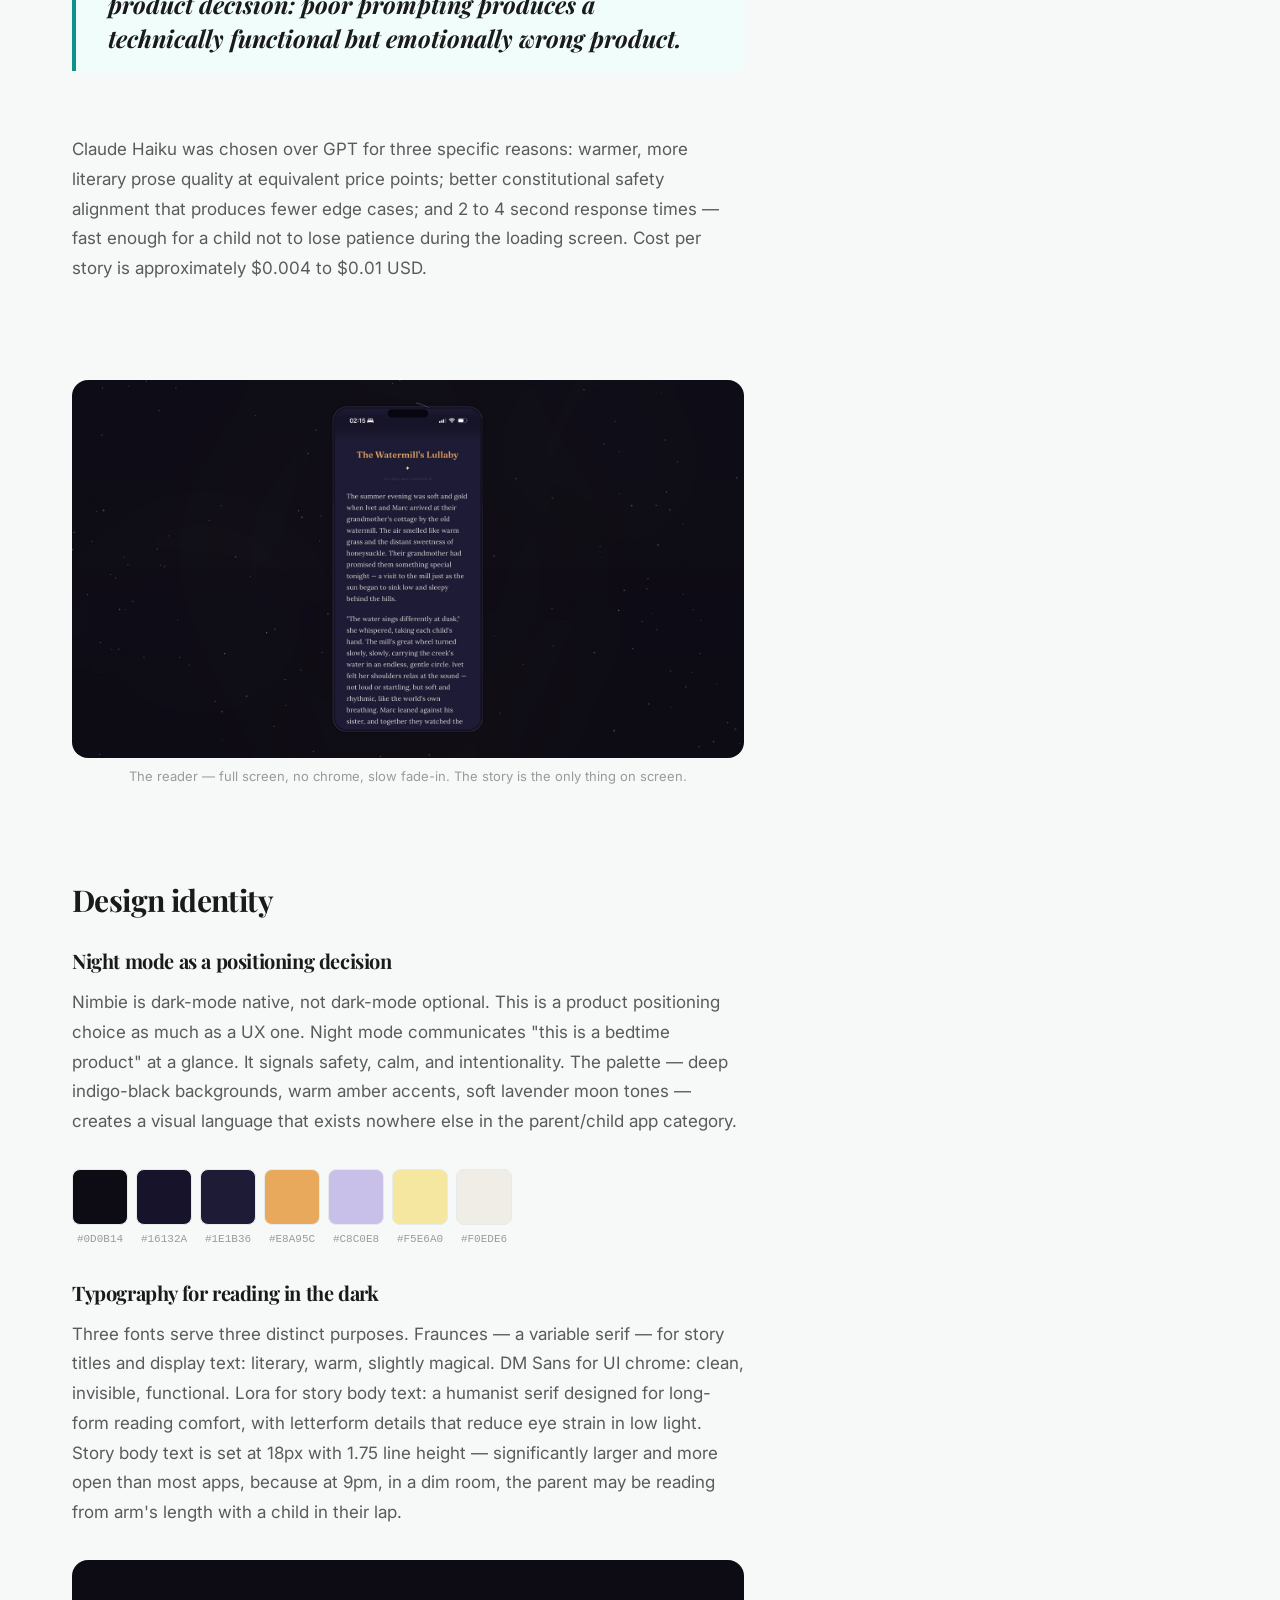
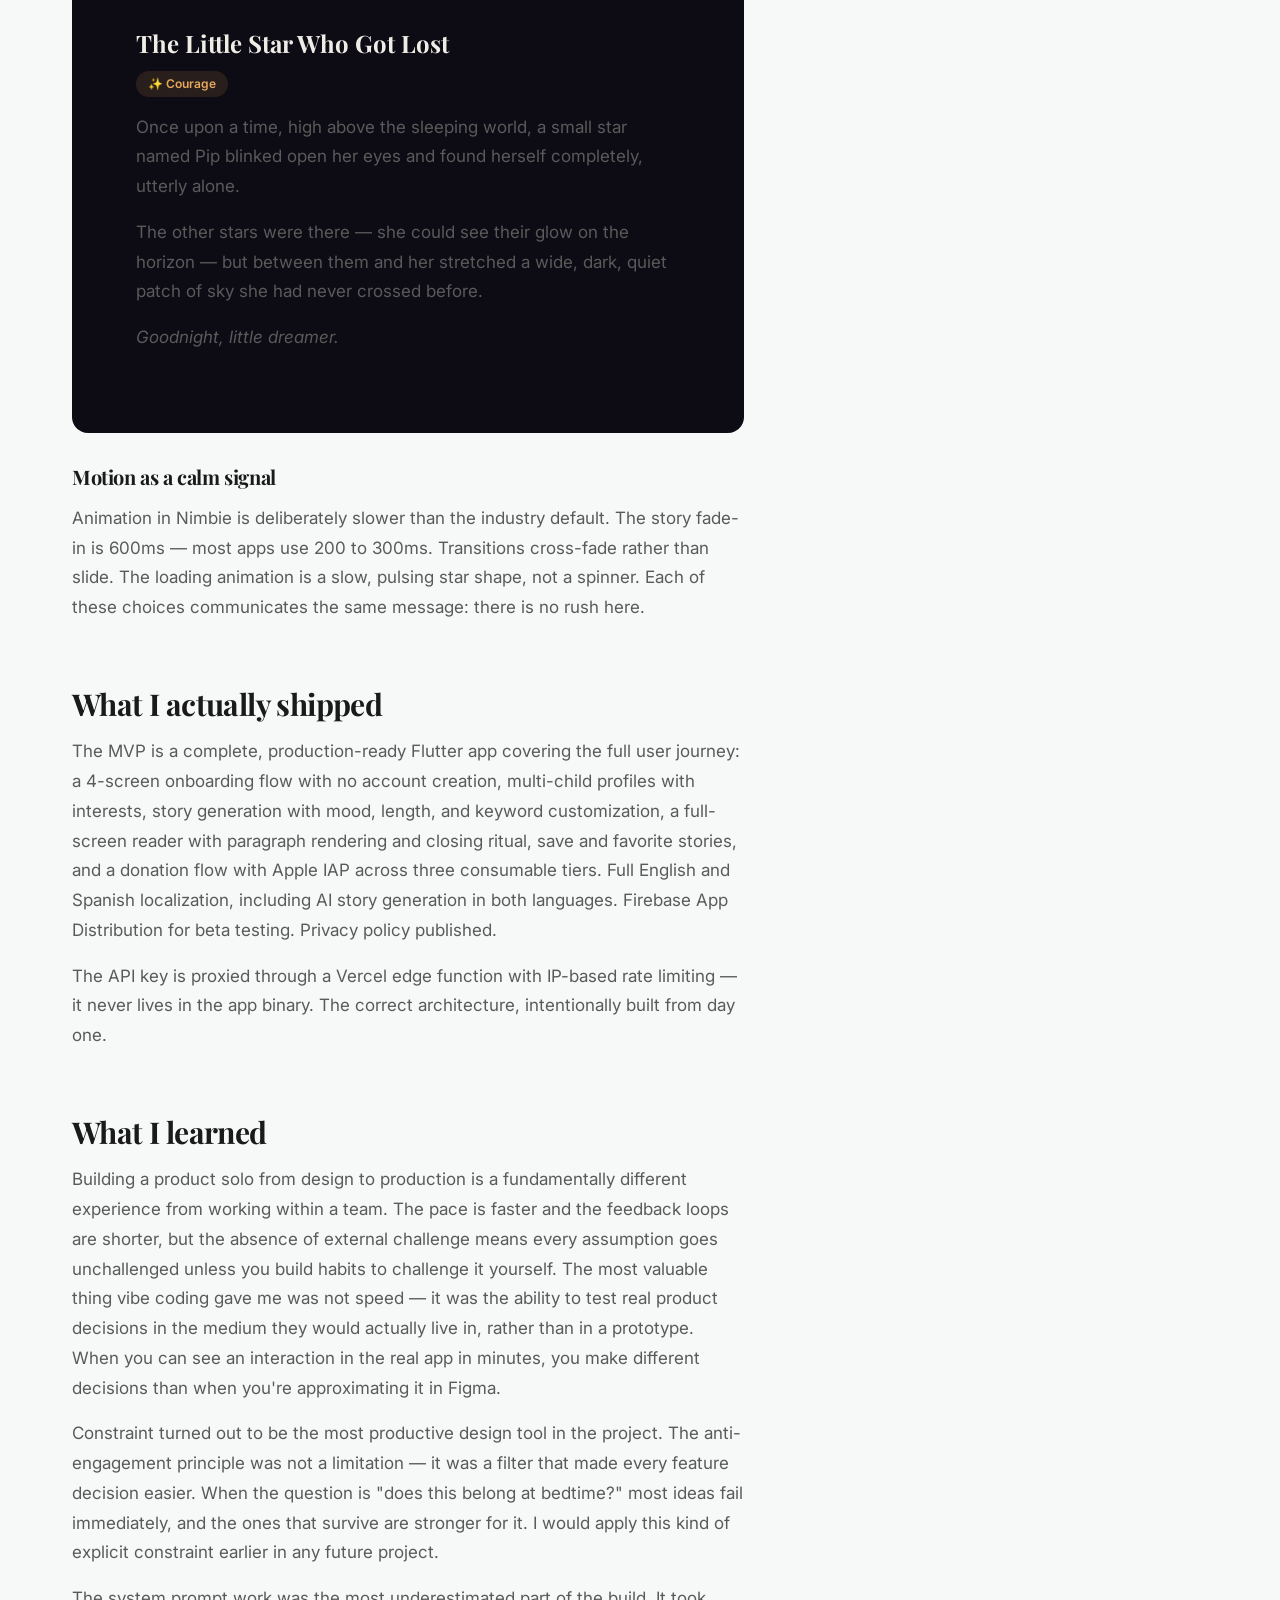
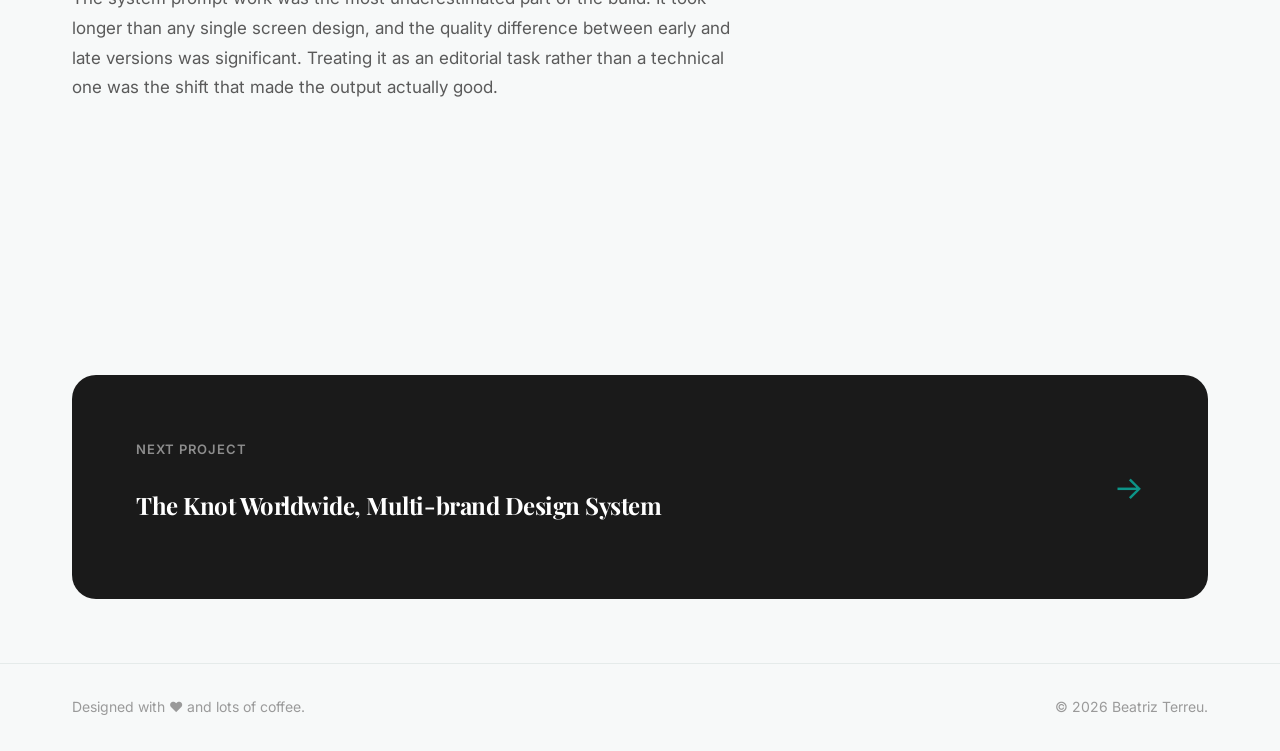
<file: assets/images/projects/nimbie.html>
<!DOCTYPE html>
<html lang="en">
<head>
  <meta charset="UTF-8" />
  <meta name="viewport" content="width=device-width, initial-scale=1.0" />
  <meta name="description" content="Case study: Nimbie, an AI-powered bedtime storytelling app for families. Designed and built solo in 5 days using Flutter and Claude AI. By Beatriz Terreu." />
  <title>Nimbie, AI bedtime stories · Beatriz Terreu</title>
  <link rel="preconnect" href="https://fonts.googleapis.com" />
  <link rel="preconnect" href="https://fonts.gstatic.com" crossorigin />
  <link href="https://fonts.googleapis.com/css2?family=Inter:wght@400;500;600;700&family=Playfair+Display:ital,wght@0,700;0,800;1,700&display=swap" rel="stylesheet" />
  <link rel="stylesheet" href="../styles/main.css" />
  <link rel="stylesheet" href="../styles/projects.css" />
  <link rel="icon" href="data:image/svg+xml,<svg xmlns='http://www.w3.org/2000/svg' viewBox='0 0 32 32'><rect width='32' height='32' rx='8' fill='%231A1A1A'/><text x='50%' y='56%' dominant-baseline='middle' text-anchor='middle' font-family='serif' font-size='16' font-weight='bold' fill='%230D9488'>BT</text></svg>" />
  <style>
    .decision-grid {
      display: grid;
      grid-template-columns: 1fr 1fr;
      gap: var(--space-md);
      margin: var(--space-xl) 0;
    }
    .decision-card {
      background: var(--color-surface);
      border: 1px solid var(--color-border);
      border-radius: var(--radius-lg);
      padding: var(--space-lg);
    }
    .decision-card__label {
      font-size: 0.6875rem;
      font-weight: 700;
      text-transform: uppercase;
      letter-spacing: 0.1em;
      color: var(--color-accent);
      margin-bottom: var(--space-sm);
    }
    .decision-card h4 {
      font-size: 1rem;
      font-weight: 700;
      color: var(--color-primary);
      margin-bottom: var(--space-sm);
    }
    .decision-card p {
      font-size: 0.875rem;
      color: var(--color-secondary);
      line-height: 1.6;
      margin: 0;
    }
    .palette-row {
      display: flex;
      gap: var(--space-sm);
      margin: var(--space-lg) 0;
      flex-wrap: wrap;
    }
    .swatch {
      display: flex;
      flex-direction: column;
      gap: 0.375rem;
      align-items: center;
    }
    .swatch__color {
      width: 56px;
      height: 56px;
      border-radius: var(--radius-md);
      border: 1px solid var(--color-border);
    }
    .swatch__label {
      font-size: 0.6875rem;
      color: var(--color-muted);
      font-family: monospace;
    }
    .type-specimen {
      background: #0D0B14;
      border-radius: var(--radius-lg);
      padding: var(--space-xl);
      margin: var(--space-lg) 0;
    }
    .type-specimen__story-title {
      font-family: 'Playfair Display', Georgia, serif;
      font-size: 1.5rem;
      font-weight: 700;
      color: #F0EDE6;
      margin-bottom: var(--space-sm);
    }
    .type-specimen__learning {
      display: inline-block;
      font-size: 0.75rem;
      font-weight: 600;
      color: #E8A95C;
      background: rgba(232,169,92,0.12);
      border-radius: var(--radius-full);
      padding: 0.2rem 0.75rem;
      margin-bottom: var(--space-md);
    }
    .type-specimen__body {
      font-size: 1rem;
      color: #B8B0A8;
      line-height: 1.75;
      margin-bottom: var(--space-md);
    }
    .type-specimen__close {
      font-size: 0.9375rem;
      font-style: italic;
      color: #6B6570;
    }
    .insight-list {
      display: flex;
      flex-direction: column;
      gap: 0;
      margin: var(--space-xl) 0;
    }
    .insight-row {
      display: flex;
      gap: var(--space-lg);
      padding: var(--space-lg) 0;
      border-bottom: 1px solid var(--color-border);
      align-items: flex-start;
    }
    .insight-row:first-child {
      border-top: 1px solid var(--color-border);
    }
    .insight-row__label {
      font-size: 0.6875rem;
      font-weight: 700;
      letter-spacing: 0.1em;
      color: var(--color-accent);
      min-width: 2rem;
      padding-top: 0.2rem;
    }
    .insight-row__body h4 {
      font-size: 1rem;
      font-weight: 700;
      color: var(--color-primary);
      margin: 0 0 var(--space-sm);
    }
    .insight-row__body p {
      font-size: 0.875rem;
      color: var(--color-secondary);
      line-height: 1.6;
      margin: 0;
    }
  </style>
</head>
<body>

  <!-- NAV -->
  <nav class="nav" id="navbar">
    <div class="container">
      <div class="nav__inner">
        <a href="../index.html" class="nav__logo">Beatriz Terreu</a>
        <ul class="nav__links">
          <li><a href="../index.html#projects" class="nav__link">Projects</a></li>
          <li><a href="../index.html#about" class="nav__link">About</a></li>
          <li><a href="../index.html#experience" class="nav__link">Experience</a></li>
          <li><a href="mailto:bterreu@gmail.com" class="nav__cta">
              Contact
              <svg width="14" height="14" viewBox="0 0 24 24" fill="none" stroke="currentColor" stroke-width="2.5" stroke-linecap="round" stroke-linejoin="round" aria-hidden="true"><path d="M5 12h14M12 5l7 7-7 7"/></svg>
            </a></li>
        </ul>
        <button class="nav__hamburger" id="hamburger" aria-label="Menu" aria-expanded="false">
          <span></span><span></span><span></span>
        </button>
      </div>
    </div>
    <div class="nav__mobile" id="mobile-nav">
      <a href="../index.html#projects" class="nav__link">Projects</a>
      <a href="../index.html#about" class="nav__link">About</a>
      <a href="mailto:bterreu@gmail.com" class="nav__cta" style="align-self:flex-start;">
        Contact
        <svg width="14" height="14" viewBox="0 0 24 24" fill="none" stroke="currentColor" stroke-width="2.5" stroke-linecap="round" stroke-linejoin="round" aria-hidden="true"><path d="M5 12h14M12 5l7 7-7 7"/></svg>
      </a>
    </div>
  </nav>

  <!-- PROJECT HERO -->
  <section class="project-hero">
    <div class="container">
      <a href="../index.html#projects" class="project-hero__back">
        <svg width="16" height="16" viewBox="0 0 24 24" fill="none" stroke="currentColor" stroke-width="2.5" stroke-linecap="round" stroke-linejoin="round"><path d="M19 12H5M12 19l-7-7 7-7"/></svg>
        Back to projects
      </a>

      <div class="project-hero__meta">
        <span class="project-hero__category">Personal project · AI · Mobile App · Vibe coding</span>
        <span class="project-hero__year">2025</span>
      </div>

      <h1 class="project-hero__title">Nimbie, AI-powered bedtime stories</h1>
      <p class="project-hero__lead">A solo product built in 5 days: an app that generates personalized bedtime stories for families using AI, designed to do its job and then get out of the way. Dark-mode native, local-first, and built with Flutter and Claude. The design challenge was not creating engagement. It was designing a product that deliberately avoids it.</p>

      <div class="project-hero__info">
        <div class="project-hero__info-item">
          <span class="project-hero__info-label">Type</span>
          <div class="project-hero__info-value">Personal project</div>
        </div>
        <div class="project-hero__info-item">
          <span class="project-hero__info-label">Role</span>
          <div class="project-hero__info-value">Solo product builder</div>
        </div>
        <div class="project-hero__info-item">
          <span class="project-hero__info-label">Timeline</span>
          <div class="project-hero__info-value">5 days (MVP)</div>
        </div>
        <div class="project-hero__info-item">
          <span class="project-hero__info-label">Stack</span>
          <div class="project-hero__info-value">Flutter · Claude API · Hive</div>
        </div>
      </div>
    </div>
  </section>

  <!-- COVER -->
  <div class="container">
    <div class="project-cover" style="background: #0D0B14; padding: 0; overflow: hidden;">
      <img src="../assets/images/nimbie/nimbie-header.jpg" alt="Nimbie app, bedtime story reader screen" style="width:100%; height:100%; object-fit:cover; display:block;" loading="eager" />
    </div>
  </div>

  <!-- CONTENT -->
  <div class="container" style="padding-bottom: var(--space-3xl);">
    <div class="project-content">

      <main class="project-body">

        <!-- METRICS -->
        <div class="outcomes-grid reveal">
          <div class="outcome-card">
            <span class="outcome-card__value">5d</span>
            <span class="outcome-card__label">From idea to production-ready MVP, solo</span>
          </div>
          <div class="outcome-card">
            <span class="outcome-card__value">~2s</span>
            <span class="outcome-card__label">Time to story — fast enough for a child not to lose patience</span>
          </div>
          <div class="outcome-card">
            <span class="outcome-card__value">$0.01</span>
            <span class="outcome-card__label">Maximum cost per AI-generated story (Claude Haiku)</span>
          </div>
        </div>

        <!-- THE PROBLEM -->
        <h2 class="reveal">The problem</h2>
        <p class="reveal">Every night, across millions of households, the same scene plays out: a tired parent, an overtired child, and the impossible ask — "Tell me a story." Parents who want to be present at bedtime often don't have the creative energy to invent something new. They repeat the same three books. The child, who wants something personal and fresh, sometimes gets a distracted, abbreviated bedtime.</p>
        <p class="reveal">The existing solutions make it worse. Streaming platforms are engineered for engagement, not sleep — too bright, too loud, designed to prevent stopping. Curated audio apps offer no personalization. General AI assistants require prompting knowledge and produce output that is unsafe, overstimulating, or both. None of them understand what bedtime actually is.</p>

        <blockquote class="project-callout reveal">The real problem is not a content gap. It's a ritual gap.</blockquote>

        <!-- THE INSIGHT -->
        <h2 class="reveal">Three insights that shaped the product</h2>
        <p class="reveal">Before scoping a single feature, I talked to parents of children ages 3 to 7. Three things came back consistently.</p>

        <div class="insight-list reveal">
          <div class="insight-row">
            <span class="insight-row__label">01</span>
            <div class="insight-row__body">
              <h4>Parents are the real users</h4>
              <p>Children can't operate an app at bedtime. The parent is managing the experience with one hand, in a dim room, with a sleepy child in their lap. Every UX decision had to serve the parent's constraints, not the child's engagement.</p>
            </div>
          </div>
          <div class="insight-row">
            <span class="insight-row__label">02</span>
            <div class="insight-row__body">
              <h4>The competitor is exhaustion</h4>
              <p>The question isn't "will they pay?" It's "is this easier than doing nothing?" If Nimbie requires setup or decisions at 9pm, it loses to inertia. One tap to story for returning users was non-negotiable.</p>
            </div>
          </div>
          <div class="insight-row">
            <span class="insight-row__label">03</span>
            <div class="insight-row__body">
              <h4>Personalization transforms the ritual</h4>
              <p>Children who heard a story featuring their name paid dramatically more attention and asked for it the next night. Even basic personalization transforms a generic product into a ritual object.</p>
            </div>
          </div>
        </div>

        <figure class="project-figure reveal" style="margin: var(--space-2xl) 0;">
          <img src="../assets/images/nimbie/nimbie-03.jpg" alt="Nimbie onboarding: interests selection and home screen" loading="lazy" style="width:100%; border-radius: var(--radius-lg); display:block;" />
          <figcaption style="margin-top: var(--space-sm); font-size: 0.8125rem; color: var(--color-muted); text-align: center;">Story reader and child profile editing — all data stays on device, no account needed</figcaption>
        </figure>

        <!-- ANTI-ENGAGEMENT -->
        <h2 class="reveal">The anti-engagement principle</h2>
        <p class="reveal">Most consumer apps optimize for engagement: more sessions, longer time-in-app, more return visits. Nimbie inverts this deliberately. A successful Nimbie session ends with a sleeping child. The app that achieves this most efficiently — and then disappears — wins.</p>
        <p class="reveal">This required active product decisions: no autoplay, no "one more story" loop, no streaks or badges, no push notifications by default. And a "That's enough for tonight" CTA that closes the session gracefully instead of nudging toward another one.</p>
        <p class="reveal">This is unusual in consumer product design, and it is a differentiator. Parents trust Nimbie precisely because it does not try to keep them using it. Designing against engagement in a space where every competitor is fighting for screen time is a genuine positioning choice, not a limitation.</p>

        <!-- KEY DECISIONS -->
        <h2 class="reveal">Key product decisions</h2>

        <h3 class="reveal">Full-screen reader with no chrome</h3>
        <p class="reveal">The story reading experience is full-screen. Navigation bar, header, UI elements — all hidden after 3 seconds of inactivity. The story is the only thing on screen. Navigation chrome in a bedtime reading experience is like a stadium scoreboard in a meditation room. It breaks the spell. The save action reappears on any touch, and a "Save this story" prompt appears naturally at the story end — so discoverability is not sacrificed.</p>

        <figure class="project-figure reveal" style="margin: var(--space-2xl) 0;">
          <img src="../assets/images/nimbie/nimbie-01.jpg" alt="Nimbie home screen with mood selector and story reader" loading="lazy" style="width:100%; border-radius: var(--radius-lg); display:block;" />
          <figcaption style="margin-top: var(--space-sm); font-size: 0.8125rem; color: var(--color-muted); text-align: center;">Home screen with mood calibration and saved stories — one tap to generate for returning users</figcaption>
        </figure>

        <h3 class="reveal">Mood-based calibration</h3>
        <p class="reveal">Before generating, parents select the child's mood: Calm, Excited, Anxious, or Tired. This signal is passed to the AI to calibrate story tone and pacing. A child who is anxious needs a fundamentally different story than one who is bouncing off the walls. The mood selection is also a 2-second interaction that primes the parent to be emotionally present before the story begins — a small but meaningful ritual within the ritual.</p>

        <h3 class="reveal">Donations, not subscriptions</h3>
        <p class="reveal">MVP monetization is voluntary donation only. No paywall, no free trial, no feature gates. The donation prompt appears only after a story is read to completion, framed with honest, zero-pressure language. The model is built to establish trust before requesting money. A parent who donates without being pressured is more likely to subscribe when features expand, because the relationship is built on gratitude rather than value extraction. Nimbie will never gate sleep behind a credit card.</p>

        <h3 class="reveal">Local-first storage as a trust signal</h3>
        <p class="reveal">All data — child profiles, saved stories, settings — lives on-device. No accounts, no cloud, no signup. This is a trust decision as much as a technical one. Child data is the most sensitive data that exists, and parents of young children should not need to trust Nimbie's infrastructure before trusting the app itself. In testing, "I don't have to create another account" was mentioned unprompted as a positive. Privacy as a feature is underutilized in the parenting app space.</p>

        <!-- AI INTEGRATION -->
        <h2 class="reveal">AI integration: safety by design, not by filter</h2>
        <p class="reveal">AI text generation for children is not a solved problem. General-purpose models produce stories that are too long and complex, occasionally dark or tense, stylistically flat, and not calibrated to sleep. The naive solution is to generate and then filter for safety. Nimbie takes the opposite approach.</p>
        <p class="reveal">The system prompt does not ask the AI to "write a story for children." It gives the model a detailed identity: a gentle storytelling companion, a beloved children's book author, whose stories always resolve into rest, who has explicit prohibitions on tension, unresolved conflict, dark characters, and overstimulation. Safety is built into what the model is, not added as a layer on top of what it produces. This approach produces safer and higher-quality output because it prevents the problem at the source rather than reacting to it.</p>

        <blockquote class="project-callout reveal">The system prompt is not an engineering task. It is a product decision: poor prompting produces a technically functional but emotionally wrong product.</blockquote>

        <p class="reveal">Claude Haiku was chosen over GPT for three specific reasons: warmer, more literary prose quality at equivalent price points; better constitutional safety alignment that produces fewer edge cases; and 2 to 4 second response times — fast enough for a child not to lose patience during the loading screen. Cost per story is approximately $0.004 to $0.01 USD.</p>

        <figure class="project-figure reveal" style="margin: var(--space-2xl) 0;">
          <img src="../assets/images/nimbie/nimbie-02.jpg" alt="Nimbie story reader — full screen reading experience" loading="lazy" style="width:100%; border-radius: var(--radius-lg); display:block;" />
          <figcaption style="margin-top: var(--space-sm); font-size: 0.8125rem; color: var(--color-muted); text-align: center;">The reader — full screen, no chrome, slow fade-in. The story is the only thing on screen.</figcaption>
        </figure>

        <!-- DESIGN IDENTITY -->
        <h2 class="reveal">Design identity</h2>

        <h3 class="reveal">Night mode as a positioning decision</h3>
        <p class="reveal">Nimbie is dark-mode native, not dark-mode optional. This is a product positioning choice as much as a UX one. Night mode communicates "this is a bedtime product" at a glance. It signals safety, calm, and intentionality. The palette — deep indigo-black backgrounds, warm amber accents, soft lavender moon tones — creates a visual language that exists nowhere else in the parent/child app category.</p>

        <div class="palette-row reveal">
          <div class="swatch">
            <div class="swatch__color" style="background:#0D0B14;"></div>
            <span class="swatch__label">#0D0B14</span>
          </div>
          <div class="swatch">
            <div class="swatch__color" style="background:#16132A;"></div>
            <span class="swatch__label">#16132A</span>
          </div>
          <div class="swatch">
            <div class="swatch__color" style="background:#1E1B36;"></div>
            <span class="swatch__label">#1E1B36</span>
          </div>
          <div class="swatch">
            <div class="swatch__color" style="background:#E8A95C;"></div>
            <span class="swatch__label">#E8A95C</span>
          </div>
          <div class="swatch">
            <div class="swatch__color" style="background:#C8C0E8;"></div>
            <span class="swatch__label">#C8C0E8</span>
          </div>
          <div class="swatch">
            <div class="swatch__color" style="background:#F5E6A0;"></div>
            <span class="swatch__label">#F5E6A0</span>
          </div>
          <div class="swatch">
            <div class="swatch__color" style="background:#F0EDE6;"></div>
            <span class="swatch__label">#F0EDE6</span>
          </div>
        </div>

        <h3 class="reveal">Typography for reading in the dark</h3>
        <p class="reveal">Three fonts serve three distinct purposes. Fraunces — a variable serif — for story titles and display text: literary, warm, slightly magical. DM Sans for UI chrome: clean, invisible, functional. Lora for story body text: a humanist serif designed for long-form reading comfort, with letterform details that reduce eye strain in low light. Story body text is set at 18px with 1.75 line height — significantly larger and more open than most apps, because at 9pm, in a dim room, the parent may be reading from arm's length with a child in their lap.</p>

        <div class="type-specimen reveal">
          <div class="type-specimen__story-title">The Little Star Who Got Lost</div>
          <span class="type-specimen__learning">✨ Courage</span>
          <p class="type-specimen__body">Once upon a time, high above the sleeping world, a small star named Pip blinked open her eyes and found herself completely, utterly alone.</p>
          <p class="type-specimen__body">The other stars were there — she could see their glow on the horizon — but between them and her stretched a wide, dark, quiet patch of sky she had never crossed before.</p>
          <p class="type-specimen__close">Goodnight, little dreamer.</p>
        </div>

        <h3 class="reveal">Motion as a calm signal</h3>
        <p class="reveal">Animation in Nimbie is deliberately slower than the industry default. The story fade-in is 600ms — most apps use 200 to 300ms. Transitions cross-fade rather than slide. The loading animation is a slow, pulsing star shape, not a spinner. Each of these choices communicates the same message: there is no rush here.</p>

        <!-- WHAT I BUILT -->
        <h2 class="reveal">What I actually shipped</h2>
        <p class="reveal">The MVP is a complete, production-ready Flutter app covering the full user journey: a 4-screen onboarding flow with no account creation, multi-child profiles with interests, story generation with mood, length, and keyword customization, a full-screen reader with paragraph rendering and closing ritual, save and favorite stories, and a donation flow with Apple IAP across three consumable tiers. Full English and Spanish localization, including AI story generation in both languages. Firebase App Distribution for beta testing. Privacy policy published.</p>
        <p class="reveal">The API key is proxied through a Vercel edge function with IP-based rate limiting — it never lives in the app binary. The correct architecture, intentionally built from day one.</p>

        <!-- LEARNINGS -->
        <h2 class="reveal">What I learned</h2>
        <p class="reveal">Building a product solo from design to production is a fundamentally different experience from working within a team. The pace is faster and the feedback loops are shorter, but the absence of external challenge means every assumption goes unchallenged unless you build habits to challenge it yourself. The most valuable thing vibe coding gave me was not speed — it was the ability to test real product decisions in the medium they would actually live in, rather than in a prototype. When you can see an interaction in the real app in minutes, you make different decisions than when you're approximating it in Figma.</p>
        <p class="reveal">Constraint turned out to be the most productive design tool in the project. The anti-engagement principle was not a limitation — it was a filter that made every feature decision easier. When the question is "does this belong at bedtime?" most ideas fail immediately, and the ones that survive are stronger for it. I would apply this kind of explicit constraint earlier in any future project.</p>
        <p class="reveal">The system prompt work was the most underestimated part of the build. It took longer than any single screen design, and the quality difference between early and late versions was significant. Treating it as an editorial task rather than a technical one was the shift that made the output actually good.</p>

      </main>

      <!-- SIDEBAR -->
      <aside class="project-sidebar">

        <div class="sidebar-card">
          <div class="sidebar-card__title">Type</div>
          <div class="sidebar-tags">
            <span class="tag">Personal project</span>
            <span class="tag">iOS · Android</span>
          </div>
        </div>

        <div class="sidebar-card">
          <div class="sidebar-card__title">Stack</div>
          <div class="sidebar-tags">
            <span class="tag">Flutter</span>
            <span class="tag">Riverpod</span>
            <span class="tag">Hive</span>
            <span class="tag">Claude API</span>
            <span class="tag">Vercel</span>
            <span class="tag">Go Router</span>
          </div>
        </div>

        <div class="sidebar-card">
          <div class="sidebar-card__title">Methods</div>
          <div class="sidebar-tags">
            <span class="tag">Vibe coding</span>
            <span class="tag">Product strategy</span>
            <span class="tag">AI prompt design</span>
            <span class="tag">Dark-mode design</span>
            <span class="tag">IAP monetization</span>
            <span class="tag">Localization</span>
          </div>
        </div>

        <div class="sidebar-card">
          <div class="sidebar-card__title">Deliverables</div>
          <p>Production Flutter app · Full design system · AI story generation · Apple IAP · EN + ES localization · Firebase beta distribution</p>
        </div>

      </aside>
    </div>
  </div>

  <!-- NEXT PROJECT -->
  <div class="container">
    <a href="tkww.html" class="next-project">
      <div>
        <span class="next-project__label">Next project</span>
        <h3 class="next-project__title">The Knot Worldwide, Multi-brand Design System</h3>
      </div>
      <span class="next-project__arrow">→</span>
    </a>
  </div>

  <!-- FOOTER -->
  <footer class="footer">
    <div class="container">
      <div class="footer__inner">
        <span class="footer__copy">Designed with ♥ and lots of coffee.</span>
        <span class="footer__copy">© 2026 Beatriz Terreu.</span>
      </div>
    </div>
  </footer>

  <script>
    const navbar = document.getElementById('navbar');
    window.addEventListener('scroll', () => { navbar.classList.toggle('scrolled', window.scrollY > 20); }, { passive: true });
    const hamburger = document.getElementById('hamburger');
    const mobileNav = document.getElementById('mobile-nav');
    hamburger.addEventListener('click', () => {
      const isOpen = hamburger.classList.toggle('open');
      mobileNav.classList.toggle('open', isOpen);
      hamburger.setAttribute('aria-expanded', isOpen);
    });
    const revealElements = document.querySelectorAll('.reveal');
    const observer = new IntersectionObserver((entries) => {
      entries.forEach(entry => {
        if (entry.isIntersecting) {
          entry.target.classList.add('visible');
          observer.unobserve(entry.target);
        }
      });
    }, { threshold: 0.05 });
    revealElements.forEach(el => observer.observe(el));
    setTimeout(() => {
      document.querySelectorAll('.reveal:not(.visible)').forEach(el => el.classList.add('visible'));
    }, 800);
  </script>
</body>
</html>
</file>
<file: styles/main.css>
/* ================================================
   BEATRIZ TERREU — Portfolio Design System
   ================================================ */

/* ---- DESIGN TOKENS ---- */
:root {
  /* Colors */
  --color-bg:        #F7F9F9;
  --color-surface:   #FFFFFF;
  --color-primary:   #1A1A1A;
  --color-secondary: #5A5A5A;
  --color-muted:     #9A9A9A;
  --color-accent:    #0D9488;
  --color-accent-2:  #0F766E;
  --color-border:    #E5EBEA;
  --color-tag-bg:    #F0FDFA;

  /* Typography */
  --font-sans: 'Inter', -apple-system, BlinkMacSystemFont, 'Segoe UI', sans-serif;
  --font-display: 'Playfair Display', Georgia, serif;

  /* Spacing */
  --space-xs:  0.25rem;
  --space-sm:  0.5rem;
  --space-md:  1rem;
  --space-lg:  2rem;
  --space-xl:  4rem;
  --space-2xl: 6rem;
  --space-3xl: 8rem;

  /* Border radius */
  --radius-sm: 4px;
  --radius-md: 8px;
  --radius-lg: 16px;
  --radius-xl: 24px;
  --radius-full: 999px;

  /* Shadows */
  --shadow-sm: 0 1px 3px rgba(0,0,0,0.06), 0 1px 2px rgba(0,0,0,0.04);
  --shadow-md: 0 4px 16px rgba(0,0,0,0.08);
  --shadow-lg: 0 12px 40px rgba(0,0,0,0.12);
  --shadow-hover: 0 20px 60px rgba(0,0,0,0.14);

  /* Transitions */
  --transition: 0.3s cubic-bezier(0.4, 0, 0.2, 1);
  --transition-slow: 0.5s cubic-bezier(0.4, 0, 0.2, 1);

  /* Layout */
  --max-width: 1200px;
  --nav-height: 80px;
}

/* ---- RESET ---- */
*, *::before, *::after {
  box-sizing: border-box;
  margin: 0;
  padding: 0;
}

html {
  scroll-behavior: smooth;
  -webkit-text-size-adjust: 100%;
}

body {
  font-family: var(--font-sans);
  font-size: 16px;
  line-height: 1.6;
  color: var(--color-primary);
  background-color: var(--color-bg);
  -webkit-font-smoothing: antialiased;
  -moz-osx-font-smoothing: grayscale;
}

img {
  max-width: 100%;
  height: auto;
  display: block;
}

a {
  color: inherit;
  text-decoration: none;
}

ul, ol {
  list-style: none;
}

/* ---- TYPOGRAPHY ---- */
h1, h2, h3, h4, h5 {
  font-family: var(--font-display);
  font-weight: 700;
  line-height: 1.15;
  letter-spacing: -0.02em;
}

h1 { font-size: clamp(2.5rem, 6vw, 5rem); }
h2 { font-size: clamp(1.75rem, 4vw, 3rem); margin-bottom: var(--space-md); }
h3 { font-size: clamp(1.25rem, 2.5vw, 1.75rem); margin-top: var(--space-lg); margin-bottom: var(--space-md); }
h4 { font-size: 1.125rem; }

p {
  color: var(--color-secondary);
  max-width: 65ch;
}

/* ---- LAYOUT ---- */
.container {
  width: 100%;
  max-width: var(--max-width);
  margin: 0 auto;
  padding: 0 var(--space-lg);
}

.section {
  padding: var(--space-3xl) 0;
}

.section-sm {
  padding: var(--space-xl) 0;
}

/* ---- NAVIGATION ---- */
.nav {
  position: fixed;
  top: 0;
  left: 0;
  right: 0;
  z-index: 100;
  height: var(--nav-height);
  background: rgba(247, 249, 249, 0.92);
  backdrop-filter: blur(12px);
  -webkit-backdrop-filter: blur(12px);
  border-bottom: 1px solid transparent;
  transition: border-color var(--transition), box-shadow var(--transition);
}

.nav.scrolled {
  border-bottom-color: var(--color-border);
  box-shadow: var(--shadow-sm);
}

.nav__inner {
  display: flex;
  align-items: center;
  justify-content: space-between;
  height: 100%;
  padding-top: 1.25rem;
  padding-bottom: 1.25rem;
  box-sizing: border-box;
}

.nav__logo {
  font-family: var(--font-display);
  font-size: 1.25rem;
  font-weight: 700;
  color: var(--color-primary);
  letter-spacing: -0.02em;
  transition: color var(--transition);
}

.nav__logo:hover { color: var(--color-accent); }

.nav__links {
  display: flex;
  align-items: center;
  gap: var(--space-lg);
}

.nav__link {
  font-size: 0.875rem;
  font-weight: 500;
  color: var(--color-secondary);
  position: relative;
  transition: color var(--transition);
}

.nav__link::after {
  content: '';
  position: absolute;
  bottom: -4px;
  left: 0;
  width: 0;
  height: 2px;
  background: var(--color-accent);
  transition: width var(--transition);
}

.nav__link:hover {
  color: var(--color-primary);
}

.nav__link:hover::after { width: 100%; }

.nav__cta {
  display: inline-flex;
  align-items: center;
  gap: var(--space-sm);
  padding: 0.5rem 1.25rem;
  background: var(--color-primary);
  color: #fff !important;
  border-radius: var(--radius-full);
  font-size: 0.875rem;
  font-weight: 500;
  transition: background var(--transition);
}

.nav__cta:hover {
  background: var(--color-accent);
}

.nav__cta::after { display: none !important; }

.nav__hamburger {
  display: none;
  flex-direction: column;
  gap: 5px;
  background: none;
  border: none;
  cursor: pointer;
  padding: 4px;
}

.nav__hamburger span {
  display: block;
  width: 24px;
  height: 2px;
  background: var(--color-primary);
  transition: var(--transition);
  transform-origin: center;
}

.nav__hamburger.open span:nth-child(1) { transform: rotate(45deg) translate(5px, 5px); }
.nav__hamburger.open span:nth-child(2) { opacity: 0; }
.nav__hamburger.open span:nth-child(3) { transform: rotate(-45deg) translate(5px, -5px); }

/* Mobile nav */
.nav__mobile {
  display: none;
  position: fixed;
  top: var(--nav-height);
  left: 0;
  right: 0;
  background: var(--color-bg);
  padding: var(--space-lg);
  flex-direction: column;
  gap: var(--space-md);
  border-bottom: 1px solid var(--color-border);
  box-shadow: var(--shadow-md);
}

.nav__mobile.open { display: flex; }
.nav__mobile .nav__link { font-size: 1rem; }

/* ---- HERO ---- */
.hero {
  min-height: auto;
  display: flex;
  align-items: center;
  padding-top: calc(var(--nav-height) + var(--space-xl));
  padding-bottom: var(--space-xl);
  position: relative;
  overflow: hidden;
}

.hero::before {
  content: '';
  position: absolute;
  top: -20%;
  right: -10%;
  width: 600px;
  height: 600px;
  border-radius: 50%;
  background: radial-gradient(circle, rgba(13,148,136,0.07) 0%, transparent 70%);
  pointer-events: none;
}

.hero__inner {
  display: flex;
  flex-direction: column;
  align-items: center;
  text-align: center;
  width: 100%;
  max-width: 720px;
  margin: 0 auto;
}

.hero__label {
  display: inline-flex;
  align-items: center;
  gap: var(--space-sm);
  padding: 0.375rem 1rem;
  background: var(--color-tag-bg);
  border: 2px solid rgba(13,148,136,0.35);
  border-radius: var(--radius-full);
  font-size: 0.8125rem;
  font-weight: 600;
  color: var(--color-accent);
  letter-spacing: 0.05em;
  text-transform: uppercase;
  margin-bottom: var(--space-md);
}

.hero__label::before {
  content: '';
  width: 7px;
  height: 7px;
  border-radius: 50%;
  background: var(--color-accent);
  animation: pulse 2s ease-in-out infinite;
}

@keyframes pulse {
  0%, 100% { opacity: 1; transform: scale(1); }
  50% { opacity: 0.5; transform: scale(0.8); }
}

.hero__title {
  margin-bottom: var(--space-lg);
  color: var(--color-primary);
}

.hero__title em {
  font-style: normal;
  color: var(--color-accent);
}

.hero__subtitle {
  font-size: 1.125rem;
  margin-bottom: var(--space-lg);
  max-width: 55ch;
  margin-left: auto;
  margin-right: auto;
}

.hero__actions {
  display: flex;
  flex-wrap: wrap;
  gap: var(--space-md);
  justify-content: center;
  align-items: center;
}

.hero__social {
  display: flex;
  gap: var(--space-md);
  margin-top: var(--space-lg);
}

.hero__social-link {
  display: flex;
  align-items: center;
  gap: 0.375rem;
  font-size: 0.875rem;
  color: var(--color-muted);
  transition: color var(--transition);
}

.hero__social-link:hover { color: var(--color-accent); }

.hero__image-wrap {
  position: relative;
  display: flex;
  justify-content: center;
}

.hero__image-card {
  width: 100%;
  max-width: 320px;
  aspect-ratio: 1/1;
  border-radius: var(--radius-xl);
  overflow: hidden;
  position: relative;
  box-shadow: var(--shadow-lg);
}

.hero__image-card img {
  width: 100%;
  height: 100%;
  object-fit: cover;
}

.hero__image-placeholder {
  width: 100%;
  height: 100%;
  background: linear-gradient(135deg, #2D2D5E 0%, #E8432C 100%);
  display: flex;
  align-items: center;
  justify-content: center;
}

.hero__initials {
  font-family: var(--font-display);
  font-size: 6rem;
  font-weight: 700;
  color: rgba(255,255,255,0.3);
  letter-spacing: -0.05em;
  user-select: none;
}

.hero__badge {
  position: absolute;
  bottom: -16px;
  right: -16px;
  background: var(--color-surface);
  border-radius: var(--radius-lg);
  padding: var(--space-md) var(--space-lg);
  box-shadow: var(--shadow-md);
  display: flex;
  align-items: center;
  gap: var(--space-md);
}

.hero__badge-icon {
  width: 48px;
  height: 48px;
  background: linear-gradient(135deg, #0D9488, #14B8A6);
  border-radius: var(--radius-md);
  display: flex;
  align-items: center;
  justify-content: center;
  font-size: 1.5rem;
}

.hero__badge-text strong {
  display: block;
  font-size: 1.25rem;
  font-weight: 700;
  line-height: 1;
}

.hero__badge-text span {
  font-size: 0.75rem;
  color: var(--color-muted);
}

/* ---- BUTTONS ---- */
.btn {
  display: inline-flex;
  align-items: center;
  gap: var(--space-sm);
  padding: 0.75rem 1.75rem;
  border-radius: var(--radius-full);
  font-size: 0.9375rem;
  font-weight: 600;
  cursor: pointer;
  transition: all var(--transition);
  border: 2px solid transparent;
  white-space: nowrap;
}

.btn-primary {
  background: var(--color-accent);
  color: #fff;
  border-color: var(--color-accent);
}

.btn-primary:hover {
  background: #0F766E;
  border-color: #0F766E;
}

.btn-secondary {
  background: transparent;
  color: var(--color-primary);
  border-color: var(--color-border);
}

.btn-secondary:hover {
  border-color: var(--color-primary);
}

.btn-dark {
  background: var(--color-primary);
  color: #fff;
}

.btn-dark:hover {
  background: var(--color-accent);
}

/* Arrow nudge on button hover */
.btn svg {
  transition: transform var(--transition);
}
.btn:hover svg {
  transform: translateX(3px);
}

/* ---- METRICS STRIP ---- */
.metrics {
  background: var(--color-primary);
  color: #fff;
  padding: var(--space-xl) 0;
}

.metrics__grid {
  display: grid;
  grid-template-columns: repeat(4, 1fr);
  gap: var(--space-lg);
}

.metric {
  text-align: center;
  position: relative;
}

.metric + .metric::before {
  content: '';
  position: absolute;
  left: 0;
  top: 20%;
  height: 60%;
  width: 1px;
  background: rgba(255,255,255,0.15);
}

.metric__number {
  font-family: var(--font-display);
  font-size: clamp(2.5rem, 5vw, 4rem);
  font-weight: 700;
  color: #fff !important;
  line-height: 1;
  display: block;
}

.metric__label {
  font-size: 0.875rem;
  color: rgba(255,255,255,0.6);
  margin-top: 0.375rem;
  display: block;
}

/* ---- SECTION HEADER ---- */
.section-header {
  margin-bottom: var(--space-xl);
}

.section-header h2 {
  margin-bottom: var(--space-md);
}

.section-header p {
  margin-top: 0;
}

/* Unified h2 + p spacing across all sections */
.section h2 {
  margin-bottom: var(--space-md);
}

.section-header--center {
  text-align: center;
}

.section-header--center p {
  margin: var(--space-md) auto 0;
}

.section-tag {
  display: inline-block;
  padding: 0;
  background: none;
  border: none;
  color: var(--color-accent);
  font-size: 0.8125rem;
  font-weight: 600;
  letter-spacing: 0.06em;
  text-transform: uppercase;
  margin-bottom: var(--space-md);
}

/* ---- PROJECTS GRID ---- */
.projects-grid {
  display: grid;
  grid-template-columns: repeat(12, 1fr);
  gap: var(--space-lg);
}

.project-card {
  background: var(--color-surface);
  border-radius: var(--radius-xl);
  overflow: hidden;
  transition: transform var(--transition), box-shadow var(--transition);
  cursor: pointer;
  display: flex;
  flex-direction: column;
  position: relative;
}

.project-card:hover {
  box-shadow: var(--shadow-hover);
}

.project-card--featured {
  grid-column: span 8;
}

.project-card--small {
  grid-column: span 4;
}

.project-card--half {
  grid-column: span 6;
}

.project-card__image {
  aspect-ratio: 16/10;
  overflow: hidden;
  background: var(--color-tag-bg);
  position: relative;
}

.project-card--featured .project-card__image {
  aspect-ratio: 16/9;
}

.project-card__image img {
  width: 100%;
  height: 100%;
  object-fit: cover;
  transition: transform var(--transition-slow);
}

.project-card:hover .project-card__image img {
  transform: scale(1.05);
}

.project-card__image-placeholder {
  width: 100%;
  height: 100%;
  display: flex;
  align-items: center;
  justify-content: center;
  font-size: 3rem;
}

.project-card__content {
  padding: var(--space-lg);
  flex: 1;
  display: flex;
  flex-direction: column;
}

.project-card__category {
  font-size: 0.75rem;
  font-weight: 600;
  text-transform: uppercase;
  letter-spacing: 0.08em;
  color: var(--color-accent);
  margin-bottom: var(--space-sm);
}

.project-card__title {
  font-family: var(--font-display);
  font-size: 1.375rem;
  font-weight: 700;
  color: var(--color-primary);
  margin-top: 0;
  margin-bottom: var(--space-md);
  line-height: 1.25;
}

.project-card--featured .project-card__title {
  font-size: 1.75rem;
  margin-bottom: var(--space-xl);
}

.project-card__desc {
  font-size: 0.9375rem;
  color: var(--color-secondary);
  margin-bottom: var(--space-md);
  flex: 1;
  max-width: 100%;
  line-height: 1.5;
}

.project-card__tags {
  display: flex;
  flex-wrap: wrap;
  gap: var(--space-sm);
  margin-bottom: var(--space-md);
}

.tag {
  display: inline-block;
  padding: 0.25rem 0.875rem;
  background: transparent;
  color: var(--color-primary);
  border: 2px solid var(--color-primary);
  border-radius: var(--radius-full);
  font-size: 0.8125rem;
  font-weight: 500;
  letter-spacing: 0.01em;
}

.project-card__link {
  display: inline-flex;
  align-items: center;
  gap: var(--space-sm);
  font-size: 0.9375rem;
  font-weight: 600;
  color: var(--color-primary);
  transition: gap var(--transition), color var(--transition);
  align-self: flex-start;
  margin-top: auto;
}

.project-card__link:hover {
  gap: var(--space-md);
  color: var(--color-accent);
}

/* ---- ABOUT SECTION ---- */
.about__grid {
  display: grid;
  grid-template-columns: 1fr 1fr;
  gap: var(--space-xl);
  align-items: center;
}

.about__content p {
  margin-bottom: var(--space-md);
  font-size: 1.0625rem;
  max-width: 100%;
}

.about__skills {
  display: flex;
  flex-wrap: wrap;
  gap: var(--space-sm);
  margin-top: var(--space-lg);
}

.skill-chip {
  display: flex;
  align-items: center;
  gap: var(--space-sm);
  padding: 0.5rem 1rem;
  background: var(--color-surface);
  border: 1px solid var(--color-border);
  border-radius: var(--radius-full);
  font-size: 0.875rem;
  font-weight: 500;
  color: var(--color-secondary);
  transition: all var(--transition);
}

.skill-chip:hover {
  border-color: var(--color-accent);
  color: var(--color-accent);
  background: rgba(13,148,136,0.06);
}

.about__visual {
  position: relative;
}

.about__card-main {
  border-radius: var(--radius-xl);
  overflow: hidden;
  box-shadow: var(--shadow-lg);
  aspect-ratio: 4/5;
  background: linear-gradient(135deg, #2D2D5E 0%, #1a1a3e 100%);
  display: flex;
  align-items: center;
  justify-content: center;
}

.about__card-float {
  position: absolute;
  background: var(--color-surface);
  border-radius: var(--radius-lg);
  padding: var(--space-md);
  box-shadow: var(--shadow-md);
  display: flex;
  align-items: center;
  gap: var(--space-sm);
}

.about__card-float--award {
  bottom: -12px;
  left: -24px;
  font-size: 0.875rem;
}

.about__card-float--award strong {
  display: block;
  font-size: 0.9375rem;
  font-weight: 600;
}

.about__card-float--award span {
  font-size: 0.8125rem;
  color: var(--color-muted);
}

.award-icon {
  width: 40px;
  height: 40px;
  border-radius: var(--radius-md);
  background: #1C1A14;
  display: flex;
  align-items: center;
  justify-content: center;
  font-size: 1.25rem;
  flex-shrink: 0;
}

/* ---- INDUSTRIES ---- */
.industries__grid {
  display: grid;
  grid-template-columns: repeat(3, 1fr);
  gap: var(--space-md);
}

.industry-card {
  background: var(--color-surface);
  border-radius: var(--radius-lg);
  padding: var(--space-lg);
  transition: all var(--transition);
  border: 1px solid var(--color-border);
  display: flex;
  align-items: flex-start;
  gap: var(--space-md);
}

.industry-card:hover {
  border-color: var(--color-accent);
  box-shadow: var(--shadow-md);
}

.industry-card__icon {
  font-size: 2rem;
  width: 56px;
  height: 56px;
  background: var(--color-tag-bg);
  border-radius: var(--radius-md);
  display: flex;
  align-items: center;
  justify-content: center;
  flex-shrink: 0;
  transition: background var(--transition);
}

.industry-card:hover .industry-card__icon {
  background: rgba(13,148,136,0.1);
}

.industry-card__name {
  font-weight: 600;
  font-size: 1rem;
  color: var(--color-primary);
  margin-bottom: 0.25rem;
}

.industry-card__desc {
  font-size: 0.875rem;
  color: var(--color-muted);
  max-width: 100%;
  line-height: 1.4;
}

/* ---- EXPERIENCE TIMELINE ---- */
.experience__list {
  position: relative;
  padding-left: var(--space-xl);
}

.experience__list::before {
  content: '';
  position: absolute;
  left: 0;
  top: 8px;
  bottom: 8px;
  width: 2px;
  background: linear-gradient(to bottom, var(--color-accent), transparent);
}

.experience-item {
  position: relative;
  padding-bottom: var(--space-xl);
}

.experience-item::before {
  content: '';
  position: absolute;
  left: calc(-1 * var(--space-xl) - 5px);
  top: 6px;
  width: 12px;
  height: 12px;
  border-radius: 50%;
  background: var(--color-accent);
  border: 2px solid var(--color-bg);
  box-shadow: 0 0 0 3px rgba(232,67,44,0.2);
}

.experience-item__period {
  font-size: 0.8125rem;
  font-weight: 600;
  color: var(--color-accent);
  letter-spacing: 0.04em;
  margin-bottom: 0.25rem;
  display: block;
}

.experience-item__role {
  font-size: 1.125rem;
  font-weight: 700;
  color: var(--color-primary);
}

.experience-item__company {
  font-size: 0.9375rem;
  color: var(--color-secondary);
  margin-bottom: var(--space-sm);
}

.experience-item__desc {
  font-size: 0.9375rem;
  color: var(--color-secondary);
  max-width: 100%;
  line-height: 1.6;
}

/* ---- DESIGN SYSTEM PREVIEW ---- */
.ds-preview__grid {
  display: grid;
  grid-template-columns: repeat(3, 1fr);
  gap: var(--space-lg);
}

.ds-card {
  background: var(--color-surface);
  border-radius: var(--radius-xl);
  padding: var(--space-lg);
  border: 1px solid var(--color-border);
}

.ds-card__title {
  font-size: 0.875rem;
  font-weight: 600;
  color: var(--color-muted);
  text-transform: uppercase;
  letter-spacing: 0.08em;
  margin-bottom: var(--space-md);
}

.ds-colors {
  display: flex;
  gap: var(--space-sm);
}

.ds-color-swatch {
  flex: 1;
  height: 48px;
  border-radius: var(--radius-md);
}

.ds-typography-sample {
  display: flex;
  flex-direction: column;
  gap: var(--space-sm);
}

.ds-type-xl { font-size: 2rem; font-family: var(--font-display); font-weight: 700; color: var(--color-primary); }
.ds-type-lg { font-size: 1.25rem; font-weight: 600; color: var(--color-primary); }
.ds-type-sm { font-size: 0.875rem; color: var(--color-muted); }

/* ---- CONTACT ---- */
.contact {
  background: var(--color-primary);
  color: #fff;
  border-radius: var(--radius-xl);
  padding: var(--space-3xl) var(--space-xl);
  text-align: center;
  position: relative;
  overflow: hidden;
  margin: var(--space-3xl) 0;
}

.contact::before {
  content: '';
  position: absolute;
  top: -50%;
  left: 50%;
  transform: translateX(-50%);
  width: 800px;
  height: 800px;
  border-radius: 50%;
  background: radial-gradient(circle, rgba(13,148,136,0.15) 0%, transparent 70%);
  pointer-events: none;
}

.contact h2 {
  color: #fff;
  margin-bottom: var(--space-md);
}

.contact p {
  color: rgba(255,255,255,0.65);
  margin: 0 auto var(--space-xl);
  max-width: 50ch;
  font-size: 1.0625rem;
}

.contact__actions {
  display: flex;
  justify-content: center;
  flex-wrap: wrap;
  gap: var(--space-md);
}

.btn-light {
  background: #fff;
  color: var(--color-primary);
  border-color: #fff;
}

.btn-light:hover {
  background: var(--color-accent);
  border-color: var(--color-accent);
  color: #fff;
}

.btn-outline-light {
  background: transparent;
  color: #fff;
  border-color: rgba(255,255,255,0.35);
}

.btn-outline-light:hover {
  border-color: #fff;
  background: rgba(255,255,255,0.08);
}

.contact__socials {
  display: flex;
  justify-content: center;
  gap: var(--space-lg);
  margin-top: var(--space-xl);
}

.contact__social-link {
  color: rgba(255,255,255,0.5);
  font-size: 0.875rem;
  display: flex;
  align-items: center;
  gap: var(--space-sm);
  transition: color var(--transition);
}

.contact__social-link:hover { color: #fff; }

/* ---- FOOTER ---- */
.footer {
  border-top: 1px solid var(--color-border);
  padding: var(--space-lg) 0;
}

.footer__inner {
  display: flex;
  align-items: center;
  justify-content: space-between;
  flex-wrap: wrap;
  gap: var(--space-md);
}

.footer__copy {
  font-size: 0.875rem;
  color: var(--color-muted);
}

.footer__links {
  display: flex;
  gap: var(--space-lg);
}

.footer__link {
  font-size: 0.875rem;
  color: var(--color-muted);
  transition: color var(--transition);
}

.footer__link:hover { color: var(--color-accent); }

/* ---- SCROLL REVEAL ---- */
.reveal {
  opacity: 0;
  transform: translateY(30px);
  transition: opacity 0.6s ease, transform 0.6s ease;
}

.reveal.visible {
  opacity: 1;
  transform: translateY(0);
}

.reveal-delay-1 { transition-delay: 0.1s; }
.reveal-delay-2 { transition-delay: 0.2s; }
.reveal-delay-3 { transition-delay: 0.3s; }
.reveal-delay-4 { transition-delay: 0.4s; }

/* ---- RESPONSIVE ---- */
@media (max-width: 1024px) {
  .projects-grid {
    grid-template-columns: repeat(2, 1fr);
  }
  .project-card--featured,
  .project-card--small,
  .project-card--half {
    grid-column: span 1;
  }
  .metrics__grid {
    grid-template-columns: repeat(2, 1fr);
    gap: var(--space-lg) var(--space-xl);
  }
  .metric + .metric::before { display: none; }
  .industries__grid {
    grid-template-columns: repeat(2, 1fr);
  }
  .ds-preview__grid {
    grid-template-columns: 1fr 1fr;
  }
}

@media (max-width: 768px) {
  :root {
    --space-3xl: 5rem;
    --space-xl: 3rem;
  }

  .nav__links { display: none; }
  .nav__hamburger { display: flex; }

  .hero__inner {
    grid-template-columns: 1fr;
    text-align: center;
  }

  .hero__subtitle { margin: 0 auto var(--space-lg); }
  .hero__actions { justify-content: center; }
  .hero__social { justify-content: center; }
  .hero__image-wrap { order: -1; }
  .hero__image-card { max-width: 280px; }
  .hero__badge { display: none; }

  .about__grid {
    grid-template-columns: 1fr;
  }

  .about__visual { display: none; }

  .projects-grid { grid-template-columns: 1fr; }
  .project-card--featured,
  .project-card--small,
  .project-card--half {
    grid-column: span 1;
  }

  .metrics__grid {
    grid-template-columns: repeat(2, 1fr);
    gap: var(--space-lg);
  }

  .industries__grid { grid-template-columns: 1fr; }

  .ds-preview__grid { grid-template-columns: 1fr; }

  .contact {
    padding: var(--space-xl);
    margin: var(--space-xl) 0;
  }

  .footer__inner { flex-direction: column; align-items: center; text-align: center; }

  h1 { font-size: 2.5rem; }
  h2 { font-size: 1.875rem; }
}

@media (max-width: 480px) {
  .container { padding: 0 var(--space-md); }
  .metrics__grid { grid-template-columns: repeat(2, 1fr); }
  .contact__socials { flex-direction: column; align-items: center; gap: var(--space-md); }
  .hero__actions { flex-direction: column; align-items: center; }
  .btn { width: 100%; justify-content: center; }
}

/* ---- UTILITIES ---- */
.text-accent { color: var(--color-accent); }
.text-muted  { color: var(--color-muted); }
.mt-sm { margin-top: var(--space-sm); }
.mt-md { margin-top: var(--space-md); }
.mt-lg { margin-top: var(--space-lg); }
.flex-center { display: flex; align-items: center; justify-content: center; }
.sr-only {
  position: absolute;
  width: 1px;
  height: 1px;
  overflow: hidden;
  clip: rect(0,0,0,0);
  white-space: nowrap;
}

/* Nav CTA arrow animation */
.nav__cta svg {
  transition: transform var(--transition);
  flex-shrink: 0;
}
.nav__cta:hover svg {
  transform: translateX(3px);
}

/* Zurich card: softer zoom on hover */
.project-card--soft-zoom:hover .project-card__image img {
  transform: scale(1.02);
}

/* ---- CAREER CARDS: desktop spacing reduction ---- */
.career-card {
  padding: var(--space-lg) !important;
}
.career-grid {
  gap: var(--space-md) !important;
}
.career-title-row {
  margin-bottom: 0.25rem !important;
}
.career-desc {
  margin-bottom: var(--space-md) !important;
}

/* ---- MOBILE: project cards compact ---- */
@media (max-width: 640px) {
  .project-card__content {
    padding: var(--space-md);
  }
  .project-card__category {
    font-size: 0.6875rem;
    margin-bottom: 0.25rem;
  }
  .project-card__title {
    font-size: 1.0625rem;
    margin-top: 0;
    margin-bottom: var(--space-sm);
  }
  .project-card--featured .project-card__title {
    font-size: 1.1875rem;
    margin-top: 0;
    margin-bottom: var(--space-sm);
  }
  .project-card__desc {
    font-size: 0.875rem;
  }
  .tag {
    font-size: 0.75rem;
    padding: 0.2rem 0.625rem;
  }
  .project-card__tags {
    gap: 0.375rem;
  }
}

/* ---- MOBILE: career cards layout ---- */
@media (max-width: 640px) {
  .career-card {
    padding: var(--space-md) !important;
  }
  .career-grid {
    grid-template-columns: auto 1fr !important;
    grid-template-areas:
      "logo title"
      ". date"
      "desc desc"
      "chips chips" !important;
    row-gap: var(--space-sm) !important;
  }
  /* logo stays col 1 */
  .career-grid > div:first-child {
    grid-area: logo;
    align-self: start;
  }
  /* career-body becomes invisible box: children join the grid directly */
  .career-body {
    display: contents;
  }
  .career-title-row {
    grid-area: title;
    align-self: start;
    flex-direction: column;
    align-items: flex-start;
    gap: 0.125rem !important;
  }
  /* hide dot separator on mobile */
  .career-sep {
    display: none;
  }
  .career-date {
    grid-area: date;
    text-align: left !important;
  }
  .career-desc {
    grid-area: desc;
  }
  .career-chips {
    grid-area: chips;
  }
}
</file>
<file: assets/images/styles/main.css>
/* ================================================
   BEATRIZ TERREU — Portfolio Design System
   ================================================ */

/* ---- DESIGN TOKENS ---- */
:root {
  /* Colors */
  --color-bg:        #F7F9F9;
  --color-surface:   #FFFFFF;
  --color-primary:   #1A1A1A;
  --color-secondary: #5A5A5A;
  --color-muted:     #9A9A9A;
  --color-accent:    #0D9488;
  --color-accent-2:  #0F766E;
  --color-border:    #E5EBEA;
  --color-tag-bg:    #F0FDFA;

  /* Typography */
  --font-sans: 'Inter', -apple-system, BlinkMacSystemFont, 'Segoe UI', sans-serif;
  --font-display: 'Playfair Display', Georgia, serif;

  /* Spacing */
  --space-xs:  0.25rem;
  --space-sm:  0.5rem;
  --space-md:  1rem;
  --space-lg:  2rem;
  --space-xl:  4rem;
  --space-2xl: 6rem;
  --space-3xl: 8rem;

  /* Border radius */
  --radius-sm: 4px;
  --radius-md: 8px;
  --radius-lg: 16px;
  --radius-xl: 24px;
  --radius-full: 999px;

  /* Shadows */
  --shadow-sm: 0 1px 3px rgba(0,0,0,0.06), 0 1px 2px rgba(0,0,0,0.04);
  --shadow-md: 0 4px 16px rgba(0,0,0,0.08);
  --shadow-lg: 0 12px 40px rgba(0,0,0,0.12);
  --shadow-hover: 0 20px 60px rgba(0,0,0,0.14);

  /* Transitions */
  --transition: 0.3s cubic-bezier(0.4, 0, 0.2, 1);
  --transition-slow: 0.5s cubic-bezier(0.4, 0, 0.2, 1);

  /* Layout */
  --max-width: 1200px;
  --nav-height: 80px;
}

/* ---- RESET ---- */
*, *::before, *::after {
  box-sizing: border-box;
  margin: 0;
  padding: 0;
}

html {
  scroll-behavior: smooth;
  -webkit-text-size-adjust: 100%;
}

body {
  font-family: var(--font-sans);
  font-size: 16px;
  line-height: 1.6;
  color: var(--color-primary);
  background-color: var(--color-bg);
  -webkit-font-smoothing: antialiased;
  -moz-osx-font-smoothing: grayscale;
}

img {
  max-width: 100%;
  height: auto;
  display: block;
}

a {
  color: inherit;
  text-decoration: none;
}

ul, ol {
  list-style: none;
}

/* ---- TYPOGRAPHY ---- */
h1, h2, h3, h4, h5 {
  font-family: var(--font-display);
  font-weight: 700;
  line-height: 1.15;
  letter-spacing: -0.02em;
}

h1 { font-size: clamp(2.5rem, 6vw, 5rem); }
h2 { font-size: clamp(1.75rem, 4vw, 3rem); margin-bottom: var(--space-md); }
h3 { font-size: clamp(1.25rem, 2.5vw, 1.75rem); margin-top: var(--space-lg); margin-bottom: var(--space-md); }
h4 { font-size: 1.125rem; }

p {
  color: var(--color-secondary);
  max-width: 65ch;
}

/* ---- LAYOUT ---- */
.container {
  width: 100%;
  max-width: var(--max-width);
  margin: 0 auto;
  padding: 0 var(--space-lg);
}

.section {
  padding: var(--space-3xl) 0;
}

.section-sm {
  padding: var(--space-xl) 0;
}

/* ---- NAVIGATION ---- */
.nav {
  position: fixed;
  top: 0;
  left: 0;
  right: 0;
  z-index: 100;
  height: var(--nav-height);
  background: rgba(247, 249, 249, 0.92);
  backdrop-filter: blur(12px);
  -webkit-backdrop-filter: blur(12px);
  border-bottom: 1px solid transparent;
  transition: border-color var(--transition), box-shadow var(--transition);
}

.nav.scrolled {
  border-bottom-color: var(--color-border);
  box-shadow: var(--shadow-sm);
}

.nav__inner {
  display: flex;
  align-items: center;
  justify-content: space-between;
  height: 100%;
  padding-top: 1.25rem;
  padding-bottom: 1.25rem;
  box-sizing: border-box;
}

.nav__logo {
  font-family: var(--font-display);
  font-size: 1.25rem;
  font-weight: 700;
  color: var(--color-primary);
  letter-spacing: -0.02em;
  transition: color var(--transition);
}

.nav__logo:hover { color: var(--color-accent); }

.nav__links {
  display: flex;
  align-items: center;
  gap: var(--space-lg);
}

.nav__link {
  font-size: 0.875rem;
  font-weight: 500;
  color: var(--color-secondary);
  position: relative;
  transition: color var(--transition);
}

.nav__link::after {
  content: '';
  position: absolute;
  bottom: -4px;
  left: 0;
  width: 0;
  height: 2px;
  background: var(--color-accent);
  transition: width var(--transition);
}

.nav__link:hover {
  color: var(--color-primary);
}

.nav__link:hover::after { width: 100%; }

.nav__cta {
  display: inline-flex;
  align-items: center;
  gap: var(--space-sm);
  padding: 0.5rem 1.25rem;
  background: var(--color-primary);
  color: #fff !important;
  border-radius: var(--radius-full);
  font-size: 0.875rem;
  font-weight: 500;
  transition: background var(--transition);
}

.nav__cta:hover {
  background: var(--color-accent);
}

.nav__cta::after { display: none !important; }

.nav__hamburger {
  display: none;
  flex-direction: column;
  gap: 5px;
  background: none;
  border: none;
  cursor: pointer;
  padding: 4px;
}

.nav__hamburger span {
  display: block;
  width: 24px;
  height: 2px;
  background: var(--color-primary);
  transition: var(--transition);
  transform-origin: center;
}

.nav__hamburger.open span:nth-child(1) { transform: rotate(45deg) translate(5px, 5px); }
.nav__hamburger.open span:nth-child(2) { opacity: 0; }
.nav__hamburger.open span:nth-child(3) { transform: rotate(-45deg) translate(5px, -5px); }

/* Mobile nav */
.nav__mobile {
  display: none;
  position: fixed;
  top: var(--nav-height);
  left: 0;
  right: 0;
  background: var(--color-bg);
  padding: var(--space-lg);
  flex-direction: column;
  gap: var(--space-md);
  border-bottom: 1px solid var(--color-border);
  box-shadow: var(--shadow-md);
}

.nav__mobile.open { display: flex; }
.nav__mobile .nav__link { font-size: 1rem; }

/* ---- HERO ---- */
.hero {
  min-height: auto;
  display: flex;
  align-items: center;
  padding-top: calc(var(--nav-height) + var(--space-xl));
  padding-bottom: var(--space-xl);
  position: relative;
  overflow: hidden;
}

.hero::before {
  content: '';
  position: absolute;
  top: -20%;
  right: -10%;
  width: 600px;
  height: 600px;
  border-radius: 50%;
  background: radial-gradient(circle, rgba(13,148,136,0.07) 0%, transparent 70%);
  pointer-events: none;
}

.hero__inner {
  display: flex;
  flex-direction: column;
  align-items: center;
  text-align: center;
  width: 100%;
  max-width: 720px;
  margin: 0 auto;
}

.hero__label {
  display: inline-flex;
  align-items: center;
  gap: var(--space-sm);
  padding: 0.375rem 1rem;
  background: var(--color-tag-bg);
  border: 2px solid rgba(13,148,136,0.35);
  border-radius: var(--radius-full);
  font-size: 0.8125rem;
  font-weight: 600;
  color: var(--color-accent);
  letter-spacing: 0.05em;
  text-transform: uppercase;
  margin-bottom: var(--space-md);
}

.hero__label::before {
  content: '';
  width: 7px;
  height: 7px;
  border-radius: 50%;
  background: var(--color-accent);
  animation: pulse 2s ease-in-out infinite;
}

@keyframes pulse {
  0%, 100% { opacity: 1; transform: scale(1); }
  50% { opacity: 0.5; transform: scale(0.8); }
}

.hero__title {
  margin-bottom: var(--space-lg);
  color: var(--color-primary);
}

.hero__title em {
  font-style: normal;
  color: var(--color-accent);
}

.hero__subtitle {
  font-size: 1.125rem;
  margin-bottom: var(--space-lg);
  max-width: 55ch;
  margin-left: auto;
  margin-right: auto;
}

.hero__actions {
  display: flex;
  flex-wrap: wrap;
  gap: var(--space-md);
  justify-content: center;
  align-items: center;
}

.hero__social {
  display: flex;
  gap: var(--space-md);
  margin-top: var(--space-lg);
}

.hero__social-link {
  display: flex;
  align-items: center;
  gap: 0.375rem;
  font-size: 0.875rem;
  color: var(--color-muted);
  transition: color var(--transition);
}

.hero__social-link:hover { color: var(--color-accent); }

.hero__image-wrap {
  position: relative;
  display: flex;
  justify-content: center;
}

.hero__image-card {
  width: 100%;
  max-width: 320px;
  aspect-ratio: 1/1;
  border-radius: var(--radius-xl);
  overflow: hidden;
  position: relative;
  box-shadow: var(--shadow-lg);
}

.hero__image-card img {
  width: 100%;
  height: 100%;
  object-fit: cover;
}

.hero__image-placeholder {
  width: 100%;
  height: 100%;
  background: linear-gradient(135deg, #2D2D5E 0%, #E8432C 100%);
  display: flex;
  align-items: center;
  justify-content: center;
}

.hero__initials {
  font-family: var(--font-display);
  font-size: 6rem;
  font-weight: 700;
  color: rgba(255,255,255,0.3);
  letter-spacing: -0.05em;
  user-select: none;
}

.hero__badge {
  position: absolute;
  bottom: -16px;
  right: -16px;
  background: var(--color-surface);
  border-radius: var(--radius-lg);
  padding: var(--space-md) var(--space-lg);
  box-shadow: var(--shadow-md);
  display: flex;
  align-items: center;
  gap: var(--space-md);
}

.hero__badge-icon {
  width: 48px;
  height: 48px;
  background: linear-gradient(135deg, #0D9488, #14B8A6);
  border-radius: var(--radius-md);
  display: flex;
  align-items: center;
  justify-content: center;
  font-size: 1.5rem;
}

.hero__badge-text strong {
  display: block;
  font-size: 1.25rem;
  font-weight: 700;
  line-height: 1;
}

.hero__badge-text span {
  font-size: 0.75rem;
  color: var(--color-muted);
}

/* ---- BUTTONS ---- */
.btn {
  display: inline-flex;
  align-items: center;
  gap: var(--space-sm);
  padding: 0.75rem 1.75rem;
  border-radius: var(--radius-full);
  font-size: 0.9375rem;
  font-weight: 600;
  cursor: pointer;
  transition: all var(--transition);
  border: 2px solid transparent;
  white-space: nowrap;
}

.btn-primary {
  background: var(--color-accent);
  color: #fff;
  border-color: var(--color-accent);
}

.btn-primary:hover {
  background: #0F766E;
  border-color: #0F766E;
}

.btn-secondary {
  background: transparent;
  color: var(--color-primary);
  border-color: var(--color-border);
}

.btn-secondary:hover {
  border-color: var(--color-primary);
}

.btn-dark {
  background: var(--color-primary);
  color: #fff;
}

.btn-dark:hover {
  background: var(--color-accent);
}

/* Arrow nudge on button hover */
.btn svg {
  transition: transform var(--transition);
}
.btn:hover svg {
  transform: translateX(3px);
}

/* ---- METRICS STRIP ---- */
.metrics {
  background: var(--color-primary);
  color: #fff;
  padding: var(--space-xl) 0;
}

.metrics__grid {
  display: grid;
  grid-template-columns: repeat(4, 1fr);
  gap: var(--space-lg);
}

.metric {
  text-align: center;
  position: relative;
}

.metric + .metric::before {
  content: '';
  position: absolute;
  left: 0;
  top: 20%;
  height: 60%;
  width: 1px;
  background: rgba(255,255,255,0.15);
}

.metric__number {
  font-family: var(--font-display);
  font-size: clamp(2.5rem, 5vw, 4rem);
  font-weight: 700;
  color: #fff !important;
  line-height: 1;
  display: block;
}

.metric__label {
  font-size: 0.875rem;
  color: rgba(255,255,255,0.6);
  margin-top: 0.375rem;
  display: block;
}

/* ---- SECTION HEADER ---- */
.section-header {
  margin-bottom: var(--space-xl);
}

.section-header h2 {
  margin-bottom: var(--space-md);
}

.section-header p {
  margin-top: 0;
}

/* Unified h2 + p spacing across all sections */
.section h2 {
  margin-bottom: var(--space-md);
}

.section-header--center {
  text-align: center;
}

.section-header--center p {
  margin: var(--space-md) auto 0;
}

.section-tag {
  display: inline-block;
  padding: 0;
  background: none;
  border: none;
  color: var(--color-accent);
  font-size: 0.8125rem;
  font-weight: 600;
  letter-spacing: 0.06em;
  text-transform: uppercase;
  margin-bottom: var(--space-md);
}

/* ---- PROJECTS GRID ---- */
.projects-grid {
  display: grid;
  grid-template-columns: repeat(12, 1fr);
  gap: var(--space-lg);
}

.project-card {
  background: var(--color-surface);
  border-radius: var(--radius-xl);
  overflow: hidden;
  transition: transform var(--transition), box-shadow var(--transition);
  cursor: pointer;
  display: flex;
  flex-direction: column;
  position: relative;
}

.project-card:hover {
  box-shadow: var(--shadow-hover);
}

.project-card--featured {
  grid-column: span 8;
}

.project-card--small {
  grid-column: span 4;
}

.project-card--half {
  grid-column: span 6;
}

.project-card__image {
  aspect-ratio: 16/10;
  overflow: hidden;
  background: var(--color-tag-bg);
  position: relative;
}

.project-card--featured .project-card__image {
  aspect-ratio: 16/9;
}

.project-card__image img {
  width: 100%;
  height: 100%;
  object-fit: cover;
  transition: transform var(--transition-slow);
}

.project-card:hover .project-card__image img {
  transform: scale(1.05);
}

.project-card__image-placeholder {
  width: 100%;
  height: 100%;
  display: flex;
  align-items: center;
  justify-content: center;
  font-size: 3rem;
}

.project-card__content {
  padding: var(--space-lg);
  flex: 1;
  display: flex;
  flex-direction: column;
}

.project-card__category {
  font-size: 0.75rem;
  font-weight: 600;
  text-transform: uppercase;
  letter-spacing: 0.08em;
  color: var(--color-accent);
  margin-bottom: var(--space-sm);
}

.project-card__title {
  font-family: var(--font-display);
  font-size: 1.375rem;
  font-weight: 700;
  color: var(--color-primary);
  margin-top: 0;
  margin-bottom: var(--space-md);
  line-height: 1.25;
}

.project-card--featured .project-card__title {
  font-size: 1.75rem;
  margin-bottom: var(--space-xl);
}

.project-card__desc {
  font-size: 0.9375rem;
  color: var(--color-secondary);
  margin-bottom: var(--space-md);
  flex: 1;
  max-width: 100%;
  line-height: 1.5;
}

.project-card__tags {
  display: flex;
  flex-wrap: wrap;
  gap: var(--space-sm);
  margin-bottom: var(--space-md);
}

.tag {
  display: inline-block;
  padding: 0.25rem 0.875rem;
  background: transparent;
  color: var(--color-primary);
  border: 2px solid var(--color-primary);
  border-radius: var(--radius-full);
  font-size: 0.8125rem;
  font-weight: 500;
  letter-spacing: 0.01em;
}

.project-card__link {
  display: inline-flex;
  align-items: center;
  gap: var(--space-sm);
  font-size: 0.9375rem;
  font-weight: 600;
  color: var(--color-primary);
  transition: gap var(--transition), color var(--transition);
  align-self: flex-start;
  margin-top: auto;
}

.project-card__link:hover {
  gap: var(--space-md);
  color: var(--color-accent);
}

/* ---- ABOUT SECTION ---- */
.about__grid {
  display: grid;
  grid-template-columns: 1fr 1fr;
  gap: var(--space-xl);
  align-items: center;
}

.about__content p {
  margin-bottom: var(--space-md);
  font-size: 1.0625rem;
  max-width: 100%;
}

.about__skills {
  display: flex;
  flex-wrap: wrap;
  gap: var(--space-sm);
  margin-top: var(--space-lg);
}

.skill-chip {
  display: flex;
  align-items: center;
  gap: var(--space-sm);
  padding: 0.5rem 1rem;
  background: var(--color-surface);
  border: 1px solid var(--color-border);
  border-radius: var(--radius-full);
  font-size: 0.875rem;
  font-weight: 500;
  color: var(--color-secondary);
  transition: all var(--transition);
}

.skill-chip:hover {
  border-color: var(--color-accent);
  color: var(--color-accent);
  background: rgba(13,148,136,0.06);
}

.about__visual {
  position: relative;
}

.about__card-main {
  border-radius: var(--radius-xl);
  overflow: hidden;
  box-shadow: var(--shadow-lg);
  aspect-ratio: 4/5;
  background: linear-gradient(135deg, #2D2D5E 0%, #1a1a3e 100%);
  display: flex;
  align-items: center;
  justify-content: center;
}

.about__card-float {
  position: absolute;
  background: var(--color-surface);
  border-radius: var(--radius-lg);
  padding: var(--space-md);
  box-shadow: var(--shadow-md);
  display: flex;
  align-items: center;
  gap: var(--space-sm);
}

.about__card-float--award {
  bottom: -12px;
  left: -24px;
  font-size: 0.875rem;
}

.about__card-float--award strong {
  display: block;
  font-size: 0.9375rem;
  font-weight: 600;
}

.about__card-float--award span {
  font-size: 0.8125rem;
  color: var(--color-muted);
}

.award-icon {
  width: 40px;
  height: 40px;
  border-radius: var(--radius-md);
  background: #1C1A14;
  display: flex;
  align-items: center;
  justify-content: center;
  font-size: 1.25rem;
  flex-shrink: 0;
}

/* ---- INDUSTRIES ---- */
.industries__grid {
  display: grid;
  grid-template-columns: repeat(3, 1fr);
  gap: var(--space-md);
}

.industry-card {
  background: var(--color-surface);
  border-radius: var(--radius-lg);
  padding: var(--space-lg);
  transition: all var(--transition);
  border: 1px solid var(--color-border);
  display: flex;
  align-items: flex-start;
  gap: var(--space-md);
}

.industry-card:hover {
  border-color: var(--color-accent);
  box-shadow: var(--shadow-md);
}

.industry-card__icon {
  font-size: 2rem;
  width: 56px;
  height: 56px;
  background: var(--color-tag-bg);
  border-radius: var(--radius-md);
  display: flex;
  align-items: center;
  justify-content: center;
  flex-shrink: 0;
  transition: background var(--transition);
}

.industry-card:hover .industry-card__icon {
  background: rgba(13,148,136,0.1);
}

.industry-card__name {
  font-weight: 600;
  font-size: 1rem;
  color: var(--color-primary);
  margin-bottom: 0.25rem;
}

.industry-card__desc {
  font-size: 0.875rem;
  color: var(--color-muted);
  max-width: 100%;
  line-height: 1.4;
}

/* ---- EXPERIENCE TIMELINE ---- */
.experience__list {
  position: relative;
  padding-left: var(--space-xl);
}

.experience__list::before {
  content: '';
  position: absolute;
  left: 0;
  top: 8px;
  bottom: 8px;
  width: 2px;
  background: linear-gradient(to bottom, var(--color-accent), transparent);
}

.experience-item {
  position: relative;
  padding-bottom: var(--space-xl);
}

.experience-item::before {
  content: '';
  position: absolute;
  left: calc(-1 * var(--space-xl) - 5px);
  top: 6px;
  width: 12px;
  height: 12px;
  border-radius: 50%;
  background: var(--color-accent);
  border: 2px solid var(--color-bg);
  box-shadow: 0 0 0 3px rgba(232,67,44,0.2);
}

.experience-item__period {
  font-size: 0.8125rem;
  font-weight: 600;
  color: var(--color-accent);
  letter-spacing: 0.04em;
  margin-bottom: 0.25rem;
  display: block;
}

.experience-item__role {
  font-size: 1.125rem;
  font-weight: 700;
  color: var(--color-primary);
}

.experience-item__company {
  font-size: 0.9375rem;
  color: var(--color-secondary);
  margin-bottom: var(--space-sm);
}

.experience-item__desc {
  font-size: 0.9375rem;
  color: var(--color-secondary);
  max-width: 100%;
  line-height: 1.6;
}

/* ---- DESIGN SYSTEM PREVIEW ---- */
.ds-preview__grid {
  display: grid;
  grid-template-columns: repeat(3, 1fr);
  gap: var(--space-lg);
}

.ds-card {
  background: var(--color-surface);
  border-radius: var(--radius-xl);
  padding: var(--space-lg);
  border: 1px solid var(--color-border);
}

.ds-card__title {
  font-size: 0.875rem;
  font-weight: 600;
  color: var(--color-muted);
  text-transform: uppercase;
  letter-spacing: 0.08em;
  margin-bottom: var(--space-md);
}

.ds-colors {
  display: flex;
  gap: var(--space-sm);
}

.ds-color-swatch {
  flex: 1;
  height: 48px;
  border-radius: var(--radius-md);
}

.ds-typography-sample {
  display: flex;
  flex-direction: column;
  gap: var(--space-sm);
}

.ds-type-xl { font-size: 2rem; font-family: var(--font-display); font-weight: 700; color: var(--color-primary); }
.ds-type-lg { font-size: 1.25rem; font-weight: 600; color: var(--color-primary); }
.ds-type-sm { font-size: 0.875rem; color: var(--color-muted); }

/* ---- CONTACT ---- */
.contact {
  background: var(--color-primary);
  color: #fff;
  border-radius: var(--radius-xl);
  padding: var(--space-3xl) var(--space-xl);
  text-align: center;
  position: relative;
  overflow: hidden;
  margin: var(--space-3xl) 0;
}

.contact::before {
  content: '';
  position: absolute;
  top: -50%;
  left: 50%;
  transform: translateX(-50%);
  width: 800px;
  height: 800px;
  border-radius: 50%;
  background: radial-gradient(circle, rgba(13,148,136,0.15) 0%, transparent 70%);
  pointer-events: none;
}

.contact h2 {
  color: #fff;
  margin-bottom: var(--space-md);
}

.contact p {
  color: rgba(255,255,255,0.65);
  margin: 0 auto var(--space-xl);
  max-width: 50ch;
  font-size: 1.0625rem;
}

.contact__actions {
  display: flex;
  justify-content: center;
  flex-wrap: wrap;
  gap: var(--space-md);
}

.btn-light {
  background: #fff;
  color: var(--color-primary);
  border-color: #fff;
}

.btn-light:hover {
  background: var(--color-accent);
  border-color: var(--color-accent);
  color: #fff;
}

.btn-outline-light {
  background: transparent;
  color: #fff;
  border-color: rgba(255,255,255,0.35);
}

.btn-outline-light:hover {
  border-color: #fff;
  background: rgba(255,255,255,0.08);
}

.contact__socials {
  display: flex;
  justify-content: center;
  gap: var(--space-lg);
  margin-top: var(--space-xl);
}

.contact__social-link {
  color: rgba(255,255,255,0.5);
  font-size: 0.875rem;
  display: flex;
  align-items: center;
  gap: var(--space-sm);
  transition: color var(--transition);
}

.contact__social-link:hover { color: #fff; }

/* ---- FOOTER ---- */
.footer {
  border-top: 1px solid var(--color-border);
  padding: var(--space-lg) 0;
}

.footer__inner {
  display: flex;
  align-items: center;
  justify-content: space-between;
  flex-wrap: wrap;
  gap: var(--space-md);
}

.footer__copy {
  font-size: 0.875rem;
  color: var(--color-muted);
}

.footer__links {
  display: flex;
  gap: var(--space-lg);
}

.footer__link {
  font-size: 0.875rem;
  color: var(--color-muted);
  transition: color var(--transition);
}

.footer__link:hover { color: var(--color-accent); }

/* ---- SCROLL REVEAL ---- */
.reveal {
  opacity: 0;
  transform: translateY(30px);
  transition: opacity 0.6s ease, transform 0.6s ease;
}

.reveal.visible {
  opacity: 1;
  transform: translateY(0);
}

.reveal-delay-1 { transition-delay: 0.1s; }
.reveal-delay-2 { transition-delay: 0.2s; }
.reveal-delay-3 { transition-delay: 0.3s; }
.reveal-delay-4 { transition-delay: 0.4s; }

/* ---- RESPONSIVE ---- */
@media (max-width: 1024px) {
  .projects-grid {
    grid-template-columns: repeat(2, 1fr);
  }
  .project-card--featured,
  .project-card--small,
  .project-card--half {
    grid-column: span 1;
  }
  .metrics__grid {
    grid-template-columns: repeat(2, 1fr);
    gap: var(--space-lg) var(--space-xl);
  }
  .metric + .metric::before { display: none; }
  .industries__grid {
    grid-template-columns: repeat(2, 1fr);
  }
  .ds-preview__grid {
    grid-template-columns: 1fr 1fr;
  }
}

@media (max-width: 768px) {
  :root {
    --space-3xl: 5rem;
    --space-xl: 3rem;
  }

  .nav__links { display: none; }
  .nav__hamburger { display: flex; }

  .hero__inner {
    grid-template-columns: 1fr;
    text-align: center;
  }

  .hero__subtitle { margin: 0 auto var(--space-lg); }
  .hero__actions { justify-content: center; }
  .hero__social { justify-content: center; }
  .hero__image-wrap { order: -1; }
  .hero__image-card { max-width: 280px; }
  .hero__badge { display: none; }

  .about__grid {
    grid-template-columns: 1fr;
  }

  .about__visual { display: none; }

  .projects-grid { grid-template-columns: 1fr; }
  .project-card--featured,
  .project-card--small,
  .project-card--half {
    grid-column: span 1;
  }

  .metrics__grid {
    grid-template-columns: repeat(2, 1fr);
    gap: var(--space-lg);
  }

  .industries__grid { grid-template-columns: 1fr; }

  .ds-preview__grid { grid-template-columns: 1fr; }

  .contact {
    padding: var(--space-xl);
    margin: var(--space-xl) 0;
  }

  .footer__inner { flex-direction: column; align-items: center; text-align: center; }

  h1 { font-size: 2.5rem; }
  h2 { font-size: 1.875rem; }
}

@media (max-width: 480px) {
  .container { padding: 0 var(--space-md); }
  .metrics__grid { grid-template-columns: repeat(2, 1fr); }
  .contact__socials { flex-direction: column; align-items: center; gap: var(--space-md); }
  .hero__actions { flex-direction: column; align-items: center; }
  .btn { width: 100%; justify-content: center; }
}

/* ---- UTILITIES ---- */
.text-accent { color: var(--color-accent); }
.text-muted  { color: var(--color-muted); }
.mt-sm { margin-top: var(--space-sm); }
.mt-md { margin-top: var(--space-md); }
.mt-lg { margin-top: var(--space-lg); }
.flex-center { display: flex; align-items: center; justify-content: center; }
.sr-only {
  position: absolute;
  width: 1px;
  height: 1px;
  overflow: hidden;
  clip: rect(0,0,0,0);
  white-space: nowrap;
}

/* Nav CTA arrow animation */
.nav__cta svg {
  transition: transform var(--transition);
  flex-shrink: 0;
}
.nav__cta:hover svg {
  transform: translateX(3px);
}

/* Zurich card: softer zoom on hover */
.project-card--soft-zoom:hover .project-card__image img {
  transform: scale(1.02);
}

/* ---- CAREER CARDS: desktop spacing reduction ---- */
.career-card {
  padding: var(--space-lg) !important;
}
.career-grid {
  gap: var(--space-md) !important;
}
.career-title-row {
  margin-bottom: 0.25rem !important;
}
.career-desc {
  margin-bottom: var(--space-md) !important;
}

/* ---- MOBILE: project cards compact ---- */
@media (max-width: 640px) {
  .project-card__content {
    padding: var(--space-md);
  }
  .project-card__category {
    font-size: 0.6875rem;
    margin-bottom: 0.25rem;
  }
  .project-card__title {
    font-size: 1.0625rem;
    margin-top: 0;
    margin-bottom: var(--space-sm);
  }
  .project-card--featured .project-card__title {
    font-size: 1.1875rem;
    margin-top: 0;
    margin-bottom: var(--space-sm);
  }
  .project-card__desc {
    font-size: 0.875rem;
  }
  .tag {
    font-size: 0.75rem;
    padding: 0.2rem 0.625rem;
  }
  .project-card__tags {
    gap: 0.375rem;
  }
}

/* ---- MOBILE: career cards layout ---- */
@media (max-width: 640px) {
  .career-card {
    padding: var(--space-md) !important;
  }
  .career-grid {
    grid-template-columns: auto 1fr !important;
    grid-template-areas:
      "logo title"
      ". date"
      "desc desc"
      "chips chips" !important;
    row-gap: var(--space-sm) !important;
  }
  /* logo stays col 1 */
  .career-grid > div:first-child {
    grid-area: logo;
    align-self: start;
  }
  /* career-body becomes invisible box: children join the grid directly */
  .career-body {
    display: contents;
  }
  .career-title-row {
    grid-area: title;
    align-self: start;
    flex-direction: column;
    align-items: flex-start;
    gap: 0.125rem !important;
  }
  /* hide dot separator on mobile */
  .career-sep {
    display: none;
  }
  .career-date {
    grid-area: date;
    text-align: left !important;
  }
  .career-desc {
    grid-area: desc;
  }
  .career-chips {
    grid-area: chips;
  }
}
</file>
<file: styles/projects.css>
/* ================================================
   BEATRIZ TERREU — Project Pages Styles
   ================================================ */

/* ---- PROJECT HERO ---- */
.project-hero {
  padding-top: calc(var(--nav-height) + var(--space-2xl));
  padding-bottom: var(--space-2xl);
}

.project-hero__back {
  display: inline-flex;
  align-items: center;
  gap: var(--space-sm);
  font-size: 0.875rem;
  font-weight: 500;
  color: var(--color-muted);
  margin-bottom: var(--space-xl);
  transition: color var(--transition), gap var(--transition);
}

.project-hero__back:hover {
  color: var(--color-accent);
  gap: var(--space-md);
}

.project-hero__meta {
  display: flex;
  flex-wrap: wrap;
  gap: var(--space-md);
  align-items: center;
  margin-bottom: var(--space-md);
}

.project-hero__category {
  font-size: 0.8125rem;
  font-weight: 600;
  text-transform: uppercase;
  letter-spacing: 0.08em;
  color: var(--color-accent);
}

.project-hero__year {
  font-size: 0.8125rem;
  color: var(--color-muted);
}

.project-hero__title {
  margin-bottom: var(--space-md);
}

.project-hero__lead {
  font-size: 1.25rem;
  color: var(--color-secondary);
  max-width: 70ch;
  line-height: 1.65;
  margin-bottom: var(--space-xl);
}

.project-hero__info {
  display: grid;
  grid-template-columns: repeat(4, 1fr);
  gap: var(--space-lg);
  padding: var(--space-lg);
  background: var(--color-surface);
  border-radius: var(--radius-xl);
  border: 1px solid var(--color-border);
  margin-bottom: var(--space-xl);
}

.project-hero__info-item {}
.project-hero__info-label {
  font-size: 0.75rem;
  font-weight: 600;
  text-transform: uppercase;
  letter-spacing: 0.08em;
  color: var(--color-muted);
  margin-bottom: 0.375rem;
  display: block;
}

.project-hero__info-value {
  font-size: 0.9375rem;
  font-weight: 600;
  color: var(--color-primary);
}

/* ---- PROJECT COVER ---- */
.project-cover {
  border-radius: var(--radius-xl);
  overflow: hidden;
  margin-bottom: var(--space-3xl);
  aspect-ratio: 16/7;
  position: relative;
}

.project-cover img {
  width: 100%;
  height: 100%;
  object-fit: cover;
}

.project-cover__placeholder {
  width: 100%;
  height: 100%;
  display: flex;
  align-items: center;
  justify-content: center;
  font-size: 5rem;
}

/* ---- PROJECT CONTENT ---- */
.project-content {
  display: grid;
  grid-template-columns: 2fr 1fr;
  gap: var(--space-3xl);
  align-items: start;
}

.project-body {}

.project-body h2 {
  font-size: 1.875rem;
  margin-bottom: var(--space-md);
  margin-top: var(--space-xl);
}

.project-body h2:first-child { margin-top: 0; }

.project-body h3 {
  font-size: 1.25rem;
  margin-top: var(--space-lg);
  margin-bottom: var(--space-md);
}

.project-body p {
  font-size: 1.0625rem;
  line-height: 1.75;
  margin-bottom: var(--space-md);
  color: var(--color-secondary);
  max-width: 100%;
}

.project-body ul {
  list-style: none;
  padding: 0;
  margin-bottom: var(--space-lg);
}

.project-body ul li {
  display: flex;
  align-items: flex-start;
  gap: var(--space-sm);
  padding: 0.5rem 0;
  font-size: 1.0625rem;
  color: var(--color-secondary);
  line-height: 1.6;
}

.project-body ul li::before {
  content: '→';
  color: var(--color-accent);
  font-weight: 700;
  flex-shrink: 0;
  margin-top: 2px;
}

.project-callout {
  font-family: var(--font-display);
  font-size: 1.5rem;
  font-weight: 700;
  font-style: italic;
  color: var(--color-primary);
  border-left: 4px solid var(--color-accent);
  padding: var(--space-md) var(--space-lg);
  margin: var(--space-xl) 0;
  background: var(--color-tag-bg);
  border-radius: 0 var(--radius-md) var(--radius-md) 0;
  line-height: 1.4;
}

.project-sidebar {
  position: sticky;
  top: calc(var(--nav-height) + var(--space-lg));
}

.sidebar-card {
  background: var(--color-surface);
  border-radius: var(--radius-xl);
  padding: var(--space-lg);
  border: 1px solid var(--color-border);
  margin-bottom: var(--space-lg);
}

.sidebar-card__title {
  font-size: 0.75rem;
  font-weight: 700;
  text-transform: uppercase;
  letter-spacing: 0.1em;
  color: var(--color-muted);
  margin-bottom: var(--space-md);
  padding-bottom: var(--space-sm);
  border-bottom: 1px solid var(--color-border);
}

.sidebar-tags {
  display: flex;
  flex-wrap: wrap;
  gap: var(--space-sm);
}

.sidebar-card p {
  font-size: 0.9375rem;
  color: var(--color-secondary);
  max-width: 100%;
}

/* ---- PROJECT GALLERY ---- */
.project-gallery {
  margin: var(--space-xl) 0;
}

.gallery-grid {
  display: grid;
  gap: var(--space-md);
}

.gallery-grid--2 { grid-template-columns: 1fr 1fr; }
.gallery-grid--3 { grid-template-columns: 1fr 1fr 1fr; }
.gallery-grid--full { grid-template-columns: 1fr; }

.gallery-item {
  border-radius: var(--radius-lg);
  overflow: hidden;
  background: var(--color-tag-bg);
}

.gallery-item img {
  width: 100%;
  height: 100%;
  object-fit: cover;
}

.gallery-item__placeholder {
  aspect-ratio: 16/10;
  display: flex;
  align-items: center;
  justify-content: center;
  font-size: 2.5rem;
  color: var(--color-muted);
  background: var(--color-tag-bg);
  flex-direction: column;
  gap: var(--space-sm);
}

.gallery-item__placeholder span {
  font-size: 0.875rem;
  font-family: var(--font-sans);
  color: var(--color-muted);
}

/* ---- PROCESS STEPS ---- */
.process-steps {
  display: grid;
  grid-template-columns: repeat(4, 1fr);
  gap: var(--space-md);
  margin: var(--space-xl) 0;
  position: relative;
}

.process-steps::before {
  content: '';
  position: absolute;
  top: 28px;
  left: calc(25% / 2);
  right: calc(25% / 2);
  height: 2px;
  background: linear-gradient(to right, var(--color-accent), var(--color-accent-2));

  z-index: 0;
}

.process-step {
  text-align: center;
  position: relative;
  z-index: 1;
}

.process-step__num {
  width: 56px;
  height: 56px;
  border-radius: 50%;
  background: var(--color-surface);
  border: 2px solid var(--color-accent);
  display: flex;
  align-items: center;
  justify-content: center;
  font-size: 1.125rem;
  font-weight: 700;
  color: var(--color-accent);
  margin: 0 auto var(--space-md);
  position: relative;
  z-index: 1;
}

.process-step__title {
  font-weight: 700;
  font-size: 0.9375rem;
  color: var(--color-primary);
  margin-bottom: 0.25rem;
}

.process-step__desc {
  font-size: 0.8125rem;
  color: var(--color-muted);
  max-width: 100%;
}

/* ---- OUTCOMES / RESULTS ---- */
.outcomes-grid {
  display: grid;
  grid-template-columns: repeat(3, 1fr);
  gap: var(--space-md);
  margin: var(--space-xl) 0;
}

.outcome-card {
  background: var(--color-surface);
  border-radius: var(--radius-lg);
  padding: var(--space-lg);
  border: 1px solid var(--color-border);
  text-align: center;
}

.outcome-card__value {
  font-family: var(--font-display);
  font-size: 2.5rem;
  font-weight: 700;
  color: var(--color-accent);
  display: block;
  line-height: 1;
  margin-bottom: 0.5rem;
}

.outcome-card__label {
  font-size: 0.875rem;
  color: var(--color-muted);
  max-width: 100%;
}

/* ---- NEXT PROJECT ---- */
.next-project {
  background: var(--color-primary);
  border-radius: var(--radius-xl);
  padding: var(--space-xl);
  display: grid;
  grid-template-columns: 1fr auto;
  align-items: center;
  gap: var(--space-xl);
  margin: var(--space-3xl) 0 var(--space-xl);
  transition: box-shadow var(--transition);
  cursor: pointer;
  text-decoration: none;
}

.next-project:hover {
  box-shadow: var(--shadow-lg);
}

.next-project:hover .next-project__arrow {
  transform: translateX(8px);
}

.next-project__label {
  font-size: 0.8125rem;
  font-weight: 600;
  text-transform: uppercase;
  letter-spacing: 0.08em;
  color: rgba(255,255,255,0.5);
  display: block;
  margin-bottom: 0.5rem;
}

.next-project__title {
  color: #fff;
  font-size: 1.5rem;
}

.next-project__arrow {
  font-size: 2rem;
  color: var(--color-accent);
  transition: transform var(--transition);
}

/* ---- RESPONSIVE (project pages) ---- */
@media (max-width: 1024px) {
  .project-hero__info {
    grid-template-columns: repeat(2, 1fr);
  }
  .process-steps {
    grid-template-columns: repeat(2, 1fr);
  }
  .process-steps::before { display: none; }
  .outcomes-grid { grid-template-columns: 1fr 1fr; }
}

@media (max-width: 768px) {
  .project-content {
    grid-template-columns: 1fr;
  }
  .project-sidebar {
    position: static;
  }
  .project-hero__info {
    grid-template-columns: repeat(2, 1fr);
  }
  .gallery-grid--2,
  .gallery-grid--3 {
    grid-template-columns: 1fr;
  }
  .next-project {
    grid-template-columns: 1fr;
  }
  .outcomes-grid { grid-template-columns: 1fr; }
}

@media (max-width: 480px) {
  .project-hero__info {
    grid-template-columns: 1fr 1fr;
  }
  .process-steps {
    grid-template-columns: 1fr 1fr;
  }
}
</file>
<file: assets/images/styles/projects.css>
/* ================================================
   BEATRIZ TERREU — Project Pages Styles
   ================================================ */

/* ---- PROJECT HERO ---- */
.project-hero {
  padding-top: calc(var(--nav-height) + var(--space-2xl));
  padding-bottom: var(--space-2xl);
}

.project-hero__back {
  display: inline-flex;
  align-items: center;
  gap: var(--space-sm);
  font-size: 0.875rem;
  font-weight: 500;
  color: var(--color-muted);
  margin-bottom: var(--space-xl);
  transition: color var(--transition), gap var(--transition);
}

.project-hero__back:hover {
  color: var(--color-accent);
  gap: var(--space-md);
}

.project-hero__meta {
  display: flex;
  flex-wrap: wrap;
  gap: var(--space-md);
  align-items: center;
  margin-bottom: var(--space-md);
}

.project-hero__category {
  font-size: 0.8125rem;
  font-weight: 600;
  text-transform: uppercase;
  letter-spacing: 0.08em;
  color: var(--color-accent);
}

.project-hero__year {
  font-size: 0.8125rem;
  color: var(--color-muted);
}

.project-hero__title {
  margin-bottom: var(--space-md);
}

.project-hero__lead {
  font-size: 1.25rem;
  color: var(--color-secondary);
  max-width: 70ch;
  line-height: 1.65;
  margin-bottom: var(--space-xl);
}

.project-hero__info {
  display: grid;
  grid-template-columns: repeat(4, 1fr);
  gap: var(--space-lg);
  padding: var(--space-lg);
  background: var(--color-surface);
  border-radius: var(--radius-xl);
  border: 1px solid var(--color-border);
  margin-bottom: var(--space-xl);
}

.project-hero__info-item {}
.project-hero__info-label {
  font-size: 0.75rem;
  font-weight: 600;
  text-transform: uppercase;
  letter-spacing: 0.08em;
  color: var(--color-muted);
  margin-bottom: 0.375rem;
  display: block;
}

.project-hero__info-value {
  font-size: 0.9375rem;
  font-weight: 600;
  color: var(--color-primary);
}

/* ---- PROJECT COVER ---- */
.project-cover {
  border-radius: var(--radius-xl);
  overflow: hidden;
  margin-bottom: var(--space-3xl);
  aspect-ratio: 16/7;
  position: relative;
}

.project-cover img {
  width: 100%;
  height: 100%;
  object-fit: cover;
}

.project-cover__placeholder {
  width: 100%;
  height: 100%;
  display: flex;
  align-items: center;
  justify-content: center;
  font-size: 5rem;
}

/* ---- PROJECT CONTENT ---- */
.project-content {
  display: grid;
  grid-template-columns: 2fr 1fr;
  gap: var(--space-3xl);
  align-items: start;
}

.project-body {}

.project-body h2 {
  font-size: 1.875rem;
  margin-bottom: var(--space-md);
  margin-top: var(--space-xl);
}

.project-body h2:first-child { margin-top: 0; }

.project-body h3 {
  font-size: 1.25rem;
  margin-top: var(--space-lg);
  margin-bottom: var(--space-md);
}

.project-body p {
  font-size: 1.0625rem;
  line-height: 1.75;
  margin-bottom: var(--space-md);
  color: var(--color-secondary);
  max-width: 100%;
}

.project-body ul {
  list-style: none;
  padding: 0;
  margin-bottom: var(--space-lg);
}

.project-body ul li {
  display: flex;
  align-items: flex-start;
  gap: var(--space-sm);
  padding: 0.5rem 0;
  font-size: 1.0625rem;
  color: var(--color-secondary);
  line-height: 1.6;
}

.project-body ul li::before {
  content: '→';
  color: var(--color-accent);
  font-weight: 700;
  flex-shrink: 0;
  margin-top: 2px;
}

.project-callout {
  font-family: var(--font-display);
  font-size: 1.5rem;
  font-weight: 700;
  font-style: italic;
  color: var(--color-primary);
  border-left: 4px solid var(--color-accent);
  padding: var(--space-md) var(--space-lg);
  margin: var(--space-xl) 0;
  background: var(--color-tag-bg);
  border-radius: 0 var(--radius-md) var(--radius-md) 0;
  line-height: 1.4;
}

.project-sidebar {
  position: sticky;
  top: calc(var(--nav-height) + var(--space-lg));
}

.sidebar-card {
  background: var(--color-surface);
  border-radius: var(--radius-xl);
  padding: var(--space-lg);
  border: 1px solid var(--color-border);
  margin-bottom: var(--space-lg);
}

.sidebar-card__title {
  font-size: 0.75rem;
  font-weight: 700;
  text-transform: uppercase;
  letter-spacing: 0.1em;
  color: var(--color-muted);
  margin-bottom: var(--space-md);
  padding-bottom: var(--space-sm);
  border-bottom: 1px solid var(--color-border);
}

.sidebar-tags {
  display: flex;
  flex-wrap: wrap;
  gap: var(--space-sm);
}

.sidebar-card p {
  font-size: 0.9375rem;
  color: var(--color-secondary);
  max-width: 100%;
}

/* ---- PROJECT GALLERY ---- */
.project-gallery {
  margin: var(--space-xl) 0;
}

.gallery-grid {
  display: grid;
  gap: var(--space-md);
}

.gallery-grid--2 { grid-template-columns: 1fr 1fr; }
.gallery-grid--3 { grid-template-columns: 1fr 1fr 1fr; }
.gallery-grid--full { grid-template-columns: 1fr; }

.gallery-item {
  border-radius: var(--radius-lg);
  overflow: hidden;
  background: var(--color-tag-bg);
}

.gallery-item img {
  width: 100%;
  height: 100%;
  object-fit: cover;
}

.gallery-item__placeholder {
  aspect-ratio: 16/10;
  display: flex;
  align-items: center;
  justify-content: center;
  font-size: 2.5rem;
  color: var(--color-muted);
  background: var(--color-tag-bg);
  flex-direction: column;
  gap: var(--space-sm);
}

.gallery-item__placeholder span {
  font-size: 0.875rem;
  font-family: var(--font-sans);
  color: var(--color-muted);
}

/* ---- PROCESS STEPS ---- */
.process-steps {
  display: grid;
  grid-template-columns: repeat(4, 1fr);
  gap: var(--space-md);
  margin: var(--space-xl) 0;
  position: relative;
}

.process-steps::before {
  content: '';
  position: absolute;
  top: 28px;
  left: calc(25% / 2);
  right: calc(25% / 2);
  height: 2px;
  background: linear-gradient(to right, var(--color-accent), var(--color-accent-2));

  z-index: 0;
}

.process-step {
  text-align: center;
  position: relative;
  z-index: 1;
}

.process-step__num {
  width: 56px;
  height: 56px;
  border-radius: 50%;
  background: var(--color-surface);
  border: 2px solid var(--color-accent);
  display: flex;
  align-items: center;
  justify-content: center;
  font-size: 1.125rem;
  font-weight: 700;
  color: var(--color-accent);
  margin: 0 auto var(--space-md);
  position: relative;
  z-index: 1;
}

.process-step__title {
  font-weight: 700;
  font-size: 0.9375rem;
  color: var(--color-primary);
  margin-bottom: 0.25rem;
}

.process-step__desc {
  font-size: 0.8125rem;
  color: var(--color-muted);
  max-width: 100%;
}

/* ---- OUTCOMES / RESULTS ---- */
.outcomes-grid {
  display: grid;
  grid-template-columns: repeat(3, 1fr);
  gap: var(--space-md);
  margin: var(--space-xl) 0;
}

.outcome-card {
  background: var(--color-surface);
  border-radius: var(--radius-lg);
  padding: var(--space-lg);
  border: 1px solid var(--color-border);
  text-align: center;
}

.outcome-card__value {
  font-family: var(--font-display);
  font-size: 2.5rem;
  font-weight: 700;
  color: var(--color-accent);
  display: block;
  line-height: 1;
  margin-bottom: 0.5rem;
}

.outcome-card__label {
  font-size: 0.875rem;
  color: var(--color-muted);
  max-width: 100%;
}

/* ---- NEXT PROJECT ---- */
.next-project {
  background: var(--color-primary);
  border-radius: var(--radius-xl);
  padding: var(--space-xl);
  display: grid;
  grid-template-columns: 1fr auto;
  align-items: center;
  gap: var(--space-xl);
  margin: var(--space-3xl) 0 var(--space-xl);
  transition: box-shadow var(--transition);
  cursor: pointer;
  text-decoration: none;
}

.next-project:hover {
  box-shadow: var(--shadow-lg);
}

.next-project:hover .next-project__arrow {
  transform: translateX(8px);
}

.next-project__label {
  font-size: 0.8125rem;
  font-weight: 600;
  text-transform: uppercase;
  letter-spacing: 0.08em;
  color: rgba(255,255,255,0.5);
  display: block;
  margin-bottom: 0.5rem;
}

.next-project__title {
  color: #fff;
  font-size: 1.5rem;
}

.next-project__arrow {
  font-size: 2rem;
  color: var(--color-accent);
  transition: transform var(--transition);
}

/* ---- RESPONSIVE (project pages) ---- */
@media (max-width: 1024px) {
  .project-hero__info {
    grid-template-columns: repeat(2, 1fr);
  }
  .process-steps {
    grid-template-columns: repeat(2, 1fr);
  }
  .process-steps::before { display: none; }
  .outcomes-grid { grid-template-columns: 1fr 1fr; }
}

@media (max-width: 768px) {
  .project-content {
    grid-template-columns: 1fr;
  }
  .project-sidebar {
    position: static;
  }
  .project-hero__info {
    grid-template-columns: repeat(2, 1fr);
  }
  .gallery-grid--2,
  .gallery-grid--3 {
    grid-template-columns: 1fr;
  }
  .next-project {
    grid-template-columns: 1fr;
  }
  .outcomes-grid { grid-template-columns: 1fr; }
}

@media (max-width: 480px) {
  .project-hero__info {
    grid-template-columns: 1fr 1fr;
  }
  .process-steps {
    grid-template-columns: 1fr 1fr;
  }
}
</file>
